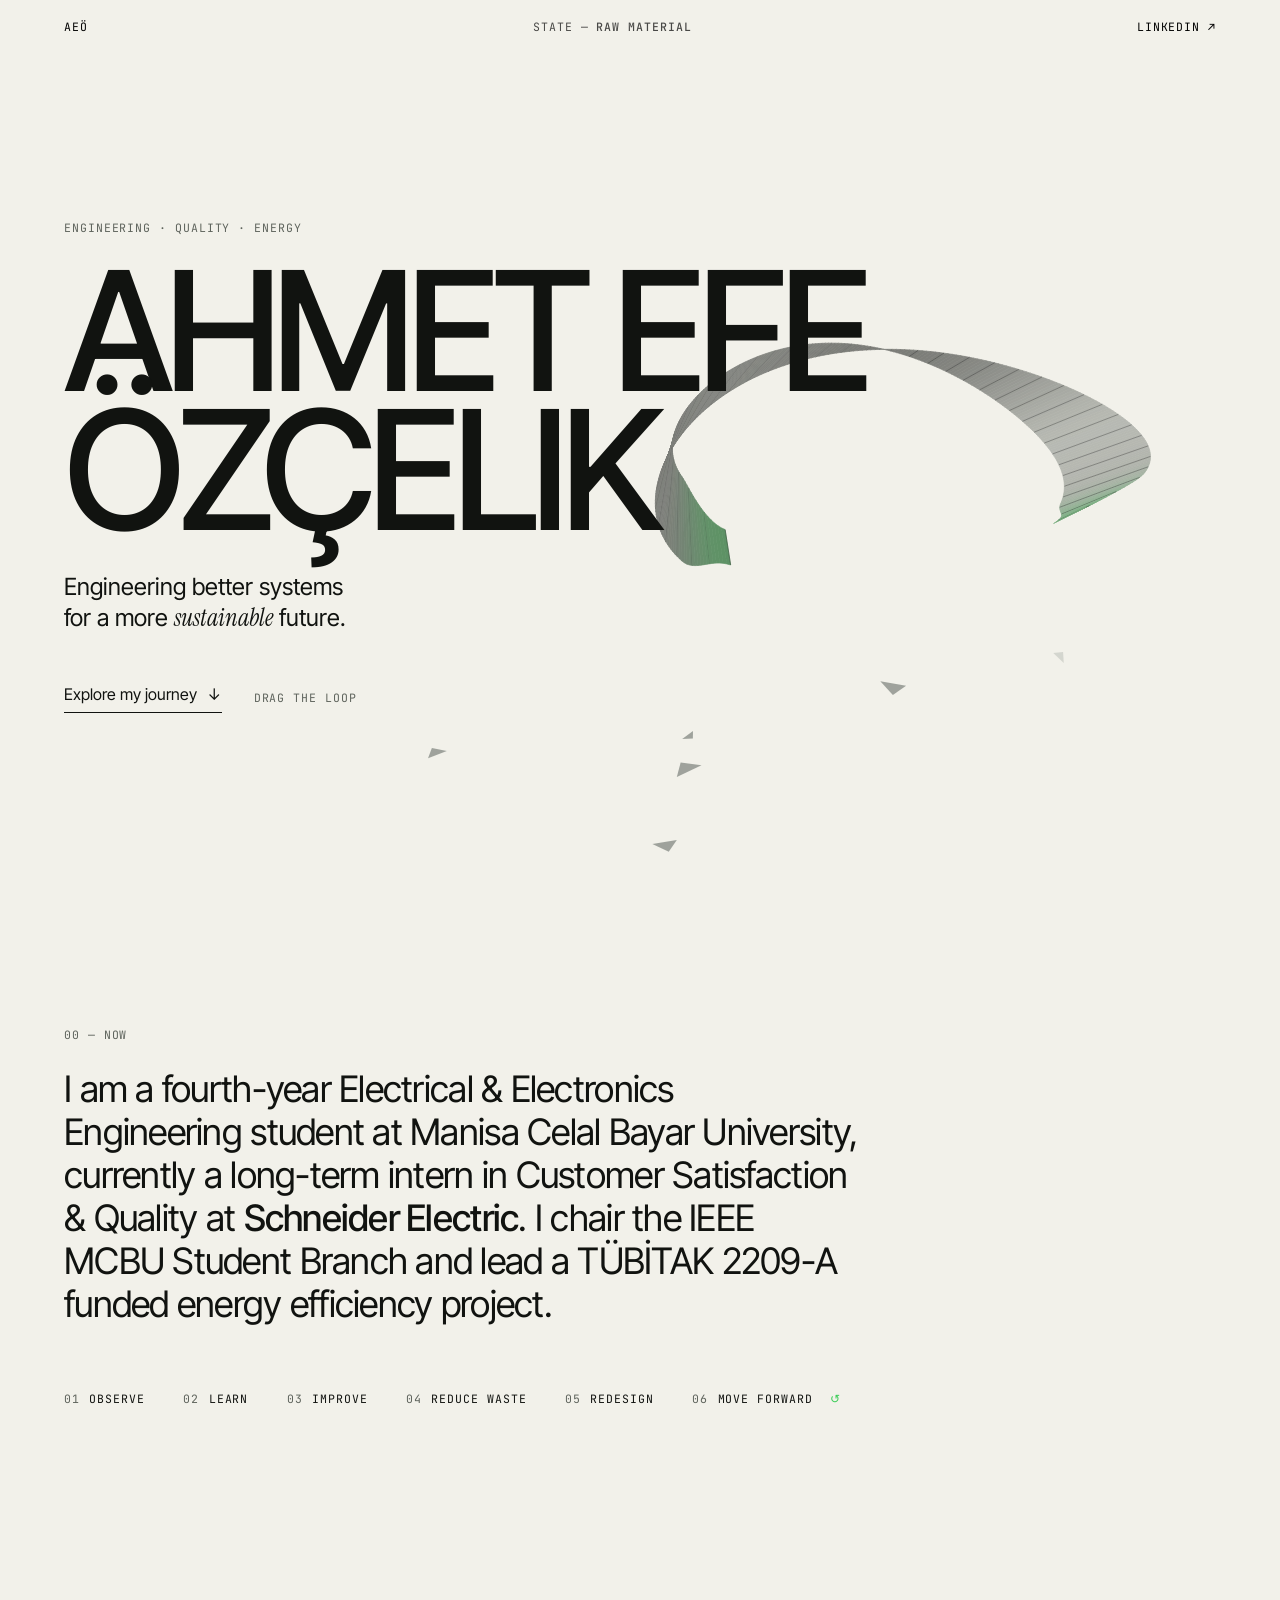
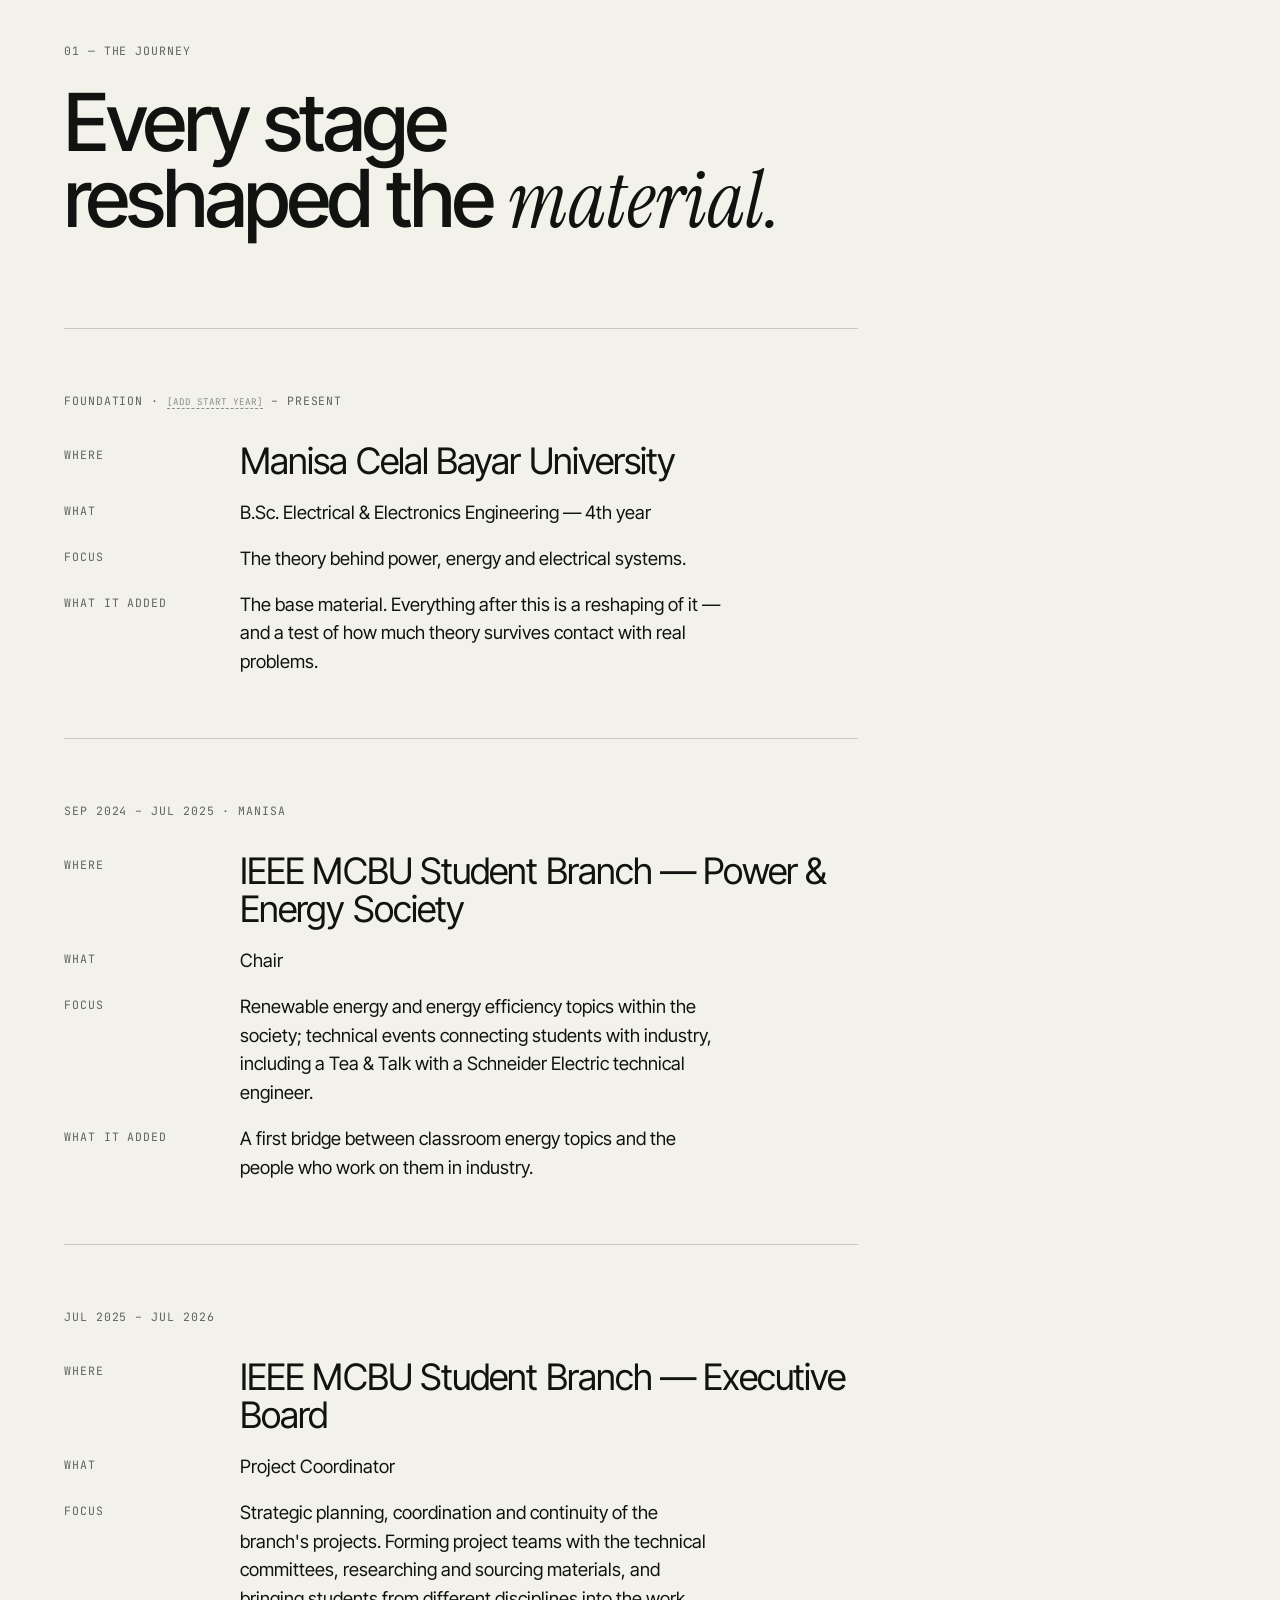
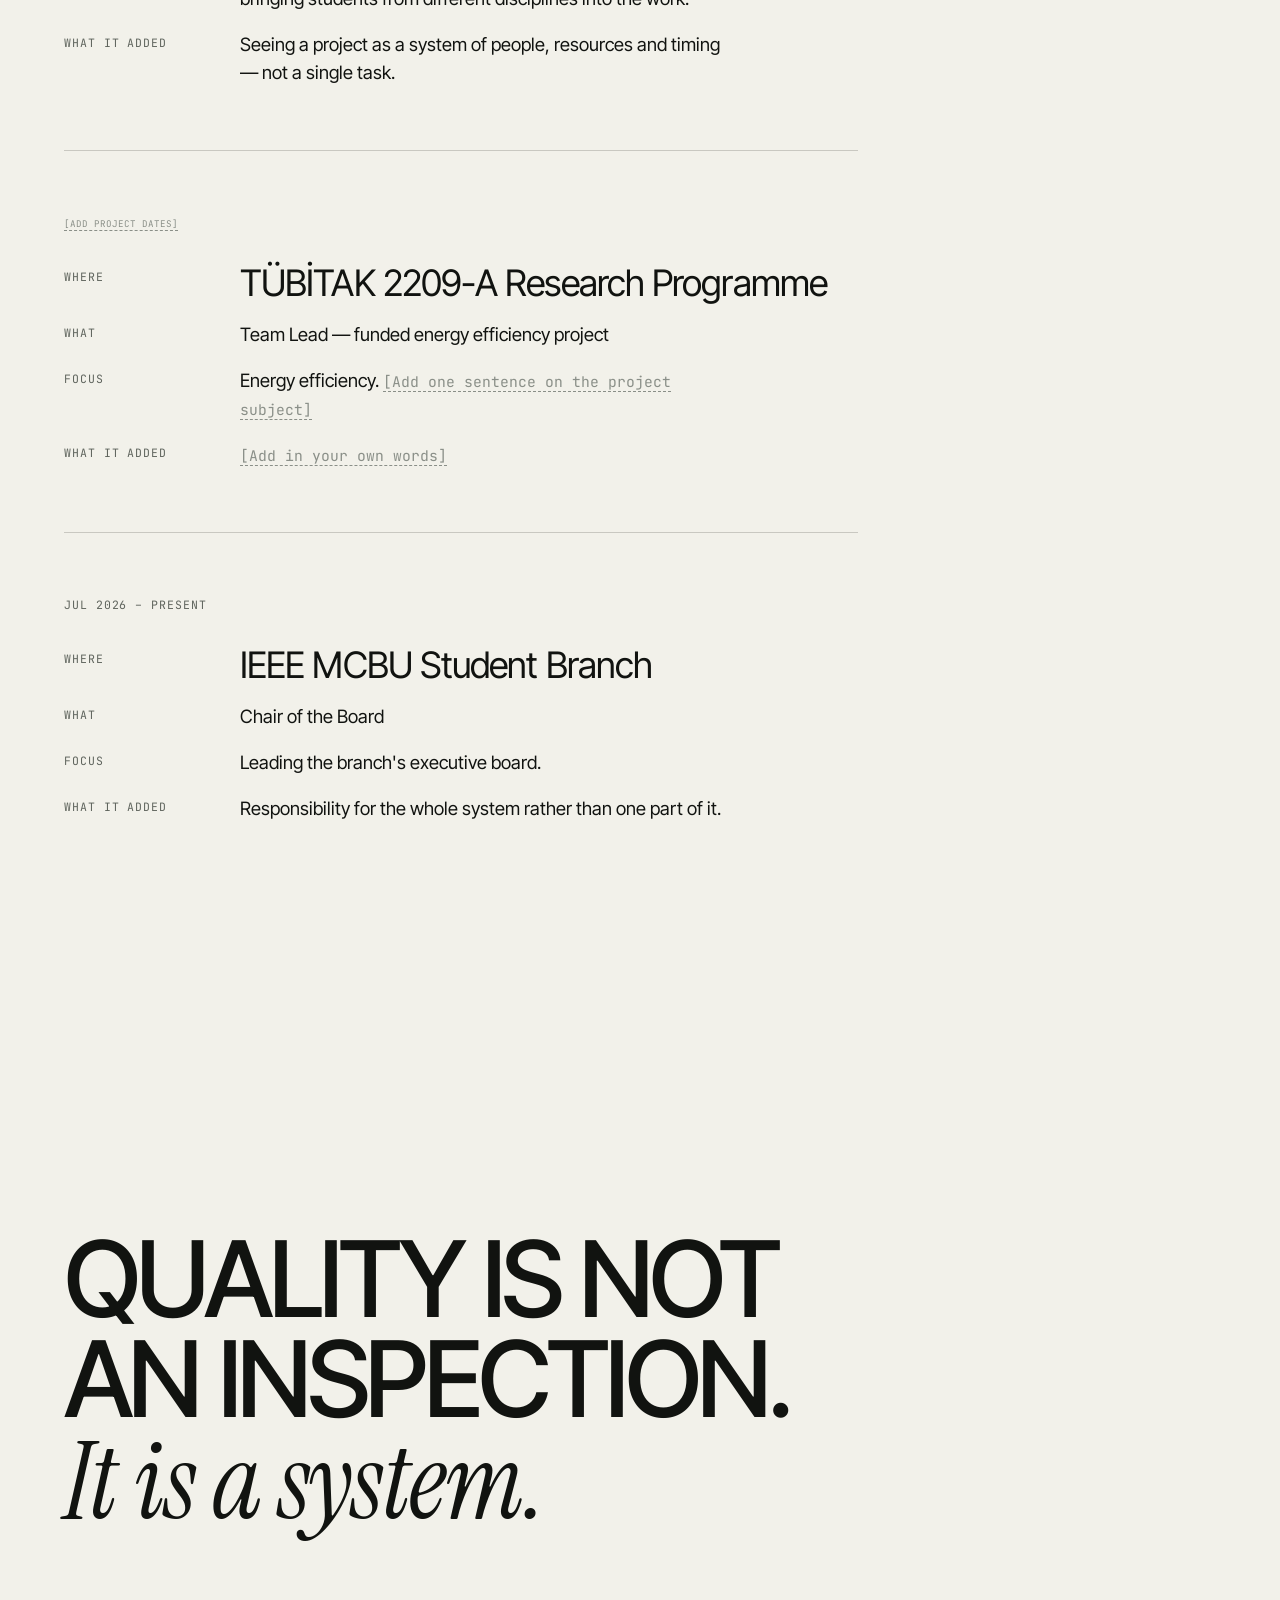
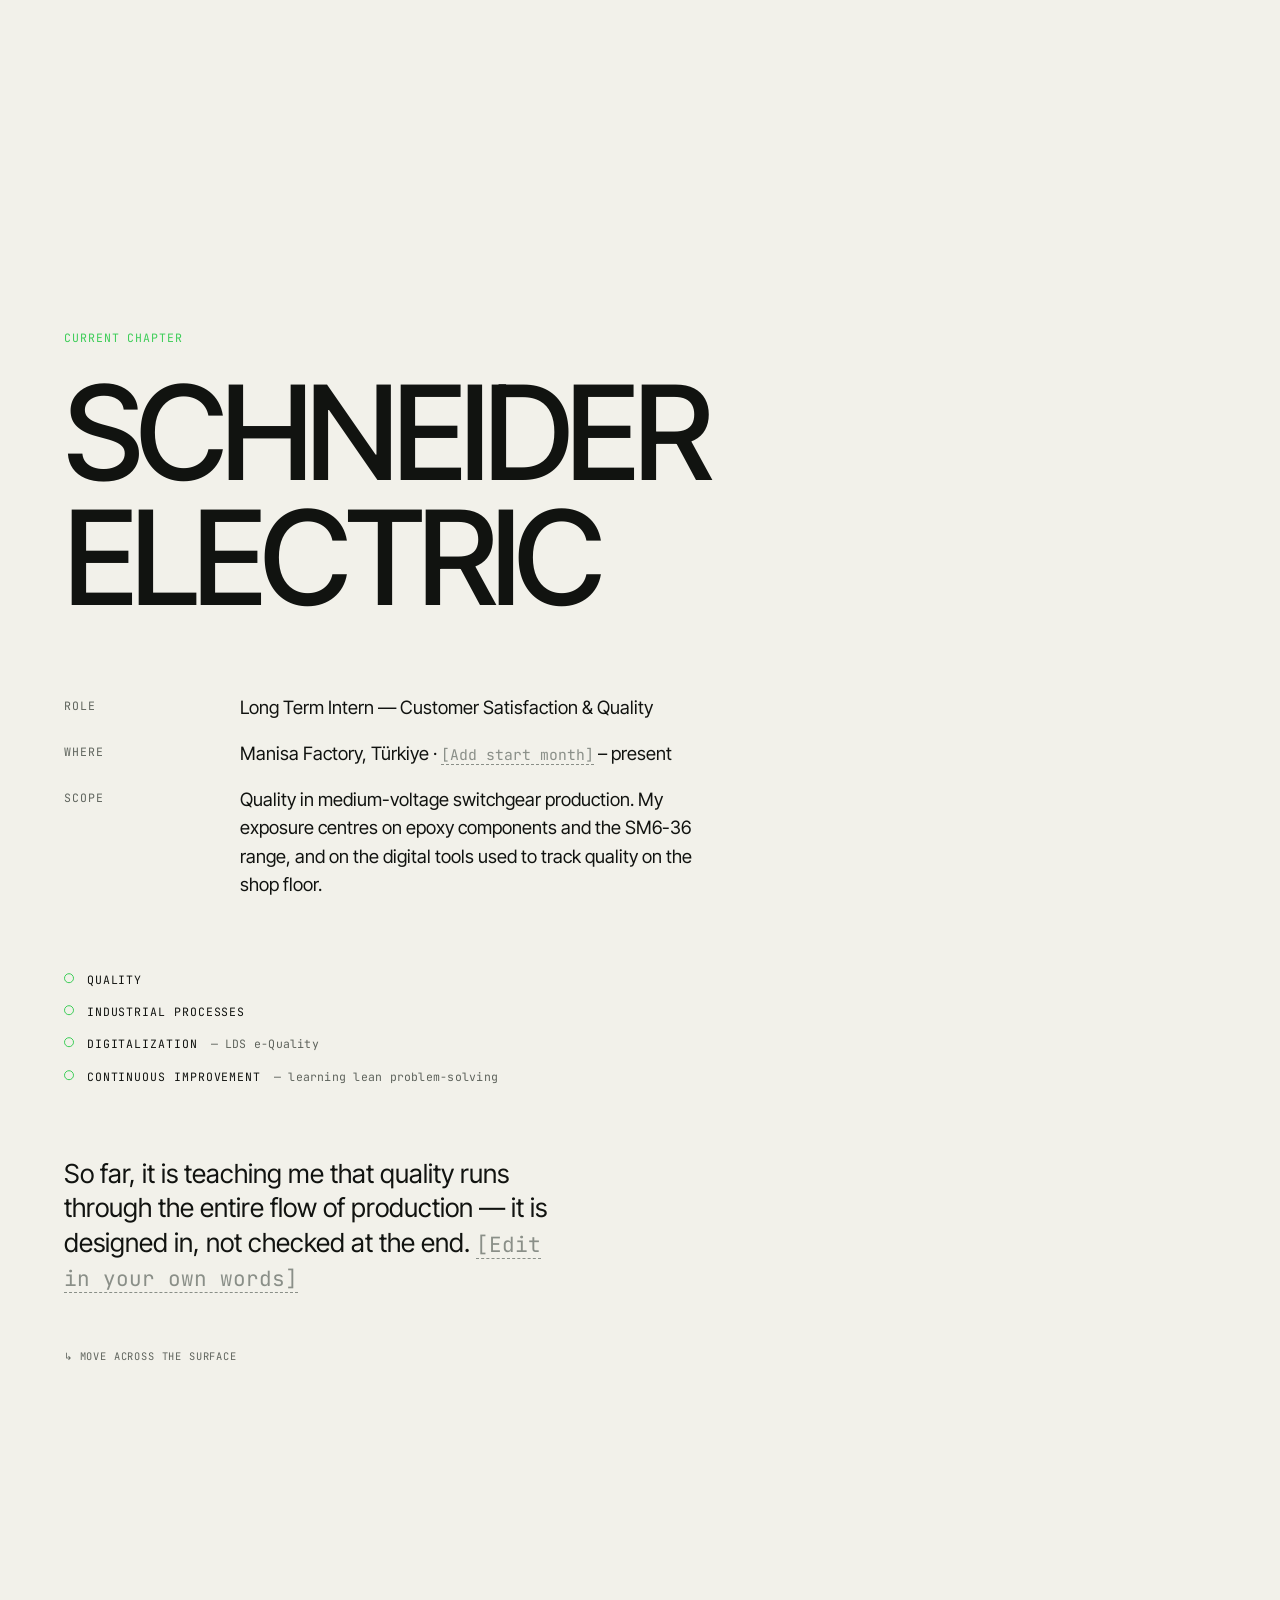
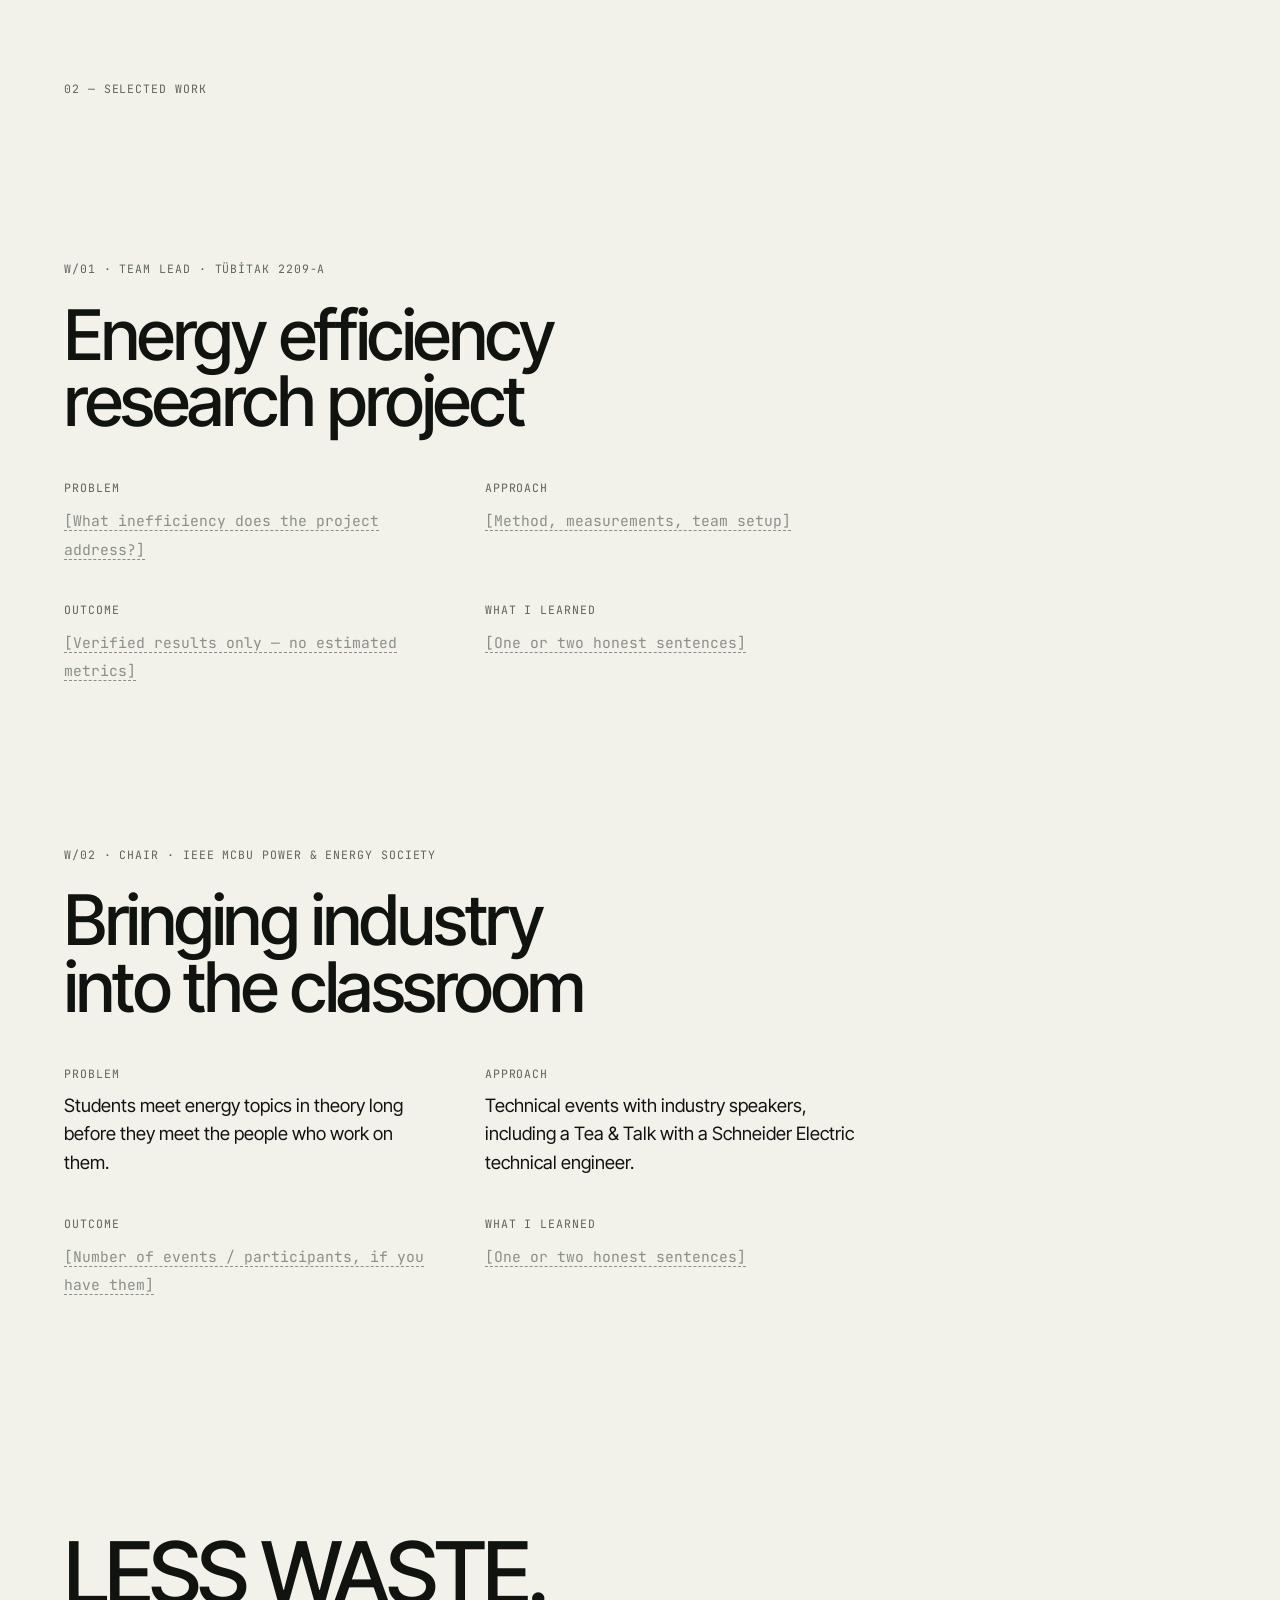
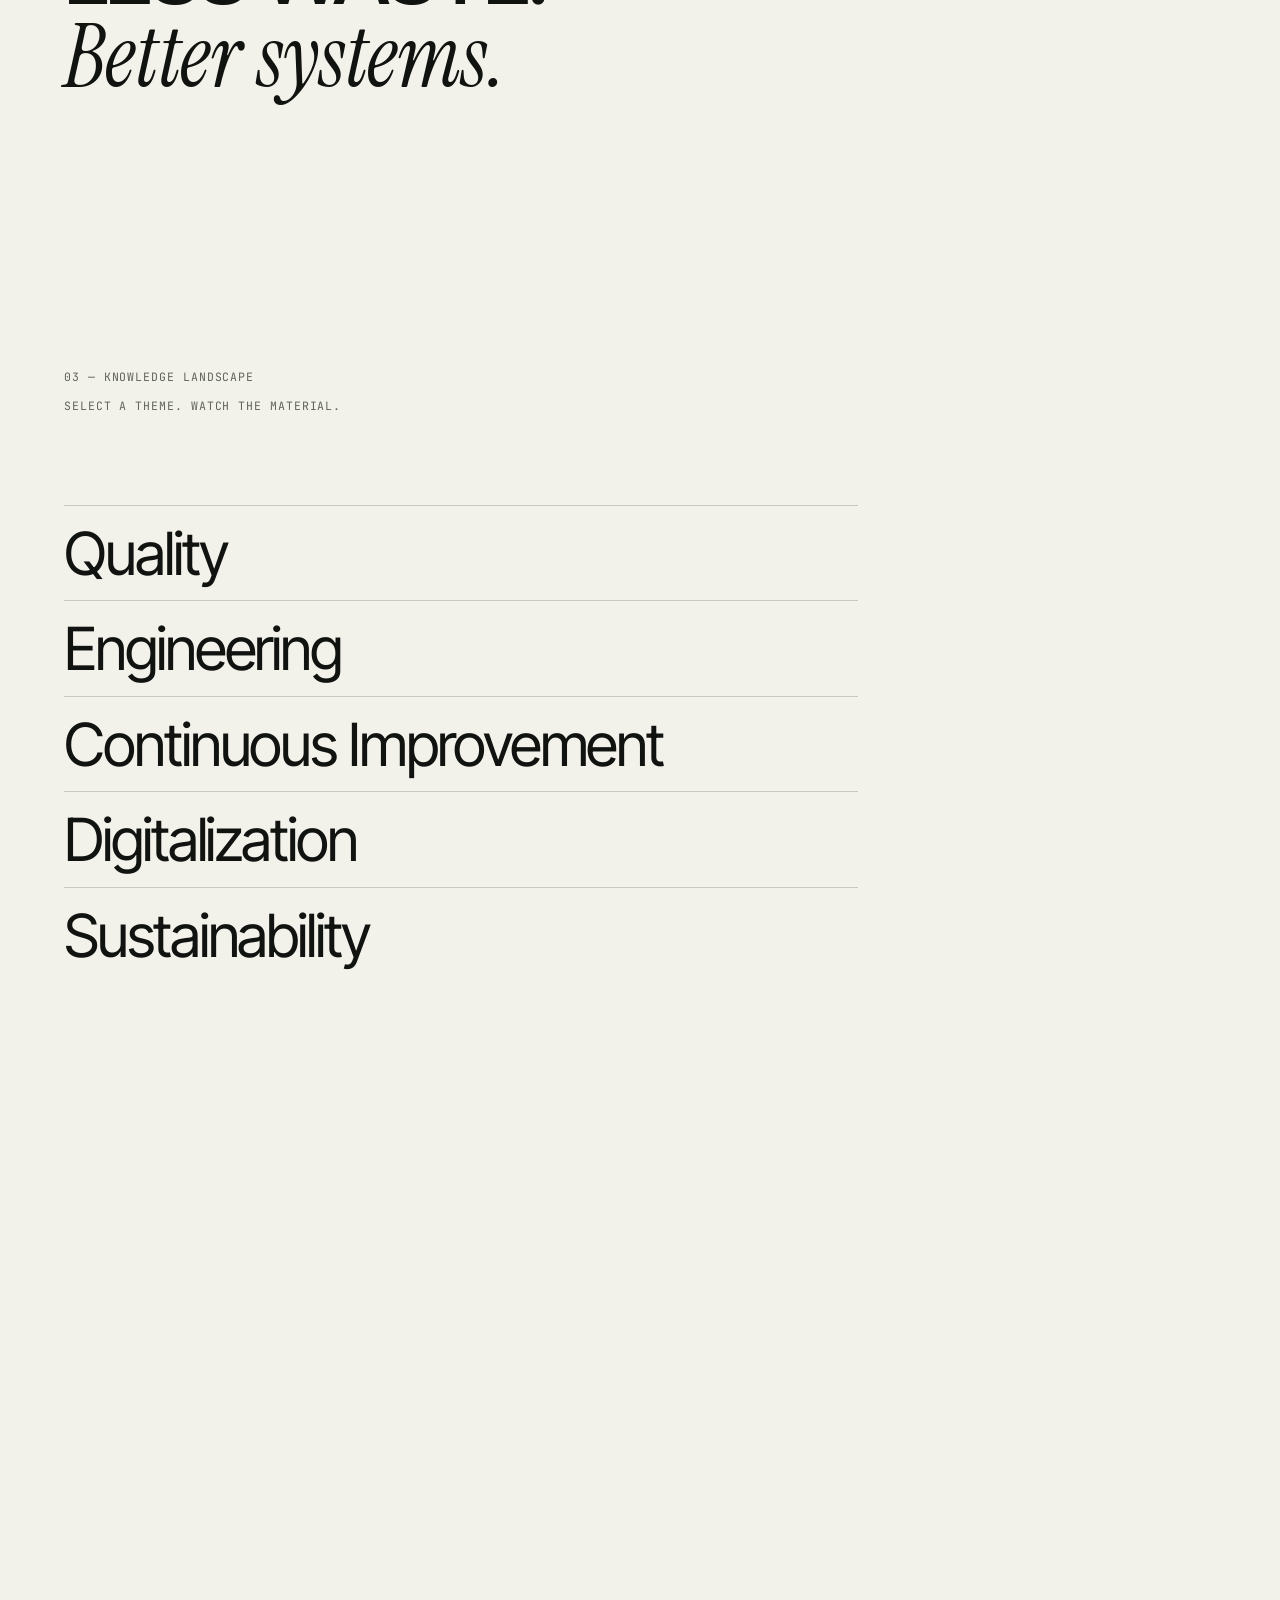
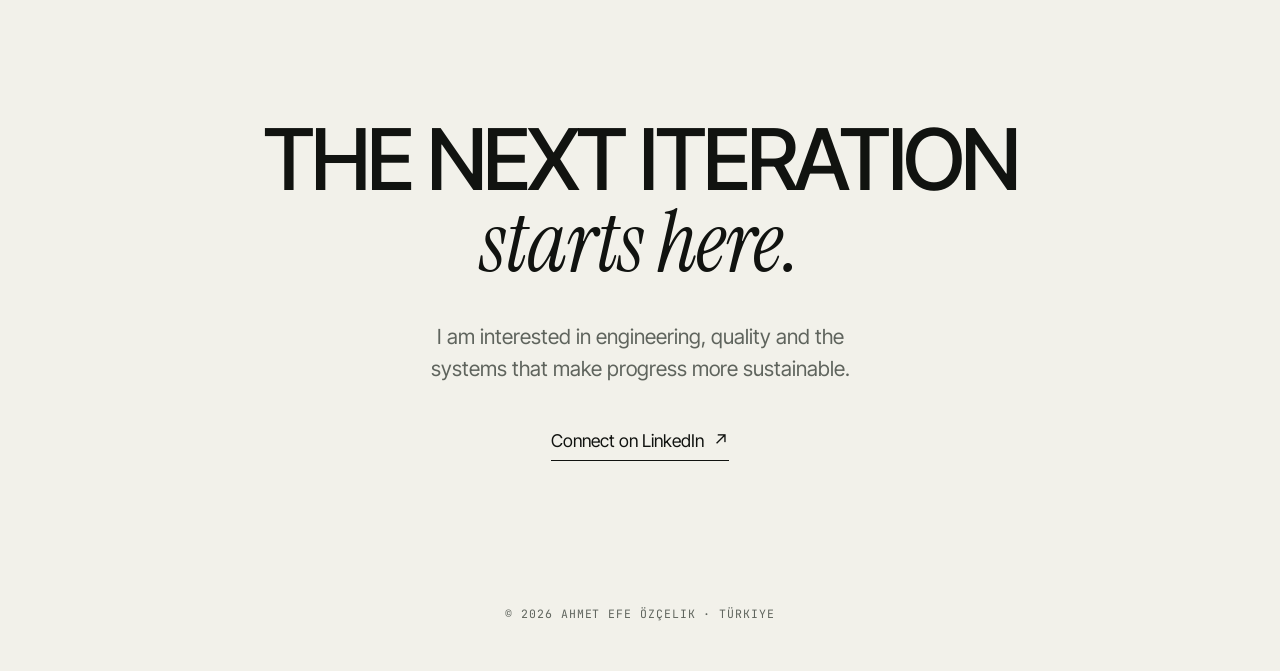
<file: ahmet-efe-ozcelik-portfolio/index.html>
<!doctype html>
<html lang="en">
<head>
<meta charset="utf-8">
<meta name="viewport" content="width=device-width, initial-scale=1">
<title>Ahmet Efe Özçelik — Progress, in a Loop</title>
<meta name="description" content="Ahmet Efe Özçelik — Electrical & Electronics Engineering student, long-term intern in Customer Satisfaction & Quality at Schneider Electric, Chair of the IEEE MCBU Student Branch. Engineering, quality and sustainability as one continuous loop.">
<meta name="author" content="Ahmet Efe Özçelik">
<meta name="theme-color" content="#111310">
<meta property="og:type" content="profile">
<meta property="og:title" content="Ahmet Efe Özçelik — Progress, in a Loop">
<meta property="og:description" content="Engineering better systems for a more sustainable future.">
<!-- EDIT: after publishing, set your real address, e.g. https://USERNAME.github.io/ -->
<meta property="og:url" content="https://USERNAME.github.io/">
<link rel="icon" href="assets/favicon.svg" type="image/svg+xml">
<link rel="preconnect" href="https://fonts.googleapis.com">
<link rel="preconnect" href="https://fonts.gstatic.com" crossorigin>
<link href="https://fonts.googleapis.com/css2?family=Inter+Tight:wght@400;500;600&family=Instrument+Serif:ital@0;1&family=JetBrains+Mono:wght@400;500&display=swap" rel="stylesheet">
<link rel="stylesheet" href="styles.css">
<script>document.documentElement.classList.add('js')</script>
<script type="application/ld+json">
{"@context":"https://schema.org","@type":"Person","name":"Ahmet Efe Özçelik",
"jobTitle":"Long Term Intern, Customer Satisfaction & Quality",
"worksFor":{"@type":"Organization","name":"Schneider Electric"},
"alumniOf":{"@type":"CollegeOrUniversity","name":"Manisa Celal Bayar University"},
"sameAs":["https://www.linkedin.com/in/ahmet-efe-%C3%B6z%C3%A7elik"]}
</script>
</head>
<body>
<a class="skip" href="#journey">Skip to the journey</a>

<canvas id="loop" aria-hidden="true"></canvas>
<p id="reveal" class="reveal-msg" role="status" aria-live="polite"></p>

<header class="top">
  <a class="mono mark" href="#top" aria-label="Back to top">AEÖ</a>
  <span class="mono state" aria-hidden="true">State — <b id="stateName">Raw material</b></span>
  <a class="mono" href="https://www.linkedin.com/in/ahmet-efe-%C3%B6z%C3%A7elik" target="_blank" rel="noopener">LinkedIn ↗</a>
</header>

<main>

<!-- ============ HERO ============ -->
<section id="top" class="hero" data-state="0" data-layout="hero" data-tone="light" data-name="Raw material">
  <p class="mono label">Engineering · Quality · Energy</p>
  <h1 class="name"><span>Ahmet Efe</span><span>Özçelik</span></h1>
  <p class="lede">Engineering better systems<br>for a more <em>sustainable</em> future.</p>
  <div class="hero-foot">
    <a class="cta" href="#now">Explore my journey <span aria-hidden="true">↓</span></a>
    <span class="mono hint" aria-hidden="true">drag the loop</span>
  </div>
</section>

<!-- ============ NOW ============ -->
<section id="now" class="now" data-state="0.6" data-layout="side" data-tone="light" data-name="Raw material">
  <p class="mono label">00 — Now</p>
  <p class="big-para">
    I am a fourth-year Electrical &amp; Electronics Engineering student at Manisa Celal Bayar University,
    currently a long-term intern in Customer Satisfaction &amp; Quality at <strong>Schneider Electric</strong>.
    I chair the IEEE MCBU Student Branch and lead a TÜBİTAK 2209-A funded energy efficiency project.
  </p>
  <ol class="cycle mono" aria-label="How I work">
    <li><span>01</span>Observe</li>
    <li><span>02</span>Learn</li>
    <li><span>03</span>Improve</li>
    <li><span>04</span>Reduce waste</li>
    <li><span>05</span>Redesign</li>
    <li><span>06</span>Move forward<i aria-hidden="true">↺</i></li>
  </ol>
</section>

<!-- ============ THE JOURNEY ============ -->
<section id="journey" class="journey" data-state="0.8" data-layout="side" data-tone="light" data-name="Raw material">
  <header class="sec-head">
    <p class="mono label">01 — The Journey</p>
    <h2 class="display">Every stage<br>reshaped the <em>material.</em></h2>
  </header>

  <article class="step" data-state="0.8" data-layout="side" data-tone="light" data-name="Raw material">
    <p class="mono when">Foundation · <span class="ph">[Add start year]</span> – present</p>
    <dl>
      <dt class="mono">Where</dt><dd class="where">Manisa Celal Bayar University</dd>
      <dt class="mono">What</dt><dd>B.Sc. Electrical &amp; Electronics Engineering — 4th year</dd>
      <dt class="mono">Focus</dt><dd>The theory behind power, energy and electrical systems.</dd>
      <dt class="mono">What it added</dt><dd>The base material. Everything after this is a reshaping of it — and a test of how much theory survives contact with real problems.</dd>
    </dl>
  </article>

  <article class="step" data-state="1.3" data-layout="side" data-tone="light" data-name="Shaped">
    <p class="mono when">Sep 2024 – Jul 2025 · Manisa</p>
    <dl>
      <dt class="mono">Where</dt><dd class="where">IEEE MCBU Student Branch — Power &amp; Energy Society</dd>
      <dt class="mono">What</dt><dd>Chair</dd>
      <dt class="mono">Focus</dt><dd>Renewable energy and energy efficiency topics within the society; technical events connecting students with industry, including a Tea &amp; Talk with a Schneider Electric technical engineer.</dd>
      <dt class="mono">What it added</dt><dd>A first bridge between classroom energy topics and the people who work on them in industry.</dd>
    </dl>
  </article>

  <article class="step" data-state="1.9" data-layout="side" data-tone="light" data-name="Shaped">
    <p class="mono when">Jul 2025 – Jul 2026</p>
    <dl>
      <dt class="mono">Where</dt><dd class="where">IEEE MCBU Student Branch — Executive Board</dd>
      <dt class="mono">What</dt><dd>Project Coordinator</dd>
      <dt class="mono">Focus</dt><dd>Strategic planning, coordination and continuity of the branch's projects. Forming project teams with the technical committees, researching and sourcing materials, and bringing students from different disciplines into the work.</dd>
      <dt class="mono">What it added</dt><dd>Seeing a project as a system of people, resources and timing — not a single task.</dd>
    </dl>
  </article>

  <article class="step" data-state="2.3" data-layout="side" data-tone="light" data-name="Structured">
    <p class="mono when"><span class="ph">[Add project dates]</span></p>
    <dl>
      <dt class="mono">Where</dt><dd class="where">TÜBİTAK 2209-A Research Programme</dd>
      <dt class="mono">What</dt><dd>Team Lead — funded energy efficiency project</dd>
      <dt class="mono">Focus</dt><dd>Energy efficiency. <span class="ph">[Add one sentence on the project subject]</span></dd>
      <dt class="mono">What it added</dt><dd><span class="ph">[Add in your own words]</span></dd>
    </dl>
  </article>

  <article class="step" data-state="2.6" data-layout="side" data-tone="light" data-name="Structured">
    <p class="mono when">Jul 2026 – present</p>
    <dl>
      <dt class="mono">Where</dt><dd class="where">IEEE MCBU Student Branch</dd>
      <dt class="mono">What</dt><dd>Chair of the Board</dd>
      <dt class="mono">Focus</dt><dd>Leading the branch's executive board.</dd>
      <dt class="mono">What it added</dt><dd>Responsibility for the whole system rather than one part of it.</dd>
    </dl>
  </article>
</section>

<!-- ============ STATEMENT ============ -->
<section class="statement" data-state="2.85" data-layout="side" data-tone="dark" data-name="Engineered">
  <p class="display huge">Quality is not<br>an inspection.<br><em>It is a system.</em></p>
</section>

<!-- ============ SCHNEIDER ELECTRIC ============ -->
<section id="current" class="chapter" data-state="3.2" data-layout="side" data-tone="dark" data-name="Engineered">
  <canvas id="trail" aria-hidden="true"></canvas>
  <p class="mono label green">Current chapter</p>
  <h2 class="display chapter-title">Schneider<br>Electric</h2>
  <dl class="chapter-dl">
    <dt class="mono">Role</dt><dd>Long Term Intern — Customer Satisfaction &amp; Quality</dd>
    <dt class="mono">Where</dt><dd>Manisa Factory, Türkiye · <span class="ph">[Add start month]</span> – present</dd>
    <dt class="mono">Scope</dt><dd>Quality in medium-voltage switchgear production. My exposure centres on epoxy components and the SM6-36 range, and on the digital tools used to track quality on the shop floor.</dd>
  </dl>
  <ul class="themes mono" aria-label="Themes I am exposed to">
    <li>Quality</li>
    <li>Industrial processes</li>
    <li>Digitalization <small>— LDS e-Quality</small></li>
    <li>Continuous improvement <small>— learning lean problem-solving</small></li>
  </ul>
  <p class="chapter-note">So far, it is teaching me that quality runs through the entire flow of production — it is designed in, not checked at the end. <span class="ph">[Edit in your own words]</span></p>
  <p class="mono tiny" aria-hidden="true">↳ move across the surface</p>
</section>

<!-- ============ SELECTED WORK ============ -->
<section id="work" class="work" data-state="3.4" data-layout="side" data-tone="light" data-name="Engineered">
  <header class="sec-head">
    <p class="mono label">02 — Selected Work</p>
  </header>

  <article class="piece">
    <p class="mono idx">W/01 · Team Lead · TÜBİTAK 2209-A</p>
    <h3 class="display piece-title">Energy efficiency<br>research project</h3>
    <div class="pal">
      <div><p class="mono">Problem</p><p><span class="ph">[What inefficiency does the project address?]</span></p></div>
      <div><p class="mono">Approach</p><p><span class="ph">[Method, measurements, team setup]</span></p></div>
      <div><p class="mono">Outcome</p><p><span class="ph">[Verified results only — no estimated metrics]</span></p></div>
      <div><p class="mono">What I learned</p><p><span class="ph">[One or two honest sentences]</span></p></div>
    </div>
  </article>

  <article class="piece">
    <p class="mono idx">W/02 · Chair · IEEE MCBU Power &amp; Energy Society</p>
    <h3 class="display piece-title">Bringing industry<br>into the classroom</h3>
    <div class="pal">
      <div><p class="mono">Problem</p><p>Students meet energy topics in theory long before they meet the people who work on them.</p></div>
      <div><p class="mono">Approach</p><p>Technical events with industry speakers, including a Tea &amp; Talk with a Schneider Electric technical engineer.</p></div>
      <div><p class="mono">Outcome</p><p><span class="ph">[Number of events / participants, if you have them]</span></p></div>
      <div><p class="mono">What I learned</p><p><span class="ph">[One or two honest sentences]</span></p></div>
    </div>
  </article>

  <!-- EDIT: copy an <article class="piece"> block to add more work -->

  <p class="display efficiency">Less waste.<br><em>Better systems.</em></p>
</section>

<!-- ============ KNOWLEDGE LANDSCAPE ============ -->
<section id="knowledge" class="knowledge" data-state="3.6" data-layout="side" data-tone="light" data-name="Engineered">
  <header class="sec-head">
    <p class="mono label">03 — Knowledge Landscape</p>
    <p class="mono sub">Select a theme. Watch the material.</p>
  </header>
  <div class="land">
    <div class="theme">
      <button type="button" class="theme-btn" data-mode="quality" aria-expanded="false" aria-controls="k-quality">Quality</button>
      <ul id="k-quality" class="theme-list">
        <li>Customer satisfaction &amp; quality — Schneider Electric</li>
        <li>Medium-voltage switchgear quality (exposure)</li>
        <li class="ph">[Add verified certifications]</li>
      </ul>
    </div>
    <div class="theme">
      <button type="button" class="theme-btn" data-mode="engineering" aria-expanded="false" aria-controls="k-eng">Engineering</button>
      <ul id="k-eng" class="theme-list">
        <li>Electrical &amp; electronics engineering</li>
        <li>Power &amp; energy</li>
        <li class="ph">[Add verified technical skills]</li>
      </ul>
    </div>
    <div class="theme">
      <button type="button" class="theme-btn" data-mode="ci" aria-expanded="false" aria-controls="k-ci">Continuous Improvement</button>
      <ul id="k-ci" class="theme-list">
        <li>Lean problem-solving — currently learning (5S, Kaizen, root cause analysis)</li>
        <li class="ph">[Add completed trainings]</li>
      </ul>
    </div>
    <div class="theme">
      <button type="button" class="theme-btn" data-mode="digital" aria-expanded="false" aria-controls="k-dig">Digitalization</button>
      <ul id="k-dig" class="theme-list">
        <li>LDS e-Quality — digital quality tracking</li>
        <li class="ph">[Add tools / software]</li>
      </ul>
    </div>
    <div class="theme">
      <button type="button" class="theme-btn" data-mode="sustain" aria-expanded="false" aria-controls="k-sus">Sustainability</button>
      <ul id="k-sus" class="theme-list">
        <li>Energy efficiency — TÜBİTAK 2209-A project</li>
        <li>Renewable energy — IEEE Power &amp; Energy Society</li>
      </ul>
    </div>
  </div>
</section>

<!-- ============ ENDING ============ -->
<section id="end" class="ending" data-state="4" data-layout="center" data-tone="dark" data-name="Closed loop">
  <h2 class="display huge end-title">The next iteration<br><em>starts here.</em></h2>
  <p class="end-para">I am interested in engineering, quality and the systems that make progress more sustainable.</p>
  <a class="cta cta-end" href="https://www.linkedin.com/in/ahmet-efe-%C3%B6z%C3%A7elik" target="_blank" rel="noopener">Connect on LinkedIn <span aria-hidden="true">↗</span></a>
  <footer class="mono foot">© 2026 Ahmet Efe Özçelik · Türkiye</footer>
</section>

</main>
<script src="loop.js"></script>
</body>
</html>
</file>
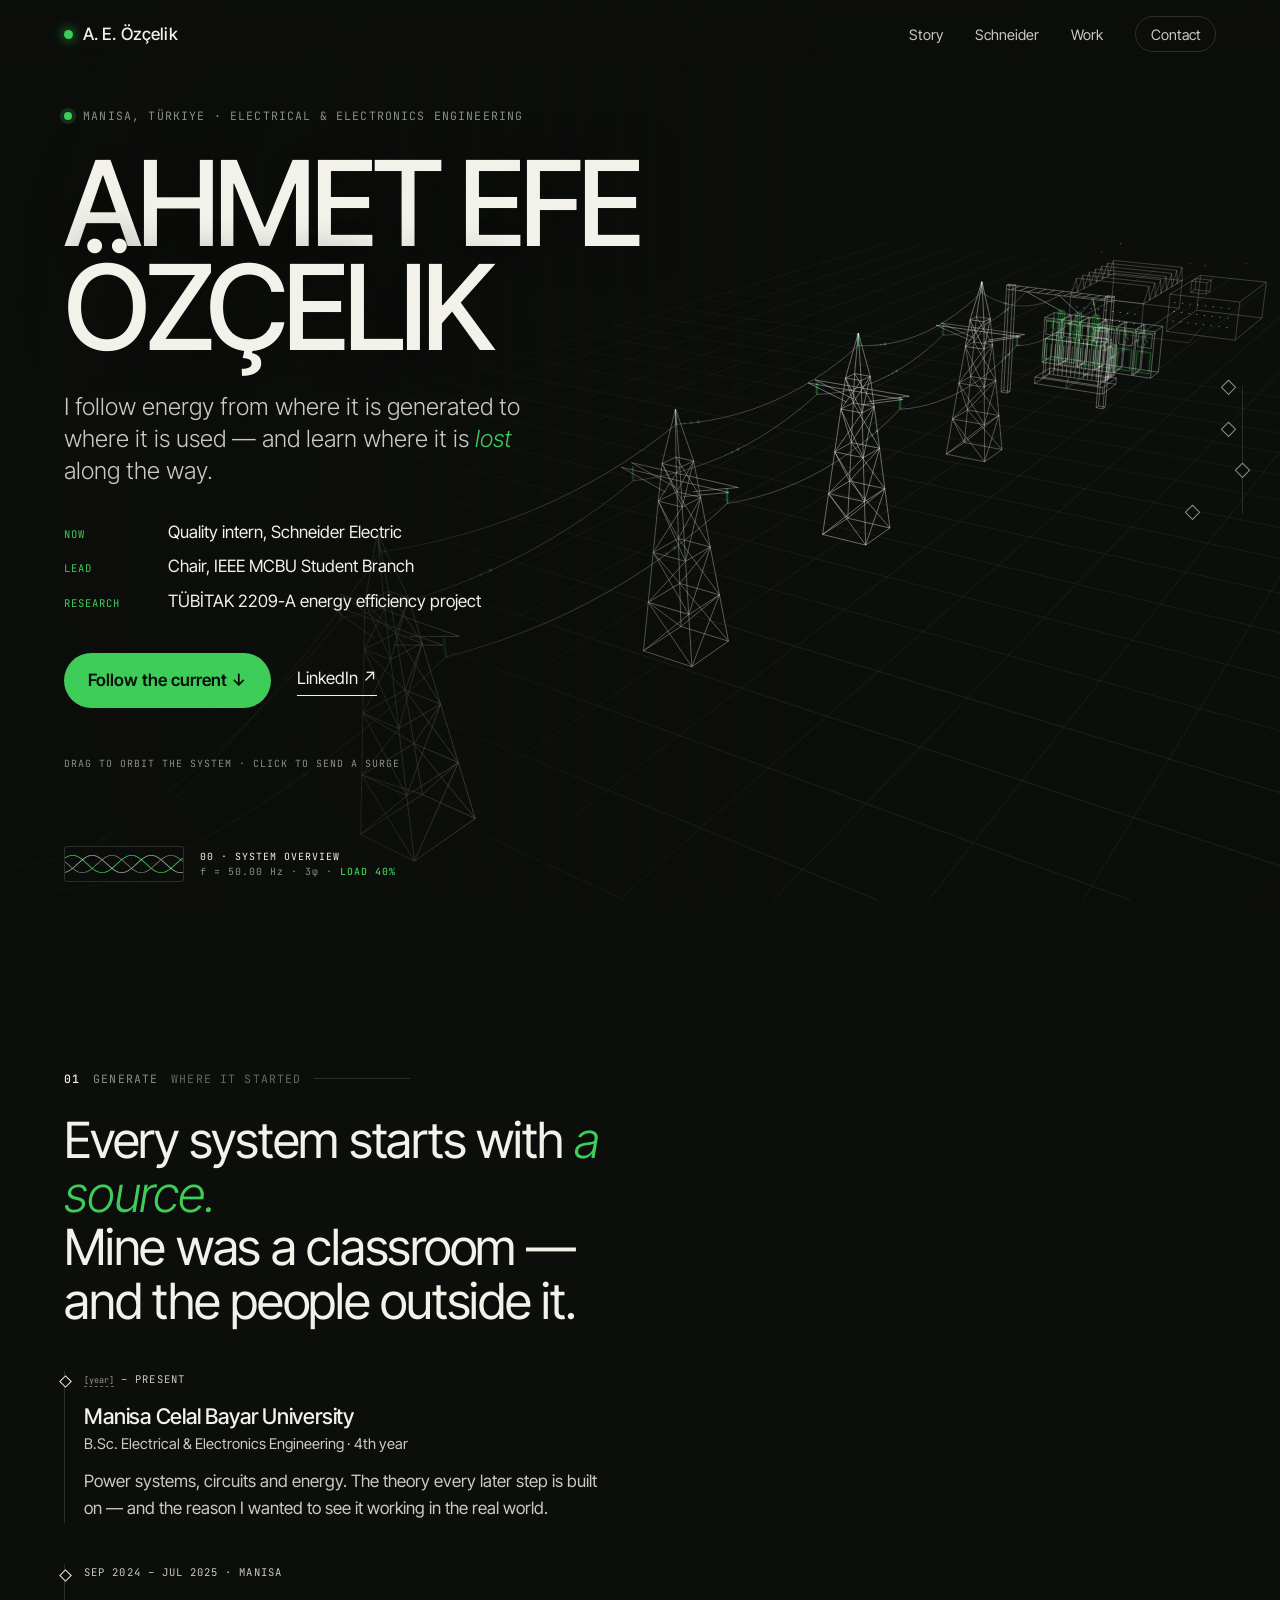
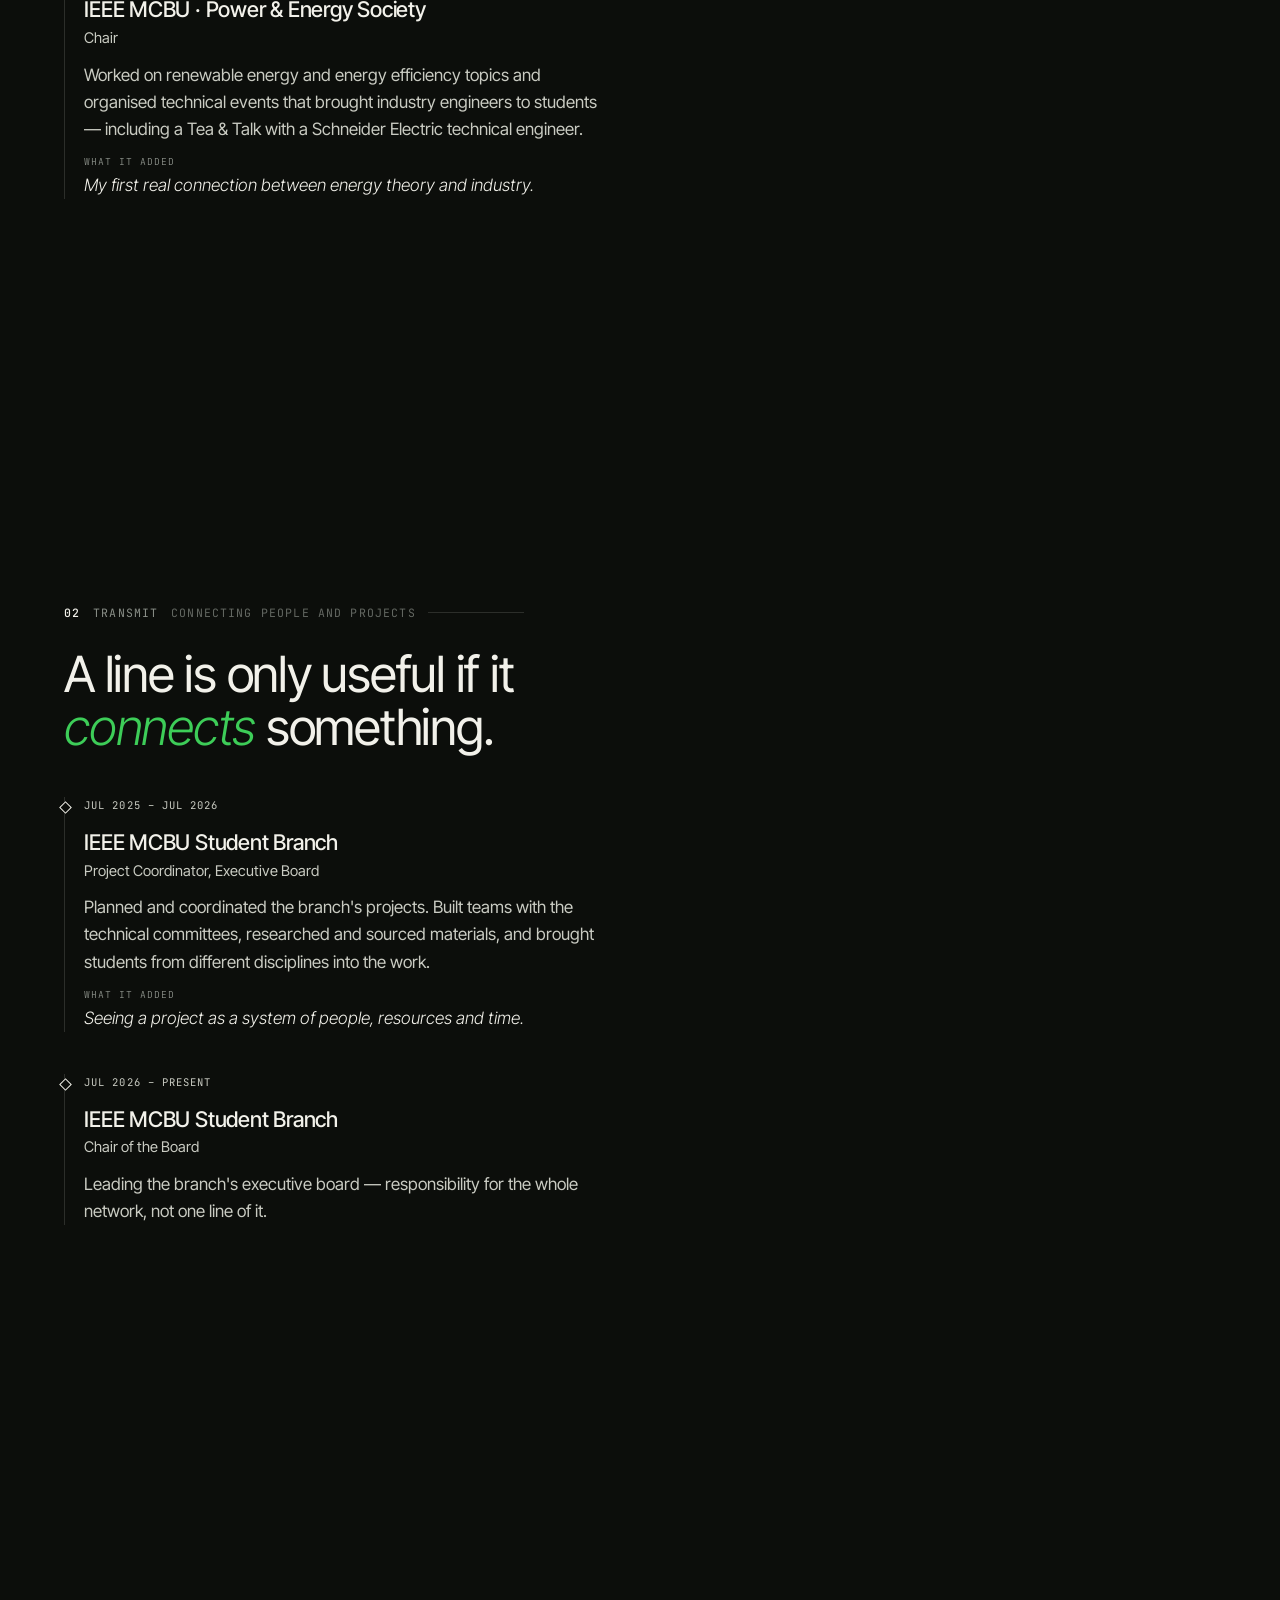
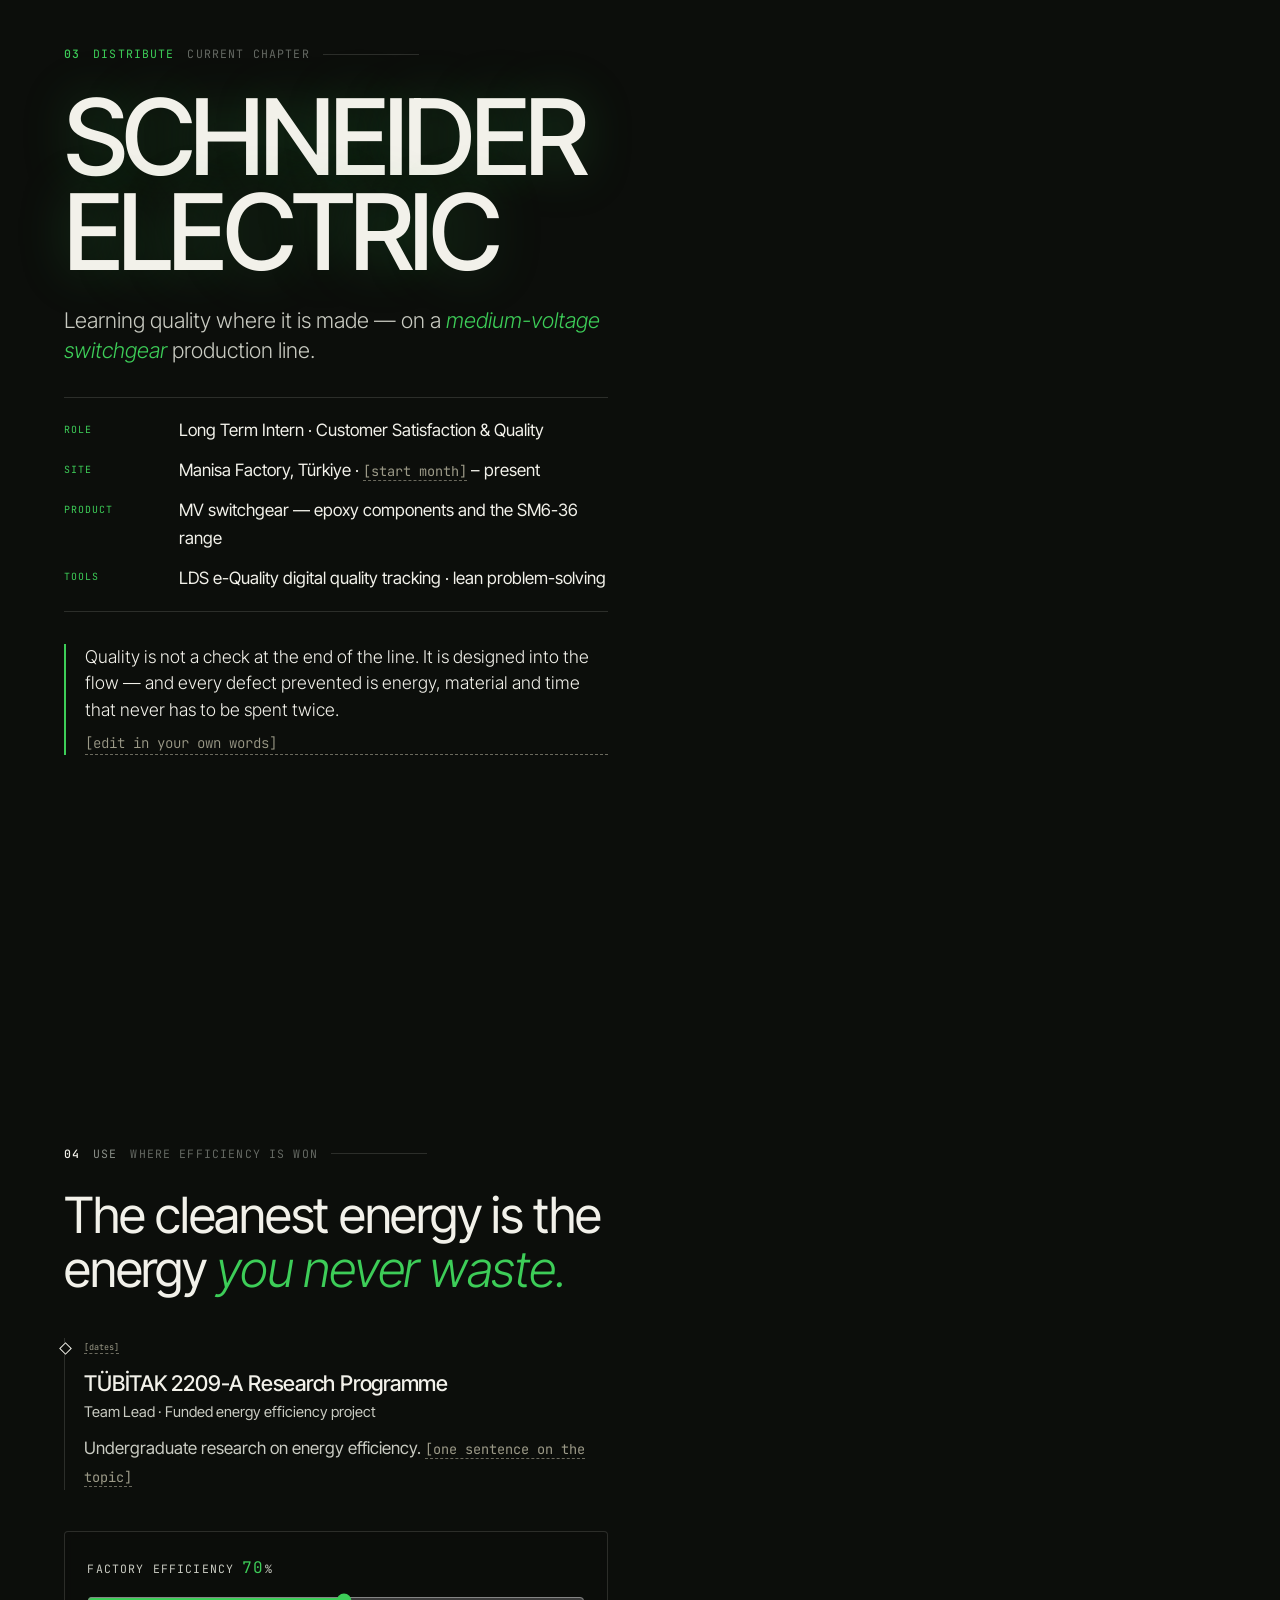
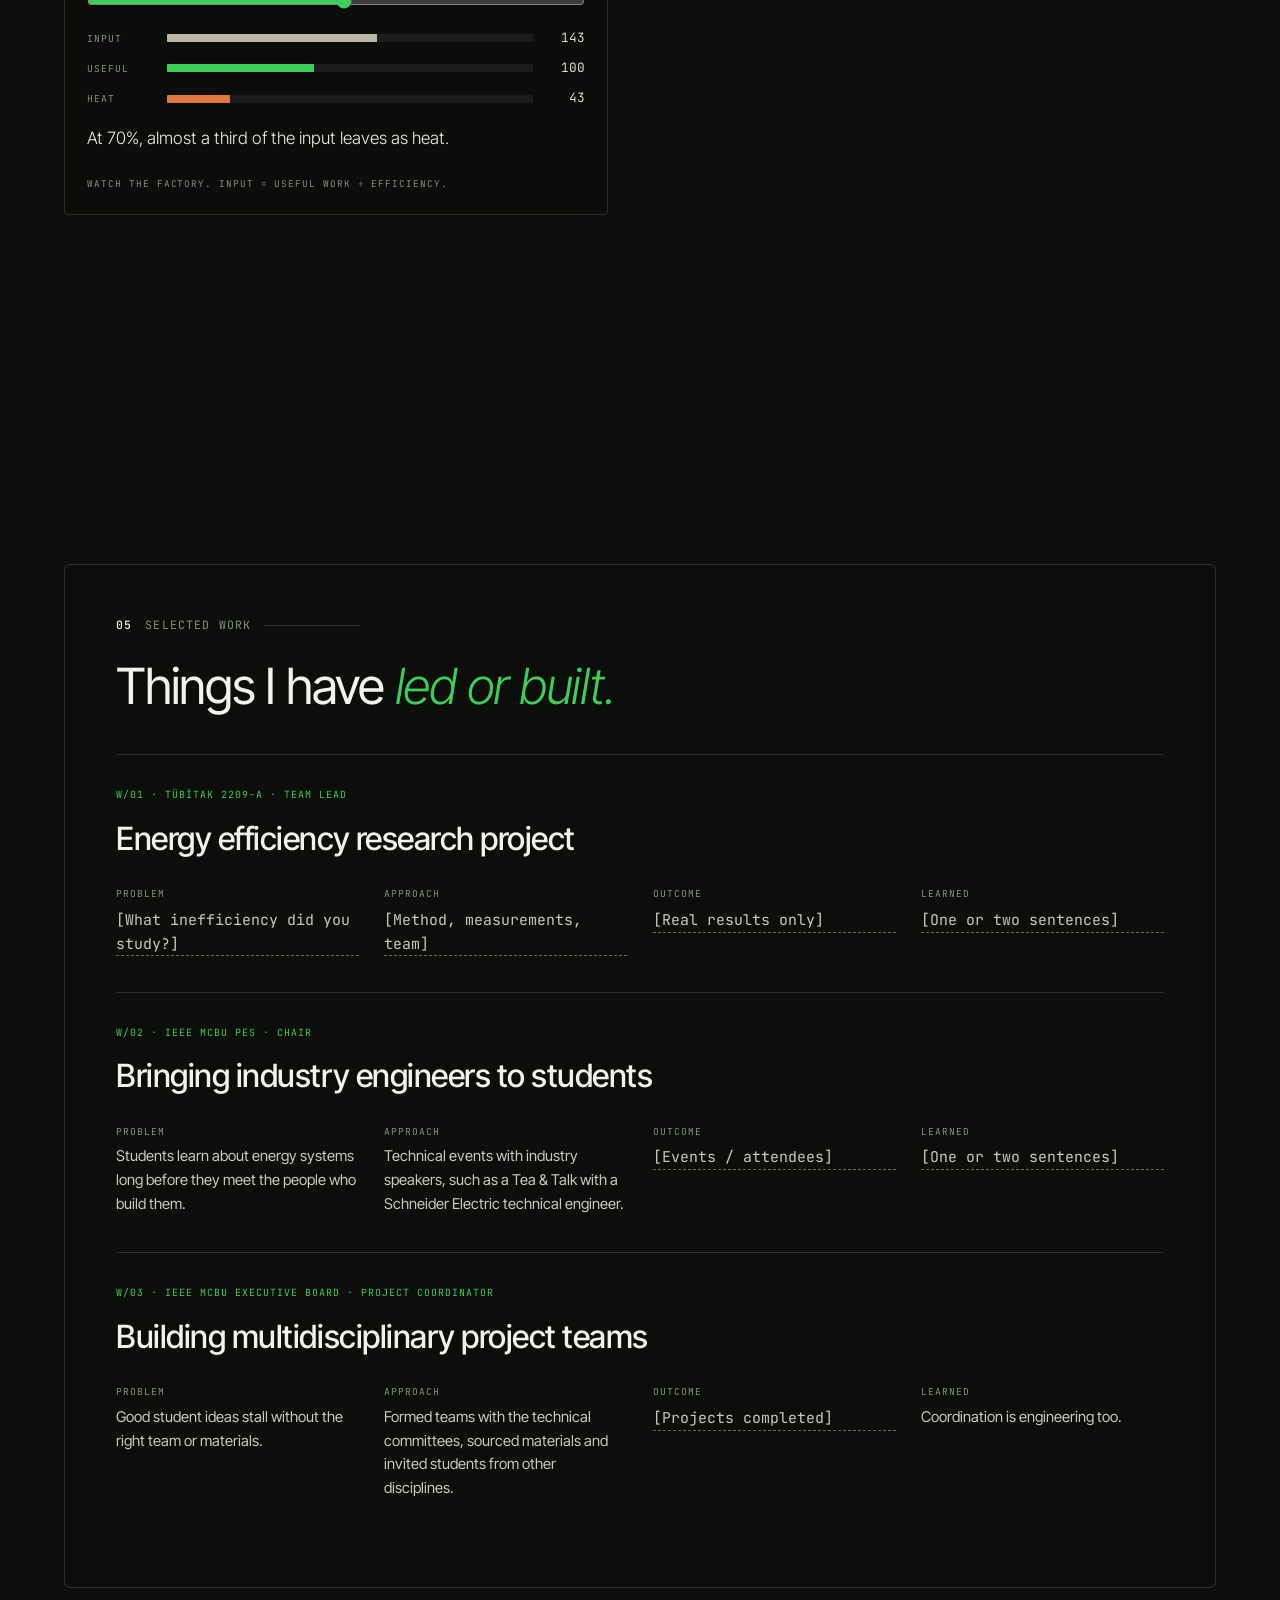
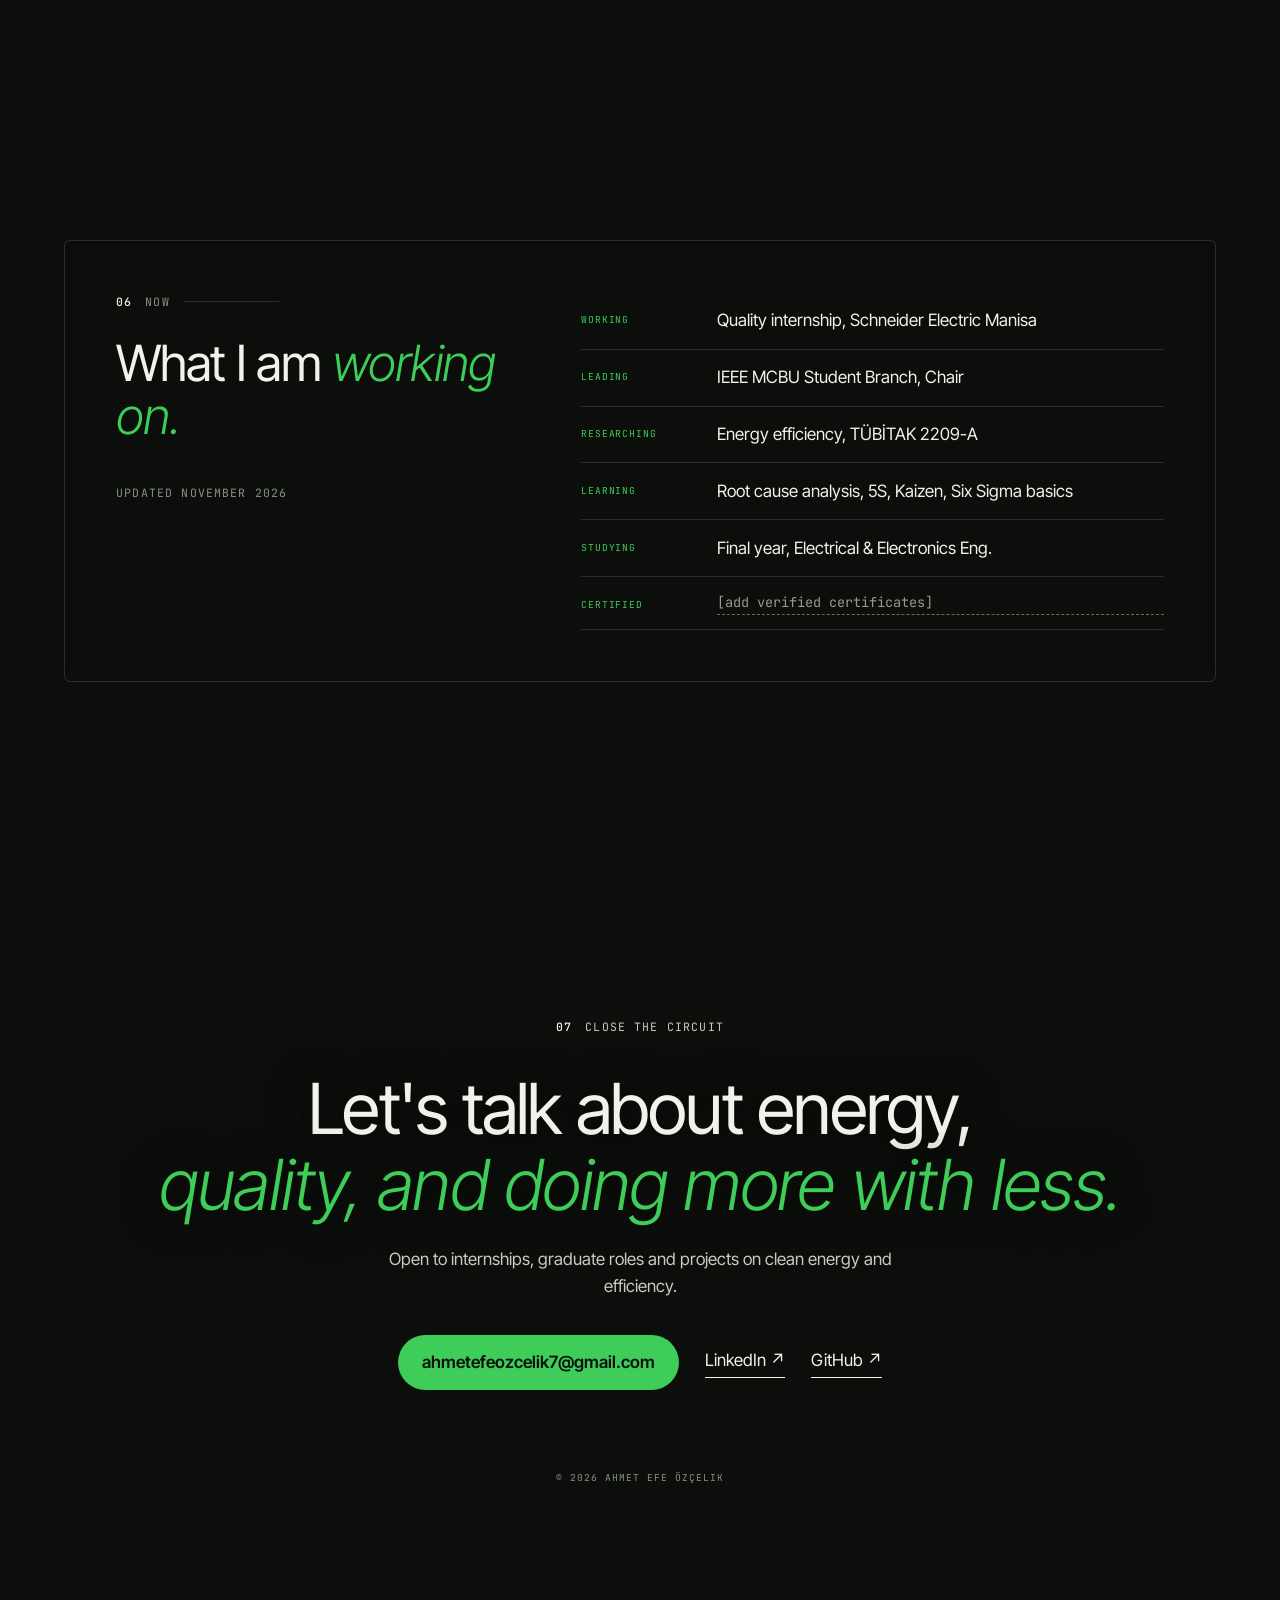
<file: ahmet-efe-ozcelik-site-v3/index.html>
<!doctype html>
<html lang="en">
<head>
<meta charset="utf-8">
<meta name="viewport" content="width=device-width, initial-scale=1">
<title>Ahmet Efe Özçelik — From generation to use</title>
<meta name="description" content="Ahmet Efe Özçelik — Electrical & Electronics Engineering student at Manisa Celal Bayar University, long-term quality intern at Schneider Electric, Chair of the IEEE MCBU Student Branch and team lead of a TÜBİTAK 2209-A energy efficiency project.">
<meta name="author" content="Ahmet Efe Özçelik">
<meta name="theme-color" content="#0C0E0B">
<meta property="og:type" content="profile">
<meta property="og:title" content="Ahmet Efe Özçelik — From generation to use">
<meta property="og:description" content="Electrical engineering student following energy from generation to use, and learning where it is lost.">
<link rel="icon" href="assets/favicon.svg" type="image/svg+xml">
<link rel="preconnect" href="https://fonts.googleapis.com">
<link rel="preconnect" href="https://fonts.gstatic.com" crossorigin>
<link href="https://fonts.googleapis.com/css2?family=Inter+Tight:ital,wght@0,300;0,400;0,500;0,600;1,300&family=JetBrains+Mono:wght@400;500&display=swap" rel="stylesheet">
<link rel="stylesheet" href="styles.css">
<script>document.documentElement.classList.add('js')</script>
<script type="application/ld+json">
{"@context":"https://schema.org","@type":"Person","name":"Ahmet Efe Özçelik",
"jobTitle":"Long Term Intern, Customer Satisfaction & Quality",
"worksFor":{"@type":"Organization","name":"Schneider Electric"},
"alumniOf":{"@type":"CollegeOrUniversity","name":"Manisa Celal Bayar University"},
"email":"mailto:ahmetefeozcelik7@gmail.com",
"sameAs":["https://www.linkedin.com/in/ahmet-efe-%C3%B6z%C3%A7elik","https://github.com/SnAhmetEfe"]}
</script>
</head>
<body>
<a class="skip" href="#main">Skip to content</a>

<!-- 3D power system: generator → transmission → MV substation → factory -->
<canvas id="grid3d" aria-hidden="true"></canvas>
<div class="shade" aria-hidden="true"></div>

<header class="bar">
  <a href="#top" class="brand"><span class="brand-dot"></span>A. E. Özçelik</a>
  <nav aria-label="Sections">
    <a href="#generate">Story</a>
    <a href="#distribute">Schneider</a>
    <a href="#work">Work</a>
    <a href="#contact" class="nav-cta">Contact</a>
  </nav>
</header>

<!-- single-line diagram navigation -->
<nav class="sld" aria-label="Stages">
  <a href="#generate" data-for="generate"><i></i><span>Generate</span></a>
  <a href="#transmit" data-for="transmit"><i></i><span>Transmit</span></a>
  <a href="#distribute" data-for="distribute"><i></i><span>Distribute</span></a>
  <a href="#use" data-for="use"><i></i><span>Use</span></a>
</nav>

<!-- HUD -->
<div class="hud" aria-hidden="true">
  <canvas id="scope" width="200" height="60"></canvas>
  <div class="hud-read">
    <span id="hudStage">00 · SYSTEM OVERVIEW</span>
    <span>f = 50.00 Hz · 3φ · <b id="hudLoad">LOAD 40%</b></span>
  </div>
</div>

<main id="main">

<!-- ================= HERO ================= -->
<section id="top" class="hero" data-cam="hero" data-stage="00 · SYSTEM OVERVIEW">
  <p class="mono kicker"><span class="live"></span>Manisa, Türkiye · Electrical &amp; Electronics Engineering</p>
  <h1 class="name">Ahmet Efe<br>Özçelik</h1>
  <p class="lede">I follow energy from where it is generated to where it is used — and learn where it is <em>lost</em> along the way.</p>
  <ul class="facts">
    <li><span class="mono">Now</span>Quality intern, Schneider Electric</li>
    <li><span class="mono">Lead</span>Chair, IEEE MCBU Student Branch</li>
    <li><span class="mono">Research</span>TÜBİTAK 2209-A energy efficiency project</li>
  </ul>
  <div class="hero-cta">
    <a class="btn" href="#generate">Follow the current ↓</a>
    <a class="link" href="https://www.linkedin.com/in/ahmet-efe-%C3%B6z%C3%A7elik" target="_blank" rel="noopener">LinkedIn ↗</a>
  </div>
  <p class="mono hint">Drag to orbit the system · Click to send a surge</p>
</section>

<!-- ================= 01 GENERATE ================= -->
<section id="generate" class="stage" data-cam="gen" data-stage="01 · GENERATE">
  <div class="panel">
    <p class="mono step"><b>01</b> Generate <span>Where it started</span></p>
    <h2>Every system starts with <em>a source.</em><br>Mine was a classroom — and the people outside it.</h2>

    <div class="entry">
      <p class="mono when"><span class="ph">[year]</span> – present</p>
      <h3>Manisa Celal Bayar University</h3>
      <p class="role">B.Sc. Electrical &amp; Electronics Engineering · 4th year</p>
      <p>Power systems, circuits and energy. The theory every later step is built on — and the reason I wanted to see it working in the real world.</p>
    </div>

    <div class="entry">
      <p class="mono when">Sep 2024 – Jul 2025 · Manisa</p>
      <h3>IEEE MCBU · Power &amp; Energy Society</h3>
      <p class="role">Chair</p>
      <p>Worked on renewable energy and energy efficiency topics and organised technical events that brought industry engineers to students — including a Tea &amp; Talk with a Schneider Electric technical engineer.</p>
      <p class="added"><span class="mono">What it added</span>My first real connection between energy theory and industry.</p>
    </div>
  </div>
</section>

<!-- ================= 02 TRANSMIT ================= -->
<section id="transmit" class="stage" data-cam="tx" data-stage="02 · TRANSMIT">
  <div class="panel">
    <p class="mono step"><b>02</b> Transmit <span>Connecting people and projects</span></p>
    <h2>A line is only useful if it <em>connects</em> something.</h2>

    <div class="entry">
      <p class="mono when">Jul 2025 – Jul 2026</p>
      <h3>IEEE MCBU Student Branch</h3>
      <p class="role">Project Coordinator, Executive Board</p>
      <p>Planned and coordinated the branch's projects. Built teams with the technical committees, researched and sourced materials, and brought students from different disciplines into the work.</p>
      <p class="added"><span class="mono">What it added</span>Seeing a project as a system of people, resources and time.</p>
    </div>

    <div class="entry">
      <p class="mono when">Jul 2026 – present</p>
      <h3>IEEE MCBU Student Branch</h3>
      <p class="role">Chair of the Board</p>
      <p>Leading the branch's executive board — responsibility for the whole network, not one line of it.</p>
    </div>
  </div>
</section>

<!-- ================= 03 DISTRIBUTE — SCHNEIDER ================= -->
<section id="distribute" class="stage stage-key" data-cam="dist" data-stage="03 · DISTRIBUTE · MV">
  <div class="panel">
    <p class="mono step step-green"><b>03</b> Distribute <span>Current chapter</span></p>
    <h2 class="big">Schneider<br>Electric</h2>
    <p class="lead-in">Learning quality where it is made — on a <em>medium-voltage switchgear</em> production line.</p>
    <dl class="spec">
      <dt class="mono">Role</dt><dd>Long Term Intern · Customer Satisfaction &amp; Quality</dd>
      <dt class="mono">Site</dt><dd>Manisa Factory, Türkiye · <span class="ph">[start month]</span> – present</dd>
      <dt class="mono">Product</dt><dd>MV switchgear — epoxy components and the SM6-36 range</dd>
      <dt class="mono">Tools</dt><dd>LDS e-Quality digital quality tracking · lean problem-solving</dd>
    </dl>
    <blockquote class="quote">
      Quality is not a check at the end of the line. It is designed into the flow — and every defect prevented is energy, material and time that never has to be spent twice.
      <span class="ph">[edit in your own words]</span>
    </blockquote>
  </div>
</section>

<!-- ================= 04 USE ================= -->
<section id="use" class="stage" data-cam="use" data-stage="04 · USE · EFFICIENCY">
  <div class="panel">
    <p class="mono step"><b>04</b> Use <span>Where efficiency is won</span></p>
    <h2>The cleanest energy is the energy <em>you never waste.</em></h2>

    <div class="entry">
      <p class="mono when"><span class="ph">[dates]</span></p>
      <h3>TÜBİTAK 2209-A Research Programme</h3>
      <p class="role">Team Lead · Funded energy efficiency project</p>
      <p>Undergraduate research on energy efficiency. <span class="ph">[one sentence on the topic]</span></p>
    </div>

    <div class="eff">
      <label for="eta" class="mono eff-label">Factory efficiency <output id="etaOut" for="eta">70</output>%</label>
      <input id="eta" type="range" min="40" max="98" value="70">
      <div class="eff-rows">
        <div><span class="mono">Input</span><i><b id="bIn"></b></i><em id="vIn">143</em></div>
        <div><span class="mono">Useful</span><i><b class="g" style="width:40%"></b></i><em>100</em></div>
        <div><span class="mono">Heat</span><i><b id="bLoss" class="h"></b></i><em id="vLoss">43</em></div>
      </div>
      <p id="effMsg" class="eff-msg" aria-live="polite"></p>
      <p class="mono eff-note">Watch the factory. Input = useful work ÷ efficiency.</p>
    </div>
  </div>
</section>

<!-- ================= SELECTED WORK ================= -->
<section id="work" class="wide" data-cam="over" data-stage="05 · SELECTED WORK">
  <div class="wide-inner">
    <p class="mono step"><b>05</b> Selected work</p>
    <h2>Things I have <em>led or built.</em></h2>

    <article class="case">
      <p class="mono case-n">W/01 · TÜBİTAK 2209-A · Team Lead</p>
      <h3>Energy efficiency research project</h3>
      <dl>
        <div><dt class="mono">Problem</dt><dd class="ph">[What inefficiency did you study?]</dd></div>
        <div><dt class="mono">Approach</dt><dd class="ph">[Method, measurements, team]</dd></div>
        <div><dt class="mono">Outcome</dt><dd class="ph">[Real results only]</dd></div>
        <div><dt class="mono">Learned</dt><dd class="ph">[One or two sentences]</dd></div>
      </dl>
    </article>

    <article class="case">
      <p class="mono case-n">W/02 · IEEE MCBU PES · Chair</p>
      <h3>Bringing industry engineers to students</h3>
      <dl>
        <div><dt class="mono">Problem</dt><dd>Students learn about energy systems long before they meet the people who build them.</dd></div>
        <div><dt class="mono">Approach</dt><dd>Technical events with industry speakers, such as a Tea &amp; Talk with a Schneider Electric technical engineer.</dd></div>
        <div><dt class="mono">Outcome</dt><dd class="ph">[Events / attendees]</dd></div>
        <div><dt class="mono">Learned</dt><dd class="ph">[One or two sentences]</dd></div>
      </dl>
    </article>

    <article class="case">
      <p class="mono case-n">W/03 · IEEE MCBU Executive Board · Project Coordinator</p>
      <h3>Building multidisciplinary project teams</h3>
      <dl>
        <div><dt class="mono">Problem</dt><dd>Good student ideas stall without the right team or materials.</dd></div>
        <div><dt class="mono">Approach</dt><dd>Formed teams with the technical committees, sourced materials and invited students from other disciplines.</dd></div>
        <div><dt class="mono">Outcome</dt><dd class="ph">[Projects completed]</dd></div>
        <div><dt class="mono">Learned</dt><dd>Coordination is engineering too.</dd></div>
      </dl>
    </article>
  </div>
</section>

<!-- ================= NOW ================= -->
<section id="now" class="wide" data-cam="over2" data-stage="06 · NOW">
  <div class="wide-inner now-grid">
    <div>
      <p class="mono step"><b>06</b> Now</p>
      <h2>What I am <em>working on.</em></h2>
      <p class="mono muted">Updated November 2026</p>
    </div>
    <ul class="now-list">
      <li><span class="mono">Working</span>Quality internship, Schneider Electric Manisa</li>
      <li><span class="mono">Leading</span>IEEE MCBU Student Branch, Chair</li>
      <li><span class="mono">Researching</span>Energy efficiency, TÜBİTAK 2209-A</li>
      <li><span class="mono">Learning</span>Root cause analysis, 5S, Kaizen, Six Sigma basics</li>
      <li><span class="mono">Studying</span>Final year, Electrical &amp; Electronics Eng.</li>
      <li><span class="mono">Certified</span><span class="ph">[add verified certificates]</span></li>
    </ul>
  </div>
</section>

<!-- ================= CONTACT ================= -->
<section id="contact" class="contact" data-cam="plan" data-stage="07 · CLOSED LOOP">
  <p class="mono step"><b>07</b> Close the circuit</p>
  <h2>Let's talk about energy,<br><em>quality, and doing more with less.</em></h2>
  <p>Open to internships, graduate roles and projects on clean energy and efficiency.</p>
  <div class="contact-links">
    <a class="btn" href="mailto:ahmetefeozcelik7@gmail.com">ahmetefeozcelik7@gmail.com</a>
    <a class="link" href="https://www.linkedin.com/in/ahmet-efe-%C3%B6z%C3%A7elik" target="_blank" rel="noopener">LinkedIn ↗</a>
    <a class="link" href="https://github.com/SnAhmetEfe" target="_blank" rel="noopener">GitHub ↗</a>
  </div>
  <footer class="mono">© 2026 Ahmet Efe Özçelik</footer>
</section>

</main>
<script src="scene.js"></script>
<script src="main.js"></script>
</body>
</html>
</file>
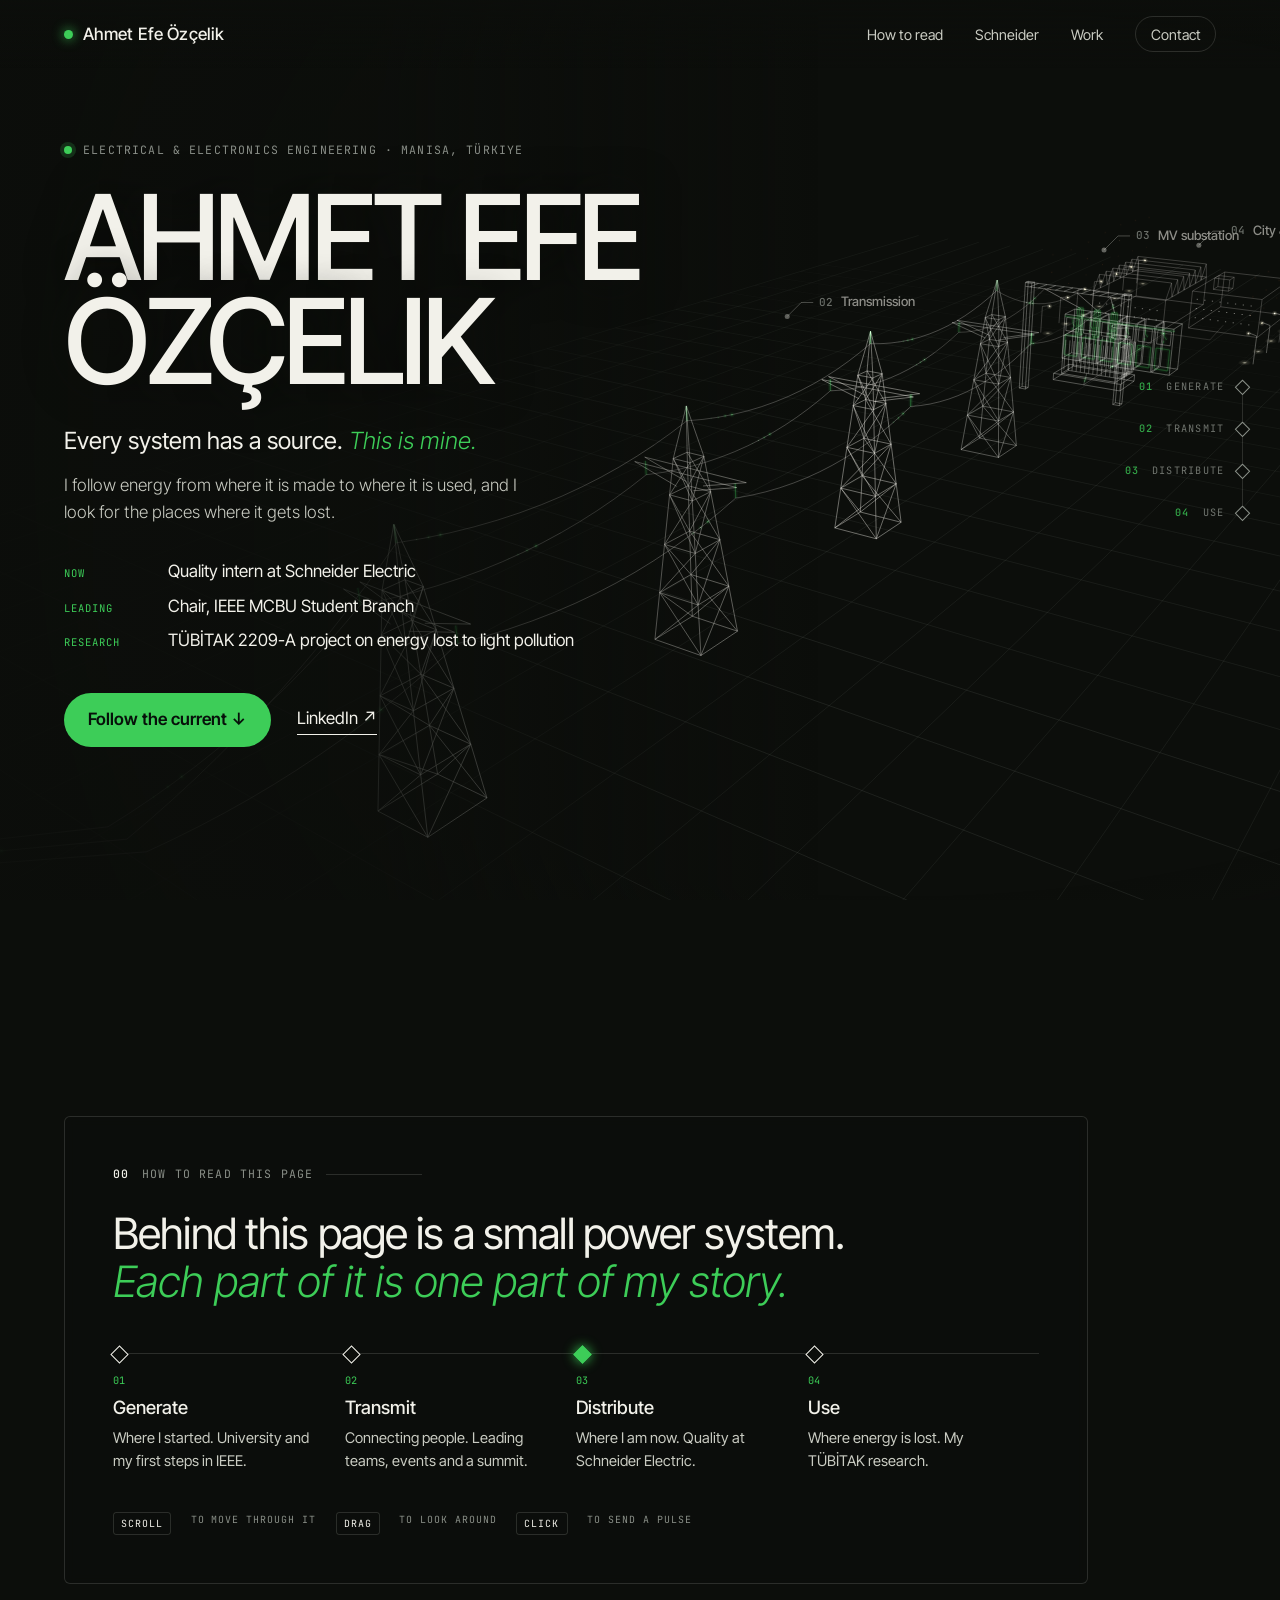
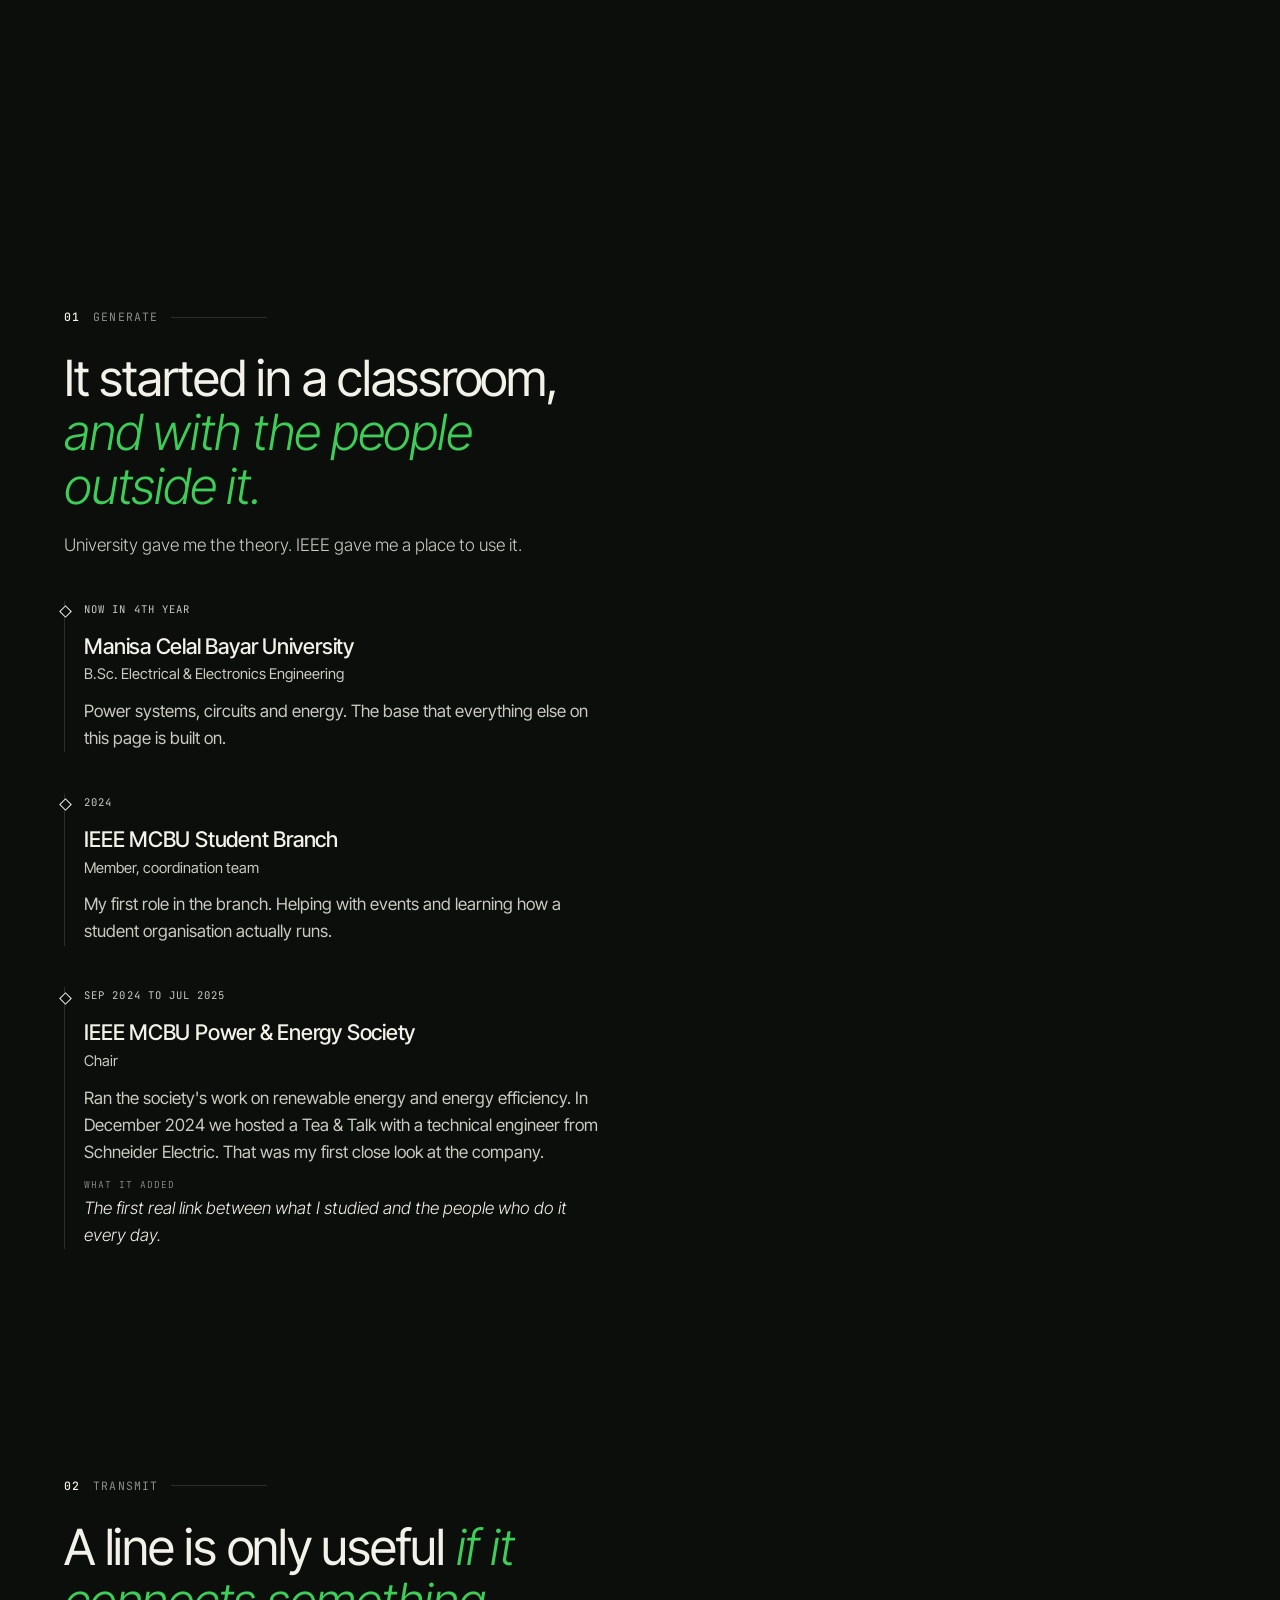
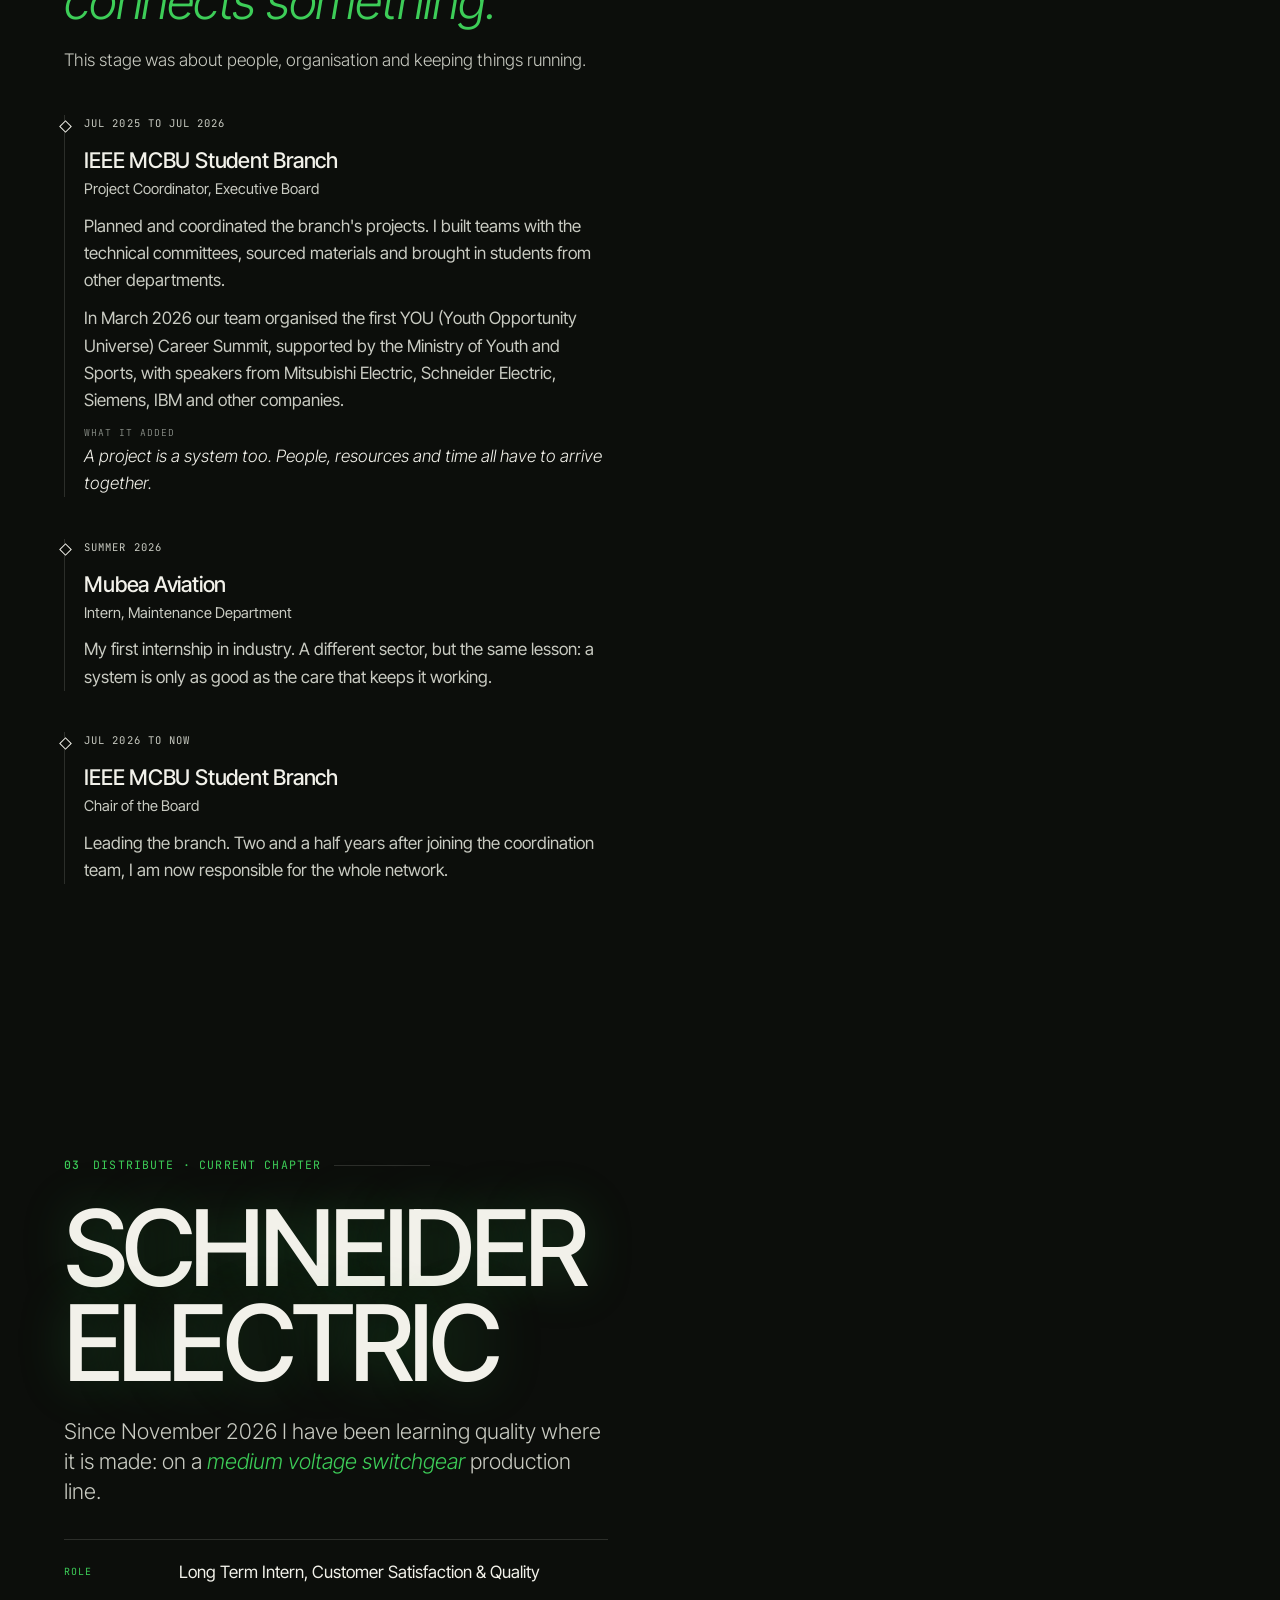
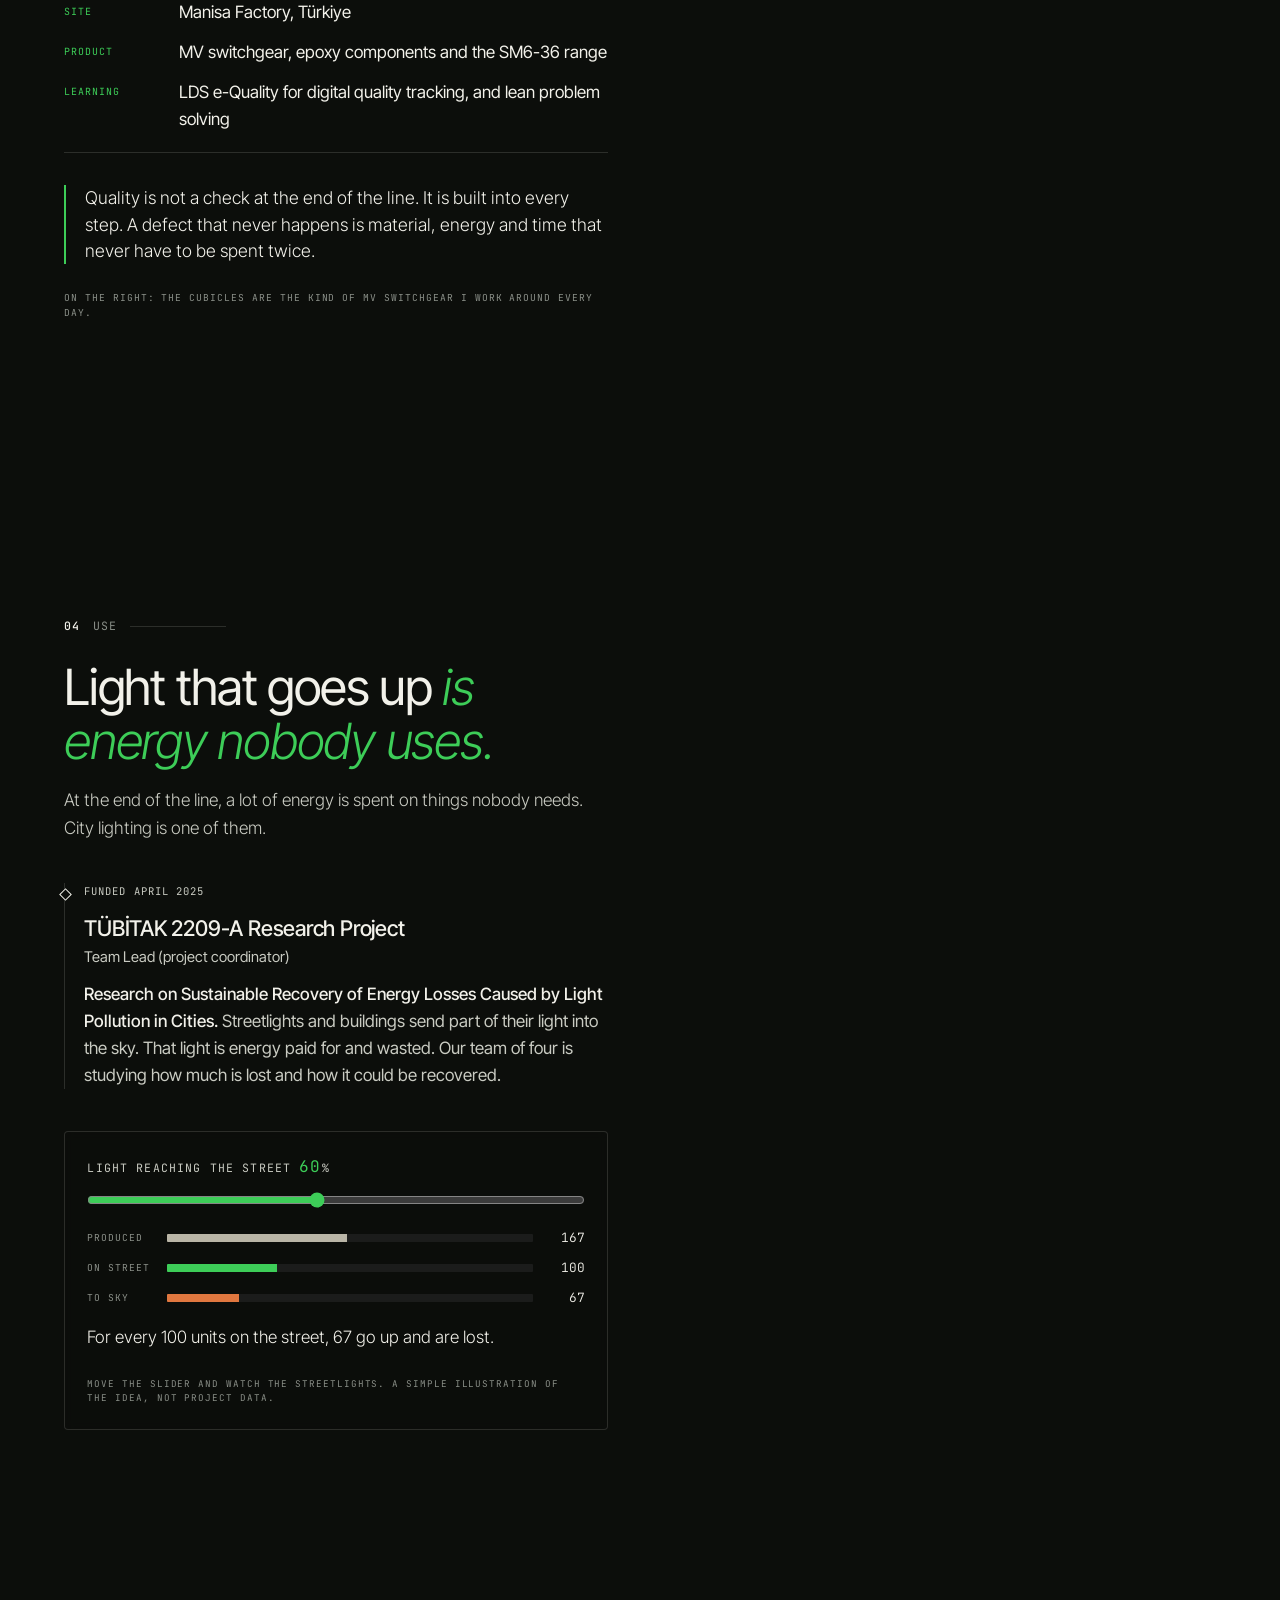
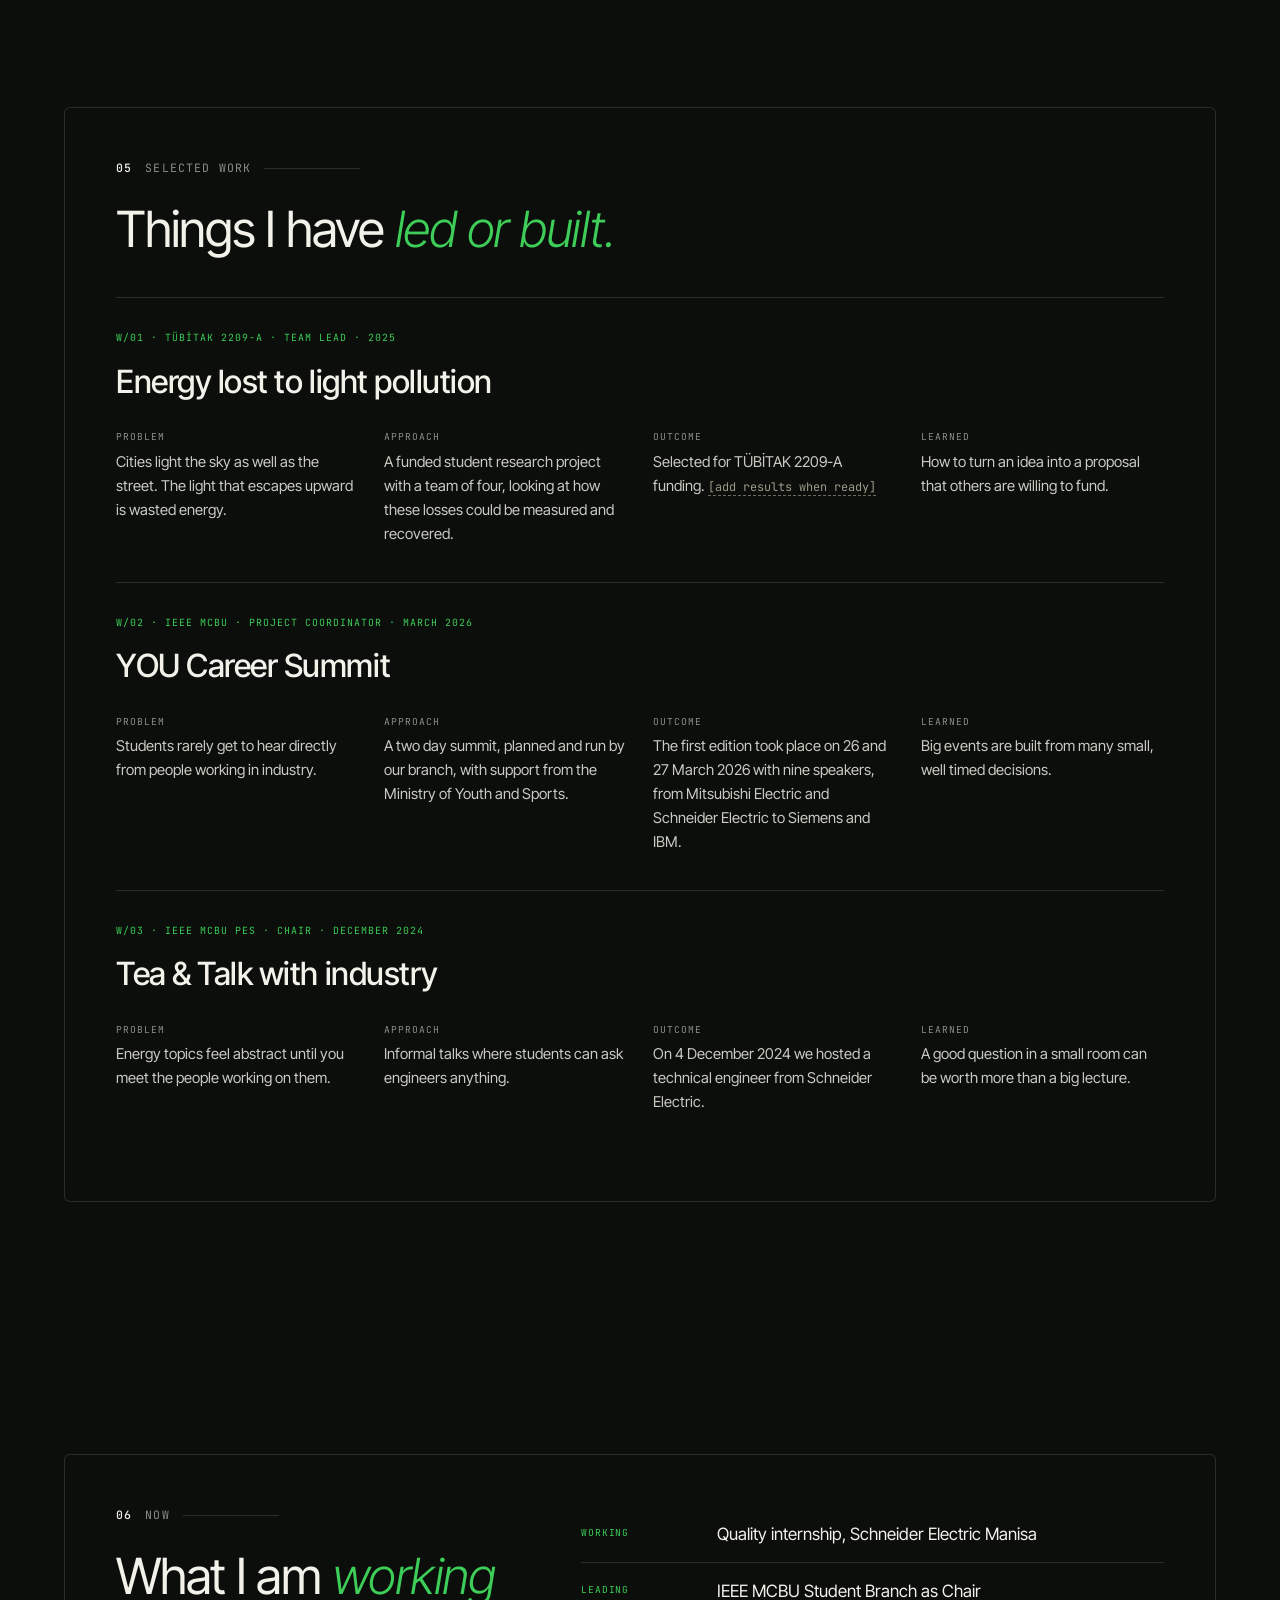
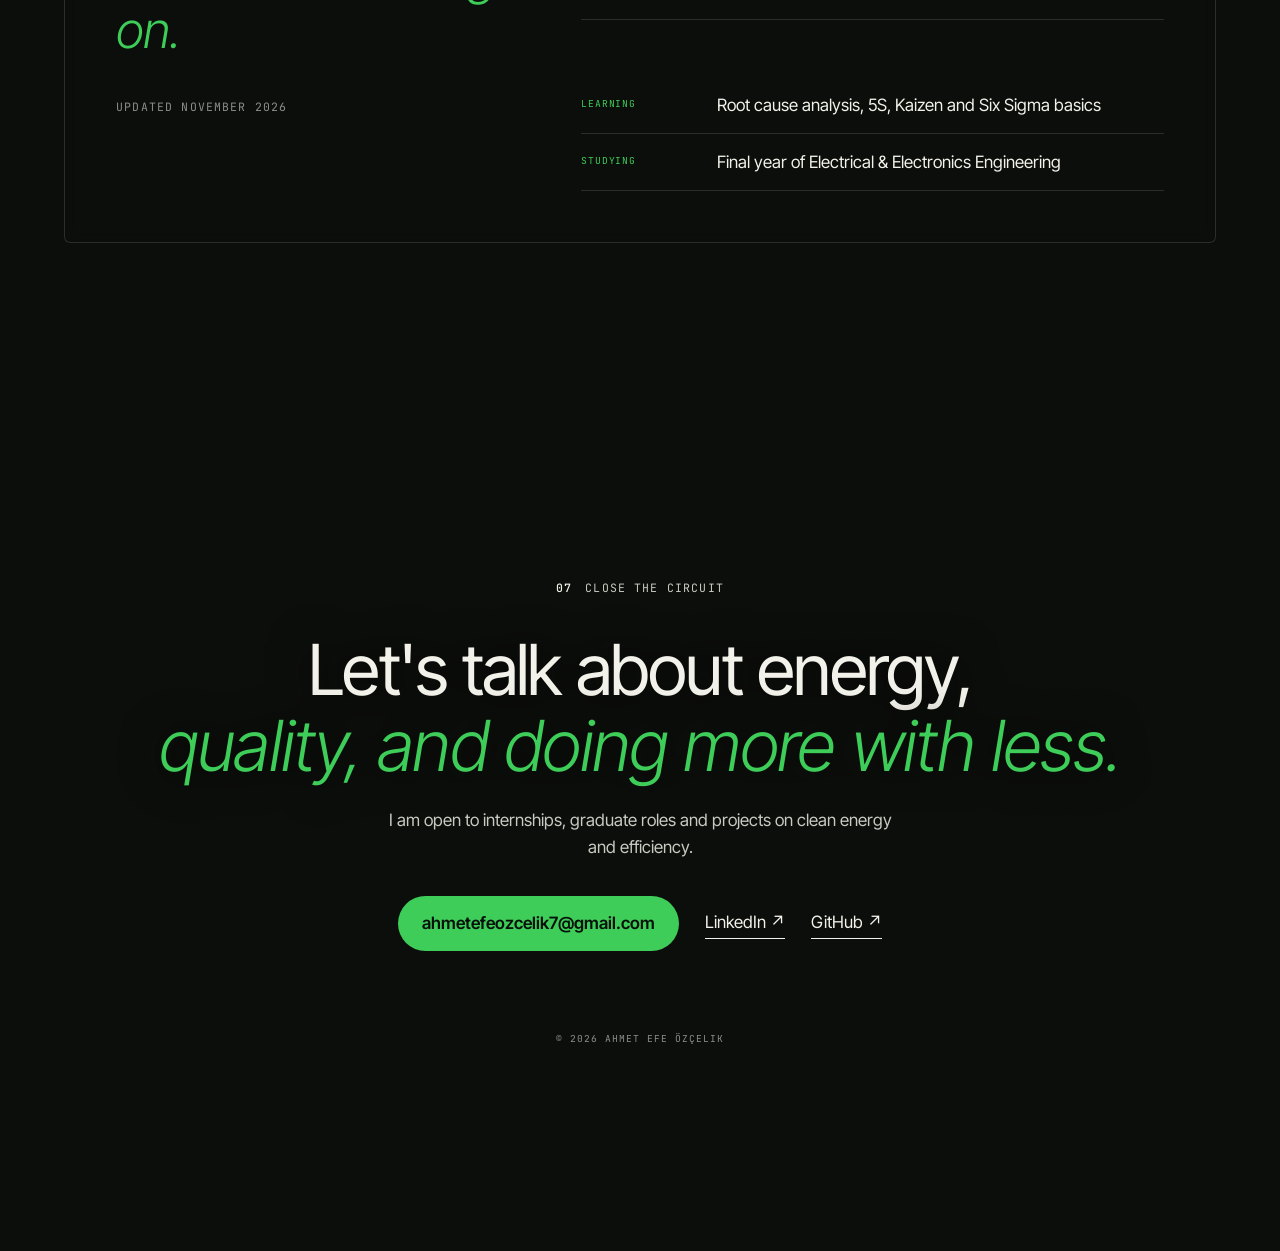
<file: ahmet-efe-ozcelik-site-v4/index.html>
<!doctype html>
<html lang="en">
<head>
<meta charset="utf-8">
<meta name="viewport" content="width=device-width, initial-scale=1">
<title>Ahmet Efe Özçelik · Every system has a source</title>
<meta name="description" content="Ahmet Efe Özçelik. Electrical and Electronics Engineering student at Manisa Celal Bayar University, long term quality intern at Schneider Electric, Chair of the IEEE MCBU Student Branch and team lead of a TÜBİTAK 2209-A project on energy lost to light pollution.">
<meta name="author" content="Ahmet Efe Özçelik">
<meta name="theme-color" content="#0C0E0B">
<meta property="og:type" content="profile">
<meta property="og:title" content="Ahmet Efe Özçelik · Every system has a source">
<meta property="og:description" content="Electrical engineering student following energy from generation to use, and looking for the places where it is lost.">
<link rel="icon" href="assets/favicon.svg" type="image/svg+xml">
<link rel="preconnect" href="https://fonts.googleapis.com">
<link rel="preconnect" href="https://fonts.gstatic.com" crossorigin>
<link href="https://fonts.googleapis.com/css2?family=Inter+Tight:ital,wght@0,300;0,400;0,500;0,600;1,300&family=JetBrains+Mono:wght@400;500&display=swap" rel="stylesheet">
<link rel="stylesheet" href="styles.css">
<script>document.documentElement.classList.add('js')</script>
<script type="application/ld+json">
{"@context":"https://schema.org","@type":"Person","name":"Ahmet Efe Özçelik",
"jobTitle":"Long Term Intern, Customer Satisfaction & Quality",
"worksFor":{"@type":"Organization","name":"Schneider Electric"},
"alumniOf":{"@type":"CollegeOrUniversity","name":"Manisa Celal Bayar University"},
"email":"mailto:ahmetefeozcelik7@gmail.com",
"sameAs":["https://www.linkedin.com/in/ahmet-efe-%C3%B6z%C3%A7elik","https://github.com/SnAhmetEfe"]}
</script>
</head>
<body>
<a class="skip" href="#main">Skip to content</a>

<canvas id="grid3d" aria-hidden="true"></canvas>
<div class="shade" aria-hidden="true"></div>

<header class="bar">
  <a href="#top" class="brand"><span class="brand-dot"></span>Ahmet Efe Özçelik</a>
  <nav aria-label="Sections">
    <a href="#map">How to read</a>
    <a href="#distribute">Schneider</a>
    <a href="#work">Work</a>
    <a href="#contact" class="nav-cta">Contact</a>
  </nav>
</header>

<!-- the route, drawn as a single line diagram -->
<nav class="sld" aria-label="Stages of the story">
  <a href="#generate" data-for="generate"><i></i><span><b>01</b> Generate</span></a>
  <a href="#transmit" data-for="transmit"><i></i><span><b>02</b> Transmit</span></a>
  <a href="#distribute" data-for="distribute"><i></i><span><b>03</b> Distribute</span></a>
  <a href="#use" data-for="use"><i></i><span><b>04</b> Use</span></a>
</nav>

<main id="main">

<!-- ================= HERO ================= -->
<section id="top" class="hero" data-cam="hero">
  <p class="mono kicker"><span class="live"></span>Electrical &amp; Electronics Engineering · Manisa, Türkiye</p>
  <h1 class="name">Ahmet Efe<br>Özçelik</h1>
  <p class="lede">Every system has a source. <em>This is mine.</em></p>
  <p class="sub">I follow energy from where it is made to where it is used, and I look for the places where it gets lost.</p>
  <ul class="facts">
    <li><span class="mono">Now</span>Quality intern at Schneider Electric</li>
    <li><span class="mono">Leading</span>Chair, IEEE MCBU Student Branch</li>
    <li><span class="mono">Research</span>TÜBİTAK 2209-A project on energy lost to light pollution</li>
  </ul>
  <div class="hero-cta">
    <a class="btn" href="#map">Follow the current ↓</a>
    <a class="link" href="https://www.linkedin.com/in/ahmet-efe-%C3%B6z%C3%A7elik" target="_blank" rel="noopener">LinkedIn ↗</a>
  </div>
</section>

<!-- ================= HOW TO READ ================= -->
<section id="map" class="map" data-cam="over">
  <div class="map-inner">
    <p class="mono step"><b>00</b> How to read this page</p>
    <h2>Behind this page is a small power system.<br><em>Each part of it is one part of my story.</em></h2>
    <ol class="legend">
      <li><span class="lg-n">01</span><b>Generate</b><p>Where I started. University and my first steps in IEEE.</p></li>
      <li><span class="lg-n">02</span><b>Transmit</b><p>Connecting people. Leading teams, events and a summit.</p></li>
      <li class="lg-key"><span class="lg-n">03</span><b>Distribute</b><p>Where I am now. Quality at Schneider Electric.</p></li>
      <li><span class="lg-n">04</span><b>Use</b><p>Where energy is lost. My TÜBİTAK research.</p></li>
    </ol>
    <p class="mono howto"><span>Scroll</span> to move through it <span>Drag</span> to look around <span>Click</span> to send a pulse</p>
  </div>
</section>

<!-- ================= 01 GENERATE ================= -->
<section id="generate" class="stage" data-cam="gen">
  <div class="panel">
    <p class="mono step"><b>01</b> Generate</p>
    <h2>It started in a classroom, <em>and with the people outside it.</em></h2>
    <p class="summary">University gave me the theory. IEEE gave me a place to use it.</p>

    <div class="entry">
      <p class="mono when">Now in 4th year</p>
      <h3>Manisa Celal Bayar University</h3>
      <p class="role">B.Sc. Electrical &amp; Electronics Engineering</p>
      <p>Power systems, circuits and energy. The base that everything else on this page is built on.</p>
    </div>

    <div class="entry">
      <p class="mono when">2024</p>
      <h3>IEEE MCBU Student Branch</h3>
      <p class="role">Member, coordination team</p>
      <p>My first role in the branch. Helping with events and learning how a student organisation actually runs.</p>
    </div>

    <div class="entry">
      <p class="mono when">Sep 2024 to Jul 2025</p>
      <h3>IEEE MCBU Power &amp; Energy Society</h3>
      <p class="role">Chair</p>
      <p>Ran the society's work on renewable energy and energy efficiency. In December 2024 we hosted a Tea &amp; Talk with a technical engineer from Schneider Electric. That was my first close look at the company.</p>
      <p class="added"><span class="mono">What it added</span>The first real link between what I studied and the people who do it every day.</p>
    </div>
  </div>
</section>

<!-- ================= 02 TRANSMIT ================= -->
<section id="transmit" class="stage" data-cam="tx">
  <div class="panel">
    <p class="mono step"><b>02</b> Transmit</p>
    <h2>A line is only useful <em>if it connects something.</em></h2>
    <p class="summary">This stage was about people, organisation and keeping things running.</p>

    <div class="entry">
      <p class="mono when">Jul 2025 to Jul 2026</p>
      <h3>IEEE MCBU Student Branch</h3>
      <p class="role">Project Coordinator, Executive Board</p>
      <p>Planned and coordinated the branch's projects. I built teams with the technical committees, sourced materials and brought in students from other departments.</p>
      <p>In March 2026 our team organised the first YOU (Youth Opportunity Universe) Career Summit, supported by the Ministry of Youth and Sports, with speakers from Mitsubishi Electric, Schneider Electric, Siemens, IBM and other companies.</p>
      <p class="added"><span class="mono">What it added</span>A project is a system too. People, resources and time all have to arrive together.</p>
    </div>

    <div class="entry">
      <p class="mono when">Summer 2026</p>
      <h3>Mubea Aviation</h3>
      <p class="role">Intern, Maintenance Department</p>
      <p>My first internship in industry. A different sector, but the same lesson: a system is only as good as the care that keeps it working.</p>
    </div>

    <div class="entry">
      <p class="mono when">Jul 2026 to now</p>
      <h3>IEEE MCBU Student Branch</h3>
      <p class="role">Chair of the Board</p>
      <p>Leading the branch. Two and a half years after joining the coordination team, I am now responsible for the whole network.</p>
    </div>
  </div>
</section>

<!-- ================= 03 DISTRIBUTE ================= -->
<section id="distribute" class="stage stage-key" data-cam="dist">
  <div class="panel">
    <p class="mono step step-green"><b>03</b> Distribute · Current chapter</p>
    <h2 class="big">Schneider<br>Electric</h2>
    <p class="lead-in">Since November 2026 I have been learning quality where it is made: on a <em>medium voltage switchgear</em> production line.</p>
    <dl class="spec">
      <dt class="mono">Role</dt><dd>Long Term Intern, Customer Satisfaction &amp; Quality</dd>
      <dt class="mono">Site</dt><dd>Manisa Factory, Türkiye</dd>
      <dt class="mono">Product</dt><dd>MV switchgear, epoxy components and the SM6-36 range</dd>
      <dt class="mono">Learning</dt><dd>LDS e-Quality for digital quality tracking, and lean problem solving</dd>
    </dl>
    <blockquote class="quote">Quality is not a check at the end of the line. It is built into every step. A defect that never happens is material, energy and time that never have to be spent twice.</blockquote>
    <p class="note mono">On the right: the cubicles are the kind of MV switchgear I work around every day.</p>
  </div>
</section>

<!-- ================= 04 USE ================= -->
<section id="use" class="stage" data-cam="use">
  <div class="panel">
    <p class="mono step"><b>04</b> Use</p>
    <h2>Light that goes up <em>is energy nobody uses.</em></h2>
    <p class="summary">At the end of the line, a lot of energy is spent on things nobody needs. City lighting is one of them.</p>

    <div class="entry">
      <p class="mono when">Funded April 2025</p>
      <h3>TÜBİTAK 2209-A Research Project</h3>
      <p class="role">Team Lead (project coordinator)</p>
      <p><b>Research on Sustainable Recovery of Energy Losses Caused by Light Pollution in Cities.</b> Streetlights and buildings send part of their light into the sky. That light is energy paid for and wasted. Our team of four is studying how much is lost and how it could be recovered.</p>
    </div>

    <div class="eff">
      <label for="eta" class="mono eff-label">Light reaching the street <output id="etaOut" for="eta">60</output>%</label>
      <input id="eta" type="range" min="30" max="95" value="60">
      <div class="eff-rows">
        <div><span class="mono">Produced</span><i><b id="bIn"></b></i><em id="vIn">167</em></div>
        <div><span class="mono">On street</span><i><b class="g" style="width:30%"></b></i><em>100</em></div>
        <div><span class="mono">To sky</span><i><b id="bLoss" class="h"></b></i><em id="vLoss">67</em></div>
      </div>
      <p id="effMsg" class="eff-msg" aria-live="polite"></p>
      <p class="mono eff-note">Move the slider and watch the streetlights. A simple illustration of the idea, not project data.</p>
    </div>
  </div>
</section>

<!-- ================= SELECTED WORK ================= -->
<section id="work" class="wide" data-cam="over">
  <div class="wide-inner">
    <p class="mono step"><b>05</b> Selected work</p>
    <h2>Things I have <em>led or built.</em></h2>

    <article class="case">
      <p class="mono case-n">W/01 · TÜBİTAK 2209-A · Team Lead · 2025</p>
      <h3>Energy lost to light pollution</h3>
      <dl>
        <div><dt class="mono">Problem</dt><dd>Cities light the sky as well as the street. The light that escapes upward is wasted energy.</dd></div>
        <div><dt class="mono">Approach</dt><dd>A funded student research project with a team of four, looking at how these losses could be measured and recovered.</dd></div>
        <div><dt class="mono">Outcome</dt><dd>Selected for TÜBİTAK 2209-A funding. <span class="ph">[add results when ready]</span></dd></div>
        <div><dt class="mono">Learned</dt><dd>How to turn an idea into a proposal that others are willing to fund.</dd></div>
      </dl>
    </article>

    <article class="case">
      <p class="mono case-n">W/02 · IEEE MCBU · Project Coordinator · March 2026</p>
      <h3>YOU Career Summit</h3>
      <dl>
        <div><dt class="mono">Problem</dt><dd>Students rarely get to hear directly from people working in industry.</dd></div>
        <div><dt class="mono">Approach</dt><dd>A two day summit, planned and run by our branch, with support from the Ministry of Youth and Sports.</dd></div>
        <div><dt class="mono">Outcome</dt><dd>The first edition took place on 26 and 27 March 2026 with nine speakers, from Mitsubishi Electric and Schneider Electric to Siemens and IBM.</dd></div>
        <div><dt class="mono">Learned</dt><dd>Big events are built from many small, well timed decisions.</dd></div>
      </dl>
    </article>

    <article class="case">
      <p class="mono case-n">W/03 · IEEE MCBU PES · Chair · December 2024</p>
      <h3>Tea &amp; Talk with industry</h3>
      <dl>
        <div><dt class="mono">Problem</dt><dd>Energy topics feel abstract until you meet the people working on them.</dd></div>
        <div><dt class="mono">Approach</dt><dd>Informal talks where students can ask engineers anything.</dd></div>
        <div><dt class="mono">Outcome</dt><dd>On 4 December 2024 we hosted a technical engineer from Schneider Electric.</dd></div>
        <div><dt class="mono">Learned</dt><dd>A good question in a small room can be worth more than a big lecture.</dd></div>
      </dl>
    </article>
  </div>
</section>

<!-- ================= NOW ================= -->
<section id="now" class="wide" data-cam="over2">
  <div class="wide-inner now-grid">
    <div>
      <p class="mono step"><b>06</b> Now</p>
      <h2>What I am <em>working on.</em></h2>
      <p class="mono muted">Updated November 2026</p>
    </div>
    <ul class="now-list">
      <li><span class="mono">Working</span>Quality internship, Schneider Electric Manisa</li>
      <li><span class="mono">Leading</span>IEEE MCBU Student Branch as Chair</li>
      <li><span class="mono">Researching</span>Energy losses from light pollution, TÜBİTAK 2209-A</li>
      <li><span class="mono">Learning</span>Root cause analysis, 5S, Kaizen and Six Sigma basics</li>
      <li><span class="mono">Studying</span>Final year of Electrical &amp; Electronics Engineering</li>
    </ul>
  </div>
</section>

<!-- ================= CONTACT ================= -->
<section id="contact" class="contact" data-cam="plan">
  <p class="mono step"><b>07</b> Close the circuit</p>
  <h2>Let's talk about energy,<br><em>quality, and doing more with less.</em></h2>
  <p>I am open to internships, graduate roles and projects on clean energy and efficiency.</p>
  <div class="contact-links">
    <a class="btn" href="mailto:ahmetefeozcelik7@gmail.com">ahmetefeozcelik7@gmail.com</a>
    <a class="link" href="https://www.linkedin.com/in/ahmet-efe-%C3%B6z%C3%A7elik" target="_blank" rel="noopener">LinkedIn ↗</a>
    <a class="link" href="https://github.com/SnAhmetEfe" target="_blank" rel="noopener">GitHub ↗</a>
  </div>
  <footer class="mono">© 2026 Ahmet Efe Özçelik</footer>
</section>

</main>
<script src="scene.js"></script>
<script src="main.js"></script>
</body>
</html>
</file>
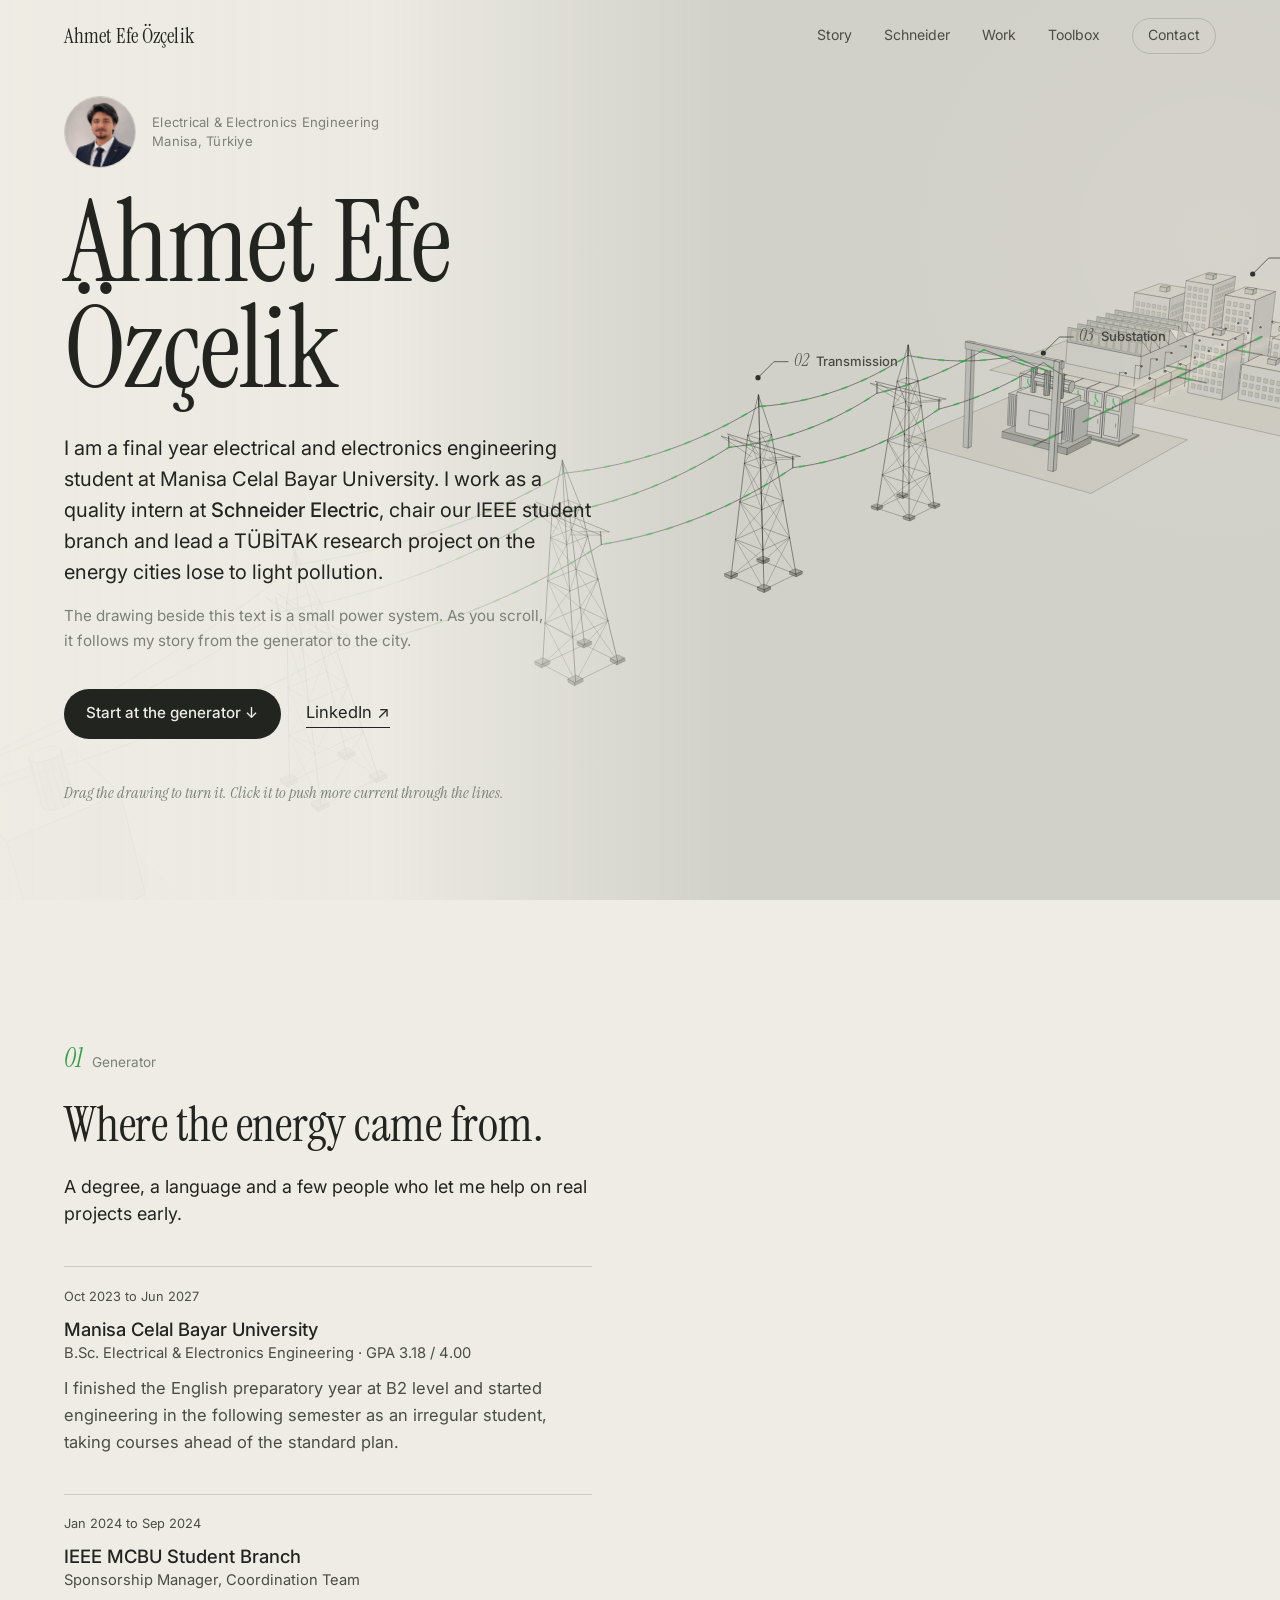
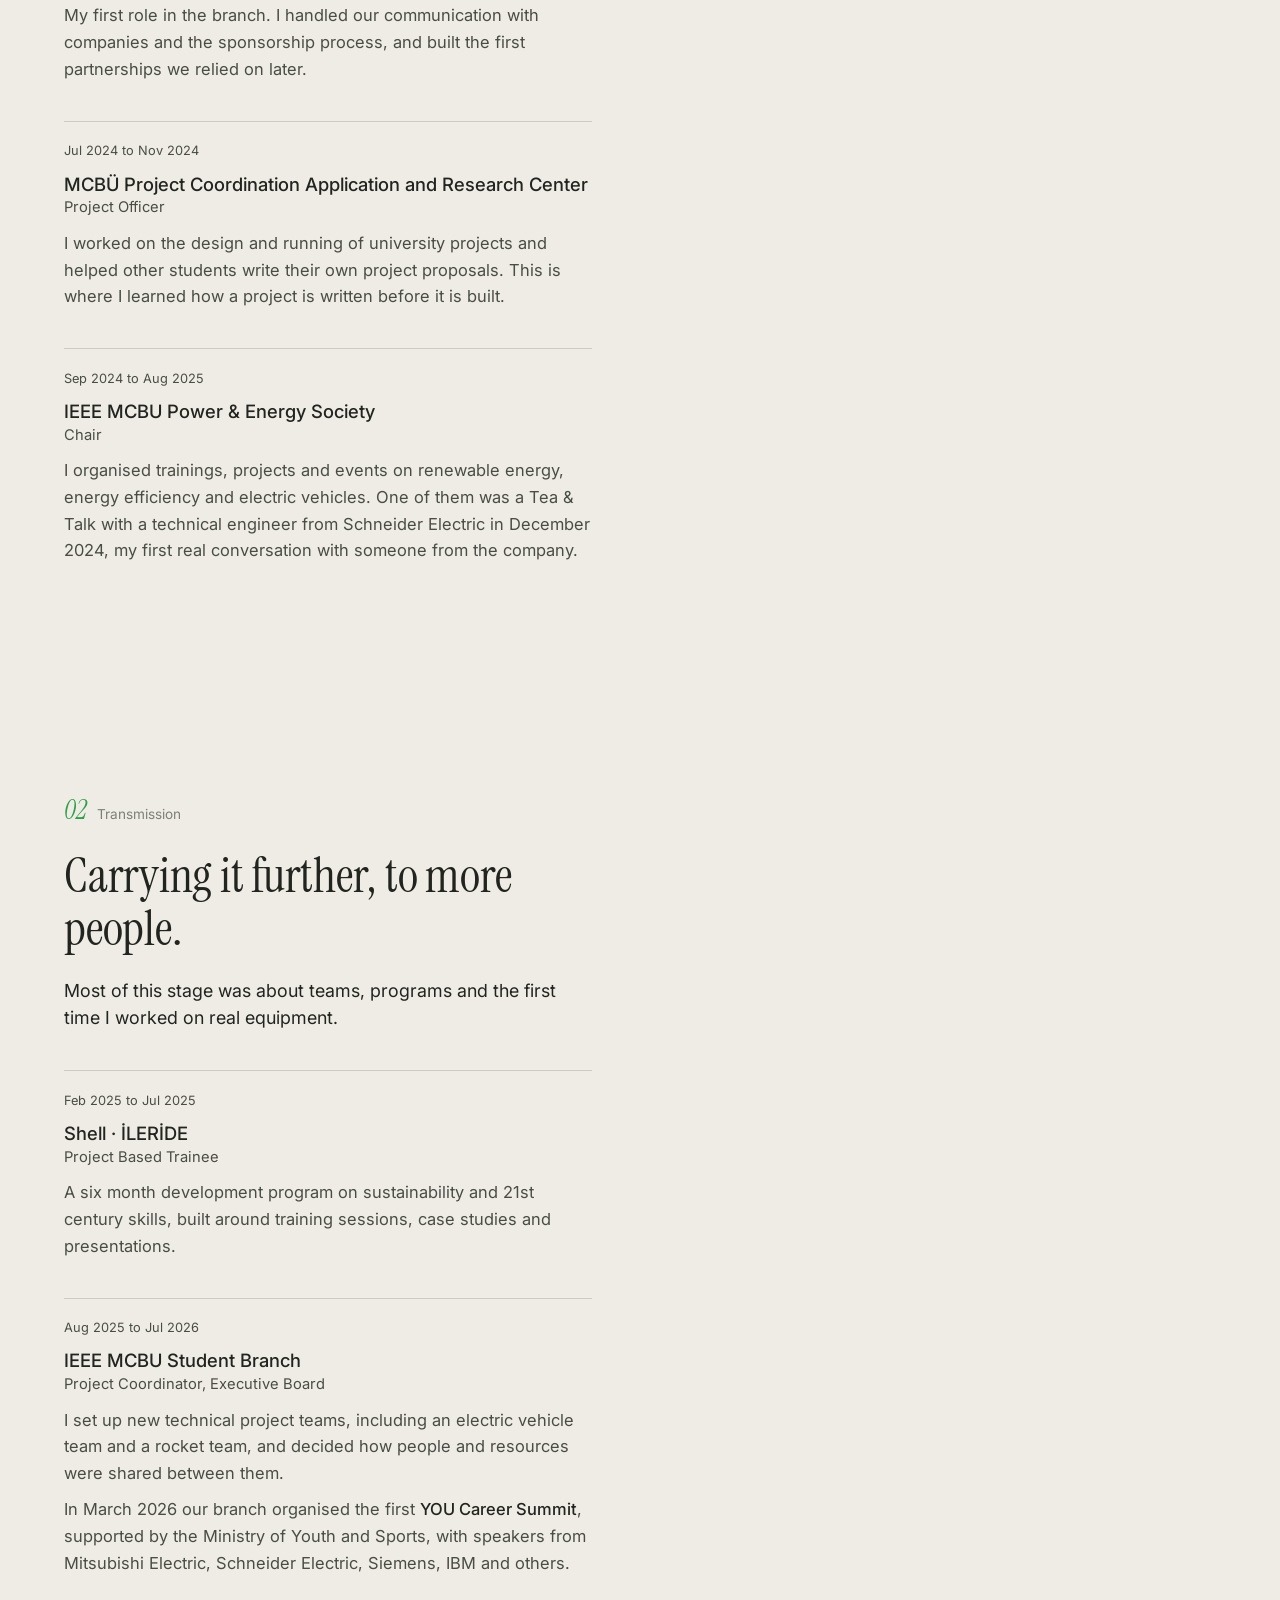
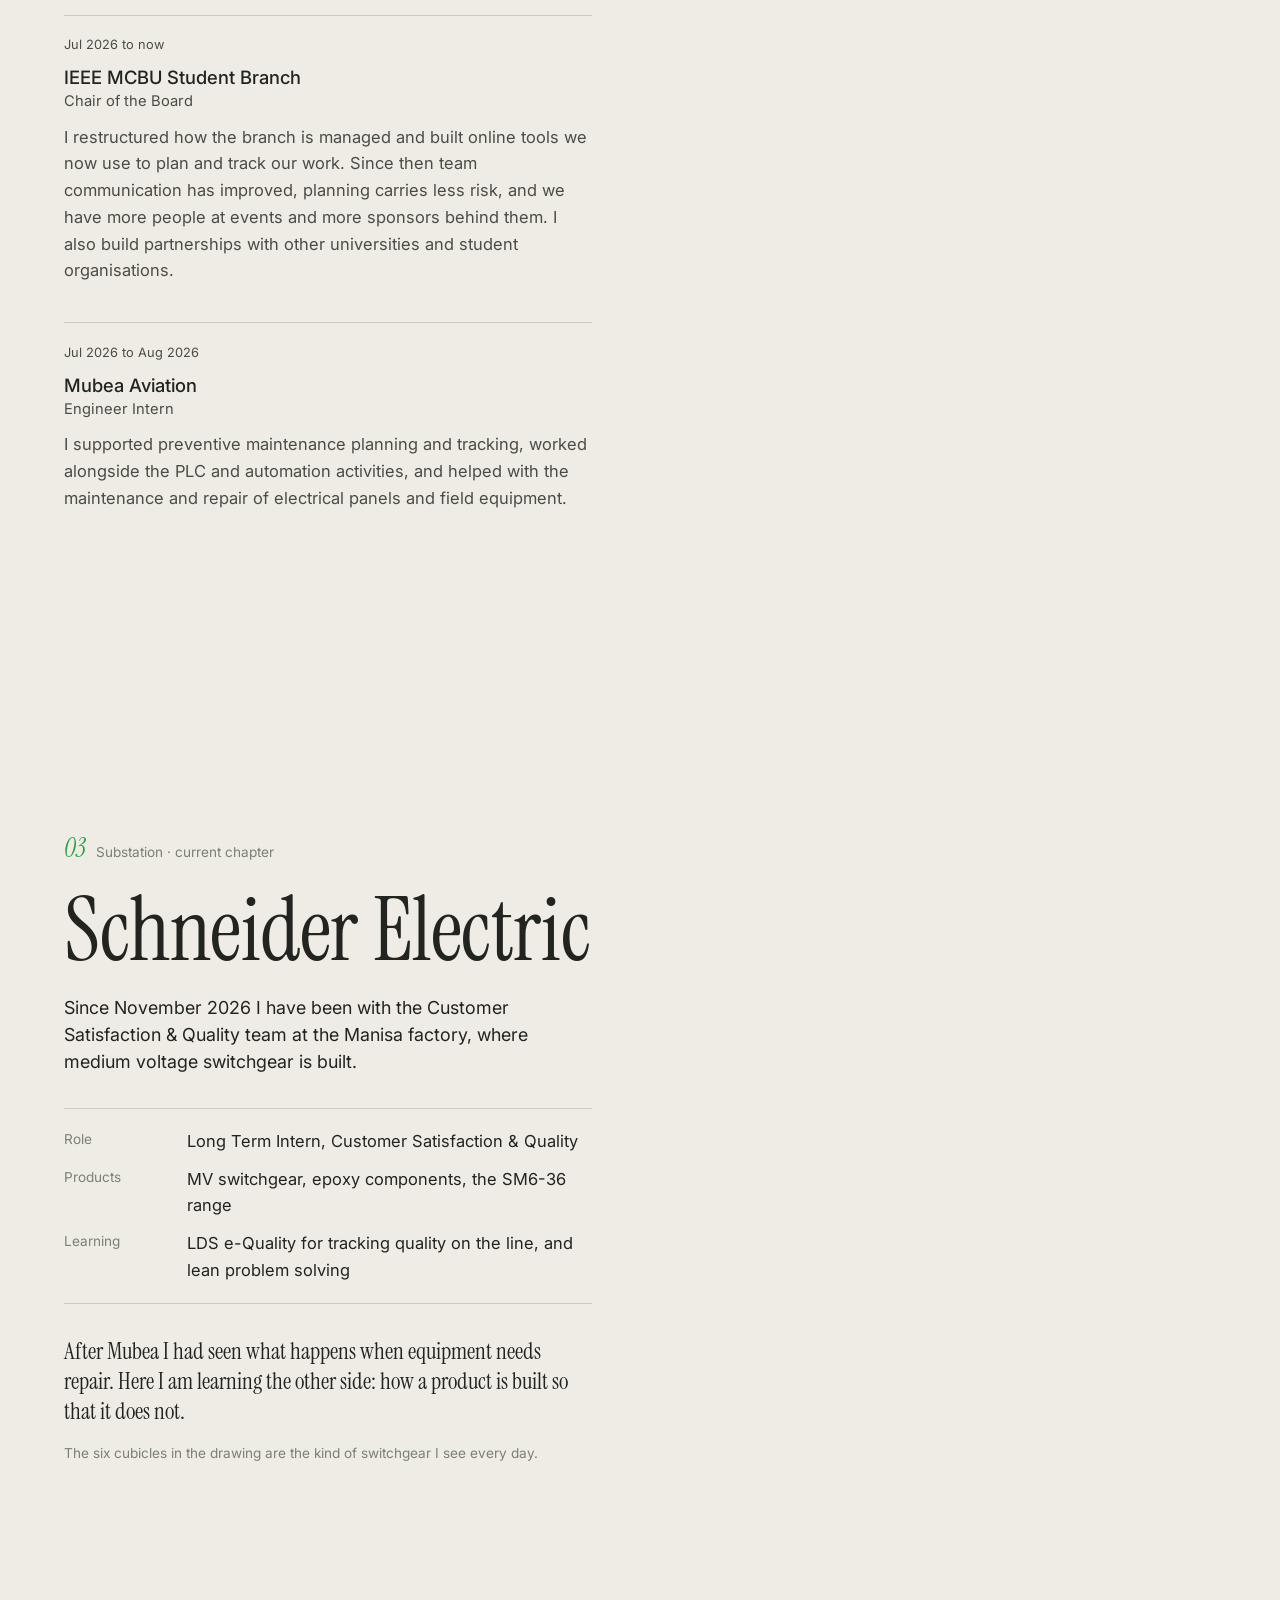
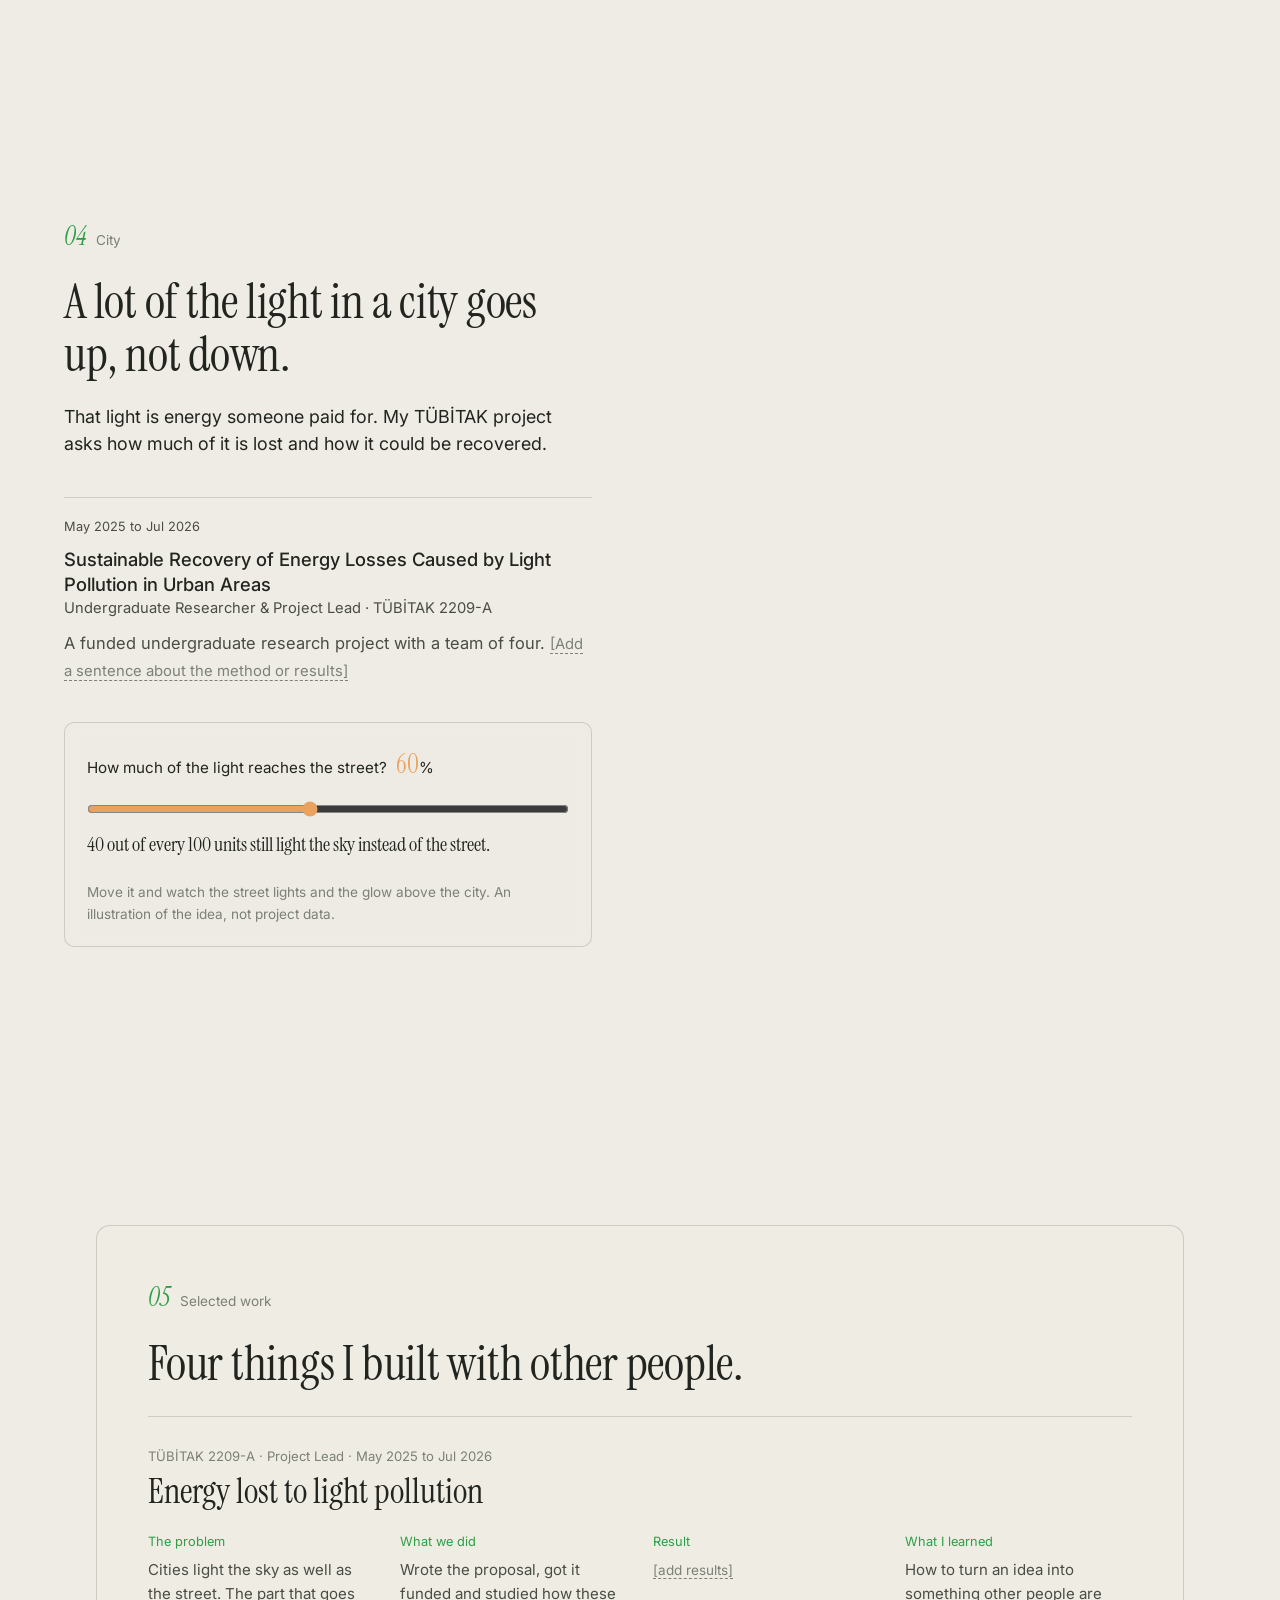
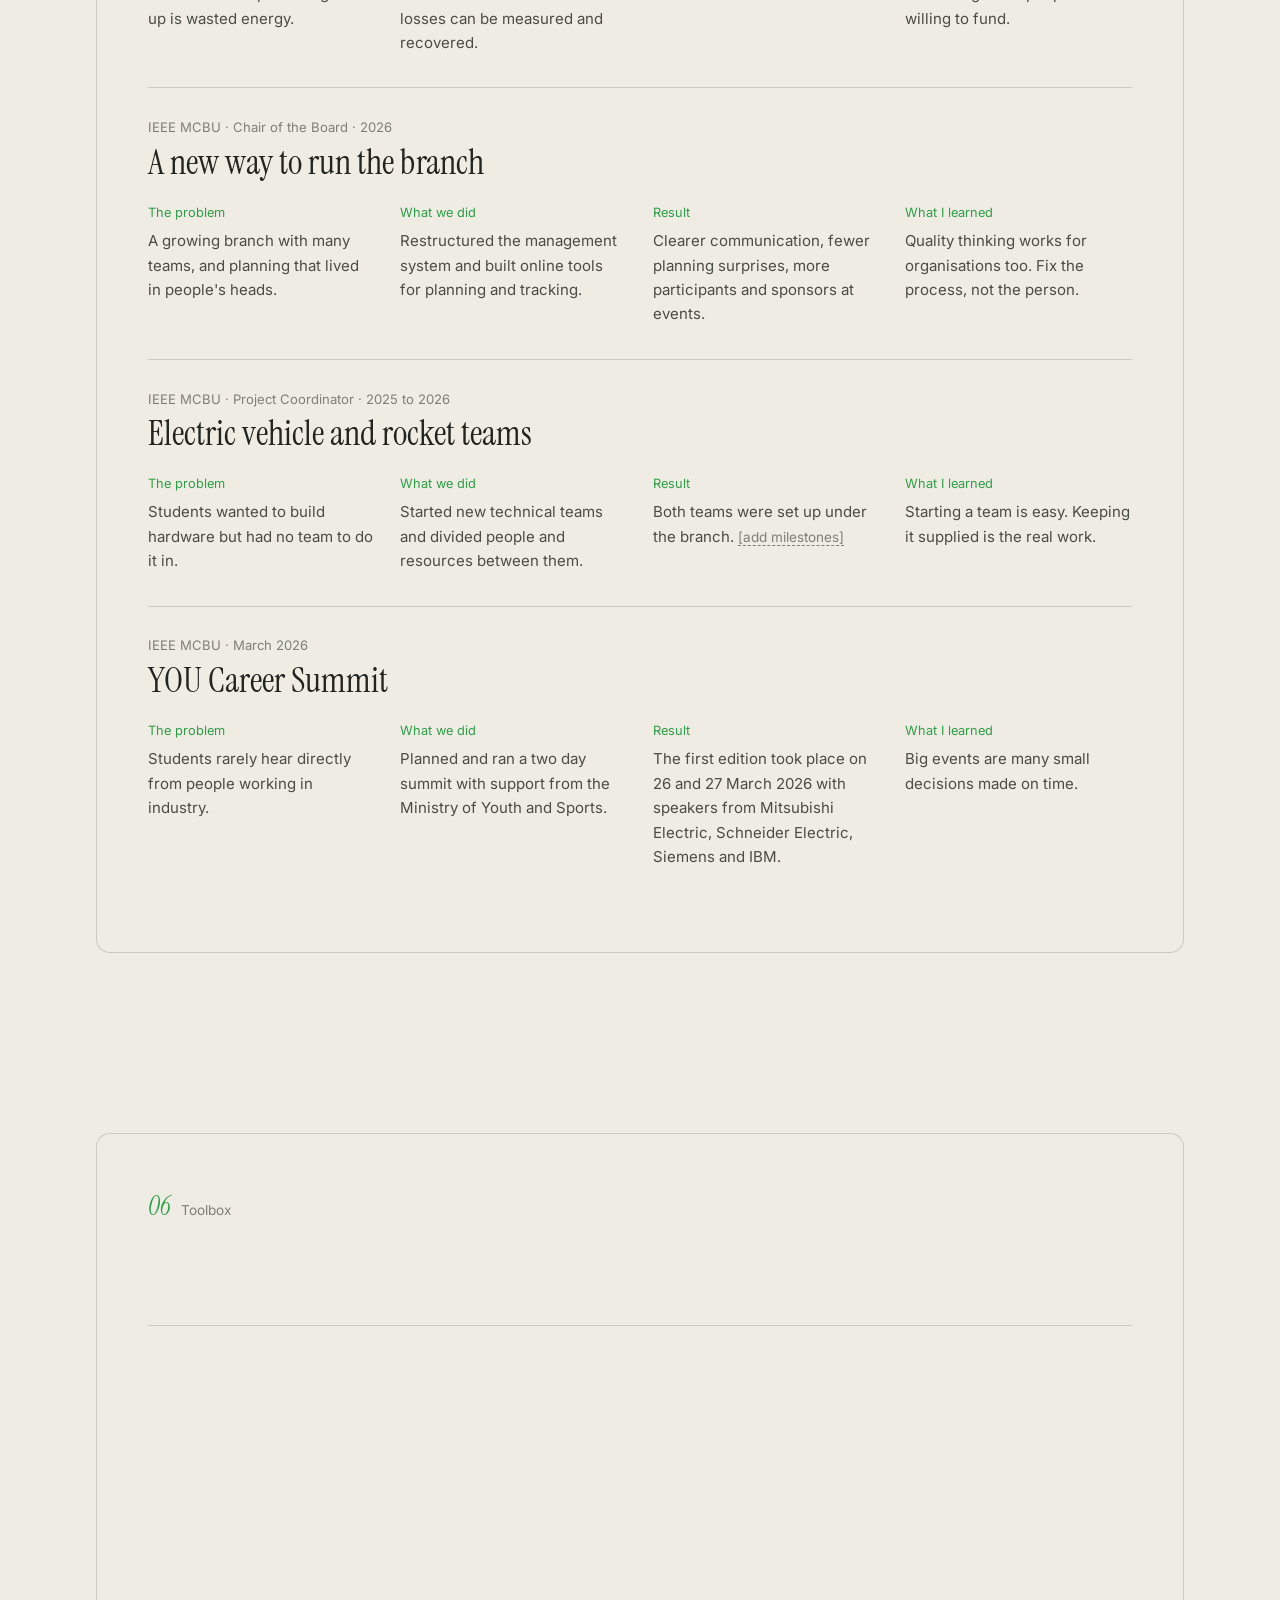
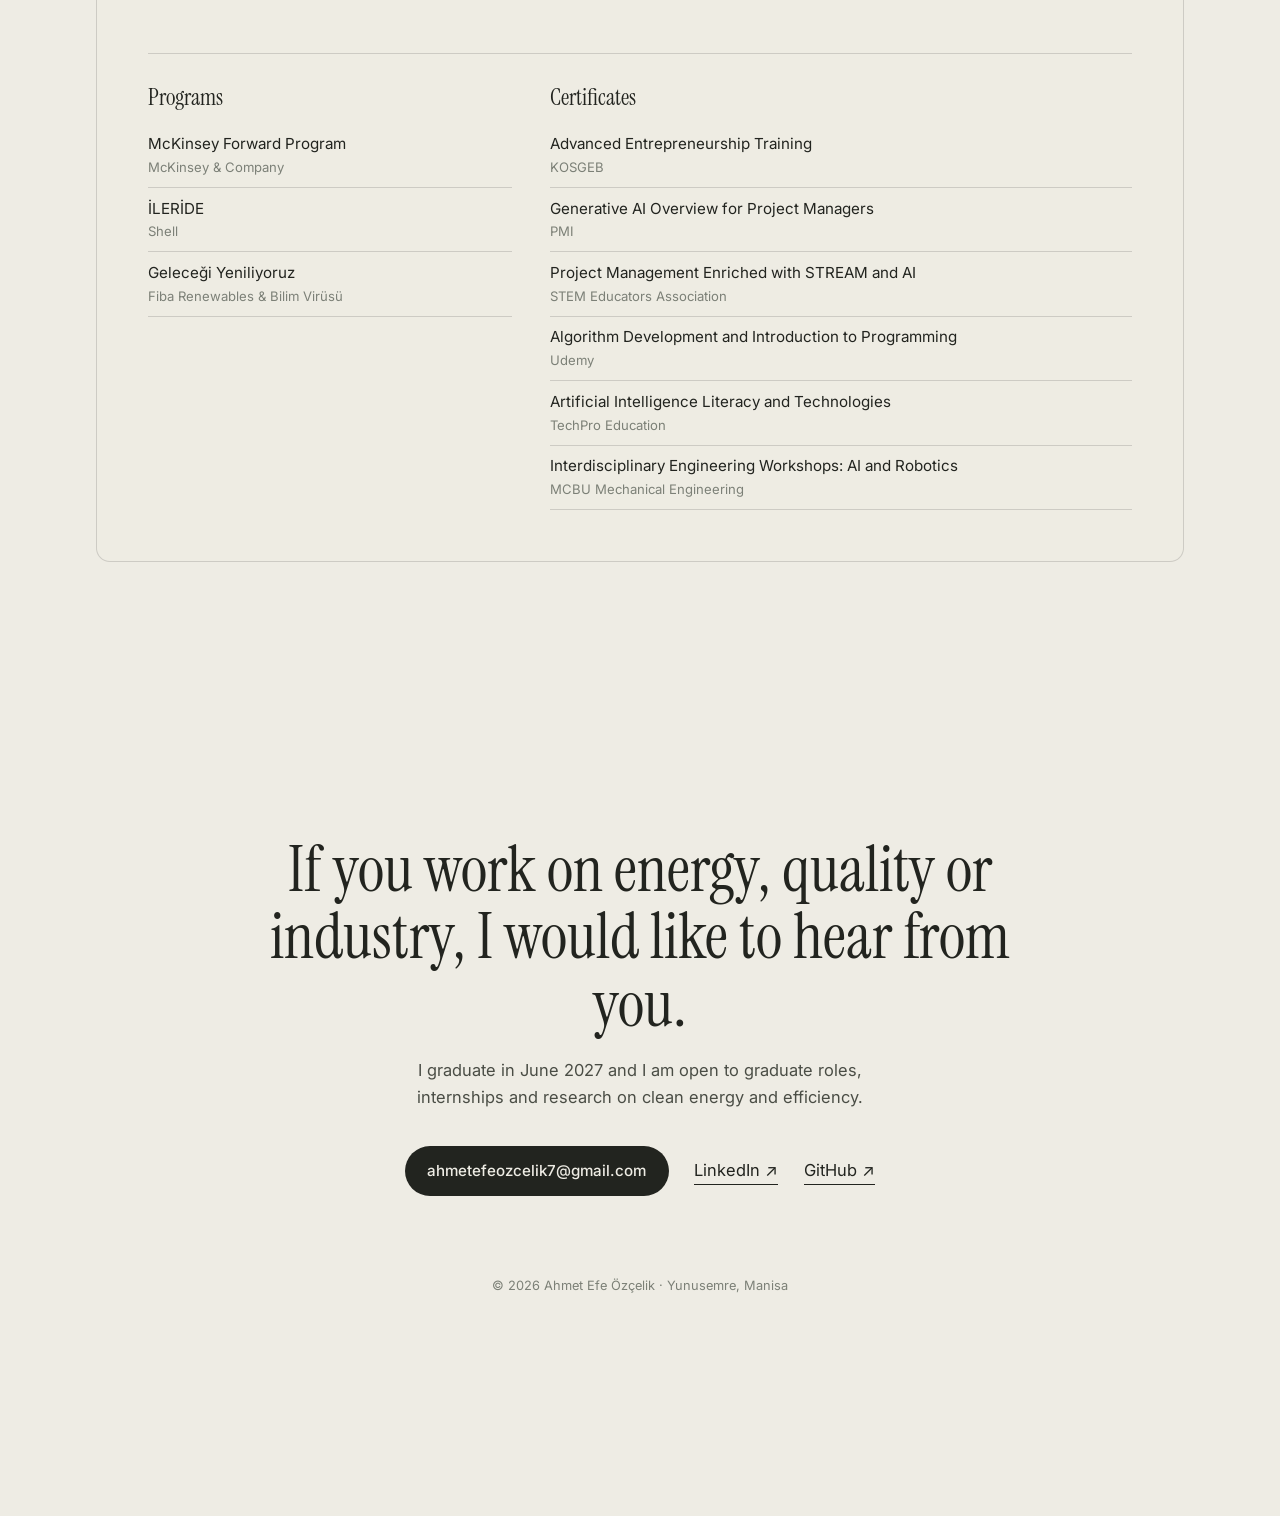
<file: ahmet-efe-ozcelik-site-v6/index.html>
<!doctype html>
<html lang="en">
<head>
<meta charset="utf-8">
<meta name="viewport" content="width=device-width, initial-scale=1">
<title>Ahmet Efe Özçelik · Electrical Engineering, Quality, Energy</title>
<meta name="description" content="Ahmet Efe Özçelik (Ozcelik). Electrical and electronics engineering student at Manisa Celal Bayar University, quality intern at Schneider Electric, Chair of the IEEE MCBU Student Branch and team lead of a TÜBİTAK 2209-A project on energy lost to light pollution.">
<meta name="author" content="Ahmet Efe Özçelik">
<meta name="theme-color" content="#EEECE4">
<meta property="og:type" content="profile">
<meta property="og:title" content="Ahmet Efe Özçelik">
<meta property="og:description" content="Final year electrical engineering student. Quality intern at Schneider Electric. Chair of IEEE MCBU. Researching the energy cities lose to light pollution.">
<link rel="icon" href="assets/favicon.svg" type="image/svg+xml">
<link rel="preconnect" href="https://fonts.googleapis.com">
<link rel="preconnect" href="https://fonts.gstatic.com" crossorigin>
<link href="https://fonts.googleapis.com/css2?family=Instrument+Serif:ital@0;1&family=Inter:wght@300;400;500;600&display=swap" rel="stylesheet">
<link rel="stylesheet" href="styles.css">
<script>document.documentElement.classList.add('js')</script>
<script type="application/ld+json">
{"@context":"https://schema.org","@type":"Person","name":"Ahmet Efe Özçelik","alternateName":"Ahmet Efe Ozcelik",
"jobTitle":"Long Term Intern, Customer Satisfaction & Quality",
"worksFor":{"@type":"Organization","name":"Schneider Electric"},
"alumniOf":{"@type":"CollegeOrUniversity","name":"Manisa Celal Bayar University"},
"email":"mailto:ahmetefeozcelik7@gmail.com",
"sameAs":["https://www.linkedin.com/in/ahmet-efe-%C3%B6z%C3%A7elik","https://github.com/SnAhmetEfe"]}
</script>
</head>
<body>
<a class="skip" href="#main">Skip to content</a>

<canvas id="scene" aria-hidden="true"></canvas>
<div class="veil" aria-hidden="true"></div>

<header class="bar">
  <a href="#top" class="brand" lang="tr">Ahmet Efe Özçelik</a>
  <nav aria-label="Sections">
    <a href="#generate">Story</a>
    <a href="#distribute">Schneider</a>
    <a href="#work">Work</a>
    <a href="#toolbox">Toolbox</a>
    <a href="#contact" class="pill">Contact</a>
  </nav>
</header>

<nav class="rail" aria-label="Chapters">
  <a href="#generate" data-for="generate"><em>01</em><span>Generator</span></a>
  <a href="#transmit" data-for="transmit"><em>02</em><span>Transmission</span></a>
  <a href="#distribute" data-for="distribute"><em>03</em><span>Substation</span></a>
  <a href="#use" data-for="use"><em>04</em><span>City</span></a>
</nav>

<main id="main">

<!-- HERO -->
<section id="top" class="hero" data-cam="hero">
  <div class="who">
    <img class="avatar" src="assets/photo.jpg" alt="Ahmet Efe Özçelik" width="88" height="88">
    <p class="eyebrow">Electrical &amp; Electronics Engineering<br>Manisa, Türkiye</p>
  </div>
  <h1 lang="tr">Ahmet Efe<br>Özçelik</h1>
  <p class="intro">I am a final year electrical and electronics engineering student at Manisa Celal Bayar University. I work as a quality intern at <strong>Schneider Electric</strong>, chair our IEEE student branch and lead a TÜBİTAK research project on the energy cities lose to light pollution.</p>
  <p class="aside">The drawing beside this text is a small power system. As you scroll, it follows my story from the generator to the city.</p>
  <div class="cta-row">
    <a class="btn" href="#generate">Start at the generator <span aria-hidden="true">↓</span></a>
    <a class="text-link" href="https://www.linkedin.com/in/ahmet-efe-%C3%B6z%C3%A7elik" target="_blank" rel="noopener">LinkedIn ↗</a>
  </div>
  <p class="hint">Drag the drawing to turn it. Click it to push more current through the lines.</p>
</section>

<!-- 01 GENERATOR: foundations -->
<section id="generate" class="chapter" data-cam="gen">
  <div class="col">
    <p class="num"><em>01</em> Generator</p>
    <h2>Where the energy came from.</h2>
    <p class="lead">A degree, a language and a few people who let me help on real projects early.</p>

    <article class="item">
      <p class="date">Oct 2023 to Jun 2027</p>
      <h3>Manisa Celal Bayar University</h3>
      <p class="role">B.Sc. Electrical &amp; Electronics Engineering · GPA 3.18 / 4.00</p>
      <p>I finished the English preparatory year at B2 level and started engineering in the following semester as an irregular student, taking courses ahead of the standard plan.</p>
    </article>

    <article class="item">
      <p class="date">Jan 2024 to Sep 2024</p>
      <h3>IEEE MCBU Student Branch</h3>
      <p class="role">Sponsorship Manager, Coordination Team</p>
      <p>My first role in the branch. I handled our communication with companies and the sponsorship process, and built the first partnerships we relied on later.</p>
    </article>

    <article class="item">
      <p class="date">Jul 2024 to Nov 2024</p>
      <h3>MCBÜ Project Coordination Application and Research Center</h3>
      <p class="role">Project Officer</p>
      <p>I worked on the design and running of university projects and helped other students write their own project proposals. This is where I learned how a project is written before it is built.</p>
    </article>

    <article class="item">
      <p class="date">Sep 2024 to Aug 2025</p>
      <h3>IEEE MCBU Power &amp; Energy Society</h3>
      <p class="role">Chair</p>
      <p>I organised trainings, projects and events on renewable energy, energy efficiency and electric vehicles. One of them was a Tea &amp; Talk with a technical engineer from Schneider Electric in December 2024, my first real conversation with someone from the company.</p>
    </article>
  </div>
</section>

<!-- 02 TRANSMISSION: connecting -->
<section id="transmit" class="chapter" data-cam="tx">
  <div class="col">
    <p class="num"><em>02</em> Transmission</p>
    <h2>Carrying it further, to more people.</h2>
    <p class="lead">Most of this stage was about teams, programs and the first time I worked on real equipment.</p>

    <article class="item">
      <p class="date">Feb 2025 to Jul 2025</p>
      <h3>Shell · İLERİDE</h3>
      <p class="role">Project Based Trainee</p>
      <p>A six month development program on sustainability and 21st century skills, built around training sessions, case studies and presentations.</p>
    </article>

    <article class="item">
      <p class="date">Aug 2025 to Jul 2026</p>
      <h3>IEEE MCBU Student Branch</h3>
      <p class="role">Project Coordinator, Executive Board</p>
      <p>I set up new technical project teams, including an electric vehicle team and a rocket team, and decided how people and resources were shared between them.</p>
      <p>In March 2026 our branch organised the first <strong>YOU Career Summit</strong>, supported by the Ministry of Youth and Sports, with speakers from Mitsubishi Electric, Schneider Electric, Siemens, IBM and others.</p>
    </article>

    <article class="item">
      <p class="date">Jul 2026 to now</p>
      <h3>IEEE MCBU Student Branch</h3>
      <p class="role">Chair of the Board</p>
      <p>I restructured how the branch is managed and built online tools we now use to plan and track our work. Since then team communication has improved, planning carries less risk, and we have more people at events and more sponsors behind them. I also build partnerships with other universities and student organisations.</p>
    </article>

    <article class="item">
      <p class="date">Jul 2026 to Aug 2026</p>
      <h3>Mubea Aviation</h3>
      <p class="role">Engineer Intern</p>
      <p>I supported preventive maintenance planning and tracking, worked alongside the PLC and automation activities, and helped with the maintenance and repair of electrical panels and field equipment.</p>
    </article>
  </div>
</section>

<!-- 03 SUBSTATION: Schneider -->
<section id="distribute" class="chapter key" data-cam="dist">
  <div class="col">
    <p class="num"><em>03</em> Substation · current chapter</p>
    <h2 class="company">Schneider Electric</h2>
    <p class="lead">Since November 2026 I have been with the Customer Satisfaction &amp; Quality team at the Manisa factory, where medium voltage switchgear is built.</p>
    <dl class="facts">
      <dt>Role</dt><dd>Long Term Intern, Customer Satisfaction &amp; Quality</dd>
      <dt>Products</dt><dd>MV switchgear, epoxy components, the SM6-36 range</dd>
      <dt>Learning</dt><dd>LDS e-Quality for tracking quality on the line, and lean problem solving</dd>
    </dl>
    <p class="thought">After Mubea I had seen what happens when equipment needs repair. Here I am learning the other side: how a product is built so that it does not.</p>
    <p class="caption">The six cubicles in the drawing are the kind of switchgear I see every day.</p>
  </div>
</section>

<!-- 04 CITY: research -->
<section id="use" class="chapter" data-cam="use">
  <div class="col">
    <p class="num"><em>04</em> City</p>
    <h2>A lot of the light in a city goes up, not down.</h2>
    <p class="lead">That light is energy someone paid for. My TÜBİTAK project asks how much of it is lost and how it could be recovered.</p>

    <article class="item">
      <p class="date">May 2025 to Jul 2026</p>
      <h3>Sustainable Recovery of Energy Losses Caused by Light Pollution in Urban Areas</h3>
      <p class="role">Undergraduate Researcher &amp; Project Lead · TÜBİTAK 2209-A</p>
      <p>A funded undergraduate research project with a team of four. <span class="ph">[Add a sentence about the method or results]</span></p>
    </article>

    <div class="lab">
      <label for="eta">How much of the light reaches the street? <output id="etaOut" for="eta">60</output>%</label>
      <input id="eta" type="range" min="30" max="95" value="60">
      <p id="effMsg" class="lab-msg" aria-live="polite"></p>
      <p class="caption">Move it and watch the street lights and the glow above the city. An illustration of the idea, not project data.</p>
    </div>
  </div>
</section>

<!-- WORK -->
<section id="work" class="sheet" data-cam="over">
  <div class="sheet-inner">
    <p class="num"><em>05</em> Selected work</p>
    <h2>Four things I built with other people.</h2>

    <article class="case">
      <p class="case-meta">TÜBİTAK 2209-A · Project Lead · May 2025 to Jul 2026</p>
      <h3>Energy lost to light pollution</h3>
      <dl>
        <div><dt>The problem</dt><dd>Cities light the sky as well as the street. The part that goes up is wasted energy.</dd></div>
        <div><dt>What we did</dt><dd>Wrote the proposal, got it funded and studied how these losses can be measured and recovered.</dd></div>
        <div><dt>Result</dt><dd><span class="ph">[add results]</span></dd></div>
        <div><dt>What I learned</dt><dd>How to turn an idea into something other people are willing to fund.</dd></div>
      </dl>
    </article>

    <article class="case">
      <p class="case-meta">IEEE MCBU · Chair of the Board · 2026</p>
      <h3>A new way to run the branch</h3>
      <dl>
        <div><dt>The problem</dt><dd>A growing branch with many teams, and planning that lived in people's heads.</dd></div>
        <div><dt>What we did</dt><dd>Restructured the management system and built online tools for planning and tracking.</dd></div>
        <div><dt>Result</dt><dd>Clearer communication, fewer planning surprises, more participants and sponsors at events.</dd></div>
        <div><dt>What I learned</dt><dd>Quality thinking works for organisations too. Fix the process, not the person.</dd></div>
      </dl>
    </article>

    <article class="case">
      <p class="case-meta">IEEE MCBU · Project Coordinator · 2025 to 2026</p>
      <h3>Electric vehicle and rocket teams</h3>
      <dl>
        <div><dt>The problem</dt><dd>Students wanted to build hardware but had no team to do it in.</dd></div>
        <div><dt>What we did</dt><dd>Started new technical teams and divided people and resources between them.</dd></div>
        <div><dt>Result</dt><dd>Both teams were set up under the branch. <span class="ph">[add milestones]</span></dd></div>
        <div><dt>What I learned</dt><dd>Starting a team is easy. Keeping it supplied is the real work.</dd></div>
      </dl>
    </article>

    <article class="case">
      <p class="case-meta">IEEE MCBU · March 2026</p>
      <h3>YOU Career Summit</h3>
      <dl>
        <div><dt>The problem</dt><dd>Students rarely hear directly from people working in industry.</dd></div>
        <div><dt>What we did</dt><dd>Planned and ran a two day summit with support from the Ministry of Youth and Sports.</dd></div>
        <div><dt>Result</dt><dd>The first edition took place on 26 and 27 March 2026 with speakers from Mitsubishi Electric, Schneider Electric, Siemens and IBM.</dd></div>
        <div><dt>What I learned</dt><dd>Big events are many small decisions made on time.</dd></div>
      </dl>
    </article>
  </div>
</section>

<!-- TOOLBOX -->
<section id="toolbox" class="sheet" data-cam="over">
  <div class="sheet-inner">
    <p class="num"><em>06</em> Toolbox</p>
    <h2>What I work with.</h2>
    <div class="tools">
      <div><h3>Engineering</h3><p>Circuit analysis · MATLAB / Simulink · PSpice · Proteus · AutoCAD · SolidWorks</p></div>
      <div><h3>Software</h3><p>C / C++ · Object oriented programming · Prompt engineering · Microsoft Office</p></div>
      <div><h3>Projects &amp; quality</h3><p>Project development and management · Agile · LDS e-Quality · Lean problem solving (learning)</p></div>
      <div><h3>Working with people</h3><p>Leadership · Planning · Teamwork · Communication · Problem solving · Adaptability</p></div>
      <div><h3>Languages</h3><p>Turkish (native) · English (B2) · German (A1)</p></div>
      <div><h3>Outside work</h3><p>Guitar and music · Reading · Chess · Basketball · Tennis · Motorsport</p></div>
    </div>

    <div class="learn">
      <div>
        <h3>Programs</h3>
        <ul>
          <li>McKinsey Forward Program <span>McKinsey &amp; Company</span></li>
          <li>İLERİDE <span>Shell</span></li>
          <li>Geleceği Yeniliyoruz <span>Fiba Renewables &amp; Bilim Virüsü</span></li>
        </ul>
      </div>
      <div>
        <h3>Certificates</h3>
        <ul>
          <li>Advanced Entrepreneurship Training <span>KOSGEB</span></li>
          <li>Generative AI Overview for Project Managers <span>PMI</span></li>
          <li>Project Management Enriched with STREAM and AI <span>STEM Educators Association</span></li>
          <li>Algorithm Development and Introduction to Programming <span>Udemy</span></li>
          <li>Artificial Intelligence Literacy and Technologies <span>TechPro Education</span></li>
          <li>Interdisciplinary Engineering Workshops: AI and Robotics <span>MCBU Mechanical Engineering</span></li>
        </ul>
      </div>
    </div>
  </div>
</section>

<!-- CONTACT -->
<section id="contact" class="contact" data-cam="plan">
  <h2>If you work on energy, quality or industry, I would like to hear from you.</h2>
  <p>I graduate in June 2027 and I am open to graduate roles, internships and research on clean energy and efficiency.</p>
  <div class="cta-row center">
    <a class="btn" href="mailto:ahmetefeozcelik7@gmail.com">ahmetefeozcelik7@gmail.com</a>
    <a class="text-link" href="https://www.linkedin.com/in/ahmet-efe-%C3%B6z%C3%A7elik" target="_blank" rel="noopener">LinkedIn ↗</a>
    <a class="text-link" href="https://github.com/SnAhmetEfe" target="_blank" rel="noopener">GitHub ↗</a>
  </div>
  <footer><span lang="tr">© 2026 Ahmet Efe Özçelik</span> · Yunusemre, Manisa</footer>
</section>

</main>

<script src="scene.js"></script>
<script src="main.js"></script>
</body>
</html>
</file>
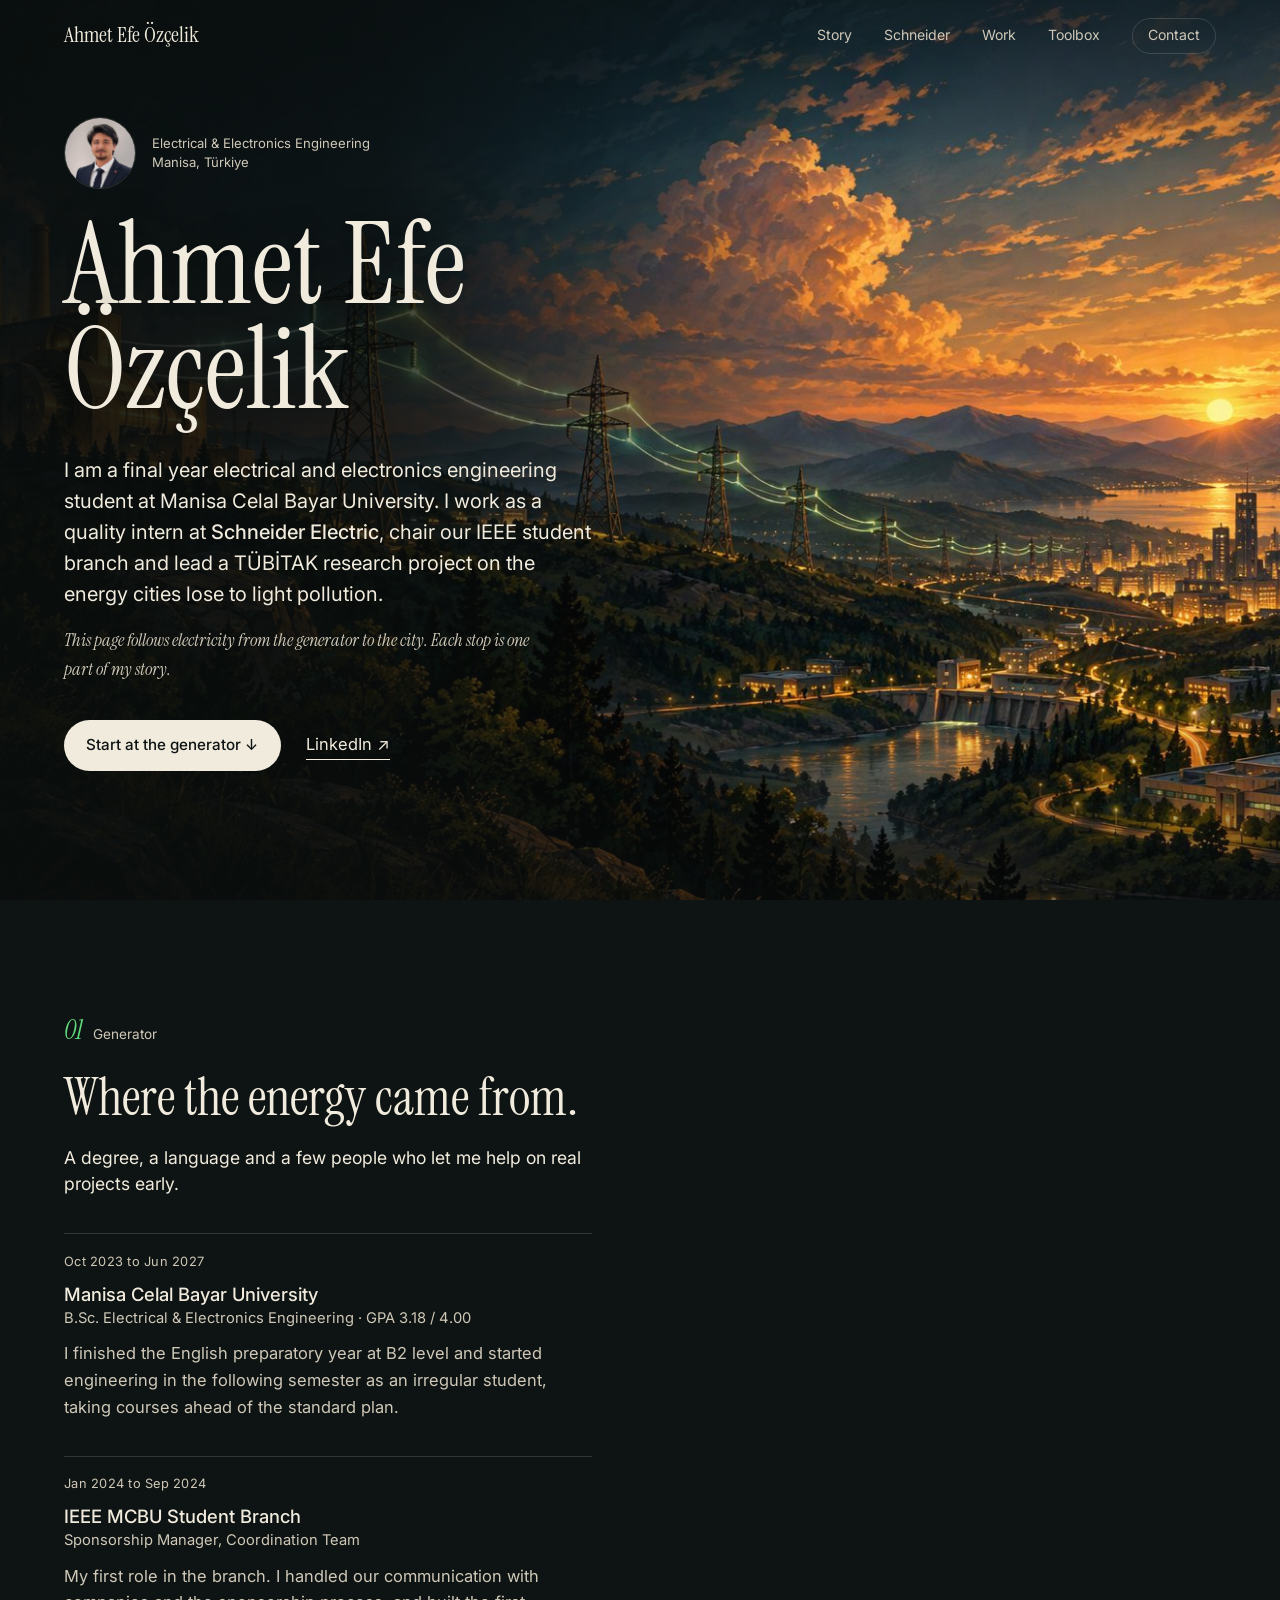
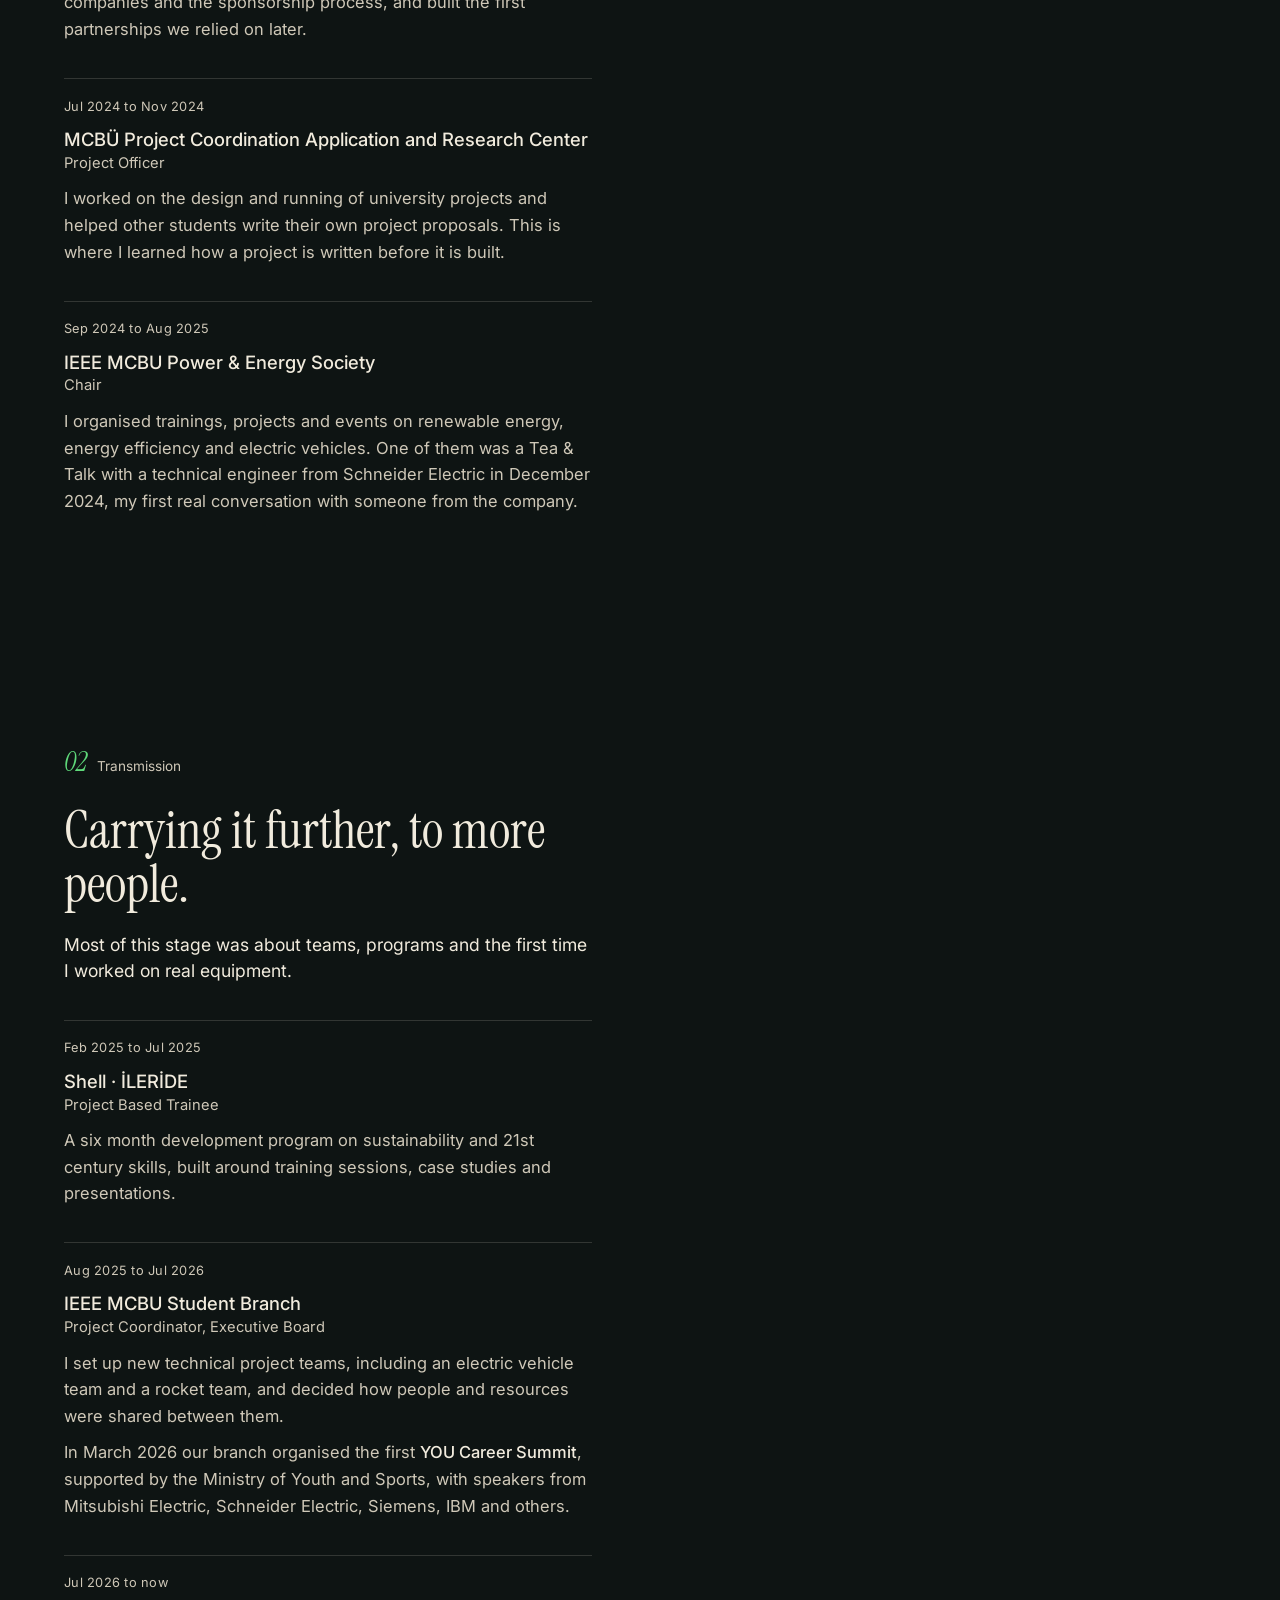
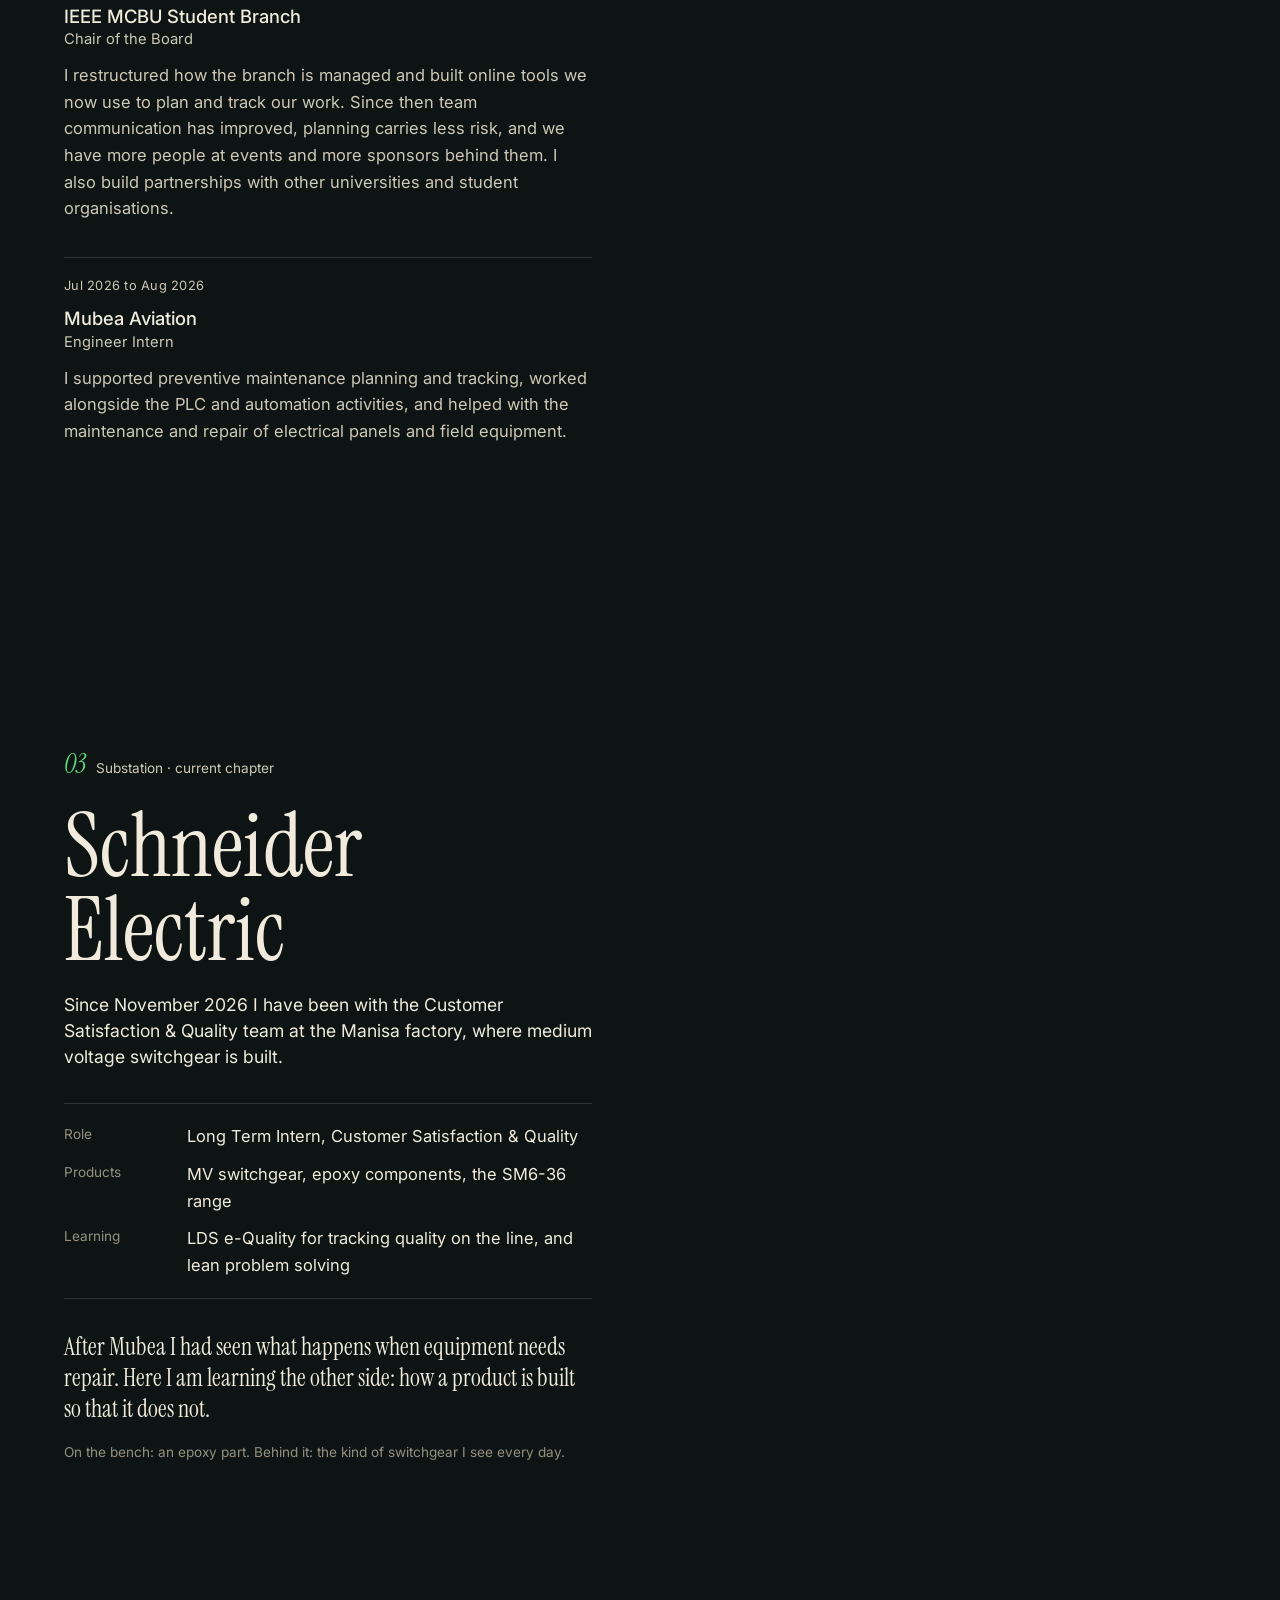
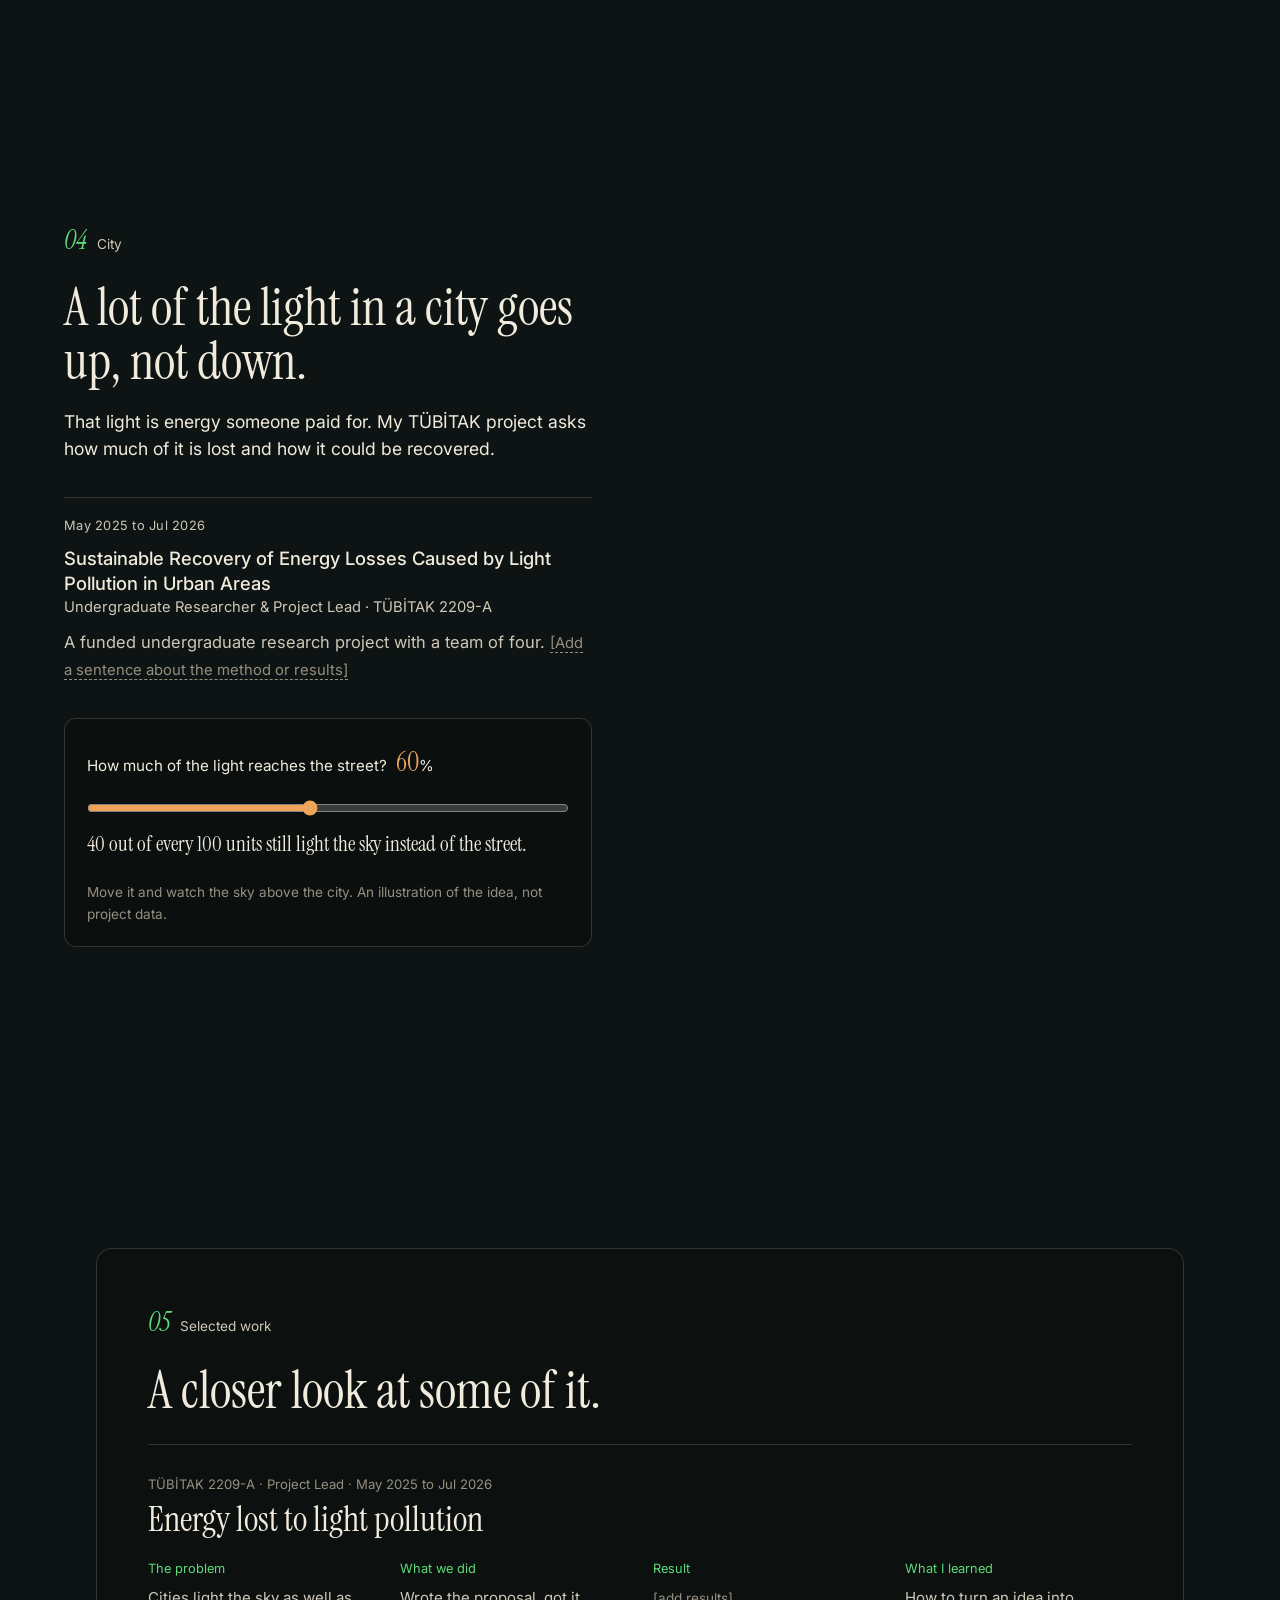
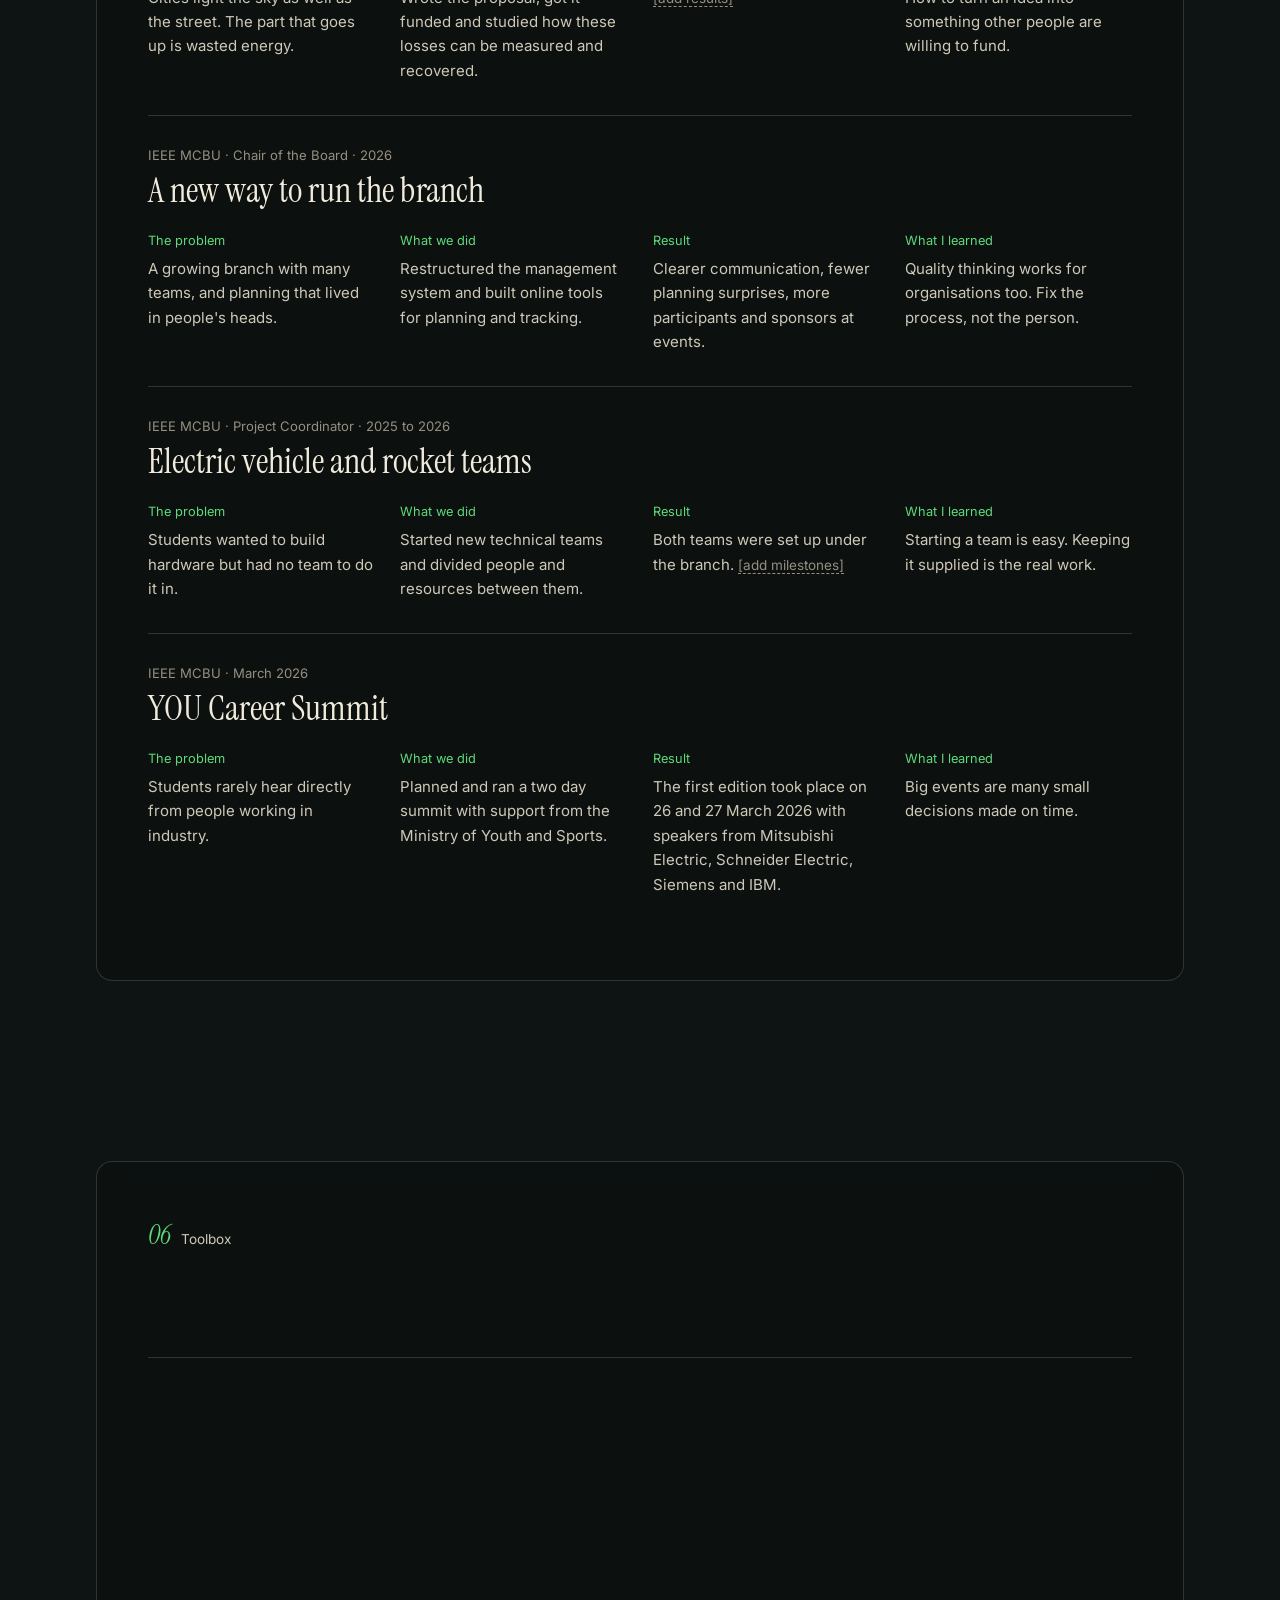
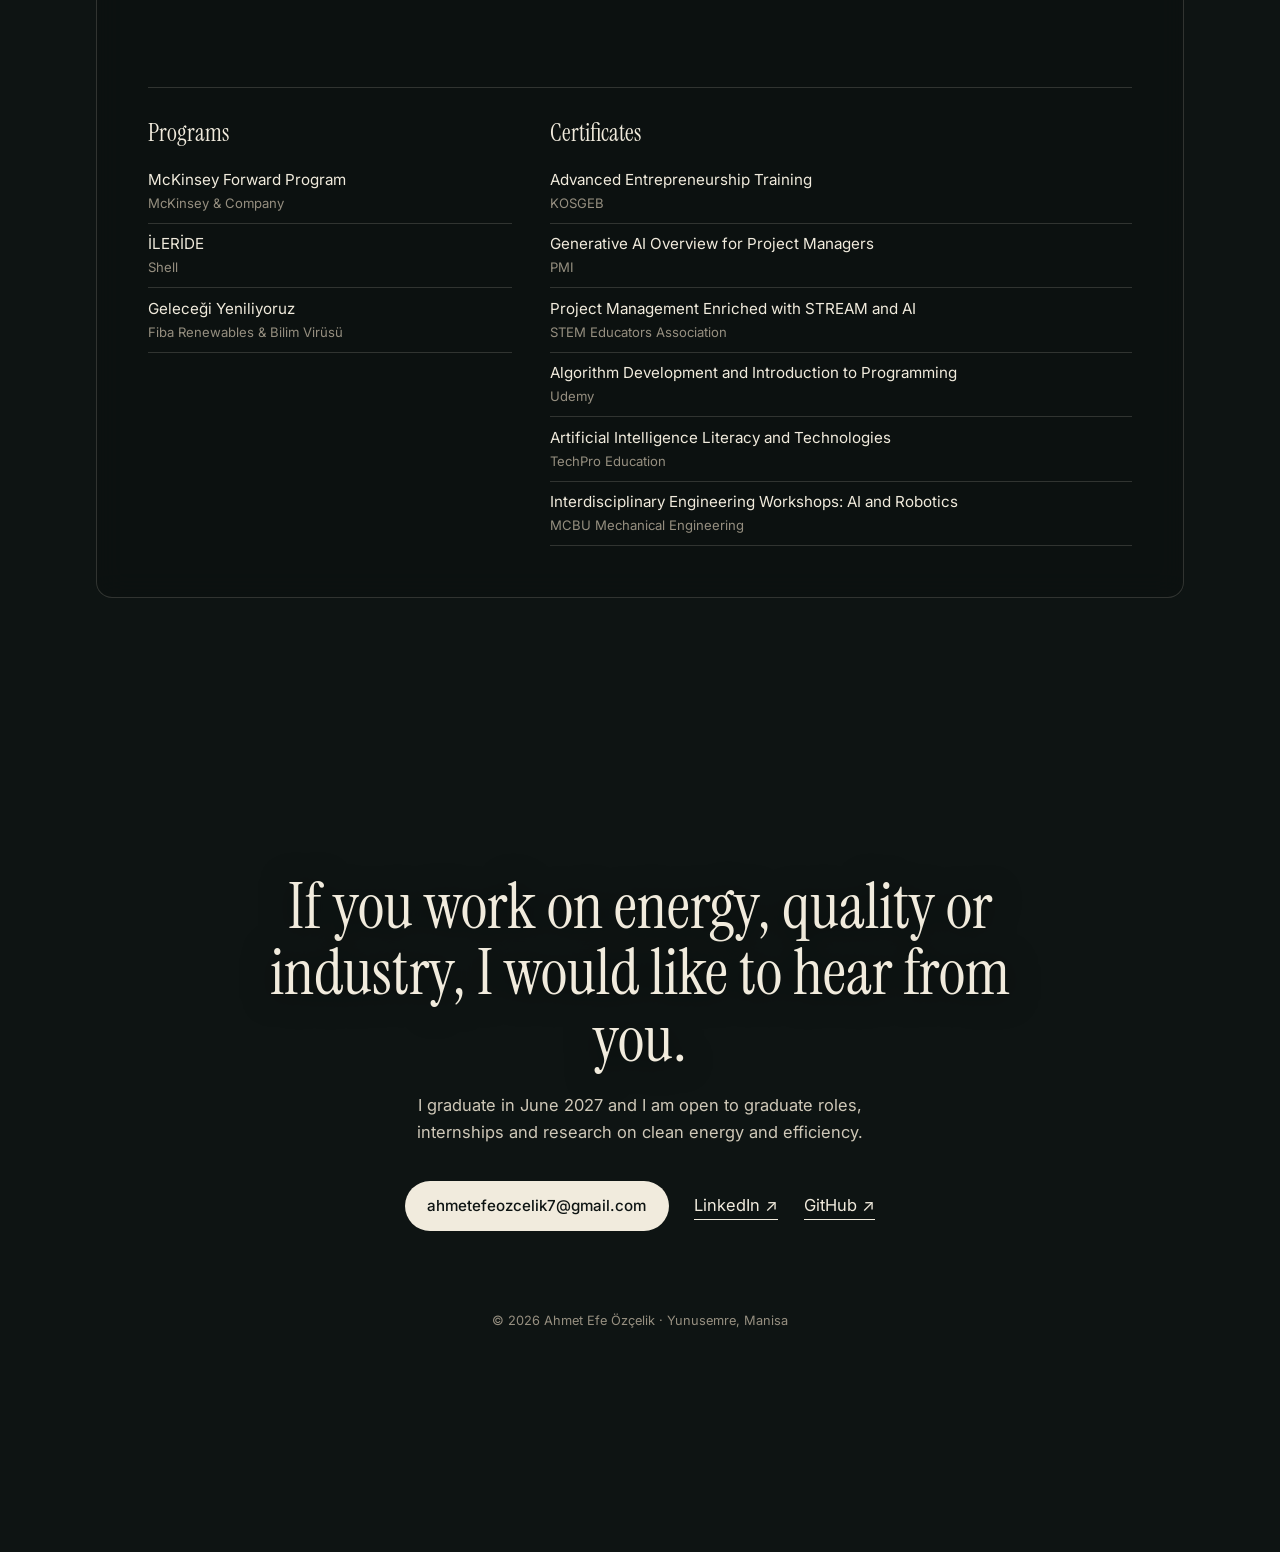
<file: ahmet-efe-ozcelik-site-v7/index.html>
<!doctype html>
<html lang="en">
<head>
<meta charset="utf-8">
<meta name="viewport" content="width=device-width, initial-scale=1">
<title>Ahmet Efe Özçelik · Electrical Engineering, Quality, Energy</title>
<meta name="description" content="Ahmet Efe Özçelik (Ozcelik). Electrical and electronics engineering student at Manisa Celal Bayar University, quality intern at Schneider Electric, Chair of the IEEE MCBU Student Branch and team lead of a TÜBİTAK 2209-A project on energy lost to light pollution.">
<meta name="author" content="Ahmet Efe Özçelik">
<meta name="theme-color" content="#0E1413">
<meta property="og:type" content="profile">
<meta property="og:title" content="Ahmet Efe Özçelik">
<meta property="og:description" content="Final year electrical engineering student. Quality intern at Schneider Electric. Chair of IEEE MCBU. Researching the energy cities lose to light pollution.">
<link rel="icon" href="assets/favicon.svg" type="image/svg+xml">
<link rel="preload" as="image" href="assets/art/overview.jpg" media="(min-width:761px)">
<link rel="preconnect" href="https://fonts.googleapis.com">
<link rel="preconnect" href="https://fonts.gstatic.com" crossorigin>
<link href="https://fonts.googleapis.com/css2?family=Instrument+Serif:ital@0;1&family=Inter:wght@300;400;500;600&display=swap" rel="stylesheet">
<link rel="stylesheet" href="styles.css">
<script>document.documentElement.classList.add('js')</script>
<script type="application/ld+json">
{"@context":"https://schema.org","@type":"Person","name":"Ahmet Efe Özçelik","alternateName":"Ahmet Efe Ozcelik",
"jobTitle":"Long Term Intern, Customer Satisfaction & Quality",
"worksFor":{"@type":"Organization","name":"Schneider Electric"},
"alumniOf":{"@type":"CollegeOrUniversity","name":"Manisa Celal Bayar University"},
"email":"mailto:ahmetefeozcelik7@gmail.com",
"sameAs":["https://www.linkedin.com/in/ahmet-efe-%C3%B6z%C3%A7elik","https://github.com/SnAhmetEfe"]}
</script>
</head>
<body>
<a class="skip" href="#main">Skip to content</a>

<div class="stage" aria-hidden="true">
  <div class="layer" data-art="hero"><picture><source media="(max-width:760px)" srcset="assets/art/overview-m.jpg"><img src="assets/art/overview.jpg" alt=""></picture></div>
  <div class="layer" data-art="gen"><picture><source media="(max-width:760px)" srcset="assets/art/generator-m.jpg"><img src="assets/art/generator.jpg" alt="" loading="lazy"></picture><i class="pulse" style="--x:54%;--y:63%"></i></div>
  <div class="layer" data-art="tx"><picture><source media="(max-width:760px)" srcset="assets/art/transmission-m.jpg"><img src="assets/art/transmission.jpg" alt="" loading="lazy"></picture></div>
  <div class="layer" data-art="dist"><picture><source media="(max-width:760px)" srcset="assets/art/substation-m.jpg"><img src="assets/art/substation.jpg" alt="" loading="lazy"></picture></div>
  <div class="layer" data-art="use"><picture><source media="(max-width:760px)" srcset="assets/art/city-m.jpg"><img src="assets/art/city.jpg" alt="" loading="lazy"></picture><i class="skyglow"></i><canvas class="stars"></canvas></div>
  <div class="grain"></div>
</div>
<div class="veil" aria-hidden="true"></div>

<header class="bar">
  <a href="#top" class="brand" lang="tr">Ahmet Efe Özçelik</a>
  <nav aria-label="Sections">
    <a href="#generate">Story</a>
    <a href="#distribute">Schneider</a>
    <a href="#work">Work</a>
    <a href="#toolbox">Toolbox</a>
    <a href="#contact" class="pill">Contact</a>
  </nav>
</header>

<nav class="rail" aria-label="Chapters">
  <a href="#generate" data-for="generate"><em>01</em><span>Generator</span></a>
  <a href="#transmit" data-for="transmit"><em>02</em><span>Transmission</span></a>
  <a href="#distribute" data-for="distribute"><em>03</em><span>Substation</span></a>
  <a href="#use" data-for="use"><em>04</em><span>City</span></a>
</nav>

<main id="main">

<!-- HERO -->
<section id="top" class="hero" data-cam="hero">
  <div class="who">
    <img class="avatar" src="assets/photo.jpg" alt="Ahmet Efe Özçelik" width="88" height="88">
    <p class="eyebrow">Electrical &amp; Electronics Engineering<br>Manisa, Türkiye</p>
  </div>
  <h1 lang="tr">Ahmet Efe<br>Özçelik</h1>
  <p class="intro">I am a final year electrical and electronics engineering student at Manisa Celal Bayar University. I work as a quality intern at <strong>Schneider Electric</strong>, chair our IEEE student branch and lead a TÜBİTAK research project on the energy cities lose to light pollution.</p>
  <p class="aside">This page follows electricity from the generator to the city. Each stop is one part of my story.</p>
  <div class="cta-row">
    <a class="btn" href="#generate">Start at the generator <span aria-hidden="true">↓</span></a>
    <a class="text-link" href="https://www.linkedin.com/in/ahmet-efe-%C3%B6z%C3%A7elik" target="_blank" rel="noopener">LinkedIn ↗</a>
  </div>
  </section>

<!-- 01 GENERATOR: foundations -->
<section id="generate" class="chapter" data-cam="gen">
  <div class="col">
    <p class="num"><em>01</em> Generator</p>
    <h2>Where the energy came from.</h2>
    <p class="lead">A degree, a language and a few people who let me help on real projects early.</p>

    <article class="item">
      <p class="date">Oct 2023 to Jun 2027</p>
      <h3>Manisa Celal Bayar University</h3>
      <p class="role">B.Sc. Electrical &amp; Electronics Engineering · GPA 3.18 / 4.00</p>
      <p>I finished the English preparatory year at B2 level and started engineering in the following semester as an irregular student, taking courses ahead of the standard plan.</p>
    </article>

    <article class="item">
      <p class="date">Jan 2024 to Sep 2024</p>
      <h3>IEEE MCBU Student Branch</h3>
      <p class="role">Sponsorship Manager, Coordination Team</p>
      <p>My first role in the branch. I handled our communication with companies and the sponsorship process, and built the first partnerships we relied on later.</p>
    </article>

    <article class="item">
      <p class="date">Jul 2024 to Nov 2024</p>
      <h3>MCBÜ Project Coordination Application and Research Center</h3>
      <p class="role">Project Officer</p>
      <p>I worked on the design and running of university projects and helped other students write their own project proposals. This is where I learned how a project is written before it is built.</p>
    </article>

    <article class="item">
      <p class="date">Sep 2024 to Aug 2025</p>
      <h3>IEEE MCBU Power &amp; Energy Society</h3>
      <p class="role">Chair</p>
      <p>I organised trainings, projects and events on renewable energy, energy efficiency and electric vehicles. One of them was a Tea &amp; Talk with a technical engineer from Schneider Electric in December 2024, my first real conversation with someone from the company.</p>
    </article>
  </div>
</section>

<!-- 02 TRANSMISSION: connecting -->
<section id="transmit" class="chapter" data-cam="tx">
  <div class="col">
    <p class="num"><em>02</em> Transmission</p>
    <h2>Carrying it further, to more people.</h2>
    <p class="lead">Most of this stage was about teams, programs and the first time I worked on real equipment.</p>

    <article class="item">
      <p class="date">Feb 2025 to Jul 2025</p>
      <h3>Shell · İLERİDE</h3>
      <p class="role">Project Based Trainee</p>
      <p>A six month development program on sustainability and 21st century skills, built around training sessions, case studies and presentations.</p>
    </article>

    <article class="item">
      <p class="date">Aug 2025 to Jul 2026</p>
      <h3>IEEE MCBU Student Branch</h3>
      <p class="role">Project Coordinator, Executive Board</p>
      <p>I set up new technical project teams, including an electric vehicle team and a rocket team, and decided how people and resources were shared between them.</p>
      <p>In March 2026 our branch organised the first <strong>YOU Career Summit</strong>, supported by the Ministry of Youth and Sports, with speakers from Mitsubishi Electric, Schneider Electric, Siemens, IBM and others.</p>
    </article>

    <article class="item">
      <p class="date">Jul 2026 to now</p>
      <h3>IEEE MCBU Student Branch</h3>
      <p class="role">Chair of the Board</p>
      <p>I restructured how the branch is managed and built online tools we now use to plan and track our work. Since then team communication has improved, planning carries less risk, and we have more people at events and more sponsors behind them. I also build partnerships with other universities and student organisations.</p>
    </article>

    <article class="item">
      <p class="date">Jul 2026 to Aug 2026</p>
      <h3>Mubea Aviation</h3>
      <p class="role">Engineer Intern</p>
      <p>I supported preventive maintenance planning and tracking, worked alongside the PLC and automation activities, and helped with the maintenance and repair of electrical panels and field equipment.</p>
    </article>
  </div>
</section>

<!-- 03 SUBSTATION: Schneider -->
<section id="distribute" class="chapter key" data-cam="dist">
  <div class="col">
    <p class="num"><em>03</em> Substation · current chapter</p>
    <h2 class="company">Schneider Electric</h2>
    <p class="lead">Since November 2026 I have been with the Customer Satisfaction &amp; Quality team at the Manisa factory, where medium voltage switchgear is built.</p>
    <dl class="facts">
      <dt>Role</dt><dd>Long Term Intern, Customer Satisfaction &amp; Quality</dd>
      <dt>Products</dt><dd>MV switchgear, epoxy components, the SM6-36 range</dd>
      <dt>Learning</dt><dd>LDS e-Quality for tracking quality on the line, and lean problem solving</dd>
    </dl>
    <p class="thought">After Mubea I had seen what happens when equipment needs repair. Here I am learning the other side: how a product is built so that it does not.</p>
    <p class="caption">On the bench: an epoxy part. Behind it: the kind of switchgear I see every day.</p>
  </div>
</section>

<!-- 04 CITY: research -->
<section id="use" class="chapter" data-cam="use">
  <div class="col">
    <p class="num"><em>04</em> City</p>
    <h2>A lot of the light in a city goes up, not down.</h2>
    <p class="lead">That light is energy someone paid for. My TÜBİTAK project asks how much of it is lost and how it could be recovered.</p>

    <article class="item">
      <p class="date">May 2025 to Jul 2026</p>
      <h3>Sustainable Recovery of Energy Losses Caused by Light Pollution in Urban Areas</h3>
      <p class="role">Undergraduate Researcher &amp; Project Lead · TÜBİTAK 2209-A</p>
      <p>A funded undergraduate research project with a team of four. <span class="ph">[Add a sentence about the method or results]</span></p>
    </article>

    <div class="lab">
      <label for="eta">How much of the light reaches the street? <output id="etaOut" for="eta">60</output>%</label>
      <input id="eta" type="range" min="30" max="95" value="60">
      <p id="effMsg" class="lab-msg" aria-live="polite"></p>
      <p class="caption">Move it and watch the sky above the city. An illustration of the idea, not project data.</p>
    </div>
  </div>
</section>

<!-- WORK -->
<section id="work" class="sheet" data-cam="over">
  <div class="sheet-inner">
    <p class="num"><em>05</em> Selected work</p>
    <h2>A closer look at some of it.</h2>

    <article class="case">
      <p class="case-meta">TÜBİTAK 2209-A · Project Lead · May 2025 to Jul 2026</p>
      <h3>Energy lost to light pollution</h3>
      <dl>
        <div><dt>The problem</dt><dd>Cities light the sky as well as the street. The part that goes up is wasted energy.</dd></div>
        <div><dt>What we did</dt><dd>Wrote the proposal, got it funded and studied how these losses can be measured and recovered.</dd></div>
        <div><dt>Result</dt><dd><span class="ph">[add results]</span></dd></div>
        <div><dt>What I learned</dt><dd>How to turn an idea into something other people are willing to fund.</dd></div>
      </dl>
    </article>

    <article class="case">
      <p class="case-meta">IEEE MCBU · Chair of the Board · 2026</p>
      <h3>A new way to run the branch</h3>
      <dl>
        <div><dt>The problem</dt><dd>A growing branch with many teams, and planning that lived in people's heads.</dd></div>
        <div><dt>What we did</dt><dd>Restructured the management system and built online tools for planning and tracking.</dd></div>
        <div><dt>Result</dt><dd>Clearer communication, fewer planning surprises, more participants and sponsors at events.</dd></div>
        <div><dt>What I learned</dt><dd>Quality thinking works for organisations too. Fix the process, not the person.</dd></div>
      </dl>
    </article>

    <article class="case">
      <p class="case-meta">IEEE MCBU · Project Coordinator · 2025 to 2026</p>
      <h3>Electric vehicle and rocket teams</h3>
      <dl>
        <div><dt>The problem</dt><dd>Students wanted to build hardware but had no team to do it in.</dd></div>
        <div><dt>What we did</dt><dd>Started new technical teams and divided people and resources between them.</dd></div>
        <div><dt>Result</dt><dd>Both teams were set up under the branch. <span class="ph">[add milestones]</span></dd></div>
        <div><dt>What I learned</dt><dd>Starting a team is easy. Keeping it supplied is the real work.</dd></div>
      </dl>
    </article>

    <article class="case">
      <p class="case-meta">IEEE MCBU · March 2026</p>
      <h3>YOU Career Summit</h3>
      <dl>
        <div><dt>The problem</dt><dd>Students rarely hear directly from people working in industry.</dd></div>
        <div><dt>What we did</dt><dd>Planned and ran a two day summit with support from the Ministry of Youth and Sports.</dd></div>
        <div><dt>Result</dt><dd>The first edition took place on 26 and 27 March 2026 with speakers from Mitsubishi Electric, Schneider Electric, Siemens and IBM.</dd></div>
        <div><dt>What I learned</dt><dd>Big events are many small decisions made on time.</dd></div>
      </dl>
    </article>
  </div>
</section>

<!-- TOOLBOX -->
<section id="toolbox" class="sheet" data-cam="over">
  <div class="sheet-inner">
    <p class="num"><em>06</em> Toolbox</p>
    <h2>What I work with.</h2>
    <div class="tools">
      <div><h3>Engineering</h3><p>Circuit analysis · MATLAB / Simulink · PSpice · Proteus · AutoCAD · SolidWorks</p></div>
      <div><h3>Software</h3><p>C / C++ · Object oriented programming · Prompt engineering · Microsoft Office</p></div>
      <div><h3>Projects &amp; quality</h3><p>Project development and management · Agile · LDS e-Quality · Lean problem solving (learning)</p></div>
      <div><h3>Working with people</h3><p>Leadership · Planning · Teamwork · Communication · Problem solving · Adaptability</p></div>
      <div><h3>Languages</h3><p>Turkish (native) · English (B2) · German (A1)</p></div>
      <div><h3>Outside work</h3><p>Guitar and music · Reading · Chess · Basketball · Tennis · Motorsport</p></div>
    </div>

    <div class="learn">
      <div>
        <h3>Programs</h3>
        <ul>
          <li>McKinsey Forward Program <span>McKinsey &amp; Company</span></li>
          <li>İLERİDE <span>Shell</span></li>
          <li>Geleceği Yeniliyoruz <span>Fiba Renewables &amp; Bilim Virüsü</span></li>
        </ul>
      </div>
      <div>
        <h3>Certificates</h3>
        <ul>
          <li>Advanced Entrepreneurship Training <span>KOSGEB</span></li>
          <li>Generative AI Overview for Project Managers <span>PMI</span></li>
          <li>Project Management Enriched with STREAM and AI <span>STEM Educators Association</span></li>
          <li>Algorithm Development and Introduction to Programming <span>Udemy</span></li>
          <li>Artificial Intelligence Literacy and Technologies <span>TechPro Education</span></li>
          <li>Interdisciplinary Engineering Workshops: AI and Robotics <span>MCBU Mechanical Engineering</span></li>
        </ul>
      </div>
    </div>
  </div>
</section>

<!-- CONTACT -->
<section id="contact" class="contact" data-cam="plan">
  <h2>If you work on energy, quality or industry, I would like to hear from you.</h2>
  <p>I graduate in June 2027 and I am open to graduate roles, internships and research on clean energy and efficiency.</p>
  <div class="cta-row center">
    <a class="btn" href="mailto:ahmetefeozcelik7@gmail.com">ahmetefeozcelik7@gmail.com</a>
    <a class="text-link" href="https://www.linkedin.com/in/ahmet-efe-%C3%B6z%C3%A7elik" target="_blank" rel="noopener">LinkedIn ↗</a>
    <a class="text-link" href="https://github.com/SnAhmetEfe" target="_blank" rel="noopener">GitHub ↗</a>
  </div>
  <footer><span lang="tr">© 2026 Ahmet Efe Özçelik</span> · Yunusemre, Manisa</footer>
</section>

</main>

<script src="main.js"></script>
</body>
</html>
</file>
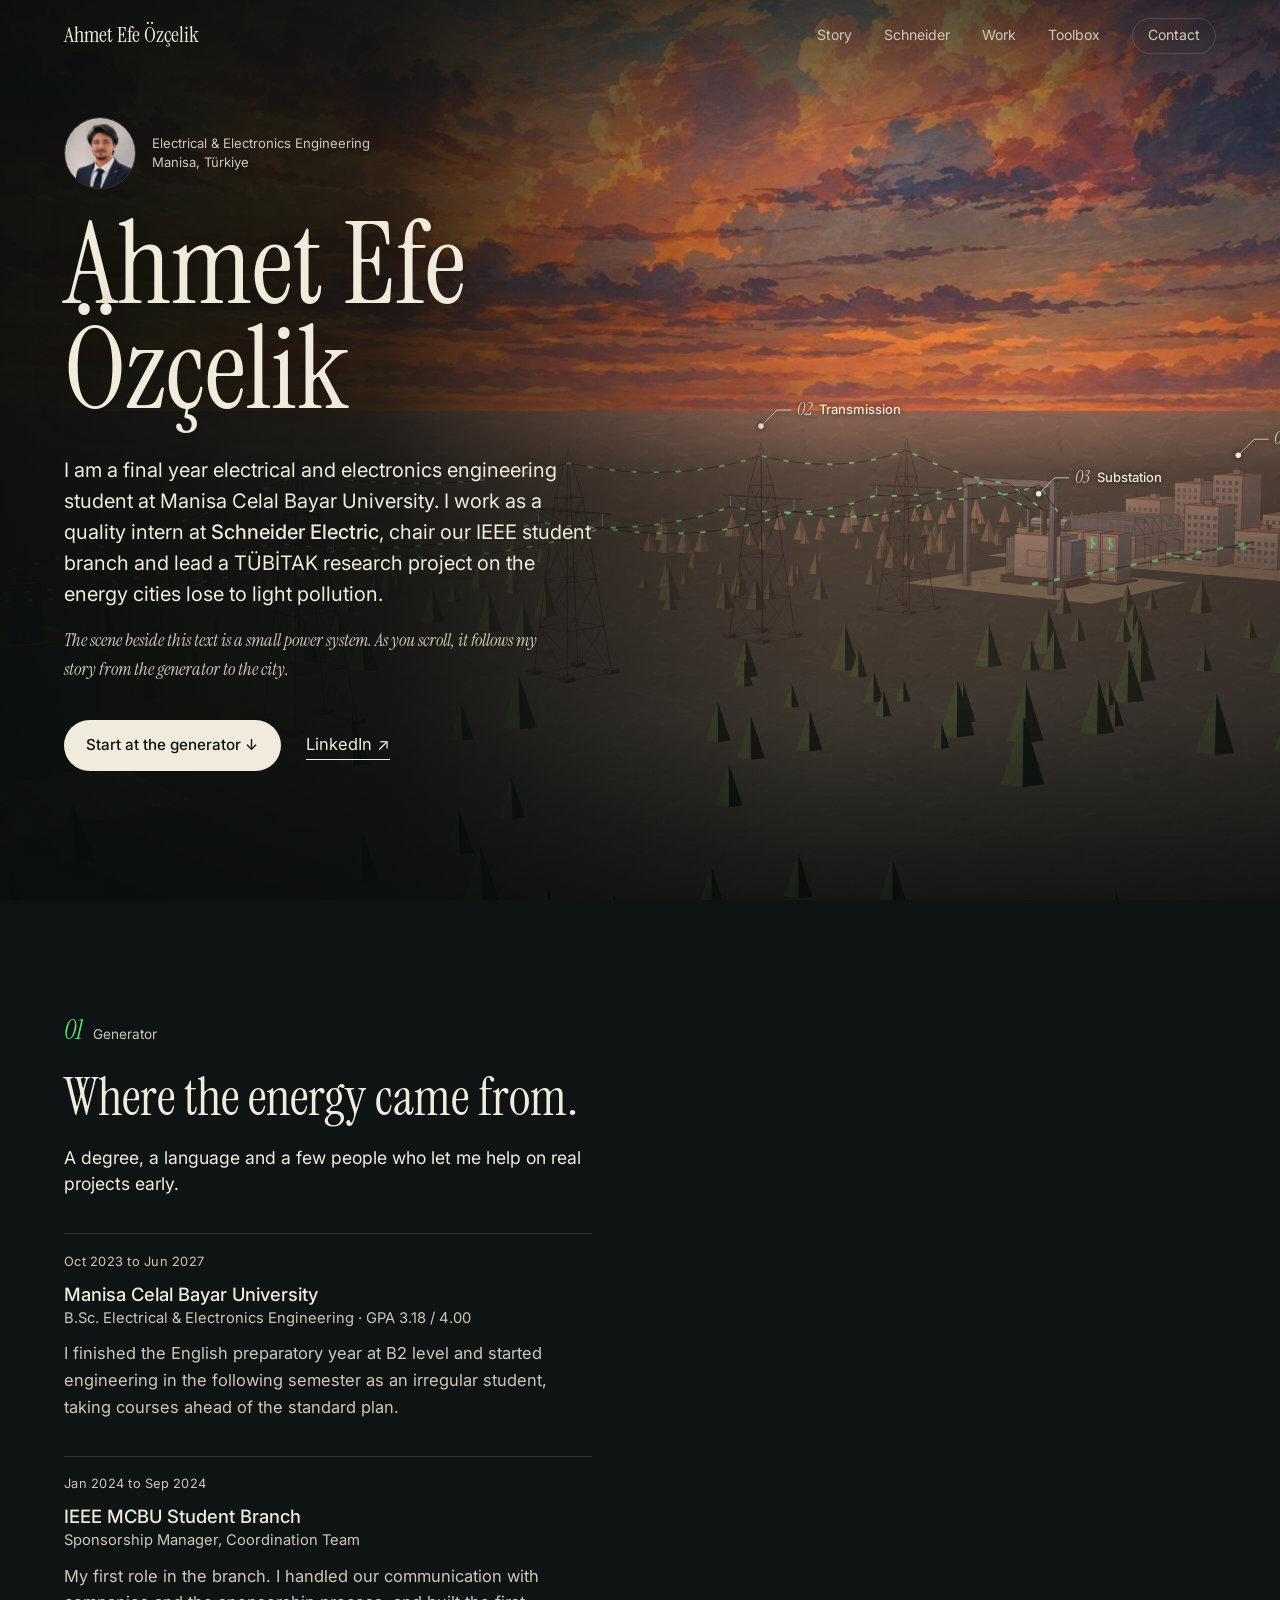
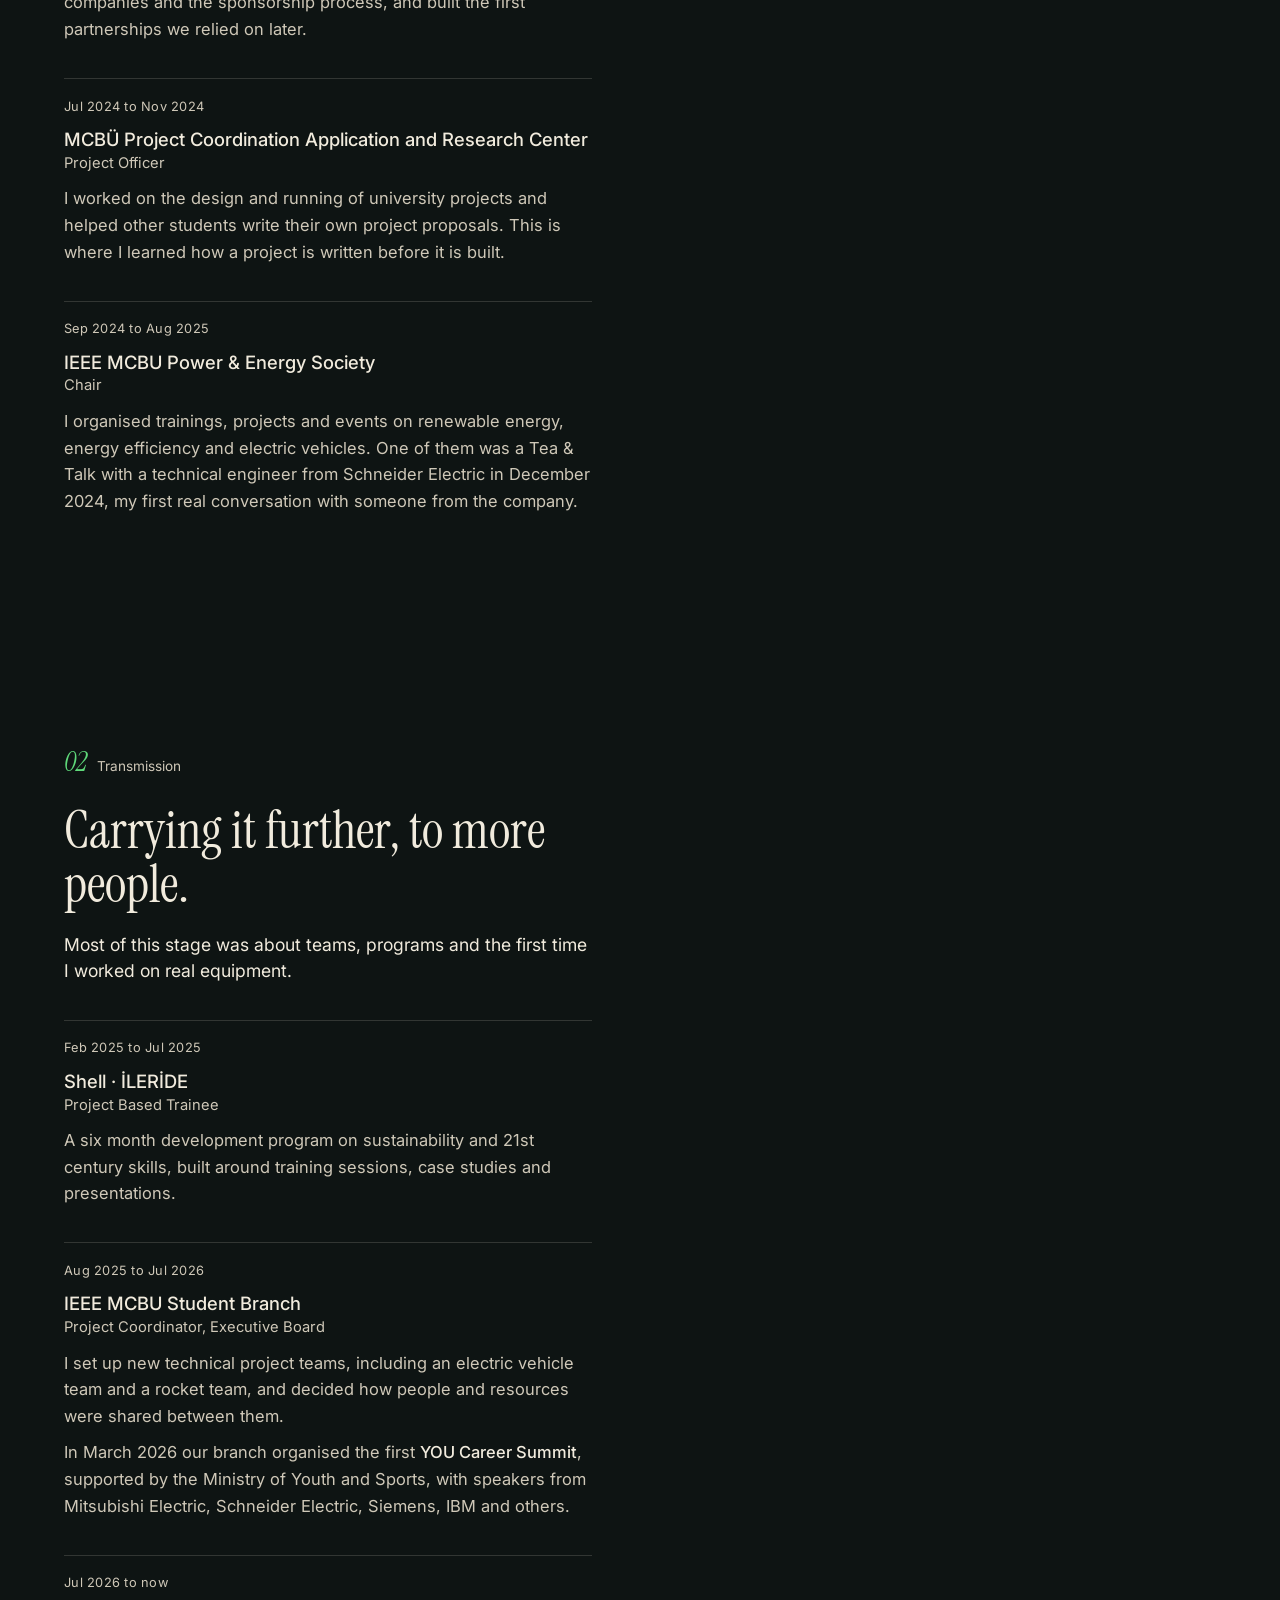
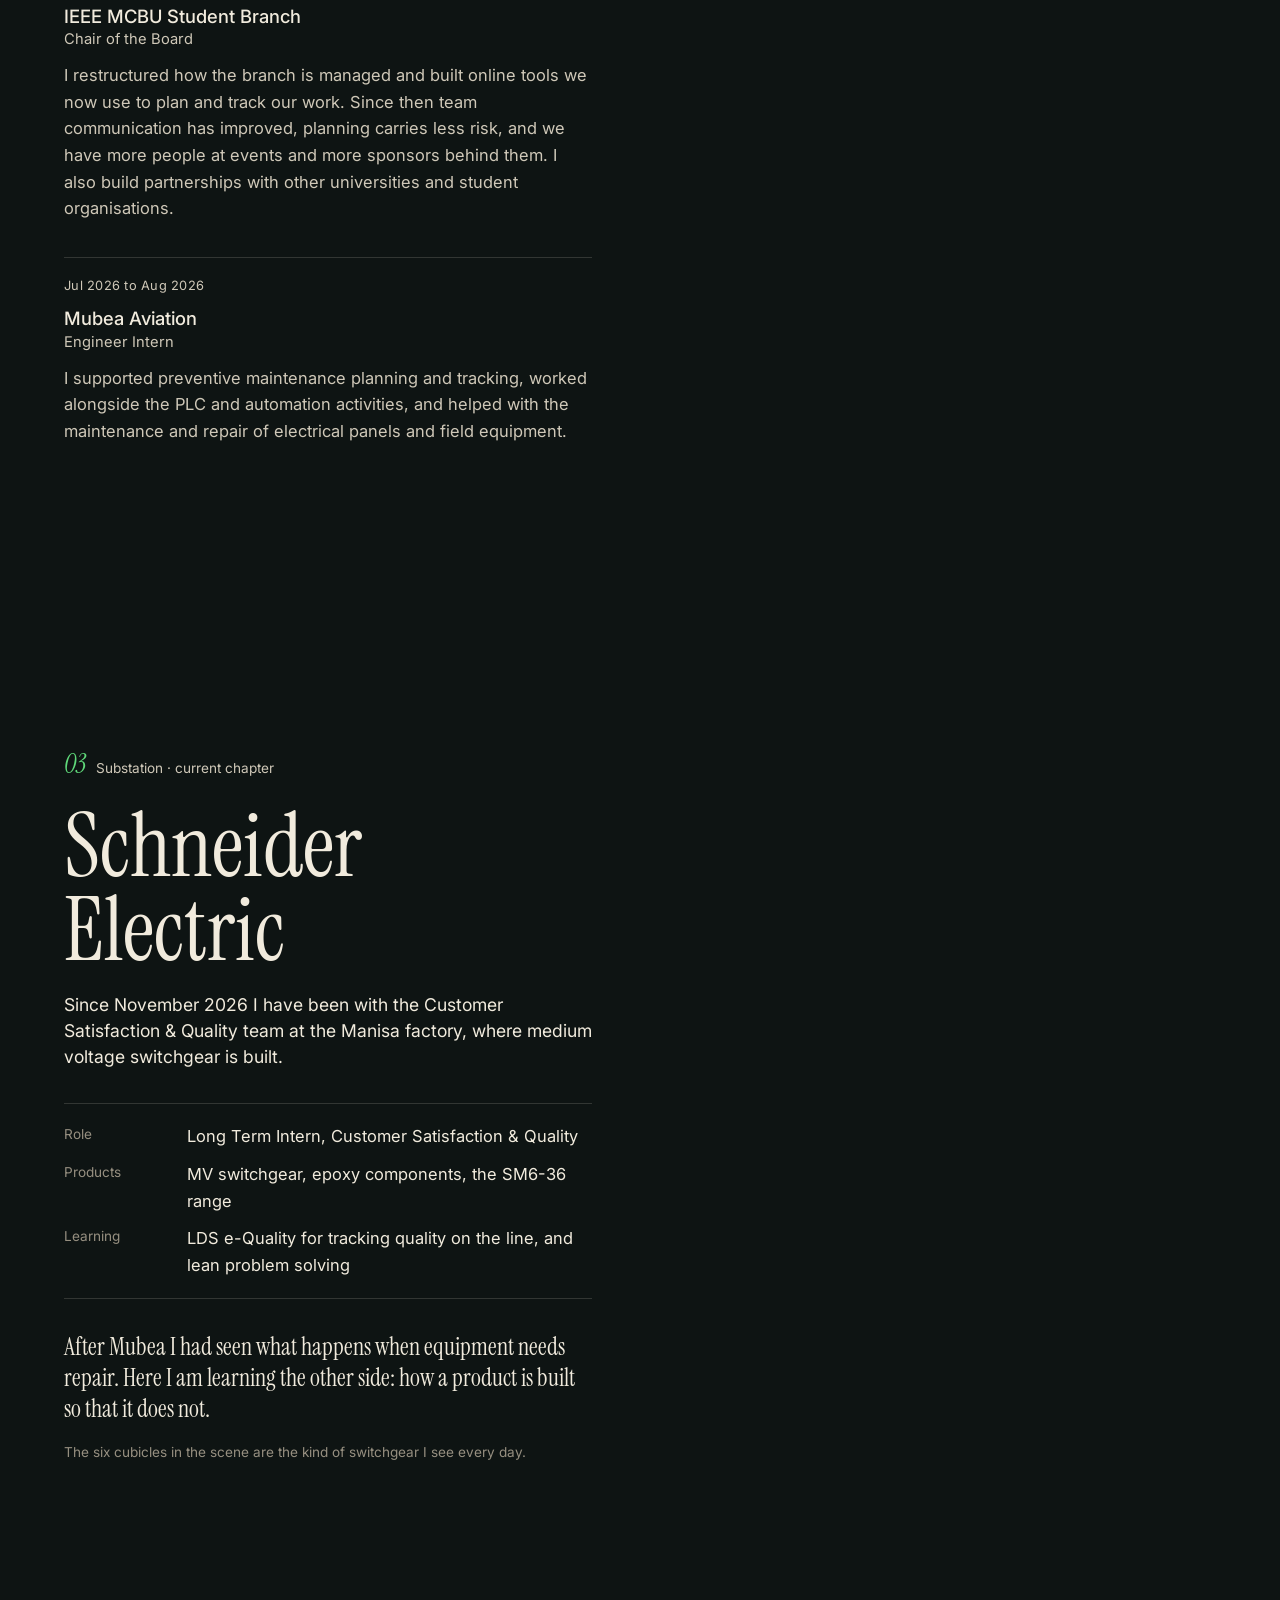
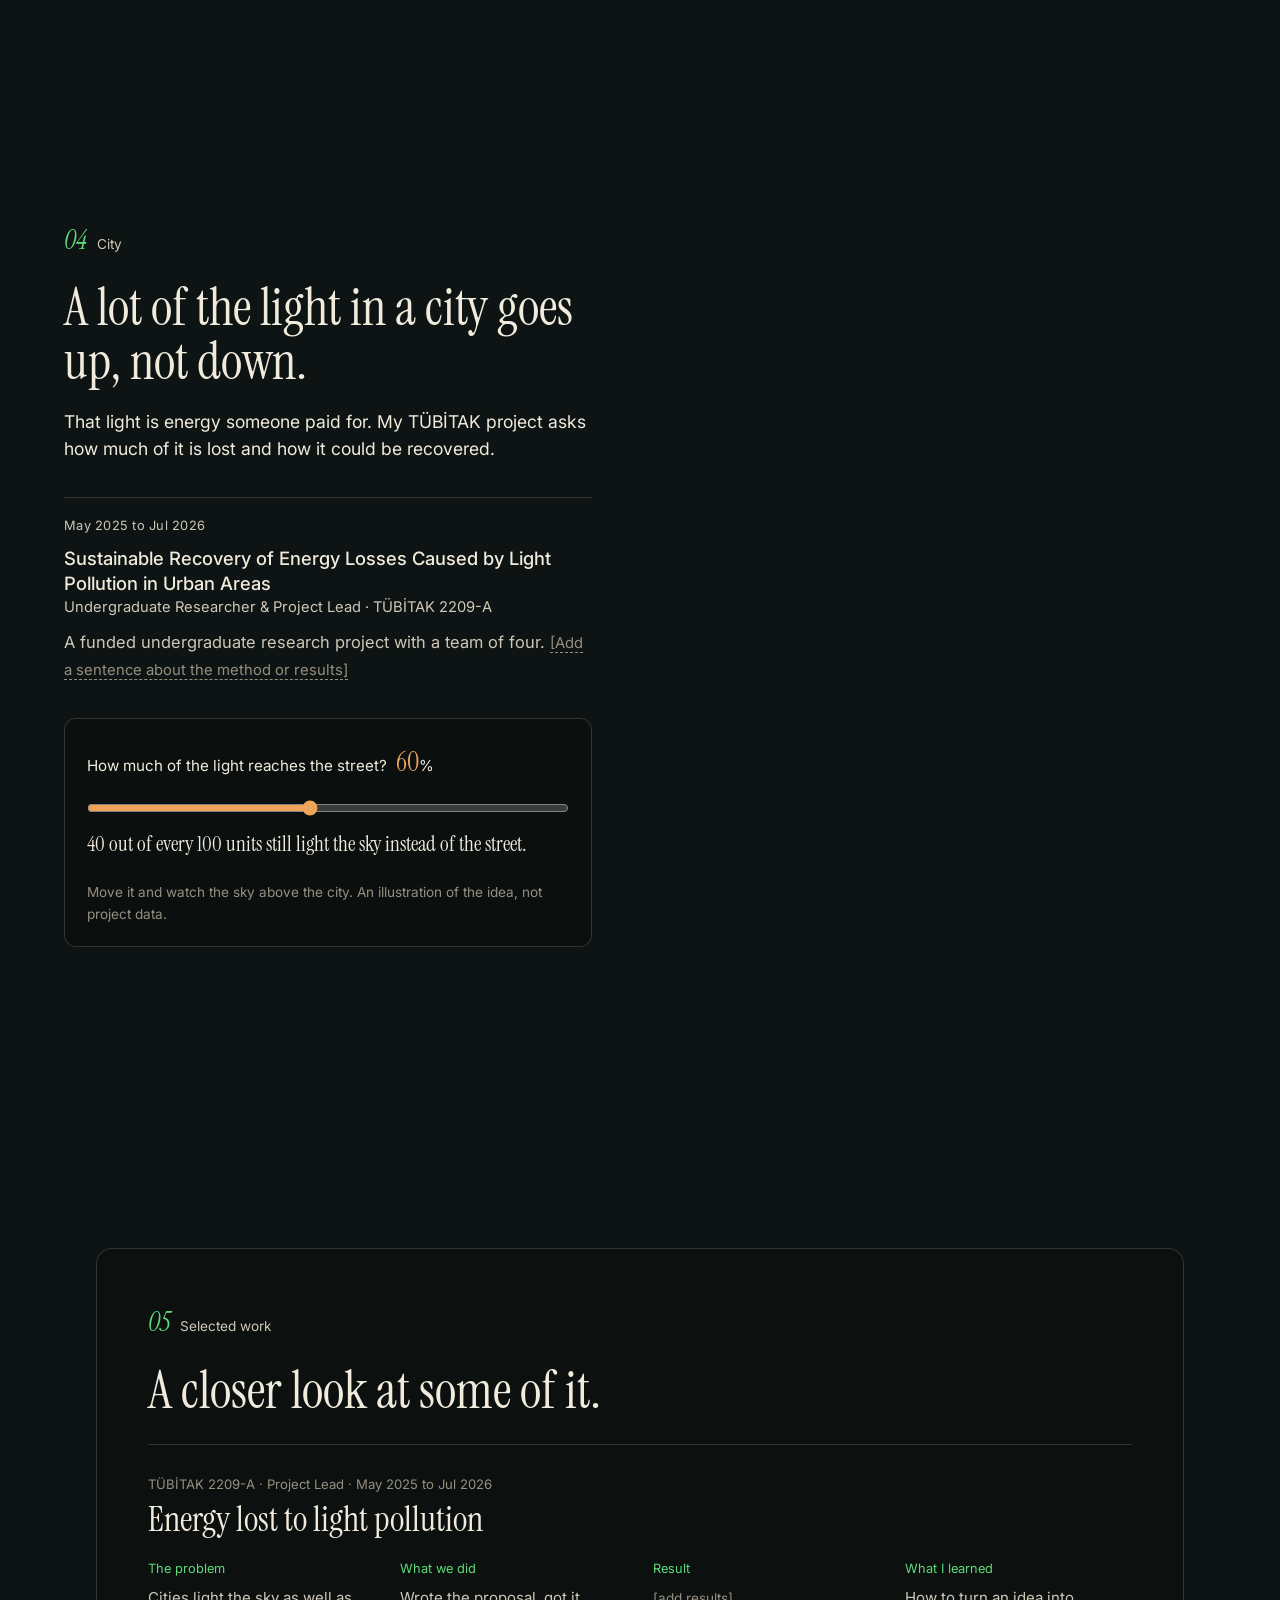
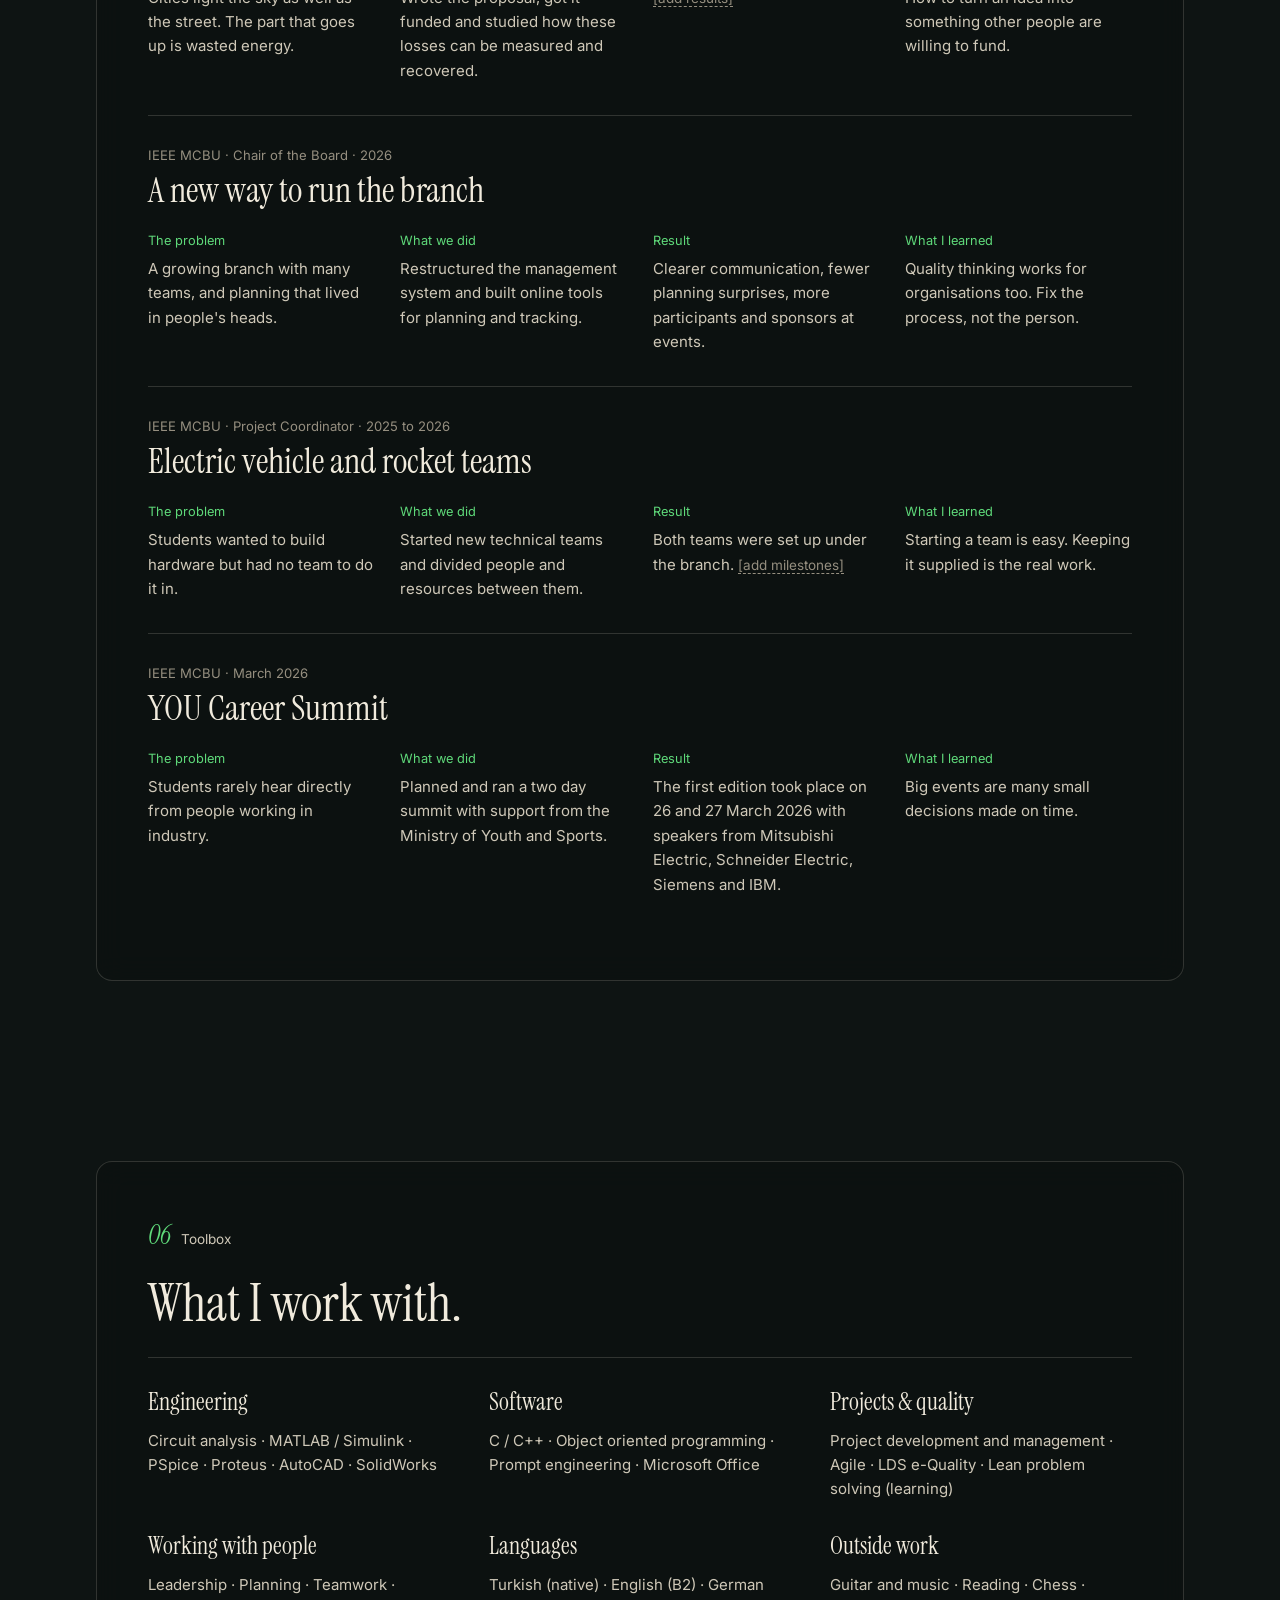
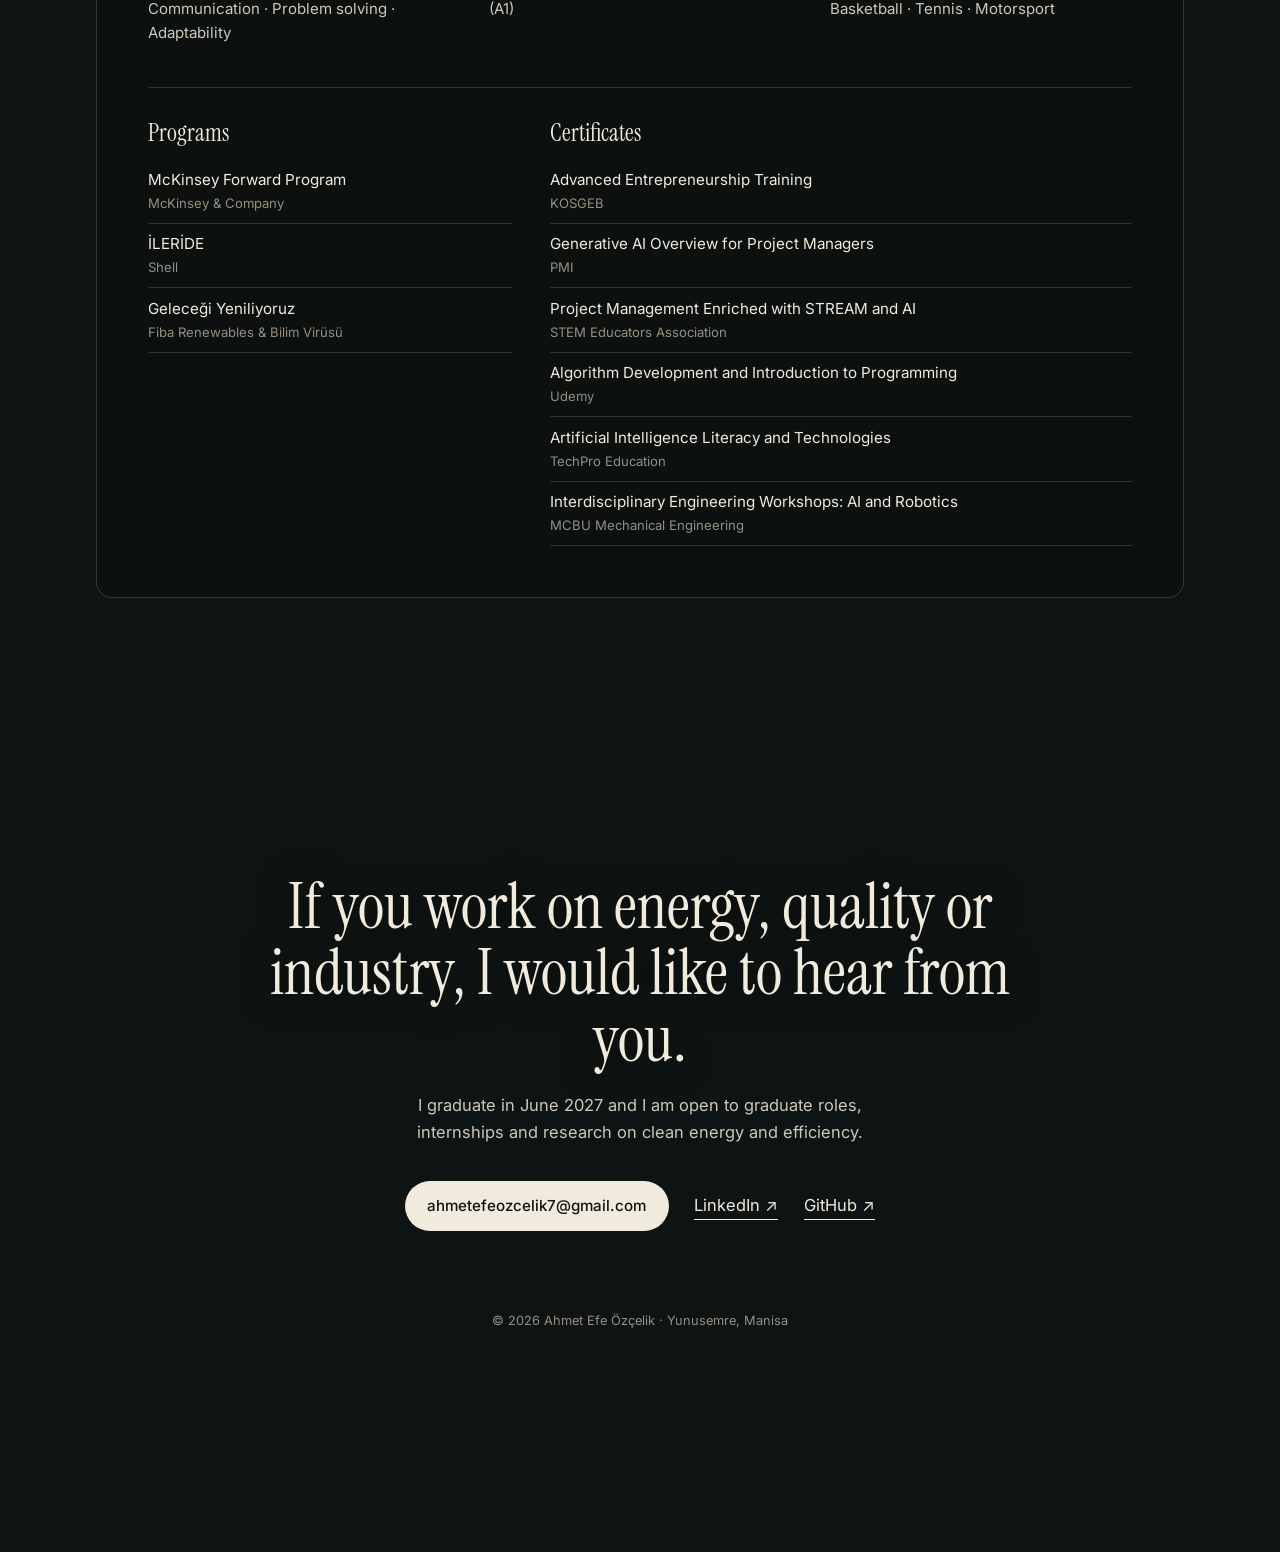
<file: ahmet-efe-ozcelik-site-v8/index.html>
<!doctype html>
<html lang="en">
<head>
<meta charset="utf-8">
<meta name="viewport" content="width=device-width, initial-scale=1">
<title>Ahmet Efe Özçelik · Electrical Engineering, Quality, Energy</title>
<meta name="description" content="Ahmet Efe Özçelik (Ozcelik). Electrical and electronics engineering student at Manisa Celal Bayar University, quality intern at Schneider Electric, Chair of the IEEE MCBU Student Branch and team lead of a TÜBİTAK 2209-A project on energy lost to light pollution.">
<meta name="author" content="Ahmet Efe Özçelik">
<meta name="theme-color" content="#0E1413">
<meta property="og:type" content="profile">
<meta property="og:title" content="Ahmet Efe Özçelik">
<meta property="og:description" content="Final year electrical engineering student. Quality intern at Schneider Electric. Chair of IEEE MCBU. Researching the energy cities lose to light pollution.">
<link rel="icon" href="assets/favicon.svg" type="image/svg+xml">
<link rel="preload" as="image" href="assets/sky/dusk.jpg">
<link rel="preconnect" href="https://fonts.googleapis.com">
<link rel="preconnect" href="https://fonts.gstatic.com" crossorigin>
<link href="https://fonts.googleapis.com/css2?family=Instrument+Serif:ital@0;1&family=Inter:wght@300;400;500;600&display=swap" rel="stylesheet">
<link rel="stylesheet" href="styles.css">
<script>document.documentElement.classList.add('js')</script>
<script type="application/ld+json">
{"@context":"https://schema.org","@type":"Person","name":"Ahmet Efe Özçelik","alternateName":"Ahmet Efe Ozcelik",
"jobTitle":"Long Term Intern, Customer Satisfaction & Quality",
"worksFor":{"@type":"Organization","name":"Schneider Electric"},
"alumniOf":{"@type":"CollegeOrUniversity","name":"Manisa Celal Bayar University"},
"email":"mailto:ahmetefeozcelik7@gmail.com",
"sameAs":["https://www.linkedin.com/in/ahmet-efe-%C3%B6z%C3%A7elik","https://github.com/SnAhmetEfe"]}
</script>
</head>
<body>
<a class="skip" href="#main">Skip to content</a>

<canvas id="scene" aria-hidden="true"></canvas>
<div class="veil" aria-hidden="true"></div>

<header class="bar">
  <a href="#top" class="brand" lang="tr">Ahmet Efe Özçelik</a>
  <nav aria-label="Sections">
    <a href="#generate">Story</a>
    <a href="#distribute">Schneider</a>
    <a href="#work">Work</a>
    <a href="#toolbox">Toolbox</a>
    <a href="#contact" class="pill">Contact</a>
  </nav>
</header>

<nav class="rail" aria-label="Chapters">
  <a href="#generate" data-for="generate"><em>01</em><span>Generator</span></a>
  <a href="#transmit" data-for="transmit"><em>02</em><span>Transmission</span></a>
  <a href="#distribute" data-for="distribute"><em>03</em><span>Substation</span></a>
  <a href="#use" data-for="use"><em>04</em><span>City</span></a>
</nav>

<main id="main">

<!-- HERO -->
<section id="top" class="hero" data-cam="hero">
  <div class="who">
    <img class="avatar" src="assets/photo.jpg" alt="Ahmet Efe Özçelik" width="88" height="88">
    <p class="eyebrow">Electrical &amp; Electronics Engineering<br>Manisa, Türkiye</p>
  </div>
  <h1 lang="tr">Ahmet Efe<br>Özçelik</h1>
  <p class="intro">I am a final year electrical and electronics engineering student at Manisa Celal Bayar University. I work as a quality intern at <strong>Schneider Electric</strong>, chair our IEEE student branch and lead a TÜBİTAK research project on the energy cities lose to light pollution.</p>
  <p class="aside">The scene beside this text is a small power system. As you scroll, it follows my story from the generator to the city.</p>
  <div class="cta-row">
    <a class="btn" href="#generate">Start at the generator <span aria-hidden="true">↓</span></a>
    <a class="text-link" href="https://www.linkedin.com/in/ahmet-efe-%C3%B6z%C3%A7elik" target="_blank" rel="noopener">LinkedIn ↗</a>
  </div>
  </section>

<!-- 01 GENERATOR: foundations -->
<section id="generate" class="chapter" data-cam="gen">
  <div class="col">
    <p class="num"><em>01</em> Generator</p>
    <h2>Where the energy came from.</h2>
    <p class="lead">A degree, a language and a few people who let me help on real projects early.</p>

    <article class="item">
      <p class="date">Oct 2023 to Jun 2027</p>
      <h3>Manisa Celal Bayar University</h3>
      <p class="role">B.Sc. Electrical &amp; Electronics Engineering · GPA 3.18 / 4.00</p>
      <p>I finished the English preparatory year at B2 level and started engineering in the following semester as an irregular student, taking courses ahead of the standard plan.</p>
    </article>

    <article class="item">
      <p class="date">Jan 2024 to Sep 2024</p>
      <h3>IEEE MCBU Student Branch</h3>
      <p class="role">Sponsorship Manager, Coordination Team</p>
      <p>My first role in the branch. I handled our communication with companies and the sponsorship process, and built the first partnerships we relied on later.</p>
    </article>

    <article class="item">
      <p class="date">Jul 2024 to Nov 2024</p>
      <h3>MCBÜ Project Coordination Application and Research Center</h3>
      <p class="role">Project Officer</p>
      <p>I worked on the design and running of university projects and helped other students write their own project proposals. This is where I learned how a project is written before it is built.</p>
    </article>

    <article class="item">
      <p class="date">Sep 2024 to Aug 2025</p>
      <h3>IEEE MCBU Power &amp; Energy Society</h3>
      <p class="role">Chair</p>
      <p>I organised trainings, projects and events on renewable energy, energy efficiency and electric vehicles. One of them was a Tea &amp; Talk with a technical engineer from Schneider Electric in December 2024, my first real conversation with someone from the company.</p>
    </article>
  </div>
</section>

<!-- 02 TRANSMISSION: connecting -->
<section id="transmit" class="chapter" data-cam="tx">
  <div class="col">
    <p class="num"><em>02</em> Transmission</p>
    <h2>Carrying it further, to more people.</h2>
    <p class="lead">Most of this stage was about teams, programs and the first time I worked on real equipment.</p>

    <article class="item">
      <p class="date">Feb 2025 to Jul 2025</p>
      <h3>Shell · İLERİDE</h3>
      <p class="role">Project Based Trainee</p>
      <p>A six month development program on sustainability and 21st century skills, built around training sessions, case studies and presentations.</p>
    </article>

    <article class="item">
      <p class="date">Aug 2025 to Jul 2026</p>
      <h3>IEEE MCBU Student Branch</h3>
      <p class="role">Project Coordinator, Executive Board</p>
      <p>I set up new technical project teams, including an electric vehicle team and a rocket team, and decided how people and resources were shared between them.</p>
      <p>In March 2026 our branch organised the first <strong>YOU Career Summit</strong>, supported by the Ministry of Youth and Sports, with speakers from Mitsubishi Electric, Schneider Electric, Siemens, IBM and others.</p>
    </article>

    <article class="item">
      <p class="date">Jul 2026 to now</p>
      <h3>IEEE MCBU Student Branch</h3>
      <p class="role">Chair of the Board</p>
      <p>I restructured how the branch is managed and built online tools we now use to plan and track our work. Since then team communication has improved, planning carries less risk, and we have more people at events and more sponsors behind them. I also build partnerships with other universities and student organisations.</p>
    </article>

    <article class="item">
      <p class="date">Jul 2026 to Aug 2026</p>
      <h3>Mubea Aviation</h3>
      <p class="role">Engineer Intern</p>
      <p>I supported preventive maintenance planning and tracking, worked alongside the PLC and automation activities, and helped with the maintenance and repair of electrical panels and field equipment.</p>
    </article>
  </div>
</section>

<!-- 03 SUBSTATION: Schneider -->
<section id="distribute" class="chapter key" data-cam="dist">
  <div class="col">
    <p class="num"><em>03</em> Substation · current chapter</p>
    <h2 class="company">Schneider Electric</h2>
    <p class="lead">Since November 2026 I have been with the Customer Satisfaction &amp; Quality team at the Manisa factory, where medium voltage switchgear is built.</p>
    <dl class="facts">
      <dt>Role</dt><dd>Long Term Intern, Customer Satisfaction &amp; Quality</dd>
      <dt>Products</dt><dd>MV switchgear, epoxy components, the SM6-36 range</dd>
      <dt>Learning</dt><dd>LDS e-Quality for tracking quality on the line, and lean problem solving</dd>
    </dl>
    <p class="thought">After Mubea I had seen what happens when equipment needs repair. Here I am learning the other side: how a product is built so that it does not.</p>
    <p class="caption">The six cubicles in the scene are the kind of switchgear I see every day.</p>
  </div>
</section>

<!-- 04 CITY: research -->
<section id="use" class="chapter" data-cam="use">
  <div class="col">
    <p class="num"><em>04</em> City</p>
    <h2>A lot of the light in a city goes up, not down.</h2>
    <p class="lead">That light is energy someone paid for. My TÜBİTAK project asks how much of it is lost and how it could be recovered.</p>

    <article class="item">
      <p class="date">May 2025 to Jul 2026</p>
      <h3>Sustainable Recovery of Energy Losses Caused by Light Pollution in Urban Areas</h3>
      <p class="role">Undergraduate Researcher &amp; Project Lead · TÜBİTAK 2209-A</p>
      <p>A funded undergraduate research project with a team of four. <span class="ph">[Add a sentence about the method or results]</span></p>
    </article>

    <div class="lab">
      <label for="eta">How much of the light reaches the street? <output id="etaOut" for="eta">60</output>%</label>
      <input id="eta" type="range" min="30" max="95" value="60">
      <p id="effMsg" class="lab-msg" aria-live="polite"></p>
      <p class="caption">Move it and watch the sky above the city. An illustration of the idea, not project data.</p>
    </div>
  </div>
</section>

<!-- WORK -->
<section id="work" class="sheet" data-cam="over">
  <div class="sheet-inner">
    <p class="num"><em>05</em> Selected work</p>
    <h2>A closer look at some of it.</h2>

    <article class="case">
      <p class="case-meta">TÜBİTAK 2209-A · Project Lead · May 2025 to Jul 2026</p>
      <h3>Energy lost to light pollution</h3>
      <dl>
        <div><dt>The problem</dt><dd>Cities light the sky as well as the street. The part that goes up is wasted energy.</dd></div>
        <div><dt>What we did</dt><dd>Wrote the proposal, got it funded and studied how these losses can be measured and recovered.</dd></div>
        <div><dt>Result</dt><dd><span class="ph">[add results]</span></dd></div>
        <div><dt>What I learned</dt><dd>How to turn an idea into something other people are willing to fund.</dd></div>
      </dl>
    </article>

    <article class="case">
      <p class="case-meta">IEEE MCBU · Chair of the Board · 2026</p>
      <h3>A new way to run the branch</h3>
      <dl>
        <div><dt>The problem</dt><dd>A growing branch with many teams, and planning that lived in people's heads.</dd></div>
        <div><dt>What we did</dt><dd>Restructured the management system and built online tools for planning and tracking.</dd></div>
        <div><dt>Result</dt><dd>Clearer communication, fewer planning surprises, more participants and sponsors at events.</dd></div>
        <div><dt>What I learned</dt><dd>Quality thinking works for organisations too. Fix the process, not the person.</dd></div>
      </dl>
    </article>

    <article class="case">
      <p class="case-meta">IEEE MCBU · Project Coordinator · 2025 to 2026</p>
      <h3>Electric vehicle and rocket teams</h3>
      <dl>
        <div><dt>The problem</dt><dd>Students wanted to build hardware but had no team to do it in.</dd></div>
        <div><dt>What we did</dt><dd>Started new technical teams and divided people and resources between them.</dd></div>
        <div><dt>Result</dt><dd>Both teams were set up under the branch. <span class="ph">[add milestones]</span></dd></div>
        <div><dt>What I learned</dt><dd>Starting a team is easy. Keeping it supplied is the real work.</dd></div>
      </dl>
    </article>

    <article class="case">
      <p class="case-meta">IEEE MCBU · March 2026</p>
      <h3>YOU Career Summit</h3>
      <dl>
        <div><dt>The problem</dt><dd>Students rarely hear directly from people working in industry.</dd></div>
        <div><dt>What we did</dt><dd>Planned and ran a two day summit with support from the Ministry of Youth and Sports.</dd></div>
        <div><dt>Result</dt><dd>The first edition took place on 26 and 27 March 2026 with speakers from Mitsubishi Electric, Schneider Electric, Siemens and IBM.</dd></div>
        <div><dt>What I learned</dt><dd>Big events are many small decisions made on time.</dd></div>
      </dl>
    </article>
  </div>
</section>

<!-- TOOLBOX -->
<section id="toolbox" class="sheet" data-cam="over">
  <div class="sheet-inner">
    <p class="num"><em>06</em> Toolbox</p>
    <h2>What I work with.</h2>
    <div class="tools">
      <div><h3>Engineering</h3><p>Circuit analysis · MATLAB / Simulink · PSpice · Proteus · AutoCAD · SolidWorks</p></div>
      <div><h3>Software</h3><p>C / C++ · Object oriented programming · Prompt engineering · Microsoft Office</p></div>
      <div><h3>Projects &amp; quality</h3><p>Project development and management · Agile · LDS e-Quality · Lean problem solving (learning)</p></div>
      <div><h3>Working with people</h3><p>Leadership · Planning · Teamwork · Communication · Problem solving · Adaptability</p></div>
      <div><h3>Languages</h3><p>Turkish (native) · English (B2) · German (A1)</p></div>
      <div><h3>Outside work</h3><p>Guitar and music · Reading · Chess · Basketball · Tennis · Motorsport</p></div>
    </div>

    <div class="learn">
      <div>
        <h3>Programs</h3>
        <ul>
          <li>McKinsey Forward Program <span>McKinsey &amp; Company</span></li>
          <li>İLERİDE <span>Shell</span></li>
          <li>Geleceği Yeniliyoruz <span>Fiba Renewables &amp; Bilim Virüsü</span></li>
        </ul>
      </div>
      <div>
        <h3>Certificates</h3>
        <ul>
          <li>Advanced Entrepreneurship Training <span>KOSGEB</span></li>
          <li>Generative AI Overview for Project Managers <span>PMI</span></li>
          <li>Project Management Enriched with STREAM and AI <span>STEM Educators Association</span></li>
          <li>Algorithm Development and Introduction to Programming <span>Udemy</span></li>
          <li>Artificial Intelligence Literacy and Technologies <span>TechPro Education</span></li>
          <li>Interdisciplinary Engineering Workshops: AI and Robotics <span>MCBU Mechanical Engineering</span></li>
        </ul>
      </div>
    </div>
  </div>
</section>

<!-- CONTACT -->
<section id="contact" class="contact" data-cam="plan">
  <h2>If you work on energy, quality or industry, I would like to hear from you.</h2>
  <p>I graduate in June 2027 and I am open to graduate roles, internships and research on clean energy and efficiency.</p>
  <div class="cta-row center">
    <a class="btn" href="mailto:ahmetefeozcelik7@gmail.com">ahmetefeozcelik7@gmail.com</a>
    <a class="text-link" href="https://www.linkedin.com/in/ahmet-efe-%C3%B6z%C3%A7elik" target="_blank" rel="noopener">LinkedIn ↗</a>
    <a class="text-link" href="https://github.com/SnAhmetEfe" target="_blank" rel="noopener">GitHub ↗</a>
  </div>
  <footer><span lang="tr">© 2026 Ahmet Efe Özçelik</span> · Yunusemre, Manisa</footer>
</section>

</main>

<script src="scene.js"></script>
<script src="main.js"></script>
</body>
</html>
</file>
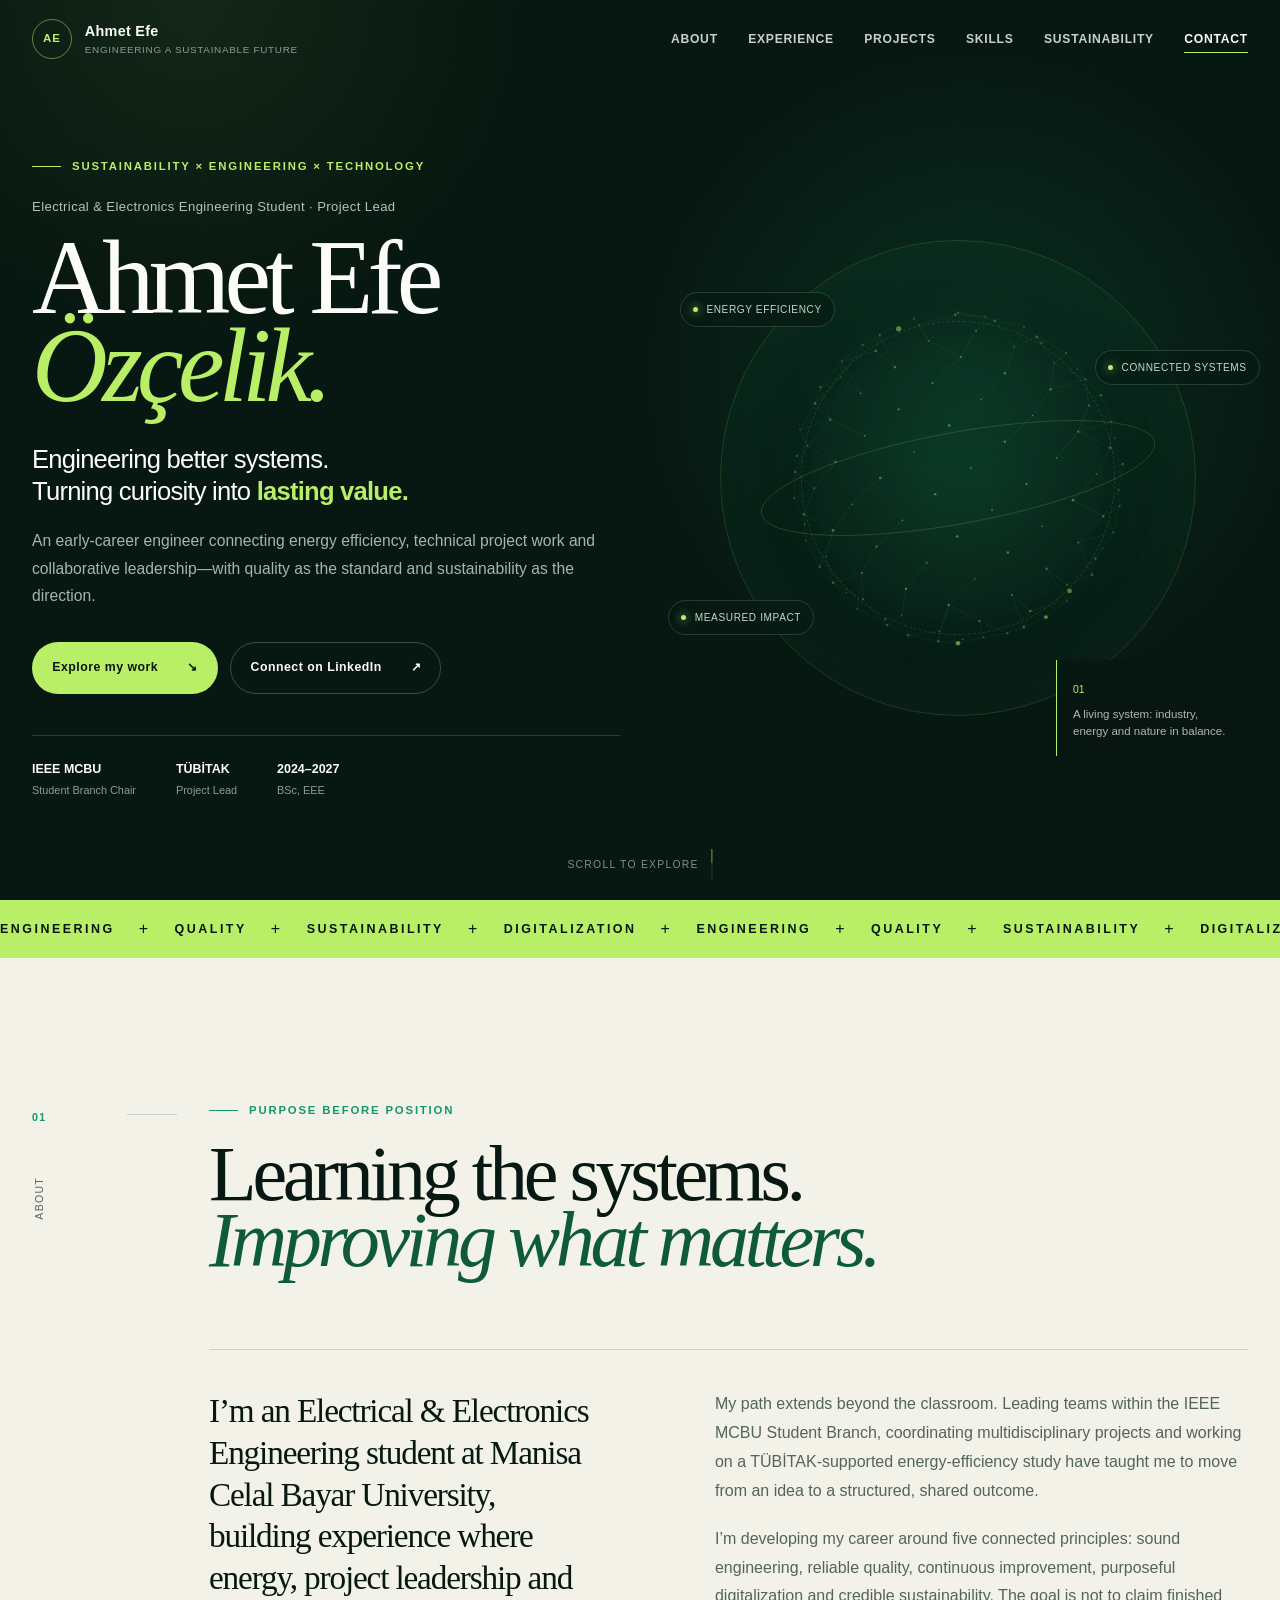
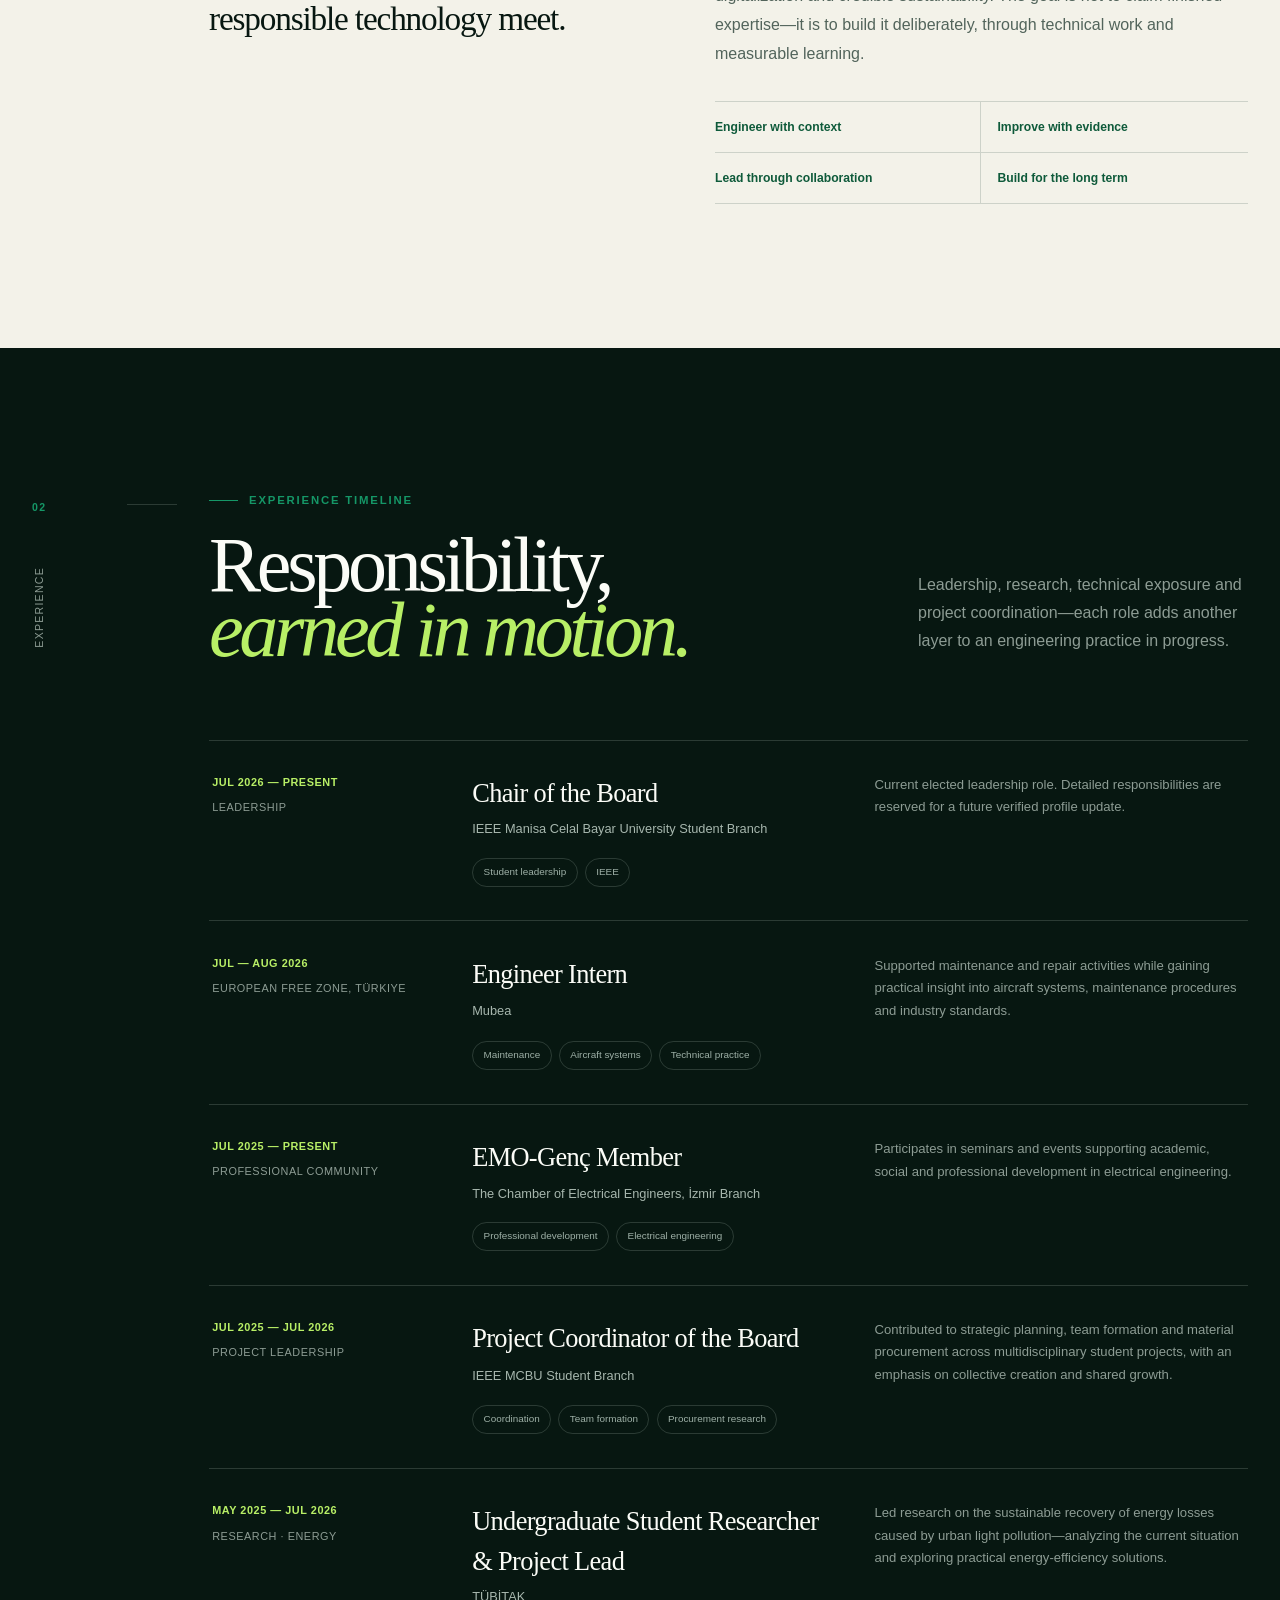
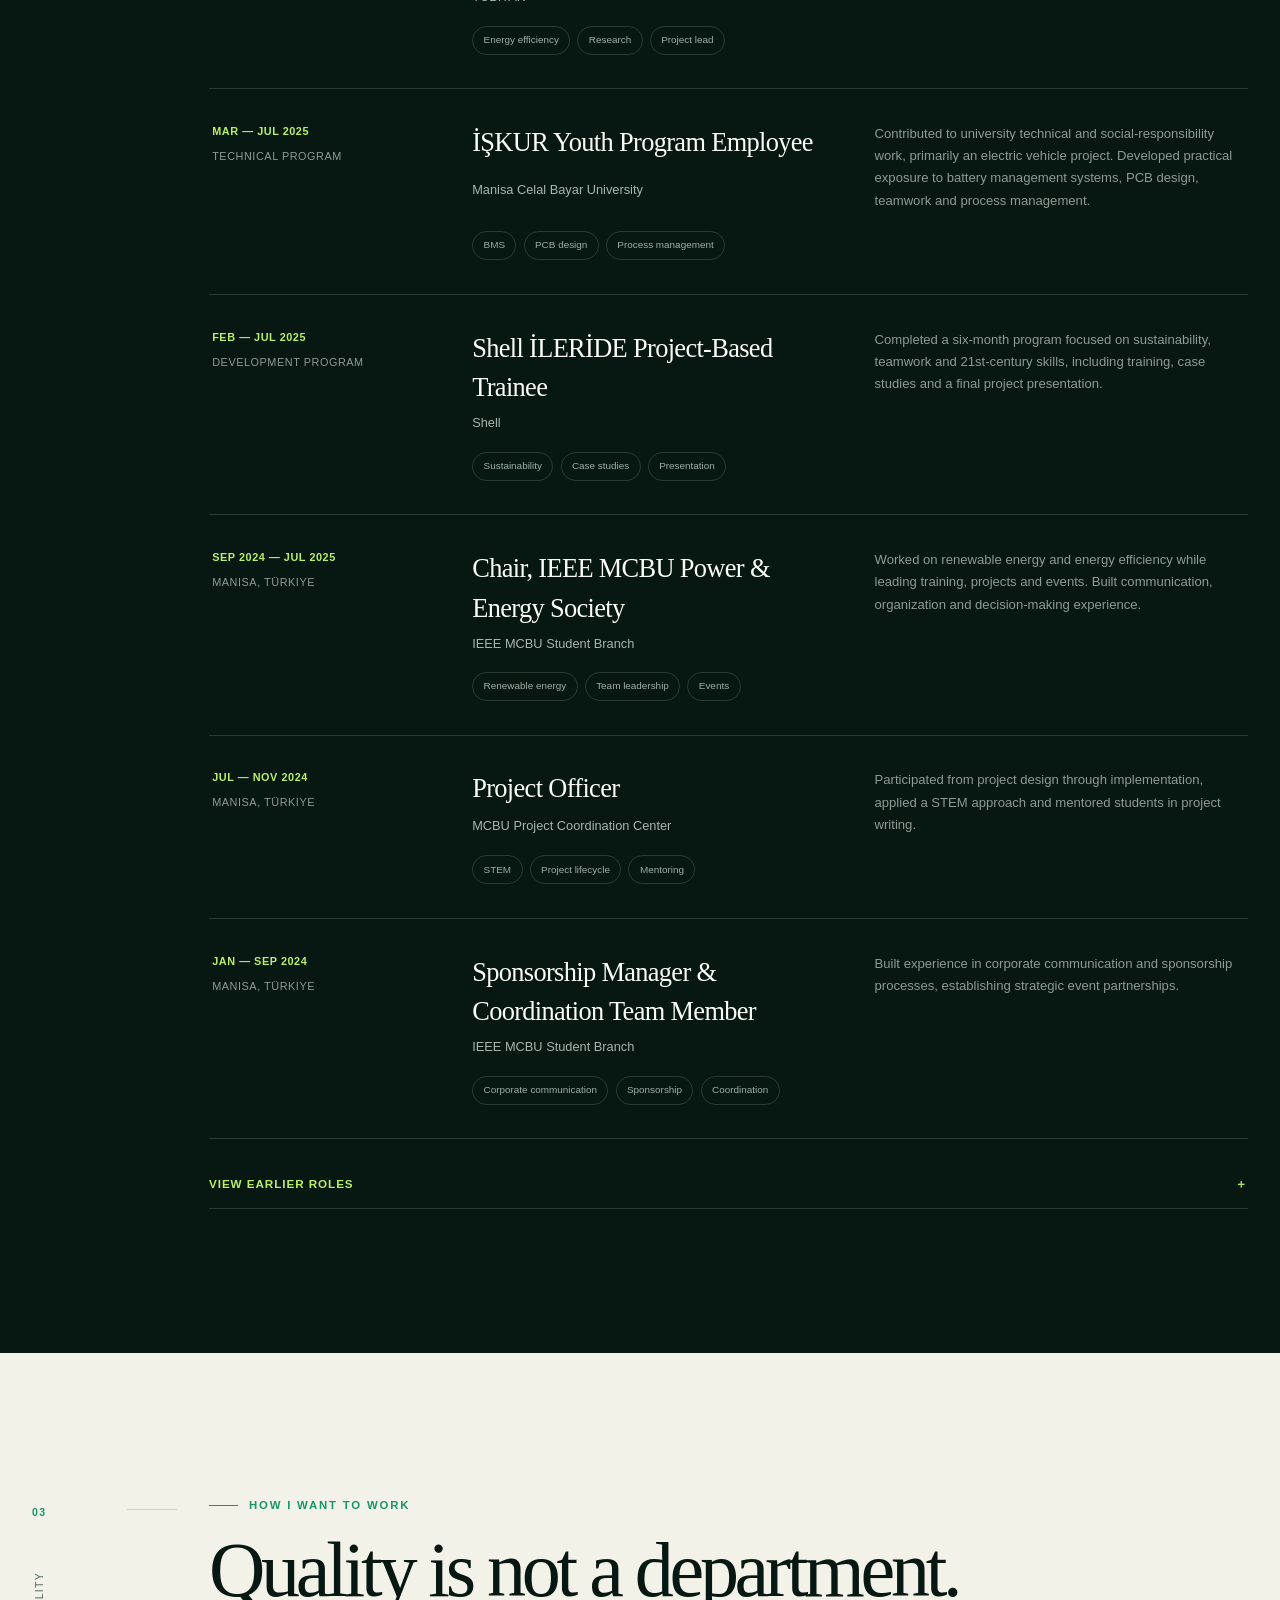
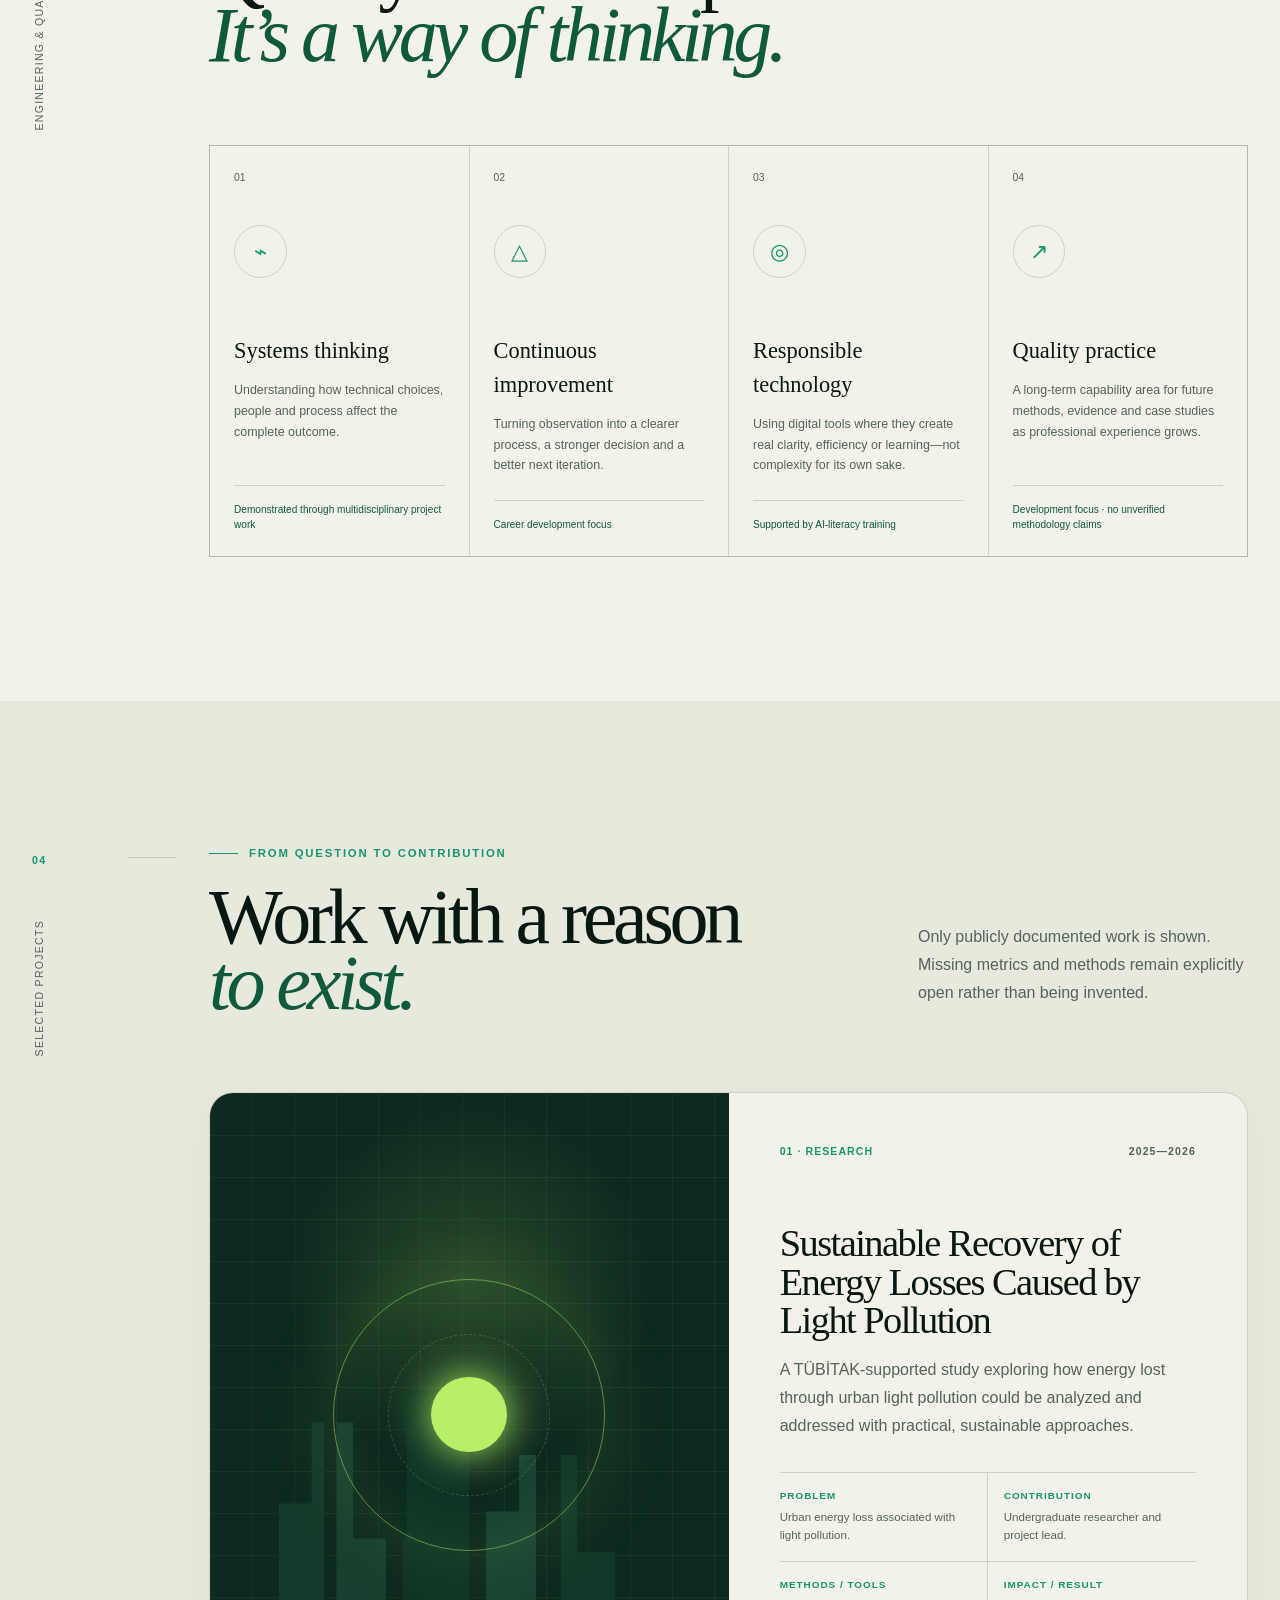
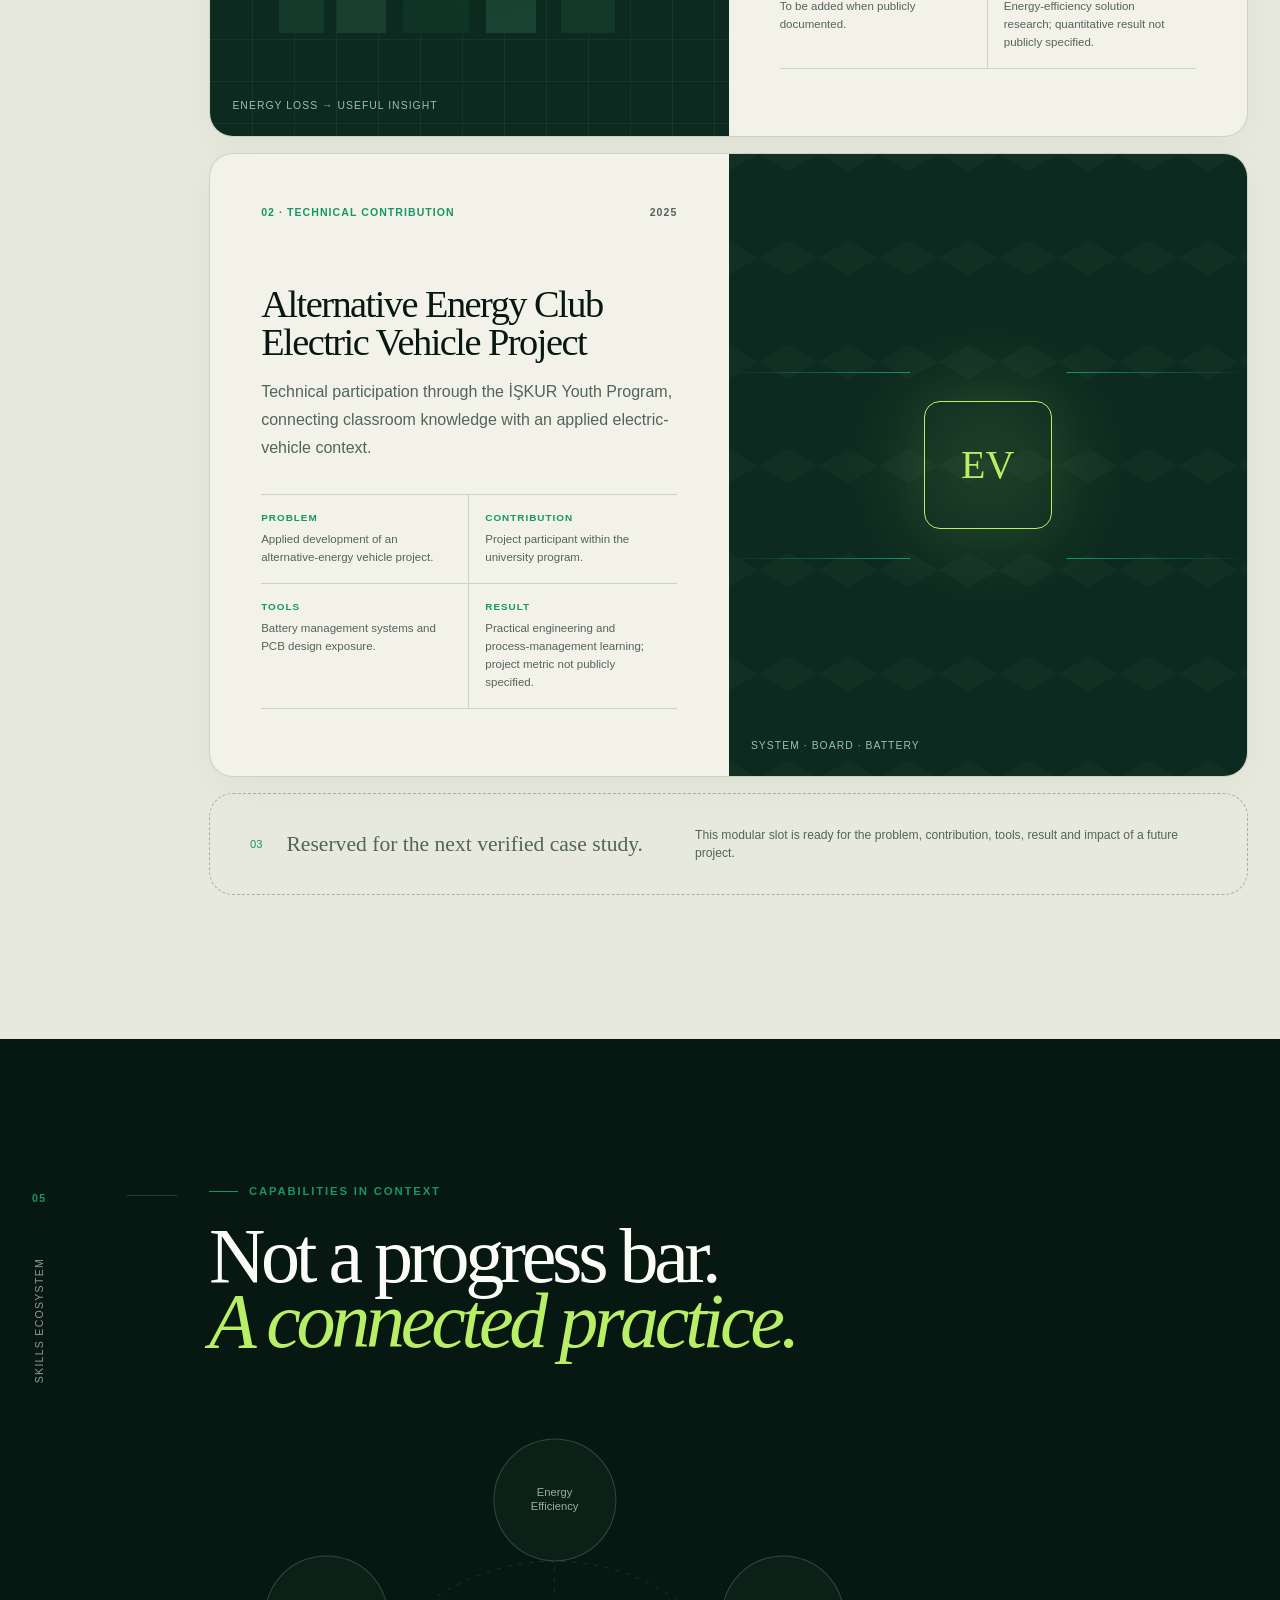
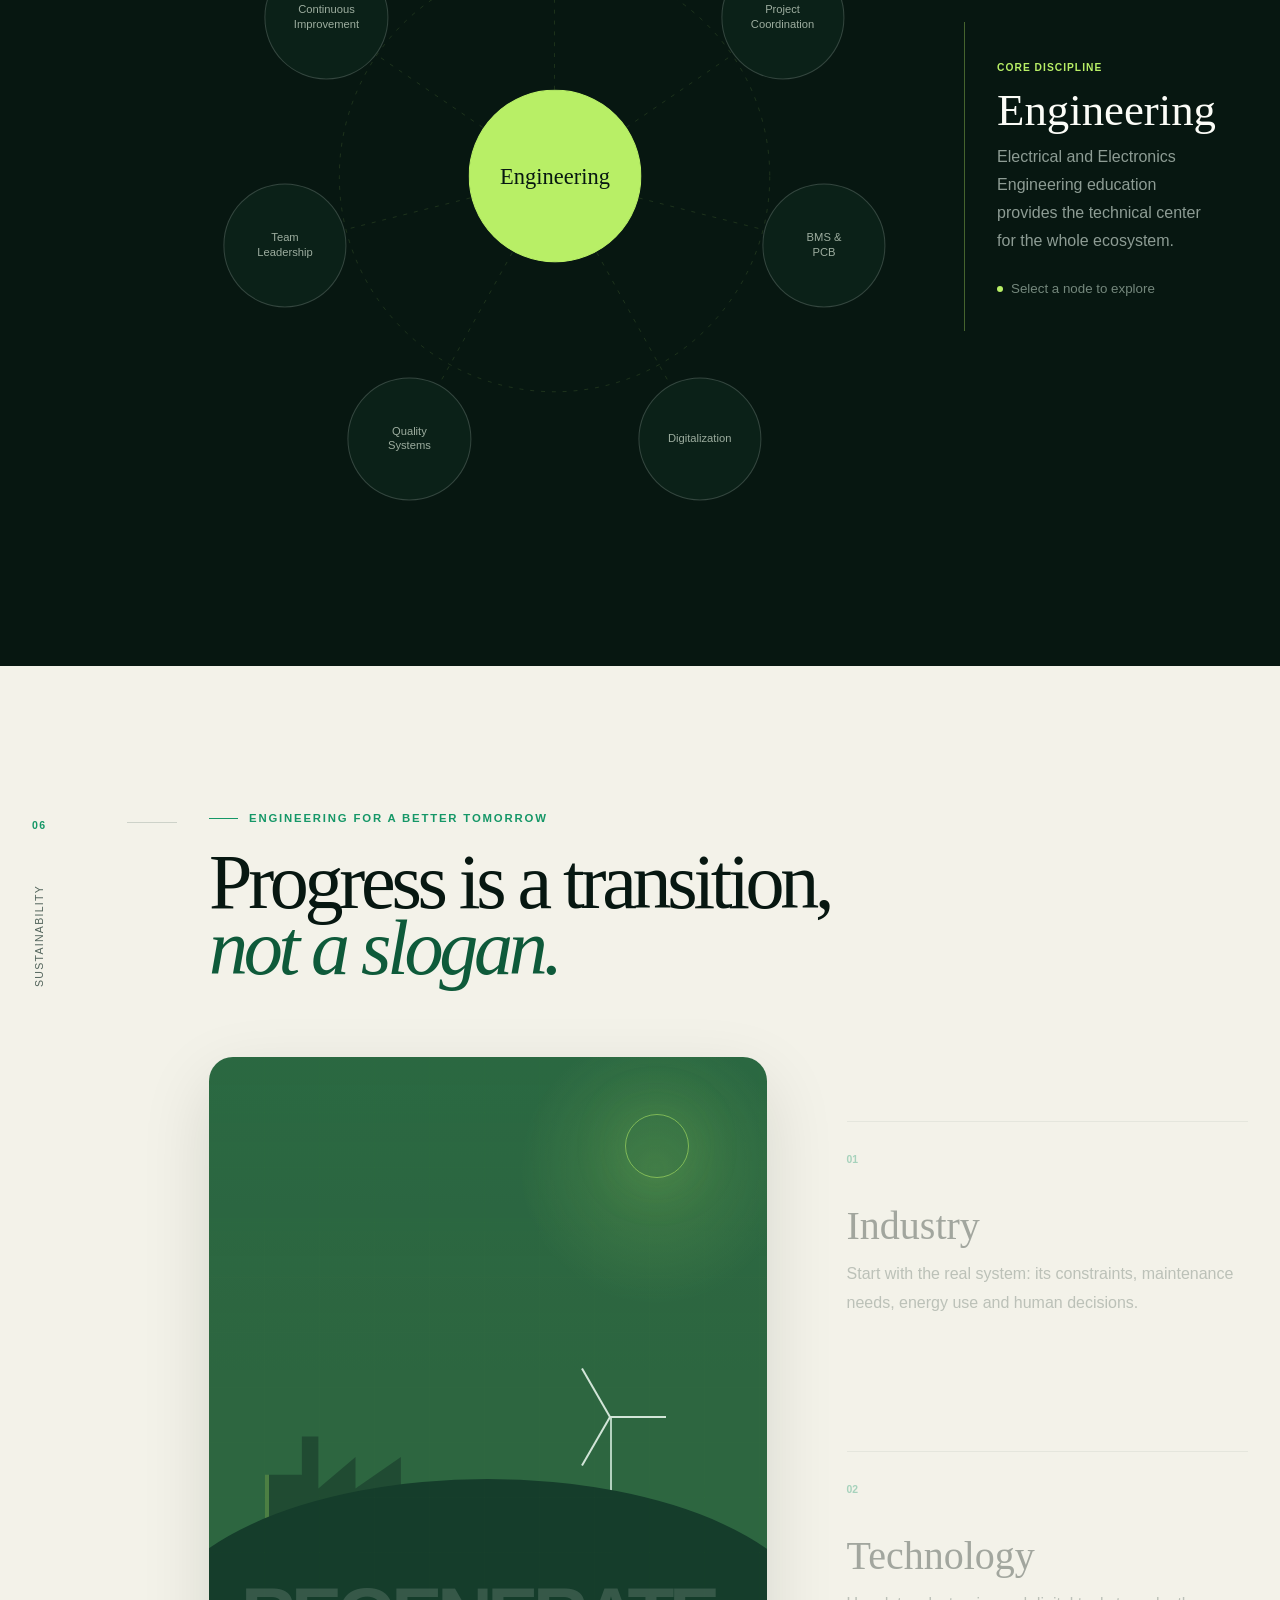
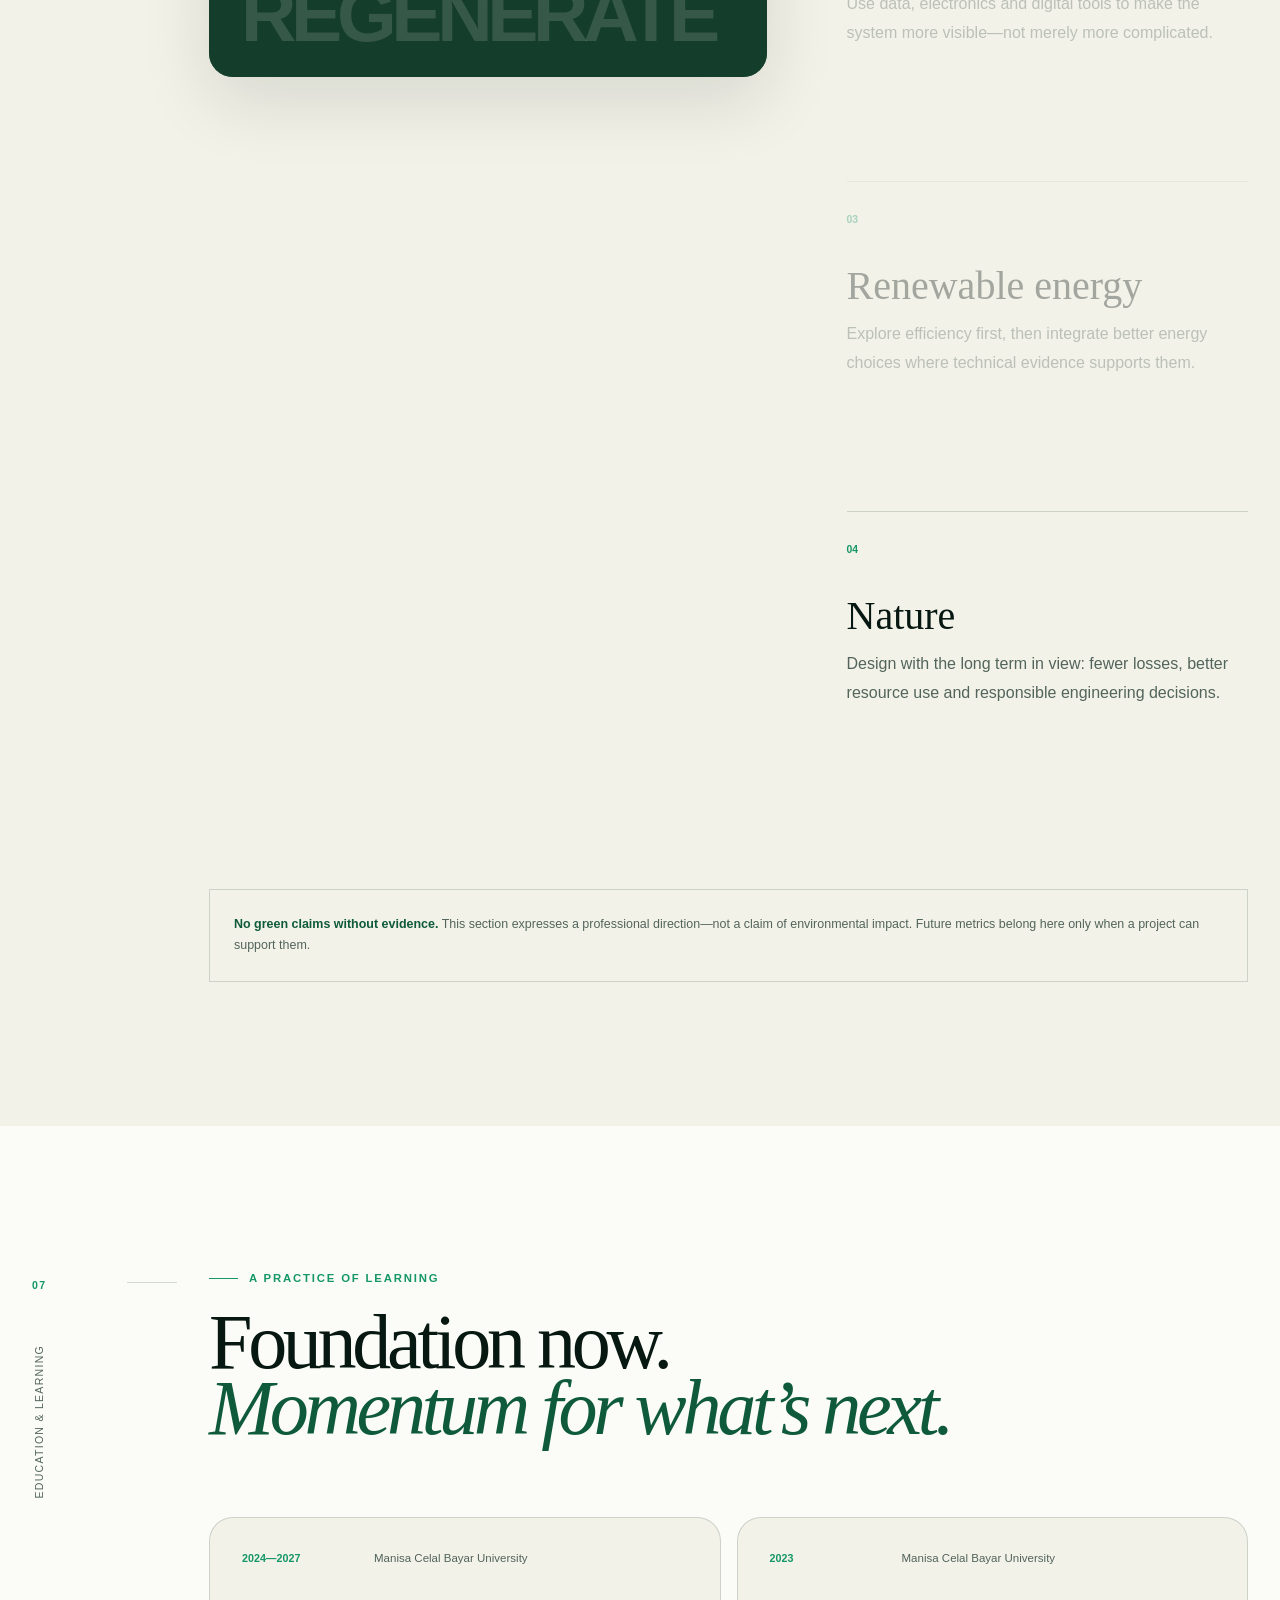
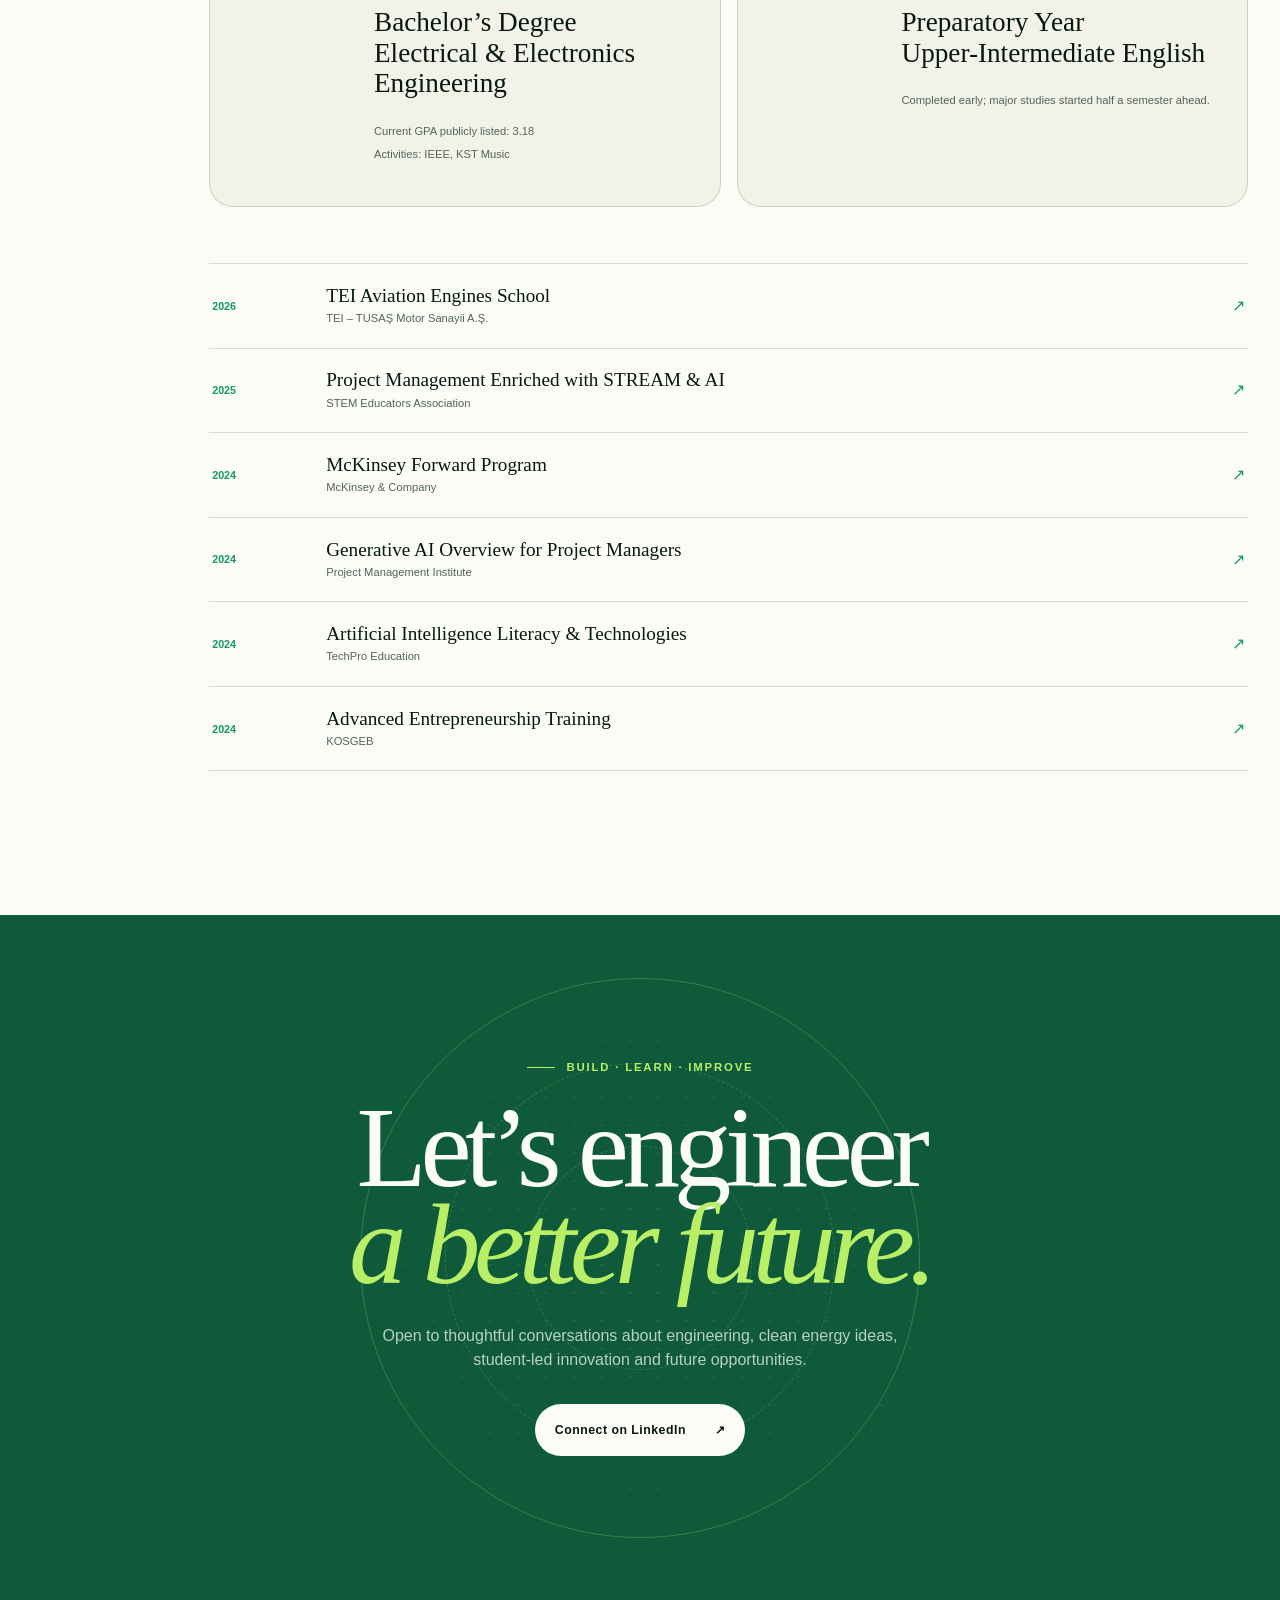
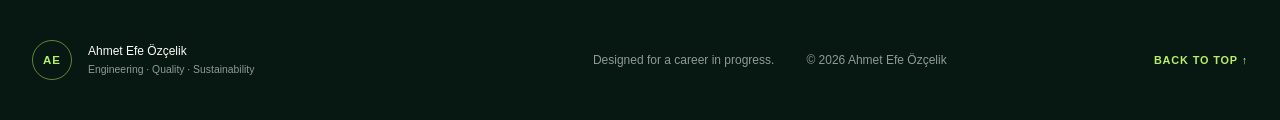
<file: ahmet-efe-ozcelik-portfolio/portfolio-site/index.html>
<!doctype html>
<html lang="en">
<head>
  <meta charset="utf-8">
  <meta name="viewport" content="width=device-width, initial-scale=1, viewport-fit=cover">
  <meta name="theme-color" content="#071711">
  <meta name="color-scheme" content="dark">
  <meta name="description" content="Ahmet Efe Özçelik — Electrical & Electronics Engineering student and project lead building a career around quality, technology and sustainable industry.">
  <meta name="keywords" content="Ahmet Efe Özçelik, electrical electronics engineering, sustainability, energy efficiency, project leadership, quality">
  <meta name="author" content="Ahmet Efe Özçelik">
  <meta property="og:type" content="website">
  <meta property="og:title" content="Ahmet Efe Özçelik | Engineering, Quality & Sustainability">
  <meta property="og:description" content="Engineering better systems for a more sustainable future.">
  <meta property="og:image" content="social-card.svg">
  <meta property="og:locale" content="en_US">
  <meta name="twitter:card" content="summary_large_image">
  <title>Ahmet Efe Özçelik | Engineering, Quality & Sustainability</title>
  <link rel="icon" href="favicon.svg" type="image/svg+xml">
  <link rel="stylesheet" href="styles.css">
  <noscript><style>.reveal{opacity:1;transform:none}.timeline-more[hidden]{display:grid}#timelineToggle{display:none}</style></noscript>
  <script type="application/ld+json">
  {
    "@context": "https://schema.org",
    "@type": "Person",
    "name": "Ahmet Efe Özçelik",
    "url": "https://www.linkedin.com/in/ahmet-efe-%C3%B6z%C3%A7elik",
    "sameAs": ["https://www.linkedin.com/in/ahmet-efe-%C3%B6z%C3%A7elik"],
    "jobTitle": "Electrical and Electronics Engineering Student",
    "alumniOf": {"@type": "CollegeOrUniversity", "name": "Manisa Celal Bayar University"},
    "knowsAbout": ["Electrical and Electronics Engineering", "Energy Efficiency", "Project Coordination", "Sustainability"]
  }
  </script>
</head>
<body>
  <a class="skip-link" href="#main">Skip to content</a>
  <div class="scroll-progress" aria-hidden="true"><span id="progressBar"></span></div>

  <header class="site-header" id="home">
    <nav class="nav shell" aria-label="Primary navigation">
      <a class="brand" href="#home" aria-label="Ahmet Efe Özçelik — home">
        <span class="brand-mark" aria-hidden="true">AE</span>
        <span class="brand-copy"><strong>Ahmet Efe</strong><small>Engineering a sustainable future</small></span>
      </a>
      <button class="nav-toggle" type="button" aria-expanded="false" aria-controls="navLinks">
        <span class="sr-only">Toggle navigation</span><i></i><i></i>
      </button>
      <div class="nav-links" id="navLinks">
        <a href="#about">About</a>
        <a href="#experience">Experience</a>
        <a href="#projects">Projects</a>
        <a href="#skills">Skills</a>
        <a href="#sustainability">Sustainability</a>
        <a href="#contact">Contact</a>
      </div>
    </nav>
  </header>

  <main id="main">
    <section class="hero section-pad" aria-labelledby="hero-title">
      <div class="hero-grid shell">
        <div class="hero-copy reveal">
          <div class="eyebrow"><span></span>Sustainability × Engineering × Technology</div>
          <p class="hero-label">Electrical &amp; Electronics Engineering Student · Project Lead</p>
          <h1 id="hero-title">Ahmet Efe<br><em>Özçelik.</em></h1>
          <p class="hero-manifesto">Engineering better systems.<br>Turning curiosity into <strong>lasting value.</strong></p>
          <p class="hero-intro">An early-career engineer connecting energy efficiency, technical project work and collaborative leadership—with quality as the standard and sustainability as the direction.</p>
          <div class="hero-actions">
            <a class="button button-primary" href="#projects">Explore my work <span aria-hidden="true">↘</span></a>
            <a class="button button-secondary" href="https://www.linkedin.com/in/ahmet-efe-%C3%B6z%C3%A7elik" target="_blank" rel="noopener noreferrer">Connect on LinkedIn <span aria-hidden="true">↗</span></a>
          </div>
          <div class="hero-proof" aria-label="Profile highlights">
            <div><strong>IEEE MCBU</strong><span>Student Branch Chair</span></div>
            <div><strong>TÜBİTAK</strong><span>Project Lead</span></div>
            <div><strong>2024–2027</strong><span>BSc, EEE</span></div>
          </div>
        </div>

        <div class="hero-visual reveal" data-delay="1" aria-label="Interactive visualization of connected energy systems">
          <canvas id="energyGlobe" aria-hidden="true"></canvas>
          <div class="orbit-label label-energy"><span></span>Energy efficiency</div>
          <div class="orbit-label label-systems"><span></span>Connected systems</div>
          <div class="orbit-label label-impact"><span></span>Measured impact</div>
          <div class="visual-caption"><span>01</span><p>A living system: industry, energy and nature in balance.</p></div>
        </div>
      </div>
      <a class="scroll-cue" href="#about"><span>Scroll to explore</span><i aria-hidden="true"></i></a>
    </section>

    <section class="marquee-band" aria-label="Professional focus">
      <div class="marquee-track" aria-hidden="true">
        <span>ENGINEERING</span><b>+</b><span>QUALITY</span><b>+</b><span>SUSTAINABILITY</span><b>+</b><span>DIGITALIZATION</span><b>+</b><span>ENGINEERING</span><b>+</b><span>QUALITY</span><b>+</b><span>SUSTAINABILITY</span><b>+</b><span>DIGITALIZATION</span><b>+</b>
      </div>
    </section>

    <section class="about section-pad" id="about" aria-labelledby="about-title">
      <div class="shell section-grid">
        <div class="section-index reveal"><span>01</span><p>About</p></div>
        <div class="section-content">
          <div class="section-heading reveal">
            <p class="eyebrow"><span></span>Purpose before position</p>
            <h2 id="about-title">Learning the systems.<br><em>Improving what matters.</em></h2>
          </div>
          <div class="about-layout">
            <p class="about-lead reveal">I’m an Electrical &amp; Electronics Engineering student at Manisa Celal Bayar University, building experience where energy, project leadership and responsible technology meet.</p>
            <div class="about-story reveal" data-delay="1">
              <p>My path extends beyond the classroom. Leading teams within the IEEE MCBU Student Branch, coordinating multidisciplinary projects and working on a TÜBİTAK-supported energy-efficiency study have taught me to move from an idea to a structured, shared outcome.</p>
              <p>I’m developing my career around five connected principles: sound engineering, reliable quality, continuous improvement, purposeful digitalization and credible sustainability. The goal is not to claim finished expertise—it is to build it deliberately, through technical work and measurable learning.</p>
              <div class="principles" aria-label="Career principles">
                <span>Engineer with context</span><span>Improve with evidence</span><span>Lead through collaboration</span><span>Build for the long term</span>
              </div>
            </div>
          </div>
        </div>
      </div>
    </section>

    <section class="experience section-pad section-dark" id="experience" aria-labelledby="experience-title">
      <div class="shell section-grid">
        <div class="section-index reveal"><span>02</span><p>Experience</p></div>
        <div class="section-content">
          <div class="section-heading heading-row reveal">
            <div><p class="eyebrow"><span></span>Experience timeline</p><h2 id="experience-title">Responsibility,<br><em>earned in motion.</em></h2></div>
            <p>Leadership, research, technical exposure and project coordination—each role adds another layer to an engineering practice in progress.</p>
          </div>

          <div class="timeline">
            <article class="timeline-item reveal">
              <div class="timeline-meta"><time datetime="2026-07">Jul 2026 — Present</time><span>Leadership</span></div>
              <div class="timeline-main"><h3>Chair of the Board</h3><p class="company">IEEE Manisa Celal Bayar University Student Branch</p><p class="timeline-note">Current elected leadership role. Detailed responsibilities are reserved for a future verified profile update.</p><div class="chips"><span>Student leadership</span><span>IEEE</span></div></div>
            </article>
            <article class="timeline-item reveal">
              <div class="timeline-meta"><time datetime="2026-07">Jul — Aug 2026</time><span>European Free Zone, Türkiye</span></div>
              <div class="timeline-main"><h3>Engineer Intern</h3><p class="company">Mubea</p><p class="timeline-note">Supported maintenance and repair activities while gaining practical insight into aircraft systems, maintenance procedures and industry standards.</p><div class="chips"><span>Maintenance</span><span>Aircraft systems</span><span>Technical practice</span></div></div>
            </article>
            <article class="timeline-item reveal">
              <div class="timeline-meta"><time datetime="2025-07">Jul 2025 — Present</time><span>Professional community</span></div>
              <div class="timeline-main"><h3>EMO-Genç Member</h3><p class="company">The Chamber of Electrical Engineers, İzmir Branch</p><p class="timeline-note">Participates in seminars and events supporting academic, social and professional development in electrical engineering.</p><div class="chips"><span>Professional development</span><span>Electrical engineering</span></div></div>
            </article>
            <article class="timeline-item reveal">
              <div class="timeline-meta"><time datetime="2025-07">Jul 2025 — Jul 2026</time><span>Project leadership</span></div>
              <div class="timeline-main"><h3>Project Coordinator of the Board</h3><p class="company">IEEE MCBU Student Branch</p><p class="timeline-note">Contributed to strategic planning, team formation and material procurement across multidisciplinary student projects, with an emphasis on collective creation and shared growth.</p><div class="chips"><span>Coordination</span><span>Team formation</span><span>Procurement research</span></div></div>
            </article>
            <article class="timeline-item reveal">
              <div class="timeline-meta"><time datetime="2025-05">May 2025 — Jul 2026</time><span>Research · Energy</span></div>
              <div class="timeline-main"><h3>Undergraduate Student Researcher &amp; Project Lead</h3><p class="company">TÜBİTAK</p><p class="timeline-note">Led research on the sustainable recovery of energy losses caused by urban light pollution—analyzing the current situation and exploring practical energy-efficiency solutions.</p><div class="chips"><span>Energy efficiency</span><span>Research</span><span>Project lead</span></div></div>
            </article>
            <article class="timeline-item reveal">
              <div class="timeline-meta"><time datetime="2025-03">Mar — Jul 2025</time><span>Technical program</span></div>
              <div class="timeline-main"><h3>İŞKUR Youth Program Employee</h3><p class="company">Manisa Celal Bayar University</p><p class="timeline-note">Contributed to university technical and social-responsibility work, primarily an electric vehicle project. Developed practical exposure to battery management systems, PCB design, teamwork and process management.</p><div class="chips"><span>BMS</span><span>PCB design</span><span>Process management</span></div></div>
            </article>
            <article class="timeline-item reveal">
              <div class="timeline-meta"><time datetime="2025-02">Feb — Jul 2025</time><span>Development program</span></div>
              <div class="timeline-main"><h3>Shell İLERİDE Project-Based Trainee</h3><p class="company">Shell</p><p class="timeline-note">Completed a six-month program focused on sustainability, teamwork and 21st-century skills, including training, case studies and a final project presentation.</p><div class="chips"><span>Sustainability</span><span>Case studies</span><span>Presentation</span></div></div>
            </article>
            <article class="timeline-item reveal timeline-more" hidden>
              <div class="timeline-meta"><time datetime="2024-09">Sep 2024 — Jul 2025</time><span>Manisa, Türkiye</span></div>
              <div class="timeline-main"><h3>Chair, IEEE MCBU Power &amp; Energy Society</h3><p class="company">IEEE MCBU Student Branch</p><p class="timeline-note">Worked on renewable energy and energy efficiency while leading training, projects and events. Built communication, organization and decision-making experience.</p><div class="chips"><span>Renewable energy</span><span>Team leadership</span><span>Events</span></div></div>
            </article>
            <article class="timeline-item reveal timeline-more" hidden>
              <div class="timeline-meta"><time datetime="2024-07">Jul — Nov 2024</time><span>Manisa, Türkiye</span></div>
              <div class="timeline-main"><h3>Project Officer</h3><p class="company">MCBU Project Coordination Center</p><p class="timeline-note">Participated from project design through implementation, applied a STEM approach and mentored students in project writing.</p><div class="chips"><span>STEM</span><span>Project lifecycle</span><span>Mentoring</span></div></div>
            </article>
            <article class="timeline-item reveal timeline-more" hidden>
              <div class="timeline-meta"><time datetime="2024-01">Jan — Sep 2024</time><span>Manisa, Türkiye</span></div>
              <div class="timeline-main"><h3>Sponsorship Manager &amp; Coordination Team Member</h3><p class="company">IEEE MCBU Student Branch</p><p class="timeline-note">Built experience in corporate communication and sponsorship processes, establishing strategic event partnerships.</p><div class="chips"><span>Corporate communication</span><span>Sponsorship</span><span>Coordination</span></div></div>
            </article>
          </div>
          <button class="text-button" id="timelineToggle" type="button" aria-expanded="false">View earlier roles <span aria-hidden="true">＋</span></button>
        </div>
      </div>
    </section>

    <section class="quality section-pad" id="quality" aria-labelledby="quality-title">
      <div class="shell section-grid">
        <div class="section-index reveal"><span>03</span><p>Engineering &amp; Quality</p></div>
        <div class="section-content">
          <div class="section-heading reveal"><p class="eyebrow"><span></span>How I want to work</p><h2 id="quality-title">Quality is not a department.<br><em>It’s a way of thinking.</em></h2></div>
          <div class="quality-grid">
            <article class="quality-card reveal"><span class="card-number">01</span><div class="card-icon" aria-hidden="true">⌁</div><h3>Systems thinking</h3><p>Understanding how technical choices, people and process affect the complete outcome.</p><small>Demonstrated through multidisciplinary project work</small></article>
            <article class="quality-card reveal" data-delay="1"><span class="card-number">02</span><div class="card-icon" aria-hidden="true">△</div><h3>Continuous improvement</h3><p>Turning observation into a clearer process, a stronger decision and a better next iteration.</p><small>Career development focus</small></article>
            <article class="quality-card reveal" data-delay="2"><span class="card-number">03</span><div class="card-icon" aria-hidden="true">◎</div><h3>Responsible technology</h3><p>Using digital tools where they create real clarity, efficiency or learning—not complexity for its own sake.</p><small>Supported by AI-literacy training</small></article>
            <article class="quality-card reveal" data-delay="3"><span class="card-number">04</span><div class="card-icon" aria-hidden="true">↗</div><h3>Quality practice</h3><p>A long-term capability area for future methods, evidence and case studies as professional experience grows.</p><small>Development focus · no unverified methodology claims</small></article>
          </div>
        </div>
      </div>
    </section>

    <section class="projects section-pad" id="projects" aria-labelledby="projects-title">
      <div class="shell section-grid">
        <div class="section-index reveal"><span>04</span><p>Selected projects</p></div>
        <div class="section-content">
          <div class="section-heading heading-row reveal">
            <div><p class="eyebrow"><span></span>From question to contribution</p><h2 id="projects-title">Work with a reason<br><em>to exist.</em></h2></div>
            <p>Only publicly documented work is shown. Missing metrics and methods remain explicitly open rather than being invented.</p>
          </div>
          <div class="project-stack">
            <article class="project-card project-feature reveal">
              <div class="project-visual light-grid" aria-hidden="true"><div class="city"></div><div class="light-beam"></div><span>Energy loss → useful insight</span></div>
              <div class="project-copy"><div class="project-top"><p>01 · Research</p><span>2025—2026</span></div><h3>Sustainable Recovery of Energy Losses Caused by Light Pollution</h3><p class="project-summary">A TÜBİTAK-supported study exploring how energy lost through urban light pollution could be analyzed and addressed with practical, sustainable approaches.</p><dl class="project-facts"><div><dt>Problem</dt><dd>Urban energy loss associated with light pollution.</dd></div><div><dt>Contribution</dt><dd>Undergraduate researcher and project lead.</dd></div><div><dt>Methods / tools</dt><dd>To be added when publicly documented.</dd></div><div><dt>Impact / result</dt><dd>Energy-efficiency solution research; quantitative result not publicly specified.</dd></div></dl></div>
            </article>
            <article class="project-card reveal">
              <div class="project-copy"><div class="project-top"><p>02 · Technical contribution</p><span>2025</span></div><h3>Alternative Energy Club Electric Vehicle Project</h3><p class="project-summary">Technical participation through the İŞKUR Youth Program, connecting classroom knowledge with an applied electric-vehicle context.</p><dl class="project-facts"><div><dt>Problem</dt><dd>Applied development of an alternative-energy vehicle project.</dd></div><div><dt>Contribution</dt><dd>Project participant within the university program.</dd></div><div><dt>Tools</dt><dd>Battery management systems and PCB design exposure.</dd></div><div><dt>Result</dt><dd>Practical engineering and process-management learning; project metric not publicly specified.</dd></div></dl></div>
              <div class="project-visual circuit-grid" aria-hidden="true"><div class="circuit-core">EV</div><i></i><i></i><i></i><i></i><span>System · board · battery</span></div>
            </article>
            <article class="project-placeholder reveal">
              <div><span>03</span><h3>Reserved for the next verified case study.</h3></div><p>This modular slot is ready for the problem, contribution, tools, result and impact of a future project.</p>
            </article>
          </div>
        </div>
      </div>
    </section>

    <section class="skills section-pad section-dark" id="skills" aria-labelledby="skills-title">
      <div class="shell section-grid">
        <div class="section-index reveal"><span>05</span><p>Skills ecosystem</p></div>
        <div class="section-content">
          <div class="section-heading reveal"><p class="eyebrow"><span></span>Capabilities in context</p><h2 id="skills-title">Not a progress bar.<br><em>A connected practice.</em></h2></div>
          <div class="ecosystem-wrap">
            <div class="ecosystem reveal" id="ecosystem" aria-label="Interactive skills ecosystem">
              <svg class="skill-lines" viewBox="0 0 700 700" aria-hidden="true"><circle cx="350" cy="350" r="218"></circle><path d="M350 350 L350 70 M350 350 L584 190 M350 350 L625 420 M350 350 L500 620 M350 350 L200 620 M350 350 L74 420 M350 350 L116 190"></path></svg>
              <button class="skill-node node-core active" style="--x:50%;--y:50%" data-title="Engineering" data-status="Core discipline" data-copy="Electrical and Electronics Engineering education provides the technical center for the whole ecosystem.">Engineering</button>
              <button class="skill-node" style="--x:50%;--y:10%" data-title="Energy efficiency" data-status="Profile-verified" data-copy="Research and IEEE PES work connect engineering practice to renewable energy and energy-efficiency questions.">Energy<br>Efficiency</button>
              <button class="skill-node" style="--x:83%;--y:27%" data-title="Project coordination" data-status="Profile-verified" data-copy="Experience includes planning, team formation, procurement research and participation across the project lifecycle.">Project<br>Coordination</button>
              <button class="skill-node" style="--x:89%;--y:60%" data-title="BMS & PCB" data-status="Profile-verified exposure" data-copy="Hands-on exposure was gained through the university electric-vehicle project.">BMS &amp;<br>PCB</button>
              <button class="skill-node" style="--x:71%;--y:88%" data-title="Digitalization" data-status="Development focus" data-copy="AI literacy and generative-AI training support a deliberate path toward useful digital tools.">Digitalization</button>
              <button class="skill-node" style="--x:29%;--y:88%" data-title="Quality systems" data-status="Development focus" data-copy="A capability area intentionally reserved for verified methods and professional evidence as experience grows.">Quality<br>Systems</button>
              <button class="skill-node" style="--x:11%;--y:60%" data-title="Leadership" data-status="Profile-verified" data-copy="Board leadership, project lead responsibilities and multidisciplinary teamwork shape a collaborative leadership style.">Team<br>Leadership</button>
              <button class="skill-node" style="--x:17%;--y:27%" data-title="Continuous improvement" data-status="Development focus" data-copy="A career principle focused on learning loops, structured problem solving and better systems over time.">Continuous<br>Improvement</button>
            </div>
            <aside class="skill-panel reveal" data-delay="1" aria-live="polite"><span id="skillStatus">Core discipline</span><h3 id="skillTitle">Engineering</h3><p id="skillCopy">Electrical and Electronics Engineering education provides the technical center for the whole ecosystem.</p><small><i></i> Select a node to explore</small></aside>
          </div>
        </div>
      </div>
    </section>

    <section class="sustainability section-pad" id="sustainability" aria-labelledby="sustainability-title">
      <div class="shell section-grid">
        <div class="section-index reveal"><span>06</span><p>Sustainability</p></div>
        <div class="section-content">
          <div class="section-heading reveal"><p class="eyebrow"><span></span>Engineering for a better tomorrow</p><h2 id="sustainability-title">Progress is a transition,<br><em>not a slogan.</em></h2></div>
          <div class="story-layout">
            <div class="story-visual reveal" aria-hidden="true">
              <div class="story-scene" id="storyScene">
                <div class="scene-sky"></div><div class="scene-sun"></div><div class="factory"><i></i><i></i><i></i></div><div class="wind"><i></i><i></i><i></i></div><div class="solar"></div><div class="terrain"></div><div class="scene-grid"></div>
                <p id="sceneWord">UNDERSTAND</p>
              </div>
            </div>
            <div class="story-steps">
              <article class="story-step active" data-stage="0" data-word="UNDERSTAND"><span>01</span><h3>Industry</h3><p>Start with the real system: its constraints, maintenance needs, energy use and human decisions.</p></article>
              <article class="story-step" data-stage="1" data-word="CONNECT"><span>02</span><h3>Technology</h3><p>Use data, electronics and digital tools to make the system more visible—not merely more complicated.</p></article>
              <article class="story-step" data-stage="2" data-word="IMPROVE"><span>03</span><h3>Renewable energy</h3><p>Explore efficiency first, then integrate better energy choices where technical evidence supports them.</p></article>
              <article class="story-step" data-stage="3" data-word="REGENERATE"><span>04</span><h3>Nature</h3><p>Design with the long term in view: fewer losses, better resource use and responsible engineering decisions.</p></article>
            </div>
          </div>
          <p class="sustainability-note reveal"><strong>No green claims without evidence.</strong> This section expresses a professional direction—not a claim of environmental impact. Future metrics belong here only when a project can support them.</p>
        </div>
      </div>
    </section>

    <section class="education section-pad" id="education" aria-labelledby="education-title">
      <div class="shell section-grid">
        <div class="section-index reveal"><span>07</span><p>Education &amp; learning</p></div>
        <div class="section-content">
          <div class="section-heading reveal"><p class="eyebrow"><span></span>A practice of learning</p><h2 id="education-title">Foundation now.<br><em>Momentum for what’s next.</em></h2></div>
          <div class="learning-layout">
            <div class="education-card reveal"><div class="edu-year">2024—2027</div><div><p>Manisa Celal Bayar University</p><h3>Bachelor’s Degree<br>Electrical &amp; Electronics Engineering</h3><span>Current GPA publicly listed: 3.18</span><span>Activities: IEEE, KST Music</span></div></div>
            <div class="education-card reveal"><div class="edu-year">2023</div><div><p>Manisa Celal Bayar University</p><h3>Preparatory Year<br>Upper-Intermediate English</h3><span>Completed early; major studies started half a semester ahead.</span></div></div>
            <div class="cert-list">
              <article class="cert reveal"><span>2026</span><div><h3>TEI Aviation Engines School</h3><p>TEI – TUSAŞ Motor Sanayii A.Ş.</p></div><i aria-hidden="true">↗</i></article>
              <article class="cert reveal"><span>2025</span><div><h3>Project Management Enriched with STREAM &amp; AI</h3><p>STEM Educators Association</p></div><i aria-hidden="true">↗</i></article>
              <article class="cert reveal"><span>2024</span><div><h3>McKinsey Forward Program</h3><p>McKinsey &amp; Company</p></div><i aria-hidden="true">↗</i></article>
              <article class="cert reveal"><span>2024</span><div><h3>Generative AI Overview for Project Managers</h3><p>Project Management Institute</p></div><i aria-hidden="true">↗</i></article>
              <article class="cert reveal"><span>2024</span><div><h3>Artificial Intelligence Literacy &amp; Technologies</h3><p>TechPro Education</p></div><i aria-hidden="true">↗</i></article>
              <article class="cert reveal"><span>2024</span><div><h3>Advanced Entrepreneurship Training</h3><p>KOSGEB</p></div><i aria-hidden="true">↗</i></article>
            </div>
          </div>
        </div>
      </div>
    </section>

    <section class="contact section-pad" id="contact" aria-labelledby="contact-title">
      <div class="contact-orb" aria-hidden="true"></div>
      <div class="shell contact-inner reveal">
        <p class="eyebrow"><span></span>Build · learn · improve</p>
        <h2 id="contact-title">Let’s engineer<br><em>a better future.</em></h2>
        <p>Open to thoughtful conversations about engineering, clean energy ideas, student-led innovation and future opportunities.</p>
        <a class="button button-light" href="https://www.linkedin.com/in/ahmet-efe-%C3%B6z%C3%A7elik" target="_blank" rel="noopener noreferrer">Connect on LinkedIn <span aria-hidden="true">↗</span></a>
      </div>
    </section>
  </main>

  <footer class="footer">
    <div class="shell"><div class="footer-brand"><span class="brand-mark" aria-hidden="true">AE</span><p>Ahmet Efe Özçelik<br><small>Engineering · Quality · Sustainability</small></p></div><div class="footer-meta"><p>Designed for a career in progress.</p><p>© <span id="year">2026</span> Ahmet Efe Özçelik</p></div><a href="#home" class="back-top">Back to top ↑</a></div>
  </footer>
  <script src="script.js" defer></script>
</body>
</html>
</file>
<file: ahmet-efe-ozcelik-portfolio/styles.css>
/* Progress, in a Loop — Ahmet Efe Özçelik */
:root{
  --carbon:#111310; --white:#F2F1EA; --green:#3DCD58; --gray:#8A8F88;
  --bg:var(--white); --fg:var(--carbon); --muted:#5f645d;
  --sans:"Inter Tight",system-ui,-apple-system,"Segoe UI",Roboto,sans-serif;
  --serif:"Instrument Serif",Georgia,"Times New Roman",serif;
  --mono:"JetBrains Mono",ui-monospace,SFMono-Regular,Menlo,Consolas,monospace;
  --pad:clamp(1.25rem,5vw,5rem);
  --col:min(60rem,62vw);
}
body.dark{--bg:var(--carbon); --fg:var(--white); --muted:var(--gray)}

*{box-sizing:border-box}
html{scroll-behavior:smooth;touch-action:pan-y}
body{margin:0;background:var(--bg);color:var(--fg);font-family:var(--sans);font-size:clamp(1rem,.95rem + .25vw,1.15rem);line-height:1.55;
  -webkit-font-smoothing:antialiased;transition:background-color .9s ease,color .9s ease}
::selection{background:var(--green);color:var(--carbon)}
a{color:inherit}
:focus-visible{outline:2px solid var(--green);outline-offset:4px}

.skip{position:absolute;left:-999px;top:0;background:var(--carbon);color:var(--white);padding:.6rem 1rem;z-index:20}
.skip:focus{left:1rem;top:1rem}

#loop{position:fixed;inset:0;width:100%;height:100%;z-index:0;pointer-events:none}
main,.top{position:relative;z-index:2}

.mono{font-family:var(--mono);font-size:.72rem;letter-spacing:.08em;text-transform:uppercase}
.label{color:var(--muted);margin:0 0 1.5rem}
em{font-family:var(--serif);font-style:italic;font-weight:400;letter-spacing:0}
.display{font-weight:500;letter-spacing:-.035em;line-height:.95;margin:0}

/* top bar */
.top{position:fixed;top:0;left:0;right:0;display:flex;justify-content:space-between;align-items:center;gap:1rem;
  padding:1.1rem var(--pad);mix-blend-mode:difference;color:var(--white)}
.top a{text-decoration:none}
.top a:hover{text-decoration:underline}
.top .state{opacity:.7}
.top .state b{font-weight:500}
@media (max-width:640px){.top .state{display:none}}

section{padding:0 var(--pad)}

/* hero */
.hero{min-height:100svh;display:flex;flex-direction:column;justify-content:center;padding-top:5rem;padding-bottom:3rem}
.name{font-weight:500;text-transform:uppercase;letter-spacing:-.05em;line-height:.84;margin:0;
  font-size:clamp(3.4rem,13vw,13rem)}
.name span{display:block}
.lede{font-size:clamp(1.05rem,1rem + .6vw,1.5rem);line-height:1.3;margin:2rem 0 0;max-width:26ch}
.hero-foot{display:flex;align-items:center;gap:2rem;margin-top:3rem;flex-wrap:wrap}
.cta{display:inline-flex;gap:.6rem;align-items:center;font-size:1rem;text-decoration:none;padding-bottom:.35rem;
  border-bottom:1px solid currentColor;transition:gap .4s ease,color .4s ease,border-color .4s ease}
.cta:hover{gap:1rem;color:var(--green);border-color:var(--green)}
.hint{color:var(--muted)}
.reveal-msg{position:fixed;z-index:3;margin:0;transform:translate(-50%,0);pointer-events:none;
  font-family:var(--serif);font-style:italic;font-size:clamp(1.4rem,1rem + 1.5vw,2.4rem);white-space:nowrap;
  opacity:0;transition:opacity .9s ease;color:var(--fg)}
.reveal-msg.on{opacity:1}

/* now */
.now{padding-top:14vh;padding-bottom:16vh}
.big-para{font-size:clamp(1.35rem,1rem + 1.6vw,2.6rem);line-height:1.18;letter-spacing:-.02em;max-width:var(--col);margin:0}
.big-para strong{font-weight:500}
.cycle{list-style:none;padding:0;margin:4rem 0 0;display:flex;flex-wrap:wrap;gap:1.4rem 2.4rem;max-width:var(--col)}
.cycle li{display:flex;gap:.6rem;align-items:baseline}
.cycle span{color:var(--muted)}
.cycle i{font-style:normal;color:var(--green);margin-left:.5rem}

/* journey */
.journey{padding-top:10vh;padding-bottom:10vh}
.sec-head{margin-bottom:10vh}
.journey .display{font-size:clamp(2.4rem,1rem + 5vw,6rem)}
.step{max-width:var(--col);padding:7vh 0;border-top:1px solid color-mix(in srgb,var(--fg) 18%,transparent)}
.when{color:var(--muted);margin:0 0 2rem}
.step dl,.chapter-dl{display:grid;grid-template-columns:9rem 1fr;gap:1.1rem 2rem;margin:0}
.step dt,.chapter-dl dt{color:var(--muted);padding-top:.35em}
.step dd,.chapter-dl dd{margin:0;max-width:44ch}
.step .where{font-size:clamp(1.5rem,1rem + 1.6vw,2.6rem);line-height:1.05;letter-spacing:-.025em;max-width:none}
@media (max-width:640px){
  .step dl,.chapter-dl{grid-template-columns:1fr;gap:.2rem}
  .step dd,.chapter-dl dd{margin-bottom:1rem}
}

/* statement */
.statement{min-height:90vh;display:flex;align-items:center}
.huge{font-size:clamp(2.6rem,1rem + 7vw,8.5rem);text-transform:uppercase;letter-spacing:-.045em}
.huge em{text-transform:none;letter-spacing:-.01em}

/* chapter */
.chapter{position:relative;padding-top:16vh;padding-bottom:18vh;min-height:100vh}
#trail{position:absolute;inset:0;width:100%;height:100%;z-index:-1}
.green{color:var(--green)}
.chapter-title{font-size:clamp(3.2rem,1rem + 9vw,10rem);text-transform:uppercase;letter-spacing:-.05em;margin-bottom:8vh}
.chapter-dl{max-width:var(--col)}
.themes{list-style:none;padding:0;margin:8vh 0 0;display:flex;flex-direction:column;gap:.9rem;max-width:var(--col)}
.themes li{display:flex;gap:.8rem;align-items:baseline}
.themes li::before{content:"";width:.5rem;height:.5rem;border:1px solid var(--green);border-radius:50%;flex:none;transform:translateY(-.05rem)}
.themes small{font-size:inherit;color:var(--muted);text-transform:none;letter-spacing:.02em}
.chapter-note{font-size:clamp(1.15rem,1rem + .8vw,1.7rem);line-height:1.3;max-width:34ch;margin:8vh 0 0}
.tiny{color:var(--muted);margin-top:6vh;font-size:.65rem}

/* work */
.work{padding-top:16vh;padding-bottom:10vh}
.piece{max-width:var(--col);padding:8vh 0 10vh}
.idx{color:var(--muted);margin:0 0 1.5rem}
.piece-title{font-size:clamp(2.2rem,1rem + 4.2vw,5.4rem)}
.pal{display:grid;grid-template-columns:repeat(2,minmax(0,1fr));gap:2.4rem 3rem;margin-top:5vh}
.pal .mono{margin:0 0 .5rem;color:var(--muted)}
.pal p{margin:0}
@media (max-width:640px){.pal{grid-template-columns:1fr}}
.efficiency{font-size:clamp(2.4rem,1rem + 5.5vw,7rem);padding:16vh 0 6vh;text-transform:uppercase;letter-spacing:-.045em}
.efficiency em{text-transform:none}

/* knowledge */
.knowledge{padding-top:14vh;padding-bottom:20vh}
.sub{color:var(--muted);margin-top:-.8rem}
.land{max-width:var(--col);display:flex;flex-direction:column}
.theme{border-top:1px solid color-mix(in srgb,var(--fg) 18%,transparent);padding:1rem 0}
.theme-btn{all:unset;cursor:pointer;display:block;width:100%;font-size:clamp(1.9rem,1rem + 3.4vw,4.4rem);
  letter-spacing:-.035em;line-height:1.05;color:var(--fg);transition:color .5s ease,padding-left .6s ease}
.theme-btn:hover,.theme-btn[aria-expanded="true"]{color:var(--green);padding-left:.6rem}
.theme-btn:focus-visible{outline:2px solid var(--green);outline-offset:4px}
.theme-list{list-style:none;padding:0;margin:.9rem 0 .4rem;display:flex;flex-direction:column;gap:.3rem;color:var(--muted)}
.js .theme-list{display:none}
.js .theme-list.open{display:flex}

/* ending */
.ending{min-height:100vh;display:flex;flex-direction:column;justify-content:flex-end;align-items:center;text-align:center;padding-top:62vh;padding-bottom:3rem}
.end-title{font-size:clamp(2.2rem,1rem + 5.4vw,6.8rem)}
.end-para{max-width:36ch;margin:2.4rem auto 2.6rem;font-size:clamp(1.05rem,1rem + .4vw,1.3rem);color:var(--muted)}
.cta-end{font-size:1.1rem}
.foot{color:var(--muted);margin-top:16vh}

/* placeholders — remove the class once filled in */
.ph{color:var(--gray);border-bottom:1px dashed var(--gray);font-family:var(--mono);font-size:.8em;letter-spacing:0}

/* reveal on scroll */
.js .rv{opacity:0;transform:translateY(24px);transition:opacity 1.1s ease,transform 1.1s cubic-bezier(.2,.7,.2,1)}
.js .rv.in{opacity:1;transform:none}

@media (max-width:760px){:root{--col:100%}.hero{justify-content:flex-start;padding-top:20vh}}
@media (prefers-reduced-motion:reduce){
  html{scroll-behavior:auto}
  *{transition:none!important}
  .js .rv{opacity:1;transform:none}
}
</file>
<file: ahmet-efe-ozcelik-site-v3/styles.css>
:root{
  --bg:#0C0E0B; --ink:#F2F1EA; --ink-2:#C9CBC2; --muted:#8A8F88; --line:rgba(242,241,234,.14);
  --green:#3DCD58; --heat:#E0773F;
  --sans:"Inter Tight",system-ui,-apple-system,"Segoe UI",sans-serif;
  --mono:"JetBrains Mono",ui-monospace,Consolas,monospace;
  --pad:clamp(1.25rem,5vw,5rem);
}
*{box-sizing:border-box}
html{scroll-behavior:smooth;scroll-padding-top:4.5rem;background:var(--bg)}
body{margin:0;background:var(--bg);color:var(--ink);font-family:var(--sans);font-size:17px;line-height:1.6;-webkit-font-smoothing:antialiased;overflow-x:hidden}
a{color:inherit}
h1,h2,h3{margin:0;font-weight:400}
em{font-style:italic;font-weight:300;color:var(--green)}
.mono{font-family:var(--mono);font-size:.72rem;letter-spacing:.1em;text-transform:uppercase}
.muted{color:var(--muted)}
:focus-visible{outline:2px solid var(--green);outline-offset:3px}
::selection{background:var(--green);color:#000}
.skip{position:absolute;left:-999px}.skip:focus{left:1rem;top:1rem;z-index:99;background:var(--ink);color:#000;padding:.5rem 1rem}
.ph{color:#9C9A88;border-bottom:1px dashed #6b6a5e;font-family:var(--mono);font-size:.8em;letter-spacing:0;text-transform:none}

/* 3D canvas + readability shade */
#grid3d{position:fixed;inset:0;width:100%;height:100%;z-index:0;display:block;cursor:grab;touch-action:pan-y}
#grid3d.dragging{cursor:grabbing}
.shade{position:fixed;inset:0;z-index:1;pointer-events:none;
  background:linear-gradient(90deg,rgba(12,14,11,.94) 0%,rgba(12,14,11,.82) 30%,rgba(12,14,11,.25) 52%,rgba(12,14,11,0) 64%),
             radial-gradient(120% 90% at 70% 50%,transparent 55%,rgba(12,14,11,.7) 100%)}
main,.bar,.sld,.hud{position:relative;z-index:2}
main{pointer-events:none}
main a,main button,main input,main label,main .panel,main .wide-inner,main p,main h1,main h2,main h3,main li,main dd,main dt,main blockquote{pointer-events:auto}

/* header */
.bar{position:fixed;top:0;left:0;right:0;display:flex;justify-content:space-between;align-items:center;padding:1rem var(--pad);z-index:20;
  background:linear-gradient(rgba(12,14,11,.85),rgba(12,14,11,0))}
.brand{display:flex;align-items:center;gap:.6rem;text-decoration:none;font-weight:500;letter-spacing:.01em}
.brand-dot{width:9px;height:9px;border-radius:50%;background:var(--green);box-shadow:0 0 12px var(--green)}
.bar nav{display:flex;gap:clamp(.9rem,2.5vw,2rem);font-size:.9rem;align-items:center}
.bar nav a{text-decoration:none;color:var(--ink-2)}
.bar nav a:hover{color:var(--green)}
.nav-cta{border:1px solid var(--line);padding:.35rem .9rem;border-radius:99px}
.nav-cta:hover{border-color:var(--green)}
@media (max-width:700px){.bar nav a:not(.nav-cta){display:none}}

/* single-line-diagram nav */
.sld{position:fixed;right:clamp(1rem,2.5vw,2.2rem);top:50%;transform:translateY(-50%);display:flex;flex-direction:column;gap:1.6rem;z-index:15}
.sld::before{content:"";position:absolute;right:5px;top:6px;bottom:6px;width:1px;background:var(--line)}
.sld a{display:flex;align-items:center;justify-content:flex-end;gap:.8rem;text-decoration:none;flex-direction:row-reverse}
.sld i{width:11px;height:11px;border:1px solid var(--muted);background:var(--bg);transform:rotate(45deg);transition:.4s;position:relative}
.sld span{font-family:var(--mono);font-size:.62rem;letter-spacing:.12em;text-transform:uppercase;color:var(--muted);opacity:0;transform:translateX(6px);transition:.4s}
.sld a:hover span,.sld a.on span{opacity:1;transform:none}
.sld a.on i{background:var(--green);border-color:var(--green);box-shadow:0 0 12px var(--green)}
.sld a.on span{color:var(--ink)}
@media (max-width:900px){.sld{display:none}}

/* HUD */
.hud{position:fixed;left:var(--pad);bottom:1.1rem;display:flex;align-items:center;gap:1rem;z-index:15;pointer-events:none}
#scope{width:120px;height:36px;border:1px solid var(--line);border-radius:3px;background:rgba(12,14,11,.6)}
.hud-read{display:flex;flex-direction:column;font-family:var(--mono);font-size:.62rem;letter-spacing:.1em;color:var(--muted);line-height:1.6}
.hud-read b{font-weight:500;color:var(--green)}
#hudStage{color:var(--ink)}
@media (max-width:700px){.hud{display:none}}

/* sections */
section{position:relative;padding:clamp(5rem,12vh,9rem) var(--pad)}
.hero{min-height:100svh;display:flex;flex-direction:column;justify-content:center;padding-top:6rem}
.kicker{color:var(--muted);display:flex;align-items:center;gap:.7rem;margin:0 0 1.6rem}
.live{width:8px;height:8px;border-radius:50%;background:var(--green);box-shadow:0 0 0 4px rgba(61,205,88,.18);animation:live 2.4s ease-in-out infinite}
@keyframes live{50%{box-shadow:0 0 0 9px rgba(61,205,88,0)}}
.name{font-size:clamp(3.2rem,1rem + 8vw,8.6rem);font-weight:500;line-height:.88;letter-spacing:-.045em;text-transform:uppercase;
  text-shadow:0 0 40px rgba(12,14,11,.8)}
.lede{font-size:clamp(1.15rem,1rem + .6vw,1.5rem);line-height:1.35;max-width:30rem;margin:2rem 0 0;color:var(--ink-2);font-weight:300}
.facts{list-style:none;padding:0;margin:2rem 0 0;display:flex;flex-direction:column;gap:.45rem}
.facts li{display:grid;grid-template-columns:6.5rem 1fr;align-items:baseline}
.facts .mono{color:var(--green);font-size:.66rem}
.hero-cta{display:flex;gap:1.6rem;align-items:center;margin-top:2.4rem;flex-wrap:wrap}
.btn{display:inline-block;background:var(--green);color:#07100A;text-decoration:none;font-weight:600;padding:.85rem 1.5rem;border-radius:99px;transition:box-shadow .3s,transform .3s}
.btn:hover{box-shadow:0 0 30px rgba(61,205,88,.55);transform:translateY(-1px)}
.link{text-decoration:none;border-bottom:1px solid currentColor;padding-bottom:2px}
.link:hover{color:var(--green)}
.hint{color:var(--muted);margin-top:3rem;font-size:.62rem}

.stage{min-height:120vh;display:flex;align-items:center}
.panel{max-width:34rem}
.step{color:var(--muted);display:flex;gap:.8rem;align-items:baseline;margin:0 0 1.6rem}
.step b{color:var(--ink);font-weight:500}
.step span{color:var(--muted);opacity:.7}
.step::after{content:"";flex:1;height:1px;background:var(--line);max-width:6rem;align-self:center}
.step-green b,.step-green{color:var(--green)}
.panel h2,.wide h2,.contact h2{font-size:clamp(1.9rem,1.2rem + 2.4vw,3.2rem);line-height:1.08;letter-spacing:-.025em;font-weight:400}
.entry{margin-top:2.6rem;padding-left:1.2rem;border-left:1px solid var(--line);position:relative}
.entry::before{content:"";position:absolute;left:-4px;top:.4rem;width:7px;height:7px;background:var(--bg);border:1px solid var(--ink);transform:rotate(45deg)}
.when{color:var(--muted);margin:0 0 .4rem;font-size:.66rem}
.entry h3{font-size:1.35rem;font-weight:500;letter-spacing:-.01em}
.role{margin:.15rem 0 .7rem;color:var(--green);font-size:.92rem}
.entry p{margin:0 0 .7rem;color:var(--ink-2)}
.added{font-style:italic;color:var(--ink)!important;font-weight:300}
.added .mono{display:block;font-style:normal;font-size:.6rem;color:var(--muted);margin-bottom:.15rem}

/* schneider */
.stage-key .big{font-size:clamp(3.2rem,1rem + 7vw,7.5rem);font-weight:500;text-transform:uppercase;letter-spacing:-.045em;line-height:.9;
  text-shadow:0 0 50px rgba(61,205,88,.25)}
.lead-in{font-size:clamp(1.1rem,1rem + .5vw,1.35rem);font-weight:300;color:var(--ink-2);margin:1.6rem 0 2rem;line-height:1.4}
.spec{display:grid;grid-template-columns:6rem 1fr;gap:.8rem 1.2rem;margin:0;padding:1.2rem 0;border-top:1px solid var(--line);border-bottom:1px solid var(--line)}
.spec dt{color:var(--green);font-size:.62rem;padding-top:.3rem}
.spec dd{margin:0}
.quote{margin:2rem 0 0;padding:0 0 0 1.2rem;border-left:2px solid var(--green);font-size:1.1rem;font-weight:300;line-height:1.5}
.quote .ph{display:block;margin-top:.6rem}

/* efficiency */
.eff{margin-top:2.6rem;padding:1.4rem;border:1px solid var(--line);border-radius:4px;background:rgba(12,14,11,.7);backdrop-filter:blur(4px)}
.eff-label{display:block;color:var(--ink-2);margin-bottom:.6rem}
.eff-label output{color:var(--green);font-size:1rem}
#eta{width:100%;accent-color:var(--green);margin:0 0 1.2rem;cursor:pointer}
.eff-rows{display:flex;flex-direction:column;gap:.6rem}
.eff-rows div{display:grid;grid-template-columns:4.2rem 1fr 2.4rem;gap:.8rem;align-items:center}
.eff-rows .mono{font-size:.6rem;color:var(--muted)}
.eff-rows i{height:8px;background:rgba(242,241,234,.07);display:block;border-radius:1px;overflow:hidden}
.eff-rows b{display:block;height:100%;background:#B9B5A6;transition:width .3s}
.eff-rows b.g{background:var(--green)} .eff-rows b.h{background:var(--heat)}
.eff-rows em{font-style:normal;font-family:var(--mono);font-size:.8rem;text-align:right;color:var(--ink)}
.eff-msg{margin:1rem 0 .3rem;min-height:2.8em;font-weight:300}
.eff-note{color:var(--muted);font-size:.58rem;margin:0}

/* wide sections */
.wide{padding-top:16vh;padding-bottom:12vh}
.wide-inner{max-width:72rem;margin:0 auto;padding:clamp(1.5rem,4vw,3.5rem);background:rgba(12,14,11,.86);border:1px solid var(--line);border-radius:6px;backdrop-filter:blur(6px)}
.wide h2{margin-bottom:2.5rem}
.case{border-top:1px solid var(--line);padding:2rem 0 2.2rem}
.case-n{color:var(--green);margin:0 0 .6rem;font-size:.62rem}
.case h3{font-size:clamp(1.4rem,1rem + 1.3vw,2rem);font-weight:500;letter-spacing:-.015em;margin-bottom:1.4rem}
.case dl{display:grid;grid-template-columns:repeat(4,1fr);gap:1.6rem;margin:0}
.case dt{color:var(--muted);font-size:.6rem;margin-bottom:.4rem}
.case dd{margin:0;color:var(--ink-2);font-size:.93rem}
@media (max-width:900px){.case dl{grid-template-columns:1fr 1fr}}
@media (max-width:520px){.case dl{grid-template-columns:1fr}}
.now-grid{display:grid;grid-template-columns:1fr 1.4fr;gap:3rem;align-items:start}
.now-list{list-style:none;padding:0;margin:0}
.now-list li{display:grid;grid-template-columns:7.5rem 1fr;gap:1rem;padding:.9rem 0;border-bottom:1px solid var(--line)}
.now-list .mono{color:var(--green);font-size:.6rem;padding-top:.3rem}
@media (max-width:800px){.now-grid{grid-template-columns:1fr}.now-list li{grid-template-columns:1fr;gap:0}}

/* contact */
.contact{min-height:100vh;display:flex;flex-direction:column;justify-content:center;align-items:center;text-align:center}
.contact .step{justify-content:center}.contact .step::after{display:none}
.contact h2{font-size:clamp(2.2rem,1.2rem + 4vw,4.8rem);text-shadow:0 0 40px rgba(12,14,11,.9)}
.contact>p{color:var(--ink-2);max-width:32rem;margin:1.4rem auto 2.2rem}
.contact-links{display:flex;gap:1.6rem;align-items:center;justify-content:center;flex-wrap:wrap}
.contact footer{margin-top:5rem;color:var(--muted);font-size:.6rem}
body.at-contact .shade{background:radial-gradient(60% 55% at 50% 50%,rgba(12,14,11,.88) 0%,rgba(12,14,11,.55) 60%,rgba(12,14,11,.2) 100%)}
body.wide-on .shade{background:rgba(12,14,11,.35)}

/* mobile */
@media (max-width:760px){
  .shade{background:linear-gradient(rgba(12,14,11,.55),rgba(12,14,11,.82))}
  .stage{min-height:auto;padding-top:8rem;padding-bottom:8rem}
  .panel{max-width:none}
}

/* reveal */
.js .rv{opacity:0;transform:translateY(22px);transition:opacity .9s ease,transform .9s cubic-bezier(.2,.7,.2,1)}
.js .rv.in{opacity:1;transform:none}
@media (prefers-reduced-motion:reduce){
  html{scroll-behavior:auto}*{transition:none!important;animation:none!important}.js .rv{opacity:1;transform:none}
}
</file>
<file: ahmet-efe-ozcelik-site-v4/styles.css>
:root{
  --bg:#0C0E0B; --ink:#F2F1EA; --ink-2:#C9CBC2; --muted:#8A8F88; --line:rgba(242,241,234,.14);
  --green:#3DCD58; --heat:#E0773F;
  --sans:"Inter Tight",system-ui,-apple-system,"Segoe UI",sans-serif;
  --mono:"JetBrains Mono",ui-monospace,Consolas,monospace;
  --pad:clamp(1.25rem,5vw,5rem);
}
*{box-sizing:border-box}
html{scroll-behavior:smooth;scroll-padding-top:4.5rem;background:var(--bg)}
body{margin:0;background:var(--bg);color:var(--ink);font-family:var(--sans);font-size:17px;line-height:1.6;-webkit-font-smoothing:antialiased;overflow-x:hidden}
a{color:inherit}
h1,h2,h3{margin:0;font-weight:400}
em{font-style:italic;font-weight:300;color:var(--green)}
.mono{font-family:var(--mono);font-size:.72rem;letter-spacing:.1em;text-transform:uppercase}
.muted{color:var(--muted)}
:focus-visible{outline:2px solid var(--green);outline-offset:3px}
::selection{background:var(--green);color:#000}
.skip{position:absolute;left:-999px}.skip:focus{left:1rem;top:1rem;z-index:99;background:var(--ink);color:#000;padding:.5rem 1rem}
.ph{color:#9C9A88;border-bottom:1px dashed #6b6a5e;font-family:var(--mono);font-size:.8em;letter-spacing:0;text-transform:none}

/* 3D canvas + readability shade */
#grid3d{position:fixed;inset:0;width:100%;height:100%;z-index:0;display:block;cursor:grab;touch-action:pan-y}
#grid3d.dragging{cursor:grabbing}
.shade{position:fixed;inset:0;z-index:1;pointer-events:none;
  background:linear-gradient(90deg,rgba(12,14,11,.94) 0%,rgba(12,14,11,.82) 30%,rgba(12,14,11,.25) 52%,rgba(12,14,11,0) 64%),
             radial-gradient(120% 90% at 70% 50%,transparent 55%,rgba(12,14,11,.7) 100%)}
main,.bar,.sld{position:relative;z-index:2}
main{pointer-events:none}
main a,main button,main input,main label,main .panel,main .wide-inner,main p,main h1,main h2,main h3,main li,main dd,main dt,main blockquote{pointer-events:auto}

/* header */
.bar{position:fixed;top:0;left:0;right:0;display:flex;justify-content:space-between;align-items:center;padding:1rem var(--pad);z-index:20;
  background:linear-gradient(rgba(12,14,11,.85),rgba(12,14,11,0))}
.brand{display:flex;align-items:center;gap:.6rem;text-decoration:none;font-weight:500;letter-spacing:.01em}
.brand-dot{width:9px;height:9px;border-radius:50%;background:var(--green);box-shadow:0 0 12px var(--green)}
.bar nav{display:flex;gap:clamp(.9rem,2.5vw,2rem);font-size:.9rem;align-items:center}
.bar nav a{text-decoration:none;color:var(--ink-2)}
.bar nav a:hover{color:var(--green)}
.nav-cta{border:1px solid var(--line);padding:.35rem .9rem;border-radius:99px}
.nav-cta:hover{border-color:var(--green)}
@media (max-width:700px){.bar nav a:not(.nav-cta){display:none}}

/* single-line-diagram nav */
.sld{position:fixed;right:clamp(1rem,2.5vw,2.2rem);top:50%;transform:translateY(-50%);display:flex;flex-direction:column;gap:1.6rem;z-index:15}
.sld::before{content:"";position:absolute;right:5px;top:6px;bottom:6px;width:1px;background:var(--line)}
.sld a{display:flex;align-items:center;justify-content:flex-start;gap:.8rem;text-decoration:none;flex-direction:row-reverse}
.sld i{width:11px;height:11px;border:1px solid var(--muted);background:var(--bg);transform:rotate(45deg);transition:.4s;position:relative}
.sld span b{color:var(--green);font-weight:500;margin-right:.35rem}
.sld span{font-family:var(--mono);font-size:.64rem;letter-spacing:.12em;text-transform:uppercase;color:var(--muted);opacity:.8;transition:.4s}
.sld a:hover span,.sld a.on span{opacity:1}
.sld a.on i{background:var(--green);border-color:var(--green);box-shadow:0 0 12px var(--green)}
.sld a.on span{color:var(--ink)}
@media (max-width:900px){.sld{display:none}}

/* sections */
section{position:relative;padding:clamp(5rem,12vh,9rem) var(--pad)}
.hero{min-height:100svh;display:flex;flex-direction:column;justify-content:center;padding-top:6rem}
.kicker{color:var(--muted);display:flex;align-items:center;gap:.7rem;margin:0 0 1.6rem}
.live{width:8px;height:8px;border-radius:50%;background:var(--green);box-shadow:0 0 0 4px rgba(61,205,88,.18);animation:live 2.4s ease-in-out infinite}
@keyframes live{50%{box-shadow:0 0 0 9px rgba(61,205,88,0)}}
.name{font-size:clamp(3.2rem,1rem + 8vw,8.6rem);font-weight:500;line-height:.88;letter-spacing:-.045em;text-transform:uppercase;
  text-shadow:0 0 40px rgba(12,14,11,.8)}
.lede{font-size:clamp(1.15rem,1rem + .6vw,1.5rem);line-height:1.35;max-width:30rem;margin:2rem 0 0;color:var(--ink-2);font-weight:300}
.facts{list-style:none;padding:0;margin:2rem 0 0;display:flex;flex-direction:column;gap:.45rem}
.facts li{display:grid;grid-template-columns:6.5rem 1fr;align-items:baseline}
.facts .mono{color:var(--green);font-size:.66rem}
.hero-cta{display:flex;gap:1.6rem;align-items:center;margin-top:2.4rem;flex-wrap:wrap}
.btn{display:inline-block;background:var(--green);color:#07100A;text-decoration:none;font-weight:600;padding:.85rem 1.5rem;border-radius:99px;transition:box-shadow .3s,transform .3s}
.btn:hover{box-shadow:0 0 30px rgba(61,205,88,.55);transform:translateY(-1px)}
.link{text-decoration:none;border-bottom:1px solid currentColor;padding-bottom:2px}
.link:hover{color:var(--green)}

.sub{max-width:30rem;color:var(--ink-2);margin:.9rem 0 0;font-weight:300}
.lede{color:var(--ink)!important;font-weight:400!important}
.summary{color:var(--ink-2);font-size:1.08rem;margin:1.1rem 0 0;font-weight:300}
.note{color:var(--muted);font-size:.6rem;margin-top:1.6rem}
.entry p b{color:var(--ink);font-weight:500}
/* how to read */
.map{min-height:100vh;display:flex;align-items:center}
.map-inner{max-width:64rem;padding:clamp(1.5rem,4vw,3rem);background:rgba(12,14,11,.82);border:1px solid var(--line);border-radius:6px;backdrop-filter:blur(6px)}
.map h2{font-size:clamp(1.7rem,1.1rem + 2vw,2.8rem);line-height:1.12;letter-spacing:-.02em}
.legend{list-style:none;padding:0;margin:2.6rem 0 0;display:grid;grid-template-columns:repeat(4,1fr);position:relative}
.legend::before{content:"";position:absolute;left:0;right:0;top:6px;height:1px;background:var(--line)}
.legend li{position:relative;padding:1.6rem 1.2rem 0 0}
.legend li::before{content:"";position:absolute;left:0;top:1px;width:11px;height:11px;transform:rotate(45deg);border:1px solid var(--ink);background:var(--bg)}
.legend .lg-key::before{background:var(--green);border-color:var(--green);box-shadow:0 0 12px var(--green)}
.lg-n{font-family:var(--mono);font-size:.64rem;color:var(--green);display:block;margin-bottom:.2rem}
.legend b{font-weight:500;font-size:1.15rem}
.legend p{margin:.3rem 0 0;color:var(--ink-2);font-size:.92rem}
.howto{margin:2.4rem 0 0;color:var(--muted);font-size:.62rem;display:flex;gap:.5rem 1.2rem;flex-wrap:wrap}
.howto span{color:var(--ink);border:1px solid var(--line);padding:.15rem .45rem;border-radius:3px}
@media (max-width:760px){.legend{grid-template-columns:1fr 1fr;gap:1rem}.legend::before{display:none}}

.stage{min-height:120vh;display:flex;align-items:center}
.panel{max-width:34rem}
.step{color:var(--muted);display:flex;gap:.8rem;align-items:baseline;margin:0 0 1.6rem}
.step b{color:var(--ink);font-weight:500}
.step span{color:var(--muted);opacity:.7}
.step::after{content:"";flex:1;height:1px;background:var(--line);max-width:6rem;align-self:center}
.step-green b,.step-green{color:var(--green)}
.panel h2,.wide h2,.contact h2{font-size:clamp(1.9rem,1.2rem + 2.4vw,3.2rem);line-height:1.08;letter-spacing:-.025em;font-weight:400}
.entry{margin-top:2.6rem;padding-left:1.2rem;border-left:1px solid var(--line);position:relative}
.entry::before{content:"";position:absolute;left:-4px;top:.4rem;width:7px;height:7px;background:var(--bg);border:1px solid var(--ink);transform:rotate(45deg)}
.when{color:var(--muted);margin:0 0 .4rem;font-size:.66rem}
.entry h3{font-size:1.35rem;font-weight:500;letter-spacing:-.01em}
.role{margin:.15rem 0 .7rem;color:var(--green);font-size:.92rem}
.entry p{margin:0 0 .7rem;color:var(--ink-2)}
.added{font-style:italic;color:var(--ink)!important;font-weight:300}
.added .mono{display:block;font-style:normal;font-size:.6rem;color:var(--muted);margin-bottom:.15rem}

/* schneider */
.stage-key .big{font-size:clamp(3.2rem,1rem + 7vw,7.5rem);font-weight:500;text-transform:uppercase;letter-spacing:-.045em;line-height:.9;
  text-shadow:0 0 50px rgba(61,205,88,.25)}
.lead-in{font-size:clamp(1.1rem,1rem + .5vw,1.35rem);font-weight:300;color:var(--ink-2);margin:1.6rem 0 2rem;line-height:1.4}
.spec{display:grid;grid-template-columns:6rem 1fr;gap:.8rem 1.2rem;margin:0;padding:1.2rem 0;border-top:1px solid var(--line);border-bottom:1px solid var(--line)}
.spec dt{color:var(--green);font-size:.62rem;padding-top:.3rem}
.spec dd{margin:0}
.quote{margin:2rem 0 0;padding:0 0 0 1.2rem;border-left:2px solid var(--green);font-size:1.1rem;font-weight:300;line-height:1.5}
.quote .ph{display:block;margin-top:.6rem}

/* efficiency */
.eff{margin-top:2.6rem;padding:1.4rem;border:1px solid var(--line);border-radius:4px;background:rgba(12,14,11,.7);backdrop-filter:blur(4px)}
.eff-label{display:block;color:var(--ink-2);margin-bottom:.6rem}
.eff-label output{color:var(--green);font-size:1rem}
#eta{width:100%;accent-color:var(--green);margin:0 0 1.2rem;cursor:pointer}
.eff-rows{display:flex;flex-direction:column;gap:.6rem}
.eff-rows div{display:grid;grid-template-columns:4.2rem 1fr 2.4rem;gap:.8rem;align-items:center}
.eff-rows .mono{font-size:.6rem;color:var(--muted)}
.eff-rows i{height:8px;background:rgba(242,241,234,.07);display:block;border-radius:1px;overflow:hidden}
.eff-rows b{display:block;height:100%;background:#B9B5A6;transition:width .3s}
.eff-rows b.g{background:var(--green)} .eff-rows b.h{background:var(--heat)}
.eff-rows em{font-style:normal;font-family:var(--mono);font-size:.8rem;text-align:right;color:var(--ink)}
.eff-msg{margin:1rem 0 .3rem;min-height:2.8em;font-weight:300}
.eff-note{color:var(--muted);font-size:.58rem;margin:0}

/* wide sections */
.wide{padding-top:16vh;padding-bottom:12vh}
.wide-inner{max-width:72rem;margin:0 auto;padding:clamp(1.5rem,4vw,3.5rem);background:rgba(12,14,11,.86);border:1px solid var(--line);border-radius:6px;backdrop-filter:blur(6px)}
.wide h2{margin-bottom:2.5rem}
.case{border-top:1px solid var(--line);padding:2rem 0 2.2rem}
.case-n{color:var(--green);margin:0 0 .6rem;font-size:.62rem}
.case h3{font-size:clamp(1.4rem,1rem + 1.3vw,2rem);font-weight:500;letter-spacing:-.015em;margin-bottom:1.4rem}
.case dl{display:grid;grid-template-columns:repeat(4,1fr);gap:1.6rem;margin:0}
.case dt{color:var(--muted);font-size:.6rem;margin-bottom:.4rem}
.case dd{margin:0;color:var(--ink-2);font-size:.93rem}
@media (max-width:900px){.case dl{grid-template-columns:1fr 1fr}}
@media (max-width:520px){.case dl{grid-template-columns:1fr}}
.now-grid{display:grid;grid-template-columns:1fr 1.4fr;gap:3rem;align-items:start}
.now-list{list-style:none;padding:0;margin:0}
.now-list li{display:grid;grid-template-columns:7.5rem 1fr;gap:1rem;padding:.9rem 0;border-bottom:1px solid var(--line)}
.now-list .mono{color:var(--green);font-size:.6rem;padding-top:.3rem}
@media (max-width:800px){.now-grid{grid-template-columns:1fr}.now-list li{grid-template-columns:1fr;gap:0}}

/* contact */
.contact{min-height:100vh;display:flex;flex-direction:column;justify-content:center;align-items:center;text-align:center}
.contact .step{justify-content:center}.contact .step::after{display:none}
.contact h2{font-size:clamp(2.2rem,1.2rem + 4vw,4.8rem);text-shadow:0 0 40px rgba(12,14,11,.9)}
.contact>p{color:var(--ink-2);max-width:32rem;margin:1.4rem auto 2.2rem}
.contact-links{display:flex;gap:1.6rem;align-items:center;justify-content:center;flex-wrap:wrap}
.contact footer{margin-top:5rem;color:var(--muted);font-size:.6rem}
body.at-contact .shade{background:radial-gradient(60% 55% at 50% 50%,rgba(12,14,11,.88) 0%,rgba(12,14,11,.55) 60%,rgba(12,14,11,.2) 100%)}
body.wide-on .shade{background:rgba(12,14,11,.35)}

/* mobile */
@media (max-width:760px){
  .shade{background:linear-gradient(rgba(12,14,11,.55),rgba(12,14,11,.82))}
  .stage{min-height:auto;padding-top:8rem;padding-bottom:8rem}
  .panel{max-width:none}
}

/* reveal */
.js .rv{opacity:0;transform:translateY(22px);transition:opacity .9s ease,transform .9s cubic-bezier(.2,.7,.2,1)}
.js .rv.in{opacity:1;transform:none}
@media (prefers-reduced-motion:reduce){
  html{scroll-behavior:auto}*{transition:none!important;animation:none!important}.js .rv{opacity:1;transform:none}
}
</file>
<file: ahmet-efe-ozcelik-site-v6/styles.css>
:root{
  --bg:#EEECE4; --ink:#22241F; --ink-2:#4A4D45; --muted:#7C8077; --line:rgba(34,36,31,.16);
  --green:#2F9E48; --veil:238,236,228;
  --serif:"Instrument Serif",Georgia,"Times New Roman",serif;
  --sans:"Inter",system-ui,-apple-system,"Segoe UI",sans-serif;
  --pad:clamp(1.25rem,5vw,5rem);
}
body.night{--bg:#0F120F; --ink:#ECEBE3; --ink-2:#B9BCB2; --muted:#878C83; --line:rgba(236,235,227,.16); --green:#3DCD58; --veil:15,18,15}
*{box-sizing:border-box}
html{scroll-behavior:smooth;scroll-padding-top:4rem}
body{margin:0;background:var(--bg);color:var(--ink);font-family:var(--sans);font-size:16.5px;line-height:1.62;-webkit-font-smoothing:antialiased;overflow-x:hidden;
  transition:background-color 1.2s ease,color 1.2s ease}
a{color:inherit}
h1,h2,h3{margin:0;font-weight:400}
strong{font-weight:500}
:focus-visible{outline:2px solid var(--green);outline-offset:3px}
::selection{background:#3DCD58;color:#0F120F}
.skip{position:absolute;left:-999px}.skip:focus{left:1rem;top:1rem;z-index:99;background:var(--ink);color:var(--bg);padding:.5rem 1rem}
.ph{color:var(--muted);border-bottom:1px dashed var(--muted);font-size:.9em}

#scene{position:fixed;inset:0;width:100%;height:100%;z-index:0;display:block;cursor:grab;touch-action:pan-y}
#scene.dragging{cursor:grabbing}
.veil{position:fixed;inset:0;z-index:1;pointer-events:none;
  background:linear-gradient(90deg,rgba(var(--veil),.97) 0%,rgba(var(--veil),.9) 30%,rgba(var(--veil),.35) 47%,rgba(var(--veil),0) 58%);
  transition:background 1.2s ease}
main,.bar,.rail{position:relative;z-index:2}
main{pointer-events:none}
main section > *{pointer-events:auto}
main .chapter,main .hero{pointer-events:none}
main .col,main .hero > *{pointer-events:auto}

/* header */
.bar{position:fixed;top:0;left:0;right:0;display:flex;justify-content:space-between;align-items:center;padding:1.1rem var(--pad);z-index:20}
.brand{font-family:var(--serif);font-size:1.3rem;text-decoration:none;letter-spacing:.005em}
.bar nav{display:flex;gap:clamp(1rem,2.5vw,2rem);align-items:center;font-size:.88rem}
.bar nav a{text-decoration:none;color:var(--ink-2)}
.bar nav a:hover{color:var(--ink)}
.pill{border:1px solid var(--line);padding:.35rem .95rem;border-radius:99px}
.pill:hover{border-color:var(--ink)}
@media (max-width:700px){.bar nav a:not(.pill){display:none}}

/* chapter rail */
.rail{position:fixed;right:var(--pad);bottom:2rem;display:flex;gap:1.6rem;z-index:15}
.rail a{text-decoration:none;display:flex;align-items:baseline;gap:.4rem;color:var(--muted);font-size:.8rem;padding-top:.6rem;border-top:1px solid var(--line);transition:color .4s,border-color .4s}
.rail em{font-family:var(--serif);font-size:1.05rem}
.rail a.on{color:var(--ink);border-color:var(--green)}
.rail a.on em{color:var(--green)}
@media (max-width:900px){.rail{display:none}}

/* hero */
section{position:relative;padding:clamp(5rem,12vh,8rem) var(--pad)}
.hero{min-height:100svh;display:flex;flex-direction:column;justify-content:center;padding-top:6rem;max-width:calc(36rem + 2*var(--pad))}
.eyebrow{color:var(--muted);font-size:.82rem;letter-spacing:.02em;margin:0 0 1.4rem}
h1{font-family:var(--serif);font-size:clamp(3.6rem,1.4rem + 7.2vw,8.4rem);line-height:.92;letter-spacing:-.015em}
.intro{font-size:clamp(1.05rem,1rem + .35vw,1.25rem);line-height:1.55;margin:2rem 0 0;max-width:33rem}
.aside{color:var(--muted);margin:1rem 0 0;max-width:30rem;font-size:.95rem}
.cta-row{display:flex;gap:1.6rem;align-items:center;flex-wrap:wrap;margin-top:2.2rem}
.cta-row.center{justify-content:center}
.btn{display:inline-block;background:var(--ink);color:var(--bg);text-decoration:none;font-weight:500;font-size:.95rem;padding:.8rem 1.4rem;border-radius:99px;transition:background .3s,color .3s,transform .3s}
.btn:hover{background:#3DCD58;color:#0F120F;transform:translateY(-1px)}
.text-link{text-decoration:none;border-bottom:1px solid currentColor;padding-bottom:1px}
.text-link:hover{color:var(--green)}
.hint{color:var(--muted);font-size:.8rem;margin-top:2.6rem;font-style:italic;font-family:var(--serif);font-size:1rem}

/* chapters */
.chapter{min-height:115vh;display:flex;align-items:center}
.col{max-width:33rem}
.num{display:flex;align-items:baseline;gap:.6rem;color:var(--muted);font-size:.85rem;margin:0 0 1.2rem}
.num em{font-family:var(--serif);font-size:1.6rem;color:var(--green);font-style:italic}
.col h2,.sheet h2{font-family:var(--serif);font-size:clamp(2rem,1.3rem + 2.2vw,3.1rem);line-height:1.08;letter-spacing:-.005em}
.item{margin-top:2.4rem;padding-top:1.2rem;border-top:1px solid var(--line)}
.date{font-size:.8rem;color:var(--muted);margin:0 0 .3rem}
.item h3{font-size:1.15rem;font-weight:500;line-height:1.35}
.role{color:var(--green);font-size:.92rem;margin:.15rem 0 .7rem}
.item p{margin:0 0 .6rem;color:var(--ink-2)}
.item p strong{color:var(--ink)}
.company{font-size:clamp(3rem,1.5rem + 5vw,5.6rem)!important;line-height:.95!important}
.lead{font-size:1.12rem;line-height:1.5;margin:1.4rem 0 0;color:var(--ink)}
.facts{display:grid;grid-template-columns:6.5rem 1fr;gap:.7rem 1.2rem;margin:2rem 0 0;padding:1.2rem 0;border-top:1px solid var(--line);border-bottom:1px solid var(--line)}
.facts dt{color:var(--muted);font-size:.85rem}
.facts dd{margin:0}
.thought{font-family:var(--serif);font-size:1.45rem;line-height:1.3;margin:2rem 0 0}
.caption{color:var(--muted);font-size:.85rem;margin:1rem 0 0}

/* light lab */
.lab{margin-top:2.4rem;padding:1.3rem 1.4rem;border:1px solid var(--line);border-radius:10px;background:rgba(var(--veil),.6);backdrop-filter:blur(6px)}
.lab label{display:block;font-size:.95rem}
.lab output{font-family:var(--serif);font-size:1.6rem;color:#E9A35E;margin-left:.3rem}
#eta{width:100%;margin:1rem 0 .4rem;accent-color:#E9A35E;cursor:pointer}
.lab-msg{margin:.4rem 0 0;font-family:var(--serif);font-size:1.25rem;line-height:1.3;min-height:1.7em}

/* sheets */
.sheet{padding-top:14vh;padding-bottom:6vh}
.sheet-inner{max-width:68rem;margin:0 auto;padding:clamp(1.6rem,4vw,3.4rem);background:rgba(var(--veil),.93);border:1px solid var(--line);border-radius:14px;backdrop-filter:blur(8px)}
.sheet h2{margin-bottom:1.6rem}
.case{border-top:1px solid var(--line);padding:1.8rem 0 2rem}
.case-meta{color:var(--muted);font-size:.82rem;margin:0 0 .35rem}
.case h3{font-family:var(--serif);font-size:clamp(1.6rem,1.2rem + 1.2vw,2.2rem);line-height:1.1;margin-bottom:1.3rem}
.case dl{display:grid;grid-template-columns:repeat(4,1fr);gap:1.6rem;margin:0}
.case dt{color:var(--green);font-size:.8rem;margin-bottom:.35rem}
.case dd{margin:0;color:var(--ink-2);font-size:.94rem}
@media (max-width:900px){.case dl{grid-template-columns:1fr 1fr}}
@media (max-width:540px){.case dl{grid-template-columns:1fr}}
.now{display:grid;grid-template-columns:1fr 1.4fr;gap:3rem}
.now ul{list-style:none;padding:0;margin:0}
.now li{display:grid;grid-template-columns:6.5rem 1fr;gap:1rem;padding:.85rem 0;border-bottom:1px solid var(--line)}
.now li span{color:var(--muted);font-size:.85rem;padding-top:.1rem}
@media (max-width:800px){.now{grid-template-columns:1fr;gap:1rem}}

/* contact */
.contact{min-height:100vh;display:flex;flex-direction:column;justify-content:center;align-items:center;text-align:center}
.contact h2{font-family:var(--serif);font-size:clamp(2.2rem,1.3rem + 3.4vw,4.4rem);line-height:1.05;max-width:52rem}
.contact > p{color:var(--ink-2);max-width:32rem;margin:1.2rem auto 0}
.contact footer{margin-top:5rem;color:var(--muted);font-size:.8rem}
body.at-contact .veil{background:radial-gradient(55% 50% at 50% 50%,rgba(var(--veil),.92) 0%,rgba(var(--veil),.6) 60%,rgba(var(--veil),.15) 100%)}

@media (max-width:760px){
  .veil{background:linear-gradient(rgba(var(--veil),.35) 0%,rgba(var(--veil),.88) 45%,rgba(var(--veil),.94) 100%)}
  .chapter{min-height:auto;padding-top:52vh;padding-bottom:6rem}
  .hero{justify-content:flex-end;padding-bottom:4rem}
  .col{max-width:none}
}

.js .rv{opacity:0;transform:translateY(20px);transition:opacity .9s ease,transform .9s cubic-bezier(.2,.7,.2,1)}
.js .rv.in{opacity:1;transform:none}
@media (prefers-reduced-motion:reduce){html{scroll-behavior:auto}*{transition:none!important}.js .rv{opacity:1;transform:none}}
.rail{transition:opacity .6s ease}
body.no-rail .rail{opacity:0;pointer-events:none}
.who{display:flex;align-items:center;gap:1rem;margin-bottom:1.4rem}
.who .eyebrow{margin:0;line-height:1.45}
.avatar{width:72px;height:72px;border-radius:50%;object-fit:cover;border:1px solid var(--line)}
.tools{display:grid;grid-template-columns:repeat(3,1fr);gap:1.6rem 2.4rem;border-top:1px solid var(--line);padding-top:1.6rem}
.tools h3,.learn h3{font-family:var(--serif);font-size:1.45rem;margin-bottom:.4rem}
.tools p{margin:0;color:var(--ink-2);font-size:.94rem}
.learn{display:grid;grid-template-columns:1fr 1.6fr;gap:2.4rem;margin-top:2.6rem;border-top:1px solid var(--line);padding-top:1.6rem}
.learn ul{list-style:none;padding:0;margin:0}
.learn li{padding:.55rem 0;border-bottom:1px solid var(--line);font-size:.95rem}
.learn li span{display:block;color:var(--muted);font-size:.82rem}
@media (max-width:900px){.tools{grid-template-columns:1fr 1fr}.learn{grid-template-columns:1fr}}
@media (max-width:540px){.tools{grid-template-columns:1fr}}
</file>
<file: ahmet-efe-ozcelik-site-v7/styles.css>
:root{
  --bg:#0E1413; --ink:#F1EBDD; --ink-2:#CFC8B8; --muted:#968F80; --line:rgba(241,235,221,.16);
  --green:#5FD97A; --amber:#F0A45A;
  --serif:"Instrument Serif",Georgia,"Times New Roman",serif;
  --sans:"Inter",system-ui,-apple-system,"Segoe UI",sans-serif;
  --pad:clamp(1.25rem,5vw,5rem);
}
*{box-sizing:border-box}
html{scroll-behavior:smooth;scroll-padding-top:4rem;background:var(--bg)}
body{margin:0;background:var(--bg);color:var(--ink);font-family:var(--sans);font-size:16.5px;line-height:1.62;-webkit-font-smoothing:antialiased;overflow-x:hidden}
a{color:inherit}
h1,h2,h3{margin:0;font-weight:400}
strong{font-weight:500;color:var(--ink)}
:focus-visible{outline:2px solid var(--green);outline-offset:3px}
::selection{background:var(--green);color:#0E1413}
.skip{position:absolute;left:-999px}.skip:focus{left:1rem;top:1rem;z-index:99;background:var(--ink);color:var(--bg);padding:.5rem 1rem}
.ph{color:var(--muted);border-bottom:1px dashed var(--muted);font-size:.9em}

/* painted stage */
.stage{position:fixed;inset:0;z-index:0;overflow:hidden;background:#0B100F}
.layer{position:absolute;inset:-3%;opacity:0;transition:opacity 1.4s ease,filter 1.4s ease;will-change:opacity,transform;
  transform:translate3d(var(--px,0),var(--py,0),0) scale(var(--s,1.04))}
.layer.on{opacity:1}
.layer img{width:100%;height:100%;object-fit:cover;object-position:70% 50%;display:block}
body.dim .layer.on{filter:brightness(.45) saturate(.85) blur(2px)}
.grain{position:absolute;inset:0;opacity:.09;mix-blend-mode:overlay;pointer-events:none;
  background-image:url("data:image/svg+xml;utf8,<svg xmlns='http://www.w3.org/2000/svg' width='160' height='160'><filter id='n'><feTurbulence type='fractalNoise' baseFrequency='.9' numOctaves='2' stitchTiles='stitch'/></filter><rect width='100%' height='100%' filter='url(%23n)'/></svg>")}
.pulse{position:absolute;left:var(--x);top:var(--y);width:22vmin;height:22vmin;transform:translate(-50%,-50%);border-radius:50%;
  background:radial-gradient(circle,rgba(95,217,122,.55),rgba(95,217,122,0) 65%);mix-blend-mode:screen;opacity:var(--glow,.35);transition:opacity .5s ease}
.skyglow{position:absolute;inset:0;pointer-events:none;mix-blend-mode:screen;opacity:var(--loss,.4);transition:opacity .4s ease;
  background:radial-gradient(70% 55% at 72% 30%,rgba(255,130,50,.85),rgba(255,120,40,.25) 45%,rgba(255,120,40,0) 75%)}
.stars{position:absolute;inset:0;width:100%;height:100%;pointer-events:none}
.layer[data-art="use"] img{transition:filter .4s ease;filter:brightness(var(--cityb,1))}

.veil{position:fixed;inset:0;z-index:1;pointer-events:none;
  background:linear-gradient(90deg,rgba(10,14,13,.92) 0%,rgba(10,14,13,.78) 30%,rgba(10,14,13,.25) 52%,rgba(10,14,13,0) 64%),
             linear-gradient(rgba(10,14,13,.5),rgba(10,14,13,0) 18%,rgba(10,14,13,0) 80%,rgba(10,14,13,.6))}
main,.bar,.rail{position:relative;z-index:2}

/* header */
.bar{position:fixed;top:0;left:0;right:0;display:flex;justify-content:space-between;align-items:center;padding:1.1rem var(--pad);z-index:20}
.brand{font-family:var(--serif);font-size:1.35rem;text-decoration:none}
.bar nav{display:flex;gap:clamp(1rem,2.5vw,2rem);align-items:center;font-size:.88rem}
.bar nav a{text-decoration:none;color:var(--ink-2)}
.bar nav a:hover{color:var(--ink)}
.pill{border:1px solid var(--line);padding:.35rem .95rem;border-radius:99px;backdrop-filter:blur(6px)}
.pill:hover{border-color:var(--ink)}
@media (max-width:700px){.bar nav a:not(.pill){display:none}}

/* rail */
.rail{position:fixed;right:var(--pad);bottom:2rem;display:flex;gap:1.6rem;z-index:15;transition:opacity .6s}
.rail a{text-decoration:none;display:flex;align-items:baseline;gap:.4rem;color:var(--muted);font-size:.8rem;padding-top:.6rem;border-top:1px solid var(--line);transition:color .4s,border-color .4s;text-shadow:0 1px 8px rgba(0,0,0,.8)}
.rail em{font-family:var(--serif);font-size:1.05rem}
.rail a.on{color:var(--ink);border-color:var(--green)}
.rail a.on em{color:var(--green)}
body.no-rail .rail{opacity:0;pointer-events:none}
@media (max-width:900px){.rail{display:none}}

/* hero */
section{position:relative;padding:clamp(5rem,12vh,8rem) var(--pad)}
.hero{min-height:100svh;display:flex;flex-direction:column;justify-content:center;padding-top:6rem;max-width:calc(36rem + 2*var(--pad))}
.who{display:flex;align-items:center;gap:1rem;margin-bottom:1.4rem}
.avatar{width:72px;height:72px;border-radius:50%;object-fit:cover;border:1px solid var(--line)}
.eyebrow{color:var(--ink-2);font-size:.82rem;margin:0;line-height:1.45}
h1{font-family:var(--serif);font-size:clamp(3.6rem,1.4rem + 7.2vw,8.4rem);line-height:.92;text-shadow:0 2px 30px rgba(0,0,0,.5)}
.intro{font-size:clamp(1.05rem,1rem + .35vw,1.25rem);line-height:1.55;margin:2rem 0 0;max-width:33rem}
.aside{color:var(--ink-2);margin:1rem 0 0;max-width:30rem;font-family:var(--serif);font-style:italic;font-size:1.15rem}
.cta-row{display:flex;gap:1.6rem;align-items:center;flex-wrap:wrap;margin-top:2.2rem}
.cta-row.center{justify-content:center}
.btn{display:inline-block;background:var(--ink);color:#0E1413;text-decoration:none;font-weight:500;font-size:.95rem;padding:.8rem 1.4rem;border-radius:99px;transition:background .3s,transform .3s}
.btn:hover{background:var(--green);transform:translateY(-1px)}
.text-link{text-decoration:none;border-bottom:1px solid currentColor;padding-bottom:1px}
.text-link:hover{color:var(--green)}

/* chapters */
.chapter{min-height:120vh;display:flex;align-items:center}
.col{max-width:33rem}
.num{display:flex;align-items:baseline;gap:.6rem;color:var(--ink-2);font-size:.85rem;margin:0 0 1.2rem}
.num em{font-family:var(--serif);font-size:1.7rem;color:var(--green);font-style:italic}
.col h2,.sheet h2{font-family:var(--serif);font-size:clamp(2.1rem,1.3rem + 2.4vw,3.3rem);line-height:1.06}
.lead{font-size:1.1rem;line-height:1.5;margin:1.2rem 0 0;color:var(--ink)}
.item{margin-top:2.2rem;padding-top:1.1rem;border-top:1px solid var(--line)}
.date{font-size:.8rem;color:var(--muted);margin:0 0 .3rem;letter-spacing:.02em}
.item h3{font-size:1.15rem;font-weight:500;line-height:1.35}
.role{color:var(--green);font-size:.92rem;margin:.15rem 0 .7rem}
.item p{margin:0 0 .6rem;color:var(--ink-2)}
.company{font-size:clamp(3.2rem,1.5rem + 5vw,6rem)!important;line-height:.95!important}
.facts{display:grid;grid-template-columns:6.5rem 1fr;gap:.7rem 1.2rem;margin:2rem 0 0;padding:1.2rem 0;border-top:1px solid var(--line);border-bottom:1px solid var(--line)}
.facts dt{color:var(--muted);font-size:.85rem}
.facts dd{margin:0}
.thought{font-family:var(--serif);font-size:1.5rem;line-height:1.3;margin:2rem 0 0}
.caption{color:var(--muted);font-size:.85rem;margin:1rem 0 0}

/* light lab */
.lab{margin-top:2.2rem;padding:1.3rem 1.4rem;border:1px solid var(--line);border-radius:12px;background:rgba(10,14,13,.55);backdrop-filter:blur(8px)}
.lab label{display:block;font-size:.95rem}
.lab output{font-family:var(--serif);font-size:1.7rem;color:var(--amber);margin-left:.3rem}
#eta{width:100%;margin:1rem 0 .4rem;accent-color:var(--amber);cursor:pointer}
.lab-msg{margin:.4rem 0 0;font-family:var(--serif);font-size:1.3rem;line-height:1.3;min-height:1.7em}

/* sheets */
.sheet{padding-top:14vh;padding-bottom:6vh}
.sheet-inner{max-width:68rem;margin:0 auto;padding:clamp(1.6rem,4vw,3.4rem);background:rgba(12,17,16,.78);border:1px solid var(--line);border-radius:16px;backdrop-filter:blur(14px)}
.sheet h2{margin-bottom:1.6rem}
.case{border-top:1px solid var(--line);padding:1.8rem 0 2rem}
.case-meta{color:var(--muted);font-size:.82rem;margin:0 0 .35rem}
.case h3{font-family:var(--serif);font-size:clamp(1.7rem,1.2rem + 1.2vw,2.3rem);line-height:1.1;margin-bottom:1.3rem}
.case dl{display:grid;grid-template-columns:repeat(4,1fr);gap:1.6rem;margin:0}
.case dt{color:var(--green);font-size:.8rem;margin-bottom:.35rem}
.case dd{margin:0;color:var(--ink-2);font-size:.94rem}
@media (max-width:900px){.case dl{grid-template-columns:1fr 1fr}}
@media (max-width:540px){.case dl{grid-template-columns:1fr}}
.tools{display:grid;grid-template-columns:repeat(3,1fr);gap:1.6rem 2.4rem;border-top:1px solid var(--line);padding-top:1.6rem}
.tools h3,.learn h3{font-family:var(--serif);font-size:1.5rem;margin-bottom:.4rem}
.tools p{margin:0;color:var(--ink-2);font-size:.94rem}
.learn{display:grid;grid-template-columns:1fr 1.6fr;gap:2.4rem;margin-top:2.6rem;border-top:1px solid var(--line);padding-top:1.6rem}
.learn ul{list-style:none;padding:0;margin:0}
.learn li{padding:.55rem 0;border-bottom:1px solid var(--line);font-size:.95rem}
.learn li span{display:block;color:var(--muted);font-size:.82rem}
@media (max-width:900px){.tools{grid-template-columns:1fr 1fr}.learn{grid-template-columns:1fr}}
@media (max-width:540px){.tools{grid-template-columns:1fr}}

/* contact */
.contact{min-height:100vh;display:flex;flex-direction:column;justify-content:center;align-items:center;text-align:center}
.contact h2{font-family:var(--serif);font-size:clamp(2.3rem,1.3rem + 3.4vw,4.6rem);line-height:1.04;max-width:52rem;text-shadow:0 2px 30px rgba(0,0,0,.6)}
.contact > p{color:var(--ink-2);max-width:32rem;margin:1.2rem auto 0}
.contact footer{margin-top:5rem;color:var(--muted);font-size:.8rem}
body.at-contact .veil{background:radial-gradient(60% 55% at 50% 50%,rgba(10,14,13,.85),rgba(10,14,13,.55) 70%,rgba(10,14,13,.3))}

@media (max-width:760px){
  .layer img{object-position:72% 50%}
  .veil{background:linear-gradient(rgba(10,14,13,.25) 0%,rgba(10,14,13,.8) 42%,rgba(10,14,13,.92) 100%)}
  .chapter{min-height:auto;padding-top:46vh;padding-bottom:6rem}
  .hero{justify-content:flex-end;padding-bottom:4rem}
  .col{max-width:none}
}

.js .rv{opacity:0;transform:translateY(20px);transition:opacity .9s ease,transform .9s cubic-bezier(.2,.7,.2,1)}
.js .rv.in{opacity:1;transform:none}
@media (prefers-reduced-motion:reduce){html{scroll-behavior:auto}*{transition:none!important}.js .rv{opacity:1;transform:none}.layer{transform:none}}
</file>
<file: ahmet-efe-ozcelik-site-v8/styles.css>
:root{
  --bg:#0E1413; --ink:#F1EBDD; --ink-2:#CFC8B8; --muted:#968F80; --line:rgba(241,235,221,.16);
  --green:#5FD97A; --amber:#F0A45A;
  --serif:"Instrument Serif",Georgia,"Times New Roman",serif;
  --sans:"Inter",system-ui,-apple-system,"Segoe UI",sans-serif;
  --pad:clamp(1.25rem,5vw,5rem);
}
*{box-sizing:border-box}
html{scroll-behavior:smooth;scroll-padding-top:4rem;background:var(--bg)}
body{margin:0;background:var(--bg);color:var(--ink);font-family:var(--sans);font-size:16.5px;line-height:1.62;-webkit-font-smoothing:antialiased;overflow-x:hidden}
a{color:inherit}
h1,h2,h3{margin:0;font-weight:400}
strong{font-weight:500;color:var(--ink)}
:focus-visible{outline:2px solid var(--green);outline-offset:3px}
::selection{background:var(--green);color:#0E1413}
.skip{position:absolute;left:-999px}.skip:focus{left:1rem;top:1rem;z-index:99;background:var(--ink);color:var(--bg);padding:.5rem 1rem}
.ph{color:var(--muted);border-bottom:1px dashed var(--muted);font-size:.9em}

/* 3D scene */
#scene{position:fixed;inset:0;width:100%;height:100%;z-index:0;display:block;cursor:grab;touch-action:pan-y;background:#0B100F}
#scene.dragging{cursor:grabbing}
main{pointer-events:none}
main .hero,main .chapter{pointer-events:none}
main .col,main .hero > *,main .sheet,main .contact{pointer-events:auto}
.hint{color:var(--ink-2);margin-top:2.4rem;font-family:var(--serif);font-style:italic;font-size:1rem}
body.dim .veil{background:rgba(10,14,13,.45)}
.veil{position:fixed;inset:0;z-index:1;pointer-events:none;
  background:linear-gradient(90deg,rgba(10,14,13,.92) 0%,rgba(10,14,13,.78) 30%,rgba(10,14,13,.25) 52%,rgba(10,14,13,0) 64%),
             linear-gradient(rgba(10,14,13,.5),rgba(10,14,13,0) 18%,rgba(10,14,13,0) 80%,rgba(10,14,13,.6))}
main,.bar,.rail{position:relative;z-index:2}

/* header */
.bar{position:fixed;top:0;left:0;right:0;display:flex;justify-content:space-between;align-items:center;padding:1.1rem var(--pad);z-index:20}
.brand{font-family:var(--serif);font-size:1.35rem;text-decoration:none}
.bar nav{display:flex;gap:clamp(1rem,2.5vw,2rem);align-items:center;font-size:.88rem}
.bar nav a{text-decoration:none;color:var(--ink-2)}
.bar nav a:hover{color:var(--ink)}
.pill{border:1px solid var(--line);padding:.35rem .95rem;border-radius:99px;backdrop-filter:blur(6px)}
.pill:hover{border-color:var(--ink)}
@media (max-width:700px){.bar nav a:not(.pill){display:none}}

/* rail */
.rail{position:fixed;right:var(--pad);bottom:2rem;display:flex;gap:1.6rem;z-index:15;transition:opacity .6s}
.rail a{text-decoration:none;display:flex;align-items:baseline;gap:.4rem;color:var(--muted);font-size:.8rem;padding-top:.6rem;border-top:1px solid var(--line);transition:color .4s,border-color .4s;text-shadow:0 1px 8px rgba(0,0,0,.8)}
.rail em{font-family:var(--serif);font-size:1.05rem}
.rail a.on{color:var(--ink);border-color:var(--green)}
.rail a.on em{color:var(--green)}
body.no-rail .rail{opacity:0;pointer-events:none}
@media (max-width:900px){.rail{display:none}}

/* hero */
section{position:relative;padding:clamp(5rem,12vh,8rem) var(--pad)}
.hero{min-height:100svh;display:flex;flex-direction:column;justify-content:center;padding-top:6rem;max-width:calc(36rem + 2*var(--pad))}
.who{display:flex;align-items:center;gap:1rem;margin-bottom:1.4rem}
.avatar{width:72px;height:72px;border-radius:50%;object-fit:cover;border:1px solid var(--line)}
.eyebrow{color:var(--ink-2);font-size:.82rem;margin:0;line-height:1.45}
h1{font-family:var(--serif);font-size:clamp(3.6rem,1.4rem + 7.2vw,8.4rem);line-height:.92;text-shadow:0 2px 30px rgba(0,0,0,.5)}
.intro{font-size:clamp(1.05rem,1rem + .35vw,1.25rem);line-height:1.55;margin:2rem 0 0;max-width:33rem}
.aside{color:var(--ink-2);margin:1rem 0 0;max-width:30rem;font-family:var(--serif);font-style:italic;font-size:1.15rem}
.cta-row{display:flex;gap:1.6rem;align-items:center;flex-wrap:wrap;margin-top:2.2rem}
.cta-row.center{justify-content:center}
.btn{display:inline-block;background:var(--ink);color:#0E1413;text-decoration:none;font-weight:500;font-size:.95rem;padding:.8rem 1.4rem;border-radius:99px;transition:background .3s,transform .3s}
.btn:hover{background:var(--green);transform:translateY(-1px)}
.text-link{text-decoration:none;border-bottom:1px solid currentColor;padding-bottom:1px}
.text-link:hover{color:var(--green)}

/* chapters */
.chapter{min-height:120vh;display:flex;align-items:center}
.col{max-width:33rem}
.num{display:flex;align-items:baseline;gap:.6rem;color:var(--ink-2);font-size:.85rem;margin:0 0 1.2rem}
.num em{font-family:var(--serif);font-size:1.7rem;color:var(--green);font-style:italic}
.col h2,.sheet h2{font-family:var(--serif);font-size:clamp(2.1rem,1.3rem + 2.4vw,3.3rem);line-height:1.06}
.lead{font-size:1.1rem;line-height:1.5;margin:1.2rem 0 0;color:var(--ink)}
.item{margin-top:2.2rem;padding-top:1.1rem;border-top:1px solid var(--line)}
.date{font-size:.8rem;color:var(--muted);margin:0 0 .3rem;letter-spacing:.02em}
.item h3{font-size:1.15rem;font-weight:500;line-height:1.35}
.role{color:var(--green);font-size:.92rem;margin:.15rem 0 .7rem}
.item p{margin:0 0 .6rem;color:var(--ink-2)}
.company{font-size:clamp(3.2rem,1.5rem + 5vw,6rem)!important;line-height:.95!important}
.facts{display:grid;grid-template-columns:6.5rem 1fr;gap:.7rem 1.2rem;margin:2rem 0 0;padding:1.2rem 0;border-top:1px solid var(--line);border-bottom:1px solid var(--line)}
.facts dt{color:var(--muted);font-size:.85rem}
.facts dd{margin:0}
.thought{font-family:var(--serif);font-size:1.5rem;line-height:1.3;margin:2rem 0 0}
.caption{color:var(--muted);font-size:.85rem;margin:1rem 0 0}

/* light lab */
.lab{margin-top:2.2rem;padding:1.3rem 1.4rem;border:1px solid var(--line);border-radius:12px;background:rgba(10,14,13,.55);backdrop-filter:blur(8px)}
.lab label{display:block;font-size:.95rem}
.lab output{font-family:var(--serif);font-size:1.7rem;color:var(--amber);margin-left:.3rem}
#eta{width:100%;margin:1rem 0 .4rem;accent-color:var(--amber);cursor:pointer}
.lab-msg{margin:.4rem 0 0;font-family:var(--serif);font-size:1.3rem;line-height:1.3;min-height:1.7em}

/* sheets */
.sheet{padding-top:14vh;padding-bottom:6vh}
.sheet-inner{max-width:68rem;margin:0 auto;padding:clamp(1.6rem,4vw,3.4rem);background:rgba(12,17,16,.78);border:1px solid var(--line);border-radius:16px;backdrop-filter:blur(14px)}
.sheet h2{margin-bottom:1.6rem}
.case{border-top:1px solid var(--line);padding:1.8rem 0 2rem}
.case-meta{color:var(--muted);font-size:.82rem;margin:0 0 .35rem}
.case h3{font-family:var(--serif);font-size:clamp(1.7rem,1.2rem + 1.2vw,2.3rem);line-height:1.1;margin-bottom:1.3rem}
.case dl{display:grid;grid-template-columns:repeat(4,1fr);gap:1.6rem;margin:0}
.case dt{color:var(--green);font-size:.8rem;margin-bottom:.35rem}
.case dd{margin:0;color:var(--ink-2);font-size:.94rem}
@media (max-width:900px){.case dl{grid-template-columns:1fr 1fr}}
@media (max-width:540px){.case dl{grid-template-columns:1fr}}
.tools{display:grid;grid-template-columns:repeat(3,1fr);gap:1.6rem 2.4rem;border-top:1px solid var(--line);padding-top:1.6rem}
.tools h3,.learn h3{font-family:var(--serif);font-size:1.5rem;margin-bottom:.4rem}
.tools p{margin:0;color:var(--ink-2);font-size:.94rem}
.learn{display:grid;grid-template-columns:1fr 1.6fr;gap:2.4rem;margin-top:2.6rem;border-top:1px solid var(--line);padding-top:1.6rem}
.learn ul{list-style:none;padding:0;margin:0}
.learn li{padding:.55rem 0;border-bottom:1px solid var(--line);font-size:.95rem}
.learn li span{display:block;color:var(--muted);font-size:.82rem}
@media (max-width:900px){.tools{grid-template-columns:1fr 1fr}.learn{grid-template-columns:1fr}}
@media (max-width:540px){.tools{grid-template-columns:1fr}}

/* contact */
.contact{min-height:100vh;display:flex;flex-direction:column;justify-content:center;align-items:center;text-align:center}
.contact h2{font-family:var(--serif);font-size:clamp(2.3rem,1.3rem + 3.4vw,4.6rem);line-height:1.04;max-width:52rem;text-shadow:0 2px 30px rgba(0,0,0,.6)}
.contact > p{color:var(--ink-2);max-width:32rem;margin:1.2rem auto 0}
.contact footer{margin-top:5rem;color:var(--muted);font-size:.8rem}
body.at-contact .veil{background:radial-gradient(60% 55% at 50% 50%,rgba(10,14,13,.85),rgba(10,14,13,.55) 70%,rgba(10,14,13,.3))}

@media (max-width:760px){
  .veil{background:linear-gradient(rgba(10,14,13,.25) 0%,rgba(10,14,13,.8) 42%,rgba(10,14,13,.92) 100%)}
  .chapter{min-height:auto;padding-top:46vh;padding-bottom:6rem}
  .hero{justify-content:flex-end;padding-bottom:4rem}
  .col{max-width:none}
}

.js .rv{opacity:0;transform:translateY(20px);transition:opacity .9s ease,transform .9s cubic-bezier(.2,.7,.2,1)}
.js .rv.in{opacity:1;transform:none}
@media (prefers-reduced-motion:reduce){html{scroll-behavior:auto}*{transition:none!important}.js .rv{opacity:1;transform:none}}
</file>
<file: ahmet-efe-ozcelik-portfolio/portfolio-site/styles.css>
/* Ahmet Efe Özçelik — Portfolio design system
   Built with native CSS for a fast, dependency-free first load. */
:root {
  --ink: #071711;
  --ink-2: #0b2118;
  --paper: #f3f2e9;
  --paper-2: #e8e9dd;
  --white: #fbfcf7;
  --muted: #8d9c94;
  --muted-dark: #52645b;
  --forest: #0e5a3a;
  --emerald: #159767;
  --lime: #b8ef66;
  --line: rgba(9, 43, 31, .16);
  --line-light: rgba(227, 246, 235, .16);
  --shadow: 0 24px 70px rgba(0, 24, 15, .12);
  --radius: 1.5rem;
  --shell: min(1220px, calc(100vw - 64px));
  --ease: cubic-bezier(.22, 1, .36, 1);
}
* { box-sizing: border-box; }
html { scroll-behavior: smooth; background: var(--ink); }
body { margin: 0; color: var(--ink); background: var(--paper); font-family: Inter, ui-sans-serif, -apple-system, BlinkMacSystemFont, "Segoe UI", sans-serif; line-height: 1.5; overflow-x: hidden; }
body.menu-open { overflow: hidden; }
::selection { color: var(--ink); background: var(--lime); }
a { color: inherit; text-decoration: none; }
button, a { -webkit-tap-highlight-color: transparent; }
button { font: inherit; }
img, canvas, svg { max-width: 100%; }
.shell { width: var(--shell); margin-inline: auto; }
.section-pad { padding: 9rem 0; }
.sr-only { position: absolute; width: 1px; height: 1px; padding: 0; margin: -1px; overflow: hidden; clip: rect(0,0,0,0); white-space: nowrap; border: 0; }
.skip-link { position: fixed; z-index: 1000; top: .8rem; left: .8rem; padding: .8rem 1rem; background: var(--lime); color: var(--ink); transform: translateY(-200%); transition: transform .2s; }
.skip-link:focus { transform: translateY(0); }
:focus-visible { outline: 2px solid var(--lime); outline-offset: 4px; }

.scroll-progress { position: fixed; top: 0; left: 0; right: 0; height: 3px; z-index: 1001; }
.scroll-progress span { display: block; width: 100%; height: 100%; background: linear-gradient(90deg, var(--emerald), var(--lime)); transform: scaleX(0); transform-origin: left; }
.site-header { position: fixed; inset: 0 0 auto; z-index: 100; border-bottom: 1px solid transparent; transition: background .35s, border-color .35s, backdrop-filter .35s; }
.site-header.scrolled { background: rgba(7, 23, 17, .86); border-color: var(--line-light); backdrop-filter: blur(18px); }
.nav { height: 78px; display: flex; align-items: center; justify-content: space-between; }
.brand { display: inline-flex; align-items: center; gap: .8rem; color: var(--white); }
.brand-mark { width: 2.5rem; height: 2.5rem; display: grid; place-items: center; border: 1px solid rgba(184, 239, 102, .5); border-radius: 50%; color: var(--lime); font-size: .72rem; font-weight: 800; letter-spacing: .08em; }
.brand-copy { display: flex; flex-direction: column; line-height: 1.15; }
.brand-copy strong { font-size: .9rem; letter-spacing: .02em; }
.brand-copy small { margin-top: .25rem; color: var(--muted); font-size: .62rem; letter-spacing: .07em; text-transform: uppercase; }
.nav-links { display: flex; align-items: center; gap: 1.9rem; color: #c8d1cc; font-size: .76rem; font-weight: 650; letter-spacing: .06em; text-transform: uppercase; }
.nav-links a { position: relative; padding: .7rem 0; transition: color .25s; }
.nav-links a::after { content: ""; position: absolute; left: 0; bottom: .4rem; width: 100%; height: 1px; background: var(--lime); transform: scaleX(0); transform-origin: right; transition: transform .3s var(--ease); }
.nav-links a:hover, .nav-links a.active { color: var(--white); }
.nav-links a:hover::after, .nav-links a.active::after { transform: scaleX(1); transform-origin: left; }
.nav-toggle { display: none; }

.hero { position: relative; min-height: 100svh; display: grid; align-items: center; padding-top: 8.5rem; padding-bottom: 5rem; overflow: hidden; color: var(--white); background: radial-gradient(circle at 76% 42%, rgba(20, 150, 100, .19), transparent 31%), radial-gradient(circle at 15% 0%, rgba(184, 239, 102, .07), transparent 24%), var(--ink); }
.hero::before { content: ""; position: absolute; inset: 0; opacity: .28; background-image: linear-gradient(rgba(255,255,255,.028) 1px, transparent 1px), linear-gradient(90deg, rgba(255,255,255,.028) 1px, transparent 1px); background-size: 68px 68px; mask-image: linear-gradient(to bottom, black, transparent 90%); }
.hero-grid { position: relative; display: grid; grid-template-columns: 1.05fr .95fr; align-items: center; gap: 3rem; }
.eyebrow { display: flex; align-items: center; gap: .7rem; margin: 0 0 1.4rem; color: var(--emerald); font-size: .71rem; font-weight: 800; letter-spacing: .16em; text-transform: uppercase; }
.eyebrow span { width: 1.8rem; height: 1px; background: currentColor; }
.hero .eyebrow { color: var(--lime); }
.hero-label { color: #b5c2bb; margin: 0 0 1.1rem; font-size: .82rem; letter-spacing: .03em; }
.hero h1, .section-heading h2, .contact h2 { margin: 0; font-family: Georgia, "Times New Roman", serif; font-weight: 400; letter-spacing: -.055em; line-height: .84; }
.hero h1 { font-size: clamp(4.3rem, 8.2vw, 8rem); }
em { color: var(--lime); font-weight: inherit; }
.hero-manifesto { margin: 2rem 0 0; font-size: clamp(1.35rem, 2vw, 2rem); line-height: 1.28; letter-spacing: -.03em; }
.hero-manifesto strong { color: var(--lime); font-weight: 550; }
.hero-intro { max-width: 38rem; margin: 1.2rem 0 0; color: #a8b5ae; font-size: .98rem; line-height: 1.75; }
.hero-actions { display: flex; flex-wrap: wrap; gap: .8rem; margin-top: 2rem; }
.button { min-height: 3.25rem; display: inline-flex; align-items: center; justify-content: space-between; gap: 1.8rem; padding: .9rem 1.2rem; border: 1px solid transparent; border-radius: 99px; font-size: .77rem; font-weight: 750; letter-spacing: .04em; transition: transform .25s var(--ease), background .25s, color .25s, border-color .25s; }
.button:hover { transform: translateY(-3px); }
.button-primary { color: var(--ink); background: var(--lime); }
.button-primary:hover { background: #c9fa7f; }
.button-secondary { color: var(--white); border-color: rgba(255,255,255,.22); }
.button-secondary:hover { border-color: var(--lime); color: var(--lime); }
.hero-proof { display: flex; gap: 2.5rem; margin-top: 2.6rem; padding-top: 1.5rem; border-top: 1px solid var(--line-light); }
.hero-proof div { display: flex; flex-direction: column; gap: .2rem; }
.hero-proof strong { color: var(--white); font-size: .78rem; }
.hero-proof span { color: var(--muted); font-size: .68rem; }
.hero-visual { position: relative; aspect-ratio: 1; min-height: 580px; isolation: isolate; }
.hero-visual::before, .hero-visual::after { content: ""; position: absolute; border-radius: 50%; pointer-events: none; }
.hero-visual::before { inset: 9%; border: 1px solid rgba(184,239,102,.15); box-shadow: 0 0 100px rgba(30,160,100,.1) inset; }
.hero-visual::after { inset: 23%; border: 1px dashed rgba(255,255,255,.12); animation: spin 35s linear infinite; }
#energyGlobe { position: absolute; inset: 0; width: 100%; height: 100%; z-index: -1; }
.orbit-label { position: absolute; display: flex; align-items: center; gap: .55rem; padding: .55rem .75rem; border: 1px solid rgba(255,255,255,.14); border-radius: 99px; background: rgba(6,27,19,.6); backdrop-filter: blur(8px); color: #c7d5ce; font-size: .63rem; letter-spacing: .06em; text-transform: uppercase; }
.orbit-label span { width: 5px; height: 5px; border-radius: 50%; background: var(--lime); box-shadow: 0 0 10px var(--lime); }
.label-energy { top: 18%; left: 2%; }.label-systems { top: 28%; right: -2%; }.label-impact { bottom: 23%; left: 0; }
.visual-caption { position: absolute; right: 0; bottom: 2%; width: 12rem; padding: 1rem; border-left: 1px solid var(--lime); background: rgba(7,23,17,.78); }
.visual-caption span { color: var(--lime); font-size: .65rem; }.visual-caption p { margin: .35rem 0 0; color: #acb9b2; font-size: .72rem; }
.scroll-cue { position: absolute; left: 50%; bottom: 1.2rem; display: flex; align-items: center; gap: .8rem; transform: translateX(-50%); color: #7e9187; font-size: .65rem; letter-spacing: .12em; text-transform: uppercase; }
.scroll-cue i { width: 1px; height: 32px; position: relative; overflow: hidden; background: rgba(255,255,255,.15); }
.scroll-cue i::after { content: ""; position: absolute; width: 1px; height: 45%; background: var(--lime); animation: scrollLine 2s infinite; }
@keyframes spin { to { transform: rotate(360deg); } }
@keyframes scrollLine { 0% { transform: translateY(-120%); } 100% { transform: translateY(260%); } }

.marquee-band { overflow: hidden; padding: 1rem 0; border-block: 1px solid rgba(184,239,102,.35); color: var(--ink); background: var(--lime); }
.marquee-track { width: max-content; display: flex; gap: 1.5rem; align-items: center; animation: marquee 28s linear infinite; font-size: .78rem; font-weight: 900; letter-spacing: .2em; }
.marquee-track b { font-size: 1rem; font-weight: 400; }
@keyframes marquee { to { transform: translateX(-50%); } }
.section-grid { display: grid; grid-template-columns: 145px 1fr; gap: 2rem; }
.section-index { position: relative; padding-top: .5rem; color: var(--muted-dark); font-size: .66rem; letter-spacing: .12em; text-transform: uppercase; }
.section-index::after { content: ""; position: absolute; top: .75rem; right: 0; width: 50px; height: 1px; background: var(--line); }
.section-index span { color: var(--emerald); font-weight: 800; }
.section-index p { margin: 3.2rem 0 0; writing-mode: vertical-rl; transform: rotate(180deg); }
.section-heading { margin-bottom: 4.8rem; }
.section-heading h2 { font-size: clamp(3.6rem, 6.1vw, 6.7rem); color: var(--ink); }
.section-heading h2 em { color: var(--forest); }
.heading-row { display: grid; grid-template-columns: 1fr 330px; gap: 3rem; align-items: end; }
.heading-row > p { margin: 0 0 .5rem; color: var(--muted-dark); line-height: 1.75; }
.about-layout { display: grid; grid-template-columns: .85fr 1.15fr; gap: 7rem; border-top: 1px solid var(--line); padding-top: 2.5rem; }
.about-lead { margin: 0; font-family: Georgia, "Times New Roman", serif; font-size: clamp(1.75rem, 2.6vw, 2.7rem); line-height: 1.25; letter-spacing: -.035em; }
.about-story { max-width: 38rem; }
.about-story > p { margin: 0 0 1.2rem; color: var(--muted-dark); font-size: 1rem; line-height: 1.8; }
.principles { display: grid; grid-template-columns: 1fr 1fr; margin-top: 2rem; border-top: 1px solid var(--line); }
.principles span { padding: 1rem 0; border-bottom: 1px solid var(--line); color: var(--forest); font-size: .76rem; font-weight: 750; }
.principles span:nth-child(odd) { border-right: 1px solid var(--line); padding-right: 1rem; }.principles span:nth-child(even) { padding-left: 1rem; }

.section-dark { color: var(--white); background: var(--ink); }
.section-dark .section-index { color: var(--muted); }.section-dark .section-index::after { background: var(--line-light); }
.section-dark .section-heading h2 { color: var(--white); }.section-dark .section-heading h2 em { color: var(--lime); }
.section-dark .heading-row > p { color: var(--muted); }
.timeline { border-top: 1px solid var(--line-light); }
.timeline-item { display: grid; grid-template-columns: 220px 1fr; gap: 2.5rem; padding: 2.1rem .2rem; border-bottom: 1px solid var(--line-light); transition: background .3s, padding .3s var(--ease); }
.timeline-item:hover { padding-inline: 1rem; background: rgba(255,255,255,.025); }
.timeline-meta { display: flex; flex-direction: column; gap: .55rem; color: var(--muted); font-size: .68rem; letter-spacing: .05em; text-transform: uppercase; }
.timeline-meta time { color: var(--lime); font-weight: 750; }
.timeline-main { display: grid; grid-template-columns: 1fr 1fr; column-gap: 2rem; }
.timeline-main h3 { margin: 0; font-family: Georgia, "Times New Roman", serif; font-size: 1.65rem; font-weight: 400; letter-spacing: -.025em; }
.timeline-main .company { margin: .35rem 0 0; color: #a7b7ae; font-size: .8rem; }
.timeline-note { grid-column: 2; grid-row: 1 / span 2; margin: 0; color: var(--muted); font-size: .82rem; line-height: 1.7; }
.chips { grid-column: 1 / -1; display: flex; flex-wrap: wrap; gap: .45rem; margin-top: 1.2rem; }
.chips span { padding: .38rem .65rem; border: 1px solid var(--line-light); border-radius: 99px; color: #9eb0a7; font-size: .62rem; }
.text-button { display: flex; justify-content: space-between; width: 100%; margin-top: 1.2rem; padding: 1rem 0; border: 0; border-bottom: 1px solid var(--line-light); color: var(--lime); background: none; cursor: pointer; font-size: .73rem; font-weight: 750; letter-spacing: .08em; text-transform: uppercase; }

.quality-grid { display: grid; grid-template-columns: repeat(4, 1fr); gap: 1px; background: var(--line); border: 1px solid var(--line); }
.quality-card { min-height: 360px; display: flex; flex-direction: column; padding: 1.5rem; background: var(--paper); transition: background .35s, transform .35s var(--ease); }
.quality-card:hover { position: relative; z-index: 1; transform: translateY(-8px); background: var(--white); box-shadow: var(--shadow); }
.card-number { color: var(--muted-dark); font-size: .65rem; }.card-icon { width: 3.3rem; height: 3.3rem; display: grid; place-items: center; margin: 2.5rem 0 3.5rem; border: 1px solid var(--line); border-radius: 50%; color: var(--emerald); font-size: 1.4rem; }
.quality-card h3 { margin: 0; font-family: Georgia, "Times New Roman", serif; font-size: 1.4rem; font-weight: 400; }.quality-card p { margin: .8rem 0 1.5rem; color: var(--muted-dark); font-size: .78rem; line-height: 1.65; }.quality-card small { margin-top: auto; padding-top: 1rem; border-top: 1px solid var(--line); color: var(--forest); font-size: .63rem; line-height: 1.5; }

.projects { background: var(--paper-2); }
.project-stack { display: grid; gap: 1rem; }
.project-card { display: grid; grid-template-columns: 1fr 1fr; min-height: 560px; overflow: hidden; border: 1px solid var(--line); border-radius: var(--radius); background: var(--paper); box-shadow: 0 10px 40px rgba(7,23,17,.04); }
.project-card:nth-child(2) .project-copy { order: -1; }
.project-copy { padding: clamp(2rem, 4vw, 4rem); }
.project-top { display: flex; justify-content: space-between; color: var(--emerald); font-size: .66rem; font-weight: 800; letter-spacing: .1em; text-transform: uppercase; }.project-top p { margin: 0; }.project-top span { color: var(--muted-dark); }
.project-copy h3 { max-width: 34rem; margin: 4rem 0 1rem; font-family: Georgia, "Times New Roman", serif; font-size: clamp(2rem, 3vw, 3.3rem); font-weight: 400; line-height: 1; letter-spacing: -.04em; }
.project-summary { color: var(--muted-dark); line-height: 1.75; }
.project-facts { display: grid; grid-template-columns: 1fr 1fr; margin-top: 2rem; border-top: 1px solid var(--line); }
.project-facts div { padding: 1rem 1rem 1rem 0; border-bottom: 1px solid var(--line); }.project-facts div:nth-child(odd) { border-right: 1px solid var(--line); }.project-facts div:nth-child(even) { padding-left: 1rem; }
.project-facts dt { color: var(--emerald); font-size: .62rem; font-weight: 800; letter-spacing: .1em; text-transform: uppercase; }.project-facts dd { margin: .35rem 0 0; color: var(--muted-dark); font-size: .72rem; line-height: 1.55; }
.project-visual { position: relative; min-height: 480px; overflow: hidden; display: grid; place-items: center; background-color: #0c2a1f; }
.project-visual > span { position: absolute; left: 1.4rem; bottom: 1.4rem; color: #a6bbb0; font-size: .65rem; letter-spacing: .1em; text-transform: uppercase; }
.light-grid { background-image: linear-gradient(rgba(184,239,102,.06) 1px, transparent 1px), linear-gradient(90deg, rgba(184,239,102,.06) 1px, transparent 1px), radial-gradient(circle at 50% 30%, rgba(184,239,102,.16), transparent 35%); background-size: 42px 42px, 42px 42px, auto; }
.city { position: absolute; inset: auto 10% 16%; height: 42%; background: linear-gradient(90deg, transparent 0 4%, #143a2b 4% 15%, transparent 15% 18%, #183f2f 18% 30%, transparent 30% 34%, #0f3426 34% 50%, transparent 50% 54%, #194332 54% 66%, transparent 66% 72%, #123829 72% 85%, transparent 85%); clip-path: polygon(0 100%,0 52%,12% 52%,12% 22%,22% 22%,22% 65%,35% 65%,35% 10%,50% 10%,50% 55%,62% 55%,62% 34%,76% 34%,76% 70%,88% 70%,88% 43%,100% 43%,100% 100%); }
.light-beam { position: relative; width: 17rem; height: 17rem; border: 1px solid rgba(184,239,102,.5); border-radius: 50%; box-shadow: 0 0 80px rgba(184,239,102,.12), inset 0 0 60px rgba(184,239,102,.08); }
.light-beam::before, .light-beam::after { content: ""; position: absolute; inset: 20%; border: 1px dashed rgba(184,239,102,.22); border-radius: 50%; animation: spin 24s linear infinite; }.light-beam::after { inset: 36%; background: var(--lime); box-shadow: 0 0 40px var(--lime); }
.circuit-grid { background-image: radial-gradient(circle at center, rgba(184,239,102,.11), transparent 35%), linear-gradient(30deg, rgba(255,255,255,.025) 12%, transparent 12.5%, transparent 87%, rgba(255,255,255,.025) 87.5%), linear-gradient(150deg, rgba(255,255,255,.025) 12%, transparent 12.5%, transparent 87%, rgba(255,255,255,.025) 87.5%); background-size: auto, 60px 104px, 60px 104px; }
.circuit-core { width: 8rem; height: 8rem; display: grid; place-items: center; border: 1px solid var(--lime); border-radius: 1rem; color: var(--lime); font: 400 2.5rem Georgia, serif; box-shadow: 0 0 50px rgba(184,239,102,.08); }
.circuit-grid i { position: absolute; width: 35%; height: 1px; background: linear-gradient(90deg, transparent, var(--emerald)); }.circuit-grid i:nth-of-type(1) { left: 0; top: 35%; }.circuit-grid i:nth-of-type(2) { right: 0; top: 35%; transform: scaleX(-1); }.circuit-grid i:nth-of-type(3) { left: 0; top: 65%; }.circuit-grid i:nth-of-type(4) { right: 0; top: 65%; transform: scaleX(-1); }
.project-placeholder { display: flex; align-items: center; justify-content: space-between; gap: 3rem; padding: 2rem 2.5rem; border: 1px dashed rgba(14,90,58,.35); border-radius: var(--radius); color: var(--muted-dark); }
.project-placeholder div { display: flex; align-items: center; gap: 1.5rem; }.project-placeholder span { color: var(--emerald); font-size: .7rem; }.project-placeholder h3 { margin: 0; font-family: Georgia, serif; font-size: 1.35rem; font-weight: 400; }.project-placeholder p { max-width: 32rem; margin: 0; font-size: .76rem; }

.ecosystem-wrap { display: grid; grid-template-columns: minmax(520px, 720px) 1fr; gap: 4rem; align-items: center; }
.ecosystem { position: relative; width: min(100%, 700px); aspect-ratio: 1; margin-inline: auto; }
.skill-lines { position: absolute; inset: 0; width: 100%; height: 100%; fill: none; stroke: rgba(184,239,102,.13); stroke-width: 1; stroke-dasharray: 4 7; }
.skill-node { position: absolute; left: var(--x); top: var(--y); width: 7.7rem; height: 7.7rem; display: grid; place-items: center; padding: .5rem; border: 1px solid rgba(255,255,255,.17); border-radius: 50%; color: #9dad9f; background: #0b2118; transform: translate(-50%,-50%); cursor: pointer; font-size: .7rem; line-height: 1.3; text-align: center; transition: transform .3s var(--ease), color .3s, border-color .3s, background .3s; }
.skill-node:hover, .skill-node.active { z-index: 2; border-color: var(--lime); color: var(--ink); background: var(--lime); transform: translate(-50%,-50%) scale(1.08); }
.node-core { width: 10rem; height: 10rem; font: 400 1.3rem Georgia, serif; }
.skill-panel { padding: 2rem; border-left: 1px solid rgba(184,239,102,.35); }
.skill-panel > span { color: var(--lime); font-size: .64rem; font-weight: 800; letter-spacing: .1em; text-transform: uppercase; }.skill-panel h3 { margin: .7rem 0; font: 400 2.8rem/.95 Georgia, serif; }.skill-panel p { min-height: 7rem; margin: 0; color: var(--muted); line-height: 1.75; }.skill-panel small { display: flex; align-items: center; gap: .5rem; margin-top: 1.5rem; color: #74877c; }.skill-panel small i { width: 6px; height: 6px; border-radius: 50%; background: var(--lime); }

.story-layout { display: grid; grid-template-columns: 1fr .72fr; gap: 5rem; align-items: start; }
.story-visual { position: sticky; top: 7rem; }
.story-scene { --stage: 0; position: relative; height: 620px; overflow: hidden; border-radius: var(--radius); background: #0b2118; box-shadow: var(--shadow); transition: background 1s var(--ease); }
.story-scene[data-stage="1"] { background: #0a2922; }.story-scene[data-stage="2"] { background: #123d27; }.story-scene[data-stage="3"] { background: #2d6640; }
.scene-sky { position: absolute; inset: 0; background: radial-gradient(circle at 80% 18%, rgba(184,239,102,.2), transparent 20%), linear-gradient(to bottom, rgba(21,151,103,.07), transparent 55%); opacity: calc(.35 + var(--stage) * .15); }
.scene-sun { position: absolute; top: 14%; right: 14%; width: 4rem; height: 4rem; border: 1px solid rgba(184,239,102,.55); border-radius: 50%; box-shadow: 0 0 60px rgba(184,239,102,.15); transform: translateY(calc(var(--stage) * -10px)); transition: 1s var(--ease); }
.terrain { position: absolute; inset: auto -10% -18%; height: 50%; border-radius: 50% 50% 0 0; background: #153d2b; transform: translateY(calc((3 - var(--stage)) * 28px)); transition: 1s var(--ease); }
.factory { position: absolute; left: 10%; bottom: 19%; width: 37%; height: 22%; background: #122d24; clip-path: polygon(0 100%,0 38%,18% 38%,18% 10%,26% 10%,26% 48%,44% 25%,44% 48%,66% 25%,66% 48%,100% 48%,100% 100%); opacity: calc(1 - var(--stage) * .18); transition: opacity .8s; }.factory i { position: absolute; bottom: 0; width: 4px; height: 8rem; background: rgba(184,239,102,.25); }
.wind { position: absolute; right: 18%; bottom: 24%; width: 7rem; height: 9rem; opacity: calc(var(--stage) / 3); transition: opacity 1s; }.wind::before { content: ""; position: absolute; left: 50%; bottom: 0; width: 2px; height: 7rem; background: #b4d2bf; }.wind i { position: absolute; left: 50%; top: 2rem; width: 3.5rem; height: 2px; background: #d2e5d8; transform-origin: left; }.wind i:nth-child(1) { transform: rotate(0deg); }.wind i:nth-child(2) { transform: rotate(120deg); }.wind i:nth-child(3) { transform: rotate(240deg); }
.solar { position: absolute; right: 33%; bottom: 17%; width: 8rem; height: 4rem; border: 1px solid rgba(184,239,102,.55); background: repeating-linear-gradient(90deg, transparent 0 25%, rgba(184,239,102,.2) 25% 26%), repeating-linear-gradient(0deg, transparent 0 48%, rgba(184,239,102,.2) 48% 50%); transform: skewX(-17deg) translateY(calc((3 - var(--stage)) * 30px)); opacity: calc(var(--stage) / 3); transition: 1s var(--ease); }
.scene-grid { position: absolute; inset: 0; background-image: linear-gradient(rgba(184,239,102,.05) 1px, transparent 1px), linear-gradient(90deg, rgba(184,239,102,.05) 1px, transparent 1px); background-size: 55px 55px; opacity: calc(.55 - var(--stage) * .12); }
.story-scene > p { position: absolute; left: 2rem; bottom: 1.5rem; margin: 0; color: rgba(255,255,255,.14); font-size: clamp(3rem, 6vw, 6rem); font-weight: 900; letter-spacing: -.07em; line-height: 1; transition: opacity .3s; }
.story-steps { padding-top: 4rem; }
.story-step { min-height: 330px; padding: 1.5rem 0 5rem; border-top: 1px solid var(--line); opacity: .34; transition: opacity .35s; }.story-step.active { opacity: 1; }.story-step > span { color: var(--emerald); font-size: .65rem; font-weight: 800; }.story-step h3 { margin: 2rem 0 .7rem; font: 400 2.5rem Georgia, serif; }.story-step p { margin: 0; color: var(--muted-dark); line-height: 1.8; }
.sustainability-note { margin: 3rem 0 0; padding: 1.5rem; border: 1px solid var(--line); color: var(--muted-dark); font-size: .78rem; line-height: 1.7; }.sustainability-note strong { color: var(--forest); }

.education { background: var(--white); }
.learning-layout { display: grid; grid-template-columns: 1fr 1fr; gap: 1rem; }
.education-card { min-height: 290px; display: grid; grid-template-columns: 100px 1fr; gap: 2rem; padding: 2rem; border: 1px solid var(--line); border-radius: var(--radius); background: var(--paper); }
.edu-year { color: var(--emerald); font-size: .67rem; font-weight: 800; }.education-card p { margin: 0 0 2.5rem; color: var(--muted-dark); font-size: .72rem; }.education-card h3 { margin: 0 0 1.5rem; font: 400 1.7rem/1.12 Georgia, serif; }.education-card span { display: block; margin-top: .4rem; color: var(--muted-dark); font-size: .7rem; }
.cert-list { grid-column: 1/-1; margin-top: 2.5rem; border-top: 1px solid var(--line); }
.cert { display: grid; grid-template-columns: 90px 1fr auto; align-items: center; gap: 1.5rem; padding: 1.3rem .2rem; border-bottom: 1px solid var(--line); transition: padding .25s, background .25s; }.cert:hover { padding-inline: 1rem; background: var(--paper); }.cert > span { color: var(--emerald); font-size: .67rem; font-weight: 800; }.cert h3 { margin: 0; font: 400 1.2rem Georgia, serif; }.cert p { margin: .2rem 0 0; color: var(--muted-dark); font-size: .7rem; }.cert i { color: var(--emerald); font-style: normal; }

.contact { position: relative; overflow: hidden; text-align: center; color: var(--white); background: var(--forest); }
.contact::before { content: ""; position: absolute; inset: 0; background-image: radial-gradient(rgba(184,239,102,.16) 1px, transparent 1px); background-size: 28px 28px; mask-image: radial-gradient(circle at center, black, transparent 70%); }
.contact-orb { position: absolute; width: 35rem; height: 35rem; left: 50%; top: 50%; border: 1px solid rgba(184,239,102,.25); border-radius: 50%; transform: translate(-50%,-50%); }.contact-orb::before, .contact-orb::after { content: ""; position: absolute; inset: 15%; border: 1px dashed rgba(184,239,102,.22); border-radius: 50%; }.contact-orb::after { inset: 30%; }
.contact-inner { position: relative; max-width: 920px; }.contact .eyebrow { justify-content: center; color: var(--lime); }.contact h2 { font-size: clamp(4.5rem, 9vw, 9rem); }.contact h2 em { color: var(--lime); }.contact-inner > p:not(.eyebrow) { max-width: 34rem; margin: 2rem auto; color: #bad0c4; }.button-light { color: var(--ink); background: var(--white); }.button-light:hover { background: var(--lime); }
.footer { padding: 2.5rem 0; color: var(--white); background: var(--ink); }
.footer .shell { display: grid; grid-template-columns: 1fr 1fr auto; align-items: center; gap: 2rem; }.footer-brand { display: flex; align-items: center; gap: 1rem; }.footer-brand p, .footer-meta p { margin: 0; font-size: .75rem; }.footer-brand small, .footer-meta { color: var(--muted); font-size: .65rem; }.footer-meta { display: flex; gap: 2rem; }.back-top { color: var(--lime); font-size: .68rem; font-weight: 750; letter-spacing: .08em; text-transform: uppercase; }

.reveal { opacity: 0; transform: translateY(30px); transition: opacity .85s var(--ease), transform .85s var(--ease); transition-delay: calc(var(--delay, 0) * 100ms); }
.reveal[data-delay="1"] { --delay: 1; }.reveal[data-delay="2"] { --delay: 2; }.reveal[data-delay="3"] { --delay: 3; }.reveal.is-visible { opacity: 1; transform: none; }

@media (max-width: 1080px) {
  :root { --shell: min(100% - 40px, 1000px); }
  .section-grid { grid-template-columns: 90px 1fr; }.section-index::after { width: 25px; }
  .hero-grid { grid-template-columns: 1fr 1fr; gap: 1rem; }.hero-visual { min-height: 480px; }
  .quality-grid { grid-template-columns: 1fr 1fr; }.quality-card { min-height: 300px; }
  .ecosystem-wrap { grid-template-columns: minmax(480px, 1fr) .7fr; gap: 2rem; }.skill-node { width: 6.6rem; height: 6.6rem; }.node-core { width: 8.5rem; height: 8.5rem; }
  .story-layout { gap: 3rem; }.story-scene { height: 520px; }
}
@media (max-width: 820px) {
  :root { --shell: calc(100% - 32px); }
  .section-pad { padding: 6.5rem 0; }
  .nav { height: 68px; }.brand-copy small { display: none; }
  .nav-toggle { position: relative; z-index: 2; width: 2.7rem; height: 2.7rem; display: grid; place-content: center; gap: 6px; border: 1px solid var(--line-light); border-radius: 50%; background: transparent; }.nav-toggle i { width: 16px; height: 1px; background: var(--white); transition: transform .25s; }.nav-toggle[aria-expanded="true"] i:first-of-type { transform: translateY(3.5px) rotate(45deg); }.nav-toggle[aria-expanded="true"] i:last-of-type { transform: translateY(-3.5px) rotate(-45deg); }
  .nav-links { position: fixed; inset: 0; display: flex; flex-direction: column; align-items: flex-start; justify-content: center; gap: 1.5rem; padding: 5rem 2rem; background: rgba(7,23,17,.98); transform: translateX(100%); transition: transform .45s var(--ease); }.nav-links.open { transform: none; }.nav-links a { font: 400 2.2rem Georgia, serif; letter-spacing: -.02em; text-transform: none; }
  .hero { min-height: auto; padding-top: 8rem; }.hero-grid { grid-template-columns: 1fr; }.hero-copy { position: relative; z-index: 2; }.hero h1 { font-size: clamp(4rem, 16vw, 7rem); }.hero-visual { min-height: 430px; margin-top: -2rem; opacity: .85; }.hero-proof { gap: 1rem; justify-content: space-between; }.scroll-cue { display: none; }
  .section-grid { grid-template-columns: 1fr; }.section-index { display: flex; align-items: center; gap: 1rem; }.section-index::after { position: static; width: 45px; order: 2; }.section-index p { margin: 0; writing-mode: initial; transform: none; }
  .section-heading { margin-bottom: 3rem; }.section-heading h2 { font-size: clamp(3.3rem, 12vw, 5.7rem); }.heading-row { grid-template-columns: 1fr; gap: 1.5rem; }.heading-row > p { max-width: 34rem; }
  .about-layout { grid-template-columns: 1fr; gap: 3rem; }
  .timeline-main { grid-template-columns: 1fr; }.timeline-note { grid-column: 1; grid-row: auto; margin-top: 1rem; }
  .project-card { grid-template-columns: 1fr; }.project-card:nth-child(2) .project-copy { order: initial; }.project-visual { min-height: 380px; }.project-copy h3 { margin-top: 2.5rem; }
  .ecosystem-wrap { grid-template-columns: 1fr; }.ecosystem { max-width: 620px; }.skill-panel { max-width: 34rem; }
  .story-layout { grid-template-columns: 1fr; }.story-visual { position: relative; top: auto; }.story-steps { display: grid; grid-template-columns: 1fr 1fr; gap: 1rem; padding-top: 1rem; }.story-step { min-height: 0; padding: 1.2rem; border: 1px solid var(--line); opacity: 1; }.story-step h3 { margin: 1rem 0 .5rem; }
  .footer .shell { grid-template-columns: 1fr auto; }.footer-meta { grid-column: 1/-1; order: 3; }
}
@media (max-width: 560px) {
  :root { --shell: calc(100% - 24px); }
  .section-pad { padding: 5rem 0; }
  .hero { padding-top: 6.5rem; }.hero-label { max-width: 19rem; }.hero-intro { font-size: .88rem; }.hero-actions { display: grid; }.button { width: 100%; }.hero-proof { display: grid; grid-template-columns: 1fr 1fr; }.hero-visual { min-height: 330px; }.orbit-label { display: none; }.visual-caption { width: 10rem; }.hero-visual::after { display: none; }
  .section-heading h2 { font-size: clamp(2.9rem, 13vw, 4.5rem); }.about-lead { font-size: 1.7rem; }.principles { grid-template-columns: 1fr; }.principles span:nth-child(odd) { border-right: 0; padding-right: 0; }.principles span:nth-child(even) { padding-left: 0; }
  .timeline-item { grid-template-columns: 1fr; gap: 1rem; padding: 1.7rem 0; }.timeline-meta { flex-direction: row; justify-content: space-between; }.timeline-main h3 { font-size: 1.4rem; }
  .quality-grid { grid-template-columns: 1fr; }.quality-card { min-height: 280px; }.card-icon { margin: 2rem 0; }
  .project-copy { padding: 1.5rem; }.project-copy h3 { font-size: 2rem; }.project-facts { grid-template-columns: 1fr; }.project-facts div:nth-child(odd) { border-right: 0; }.project-facts div:nth-child(even) { padding-left: 0; }.project-visual { min-height: 320px; }.project-placeholder { flex-direction: column; align-items: flex-start; padding: 1.5rem; }.project-placeholder div { align-items: flex-start; }
  .ecosystem { aspect-ratio: 1 / 1.12; }.skill-lines { display: none; }.skill-node { width: 5.8rem; height: 5.8rem; font-size: .58rem; }.node-core { width: 7rem; height: 7rem; font-size: 1rem; }.skill-node[style*="--x:83%"], .skill-node[style*="--x:89%"] { --x: 82% !important; }.skill-node[style*="--x:17%"], .skill-node[style*="--x:11%"] { --x: 18% !important; }.skill-panel { padding: 1.5rem; }.skill-panel h3 { font-size: 2.1rem; }.skill-panel p { min-height: 0; }
  .story-scene { height: 390px; }.story-steps { grid-template-columns: 1fr; }.story-step p { font-size: .82rem; }.story-scene > p { left: 1rem; font-size: 2.6rem; }
  .learning-layout { grid-template-columns: 1fr; }.education-card { grid-template-columns: 1fr; min-height: 0; }.cert-list { grid-column: 1; }.cert { grid-template-columns: 55px 1fr auto; gap: .7rem; }.cert h3 { font-size: 1rem; }
  .contact h2 { font-size: 4rem; }.contact-orb { width: 24rem; height: 24rem; }
  .footer .shell { grid-template-columns: 1fr; }.back-top { grid-row: 2; }.footer-meta { flex-direction: column; gap: .4rem; }
}
@media (prefers-reduced-motion: reduce) {
  html { scroll-behavior: auto; }
  *, *::before, *::after { animation-duration: .01ms !important; animation-iteration-count: 1 !important; transition-duration: .01ms !important; scroll-behavior: auto !important; }
  .reveal { opacity: 1; transform: none; }
}
</file>
